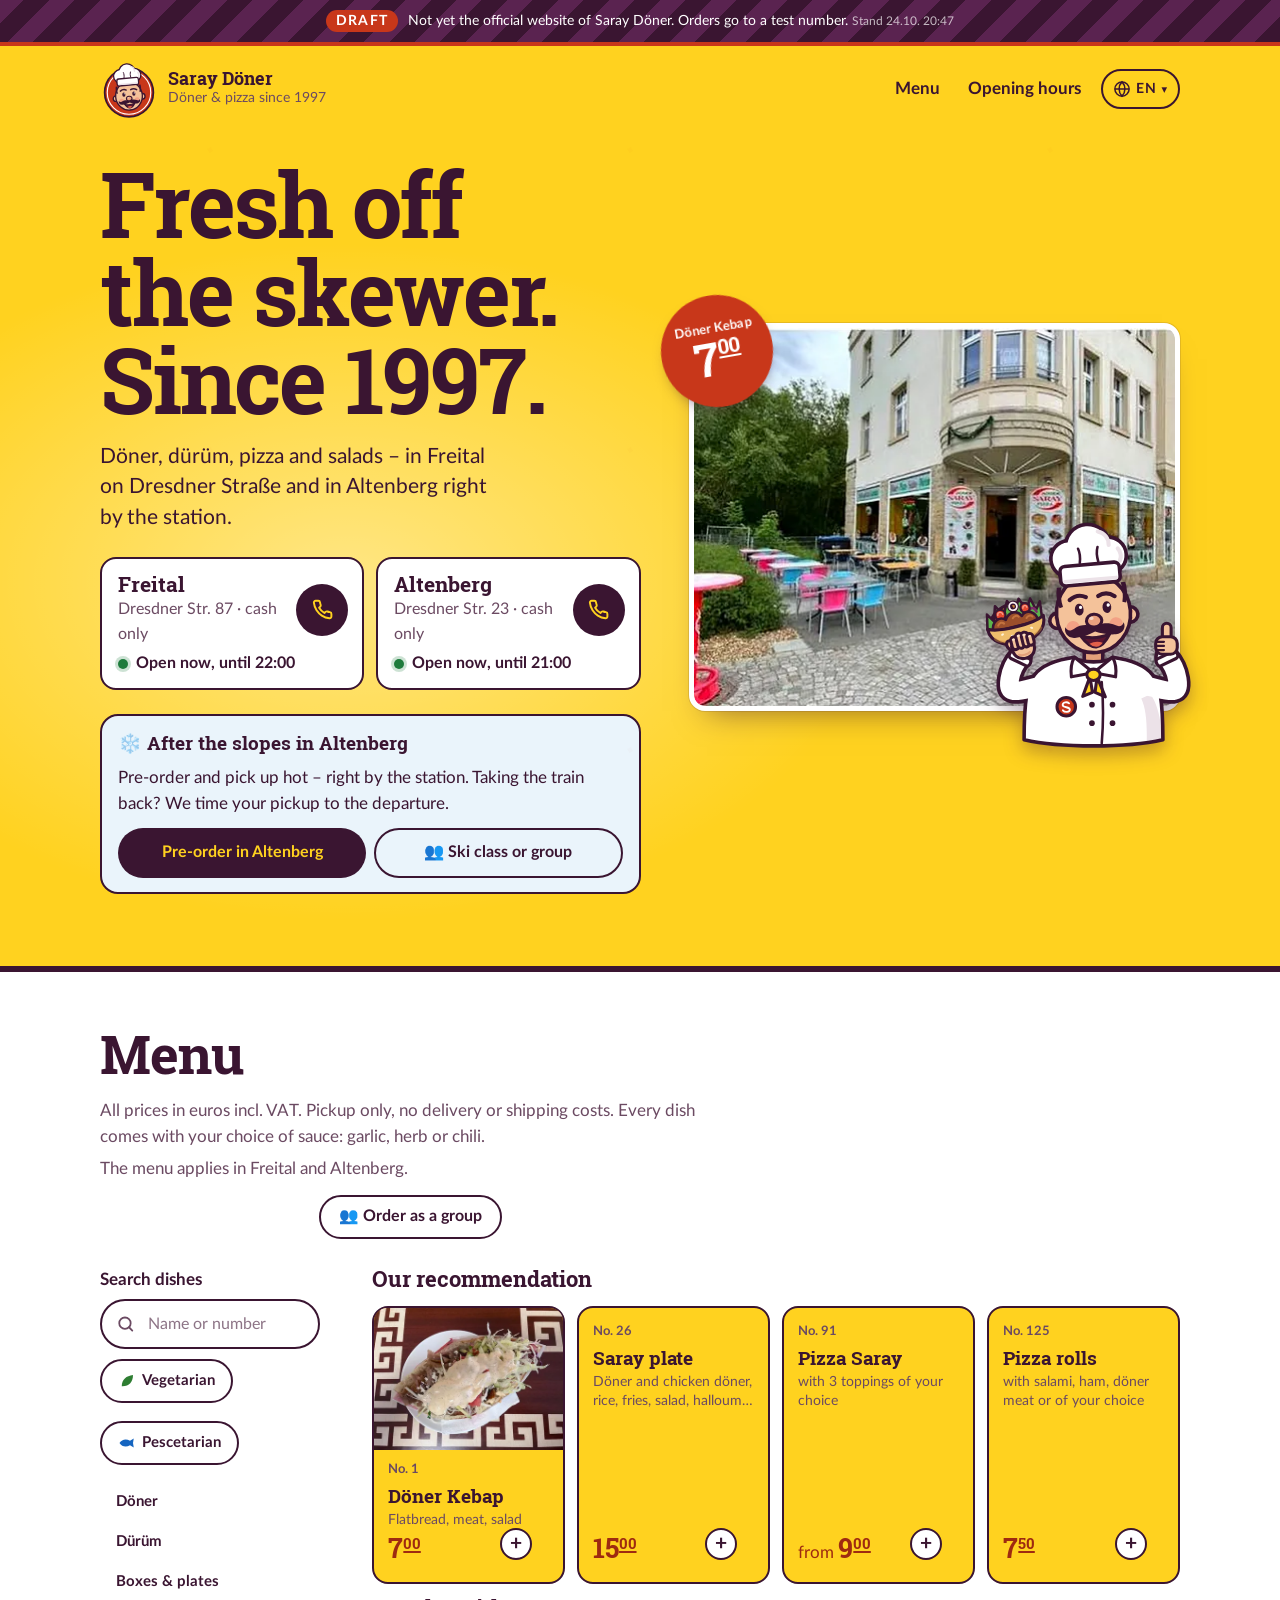
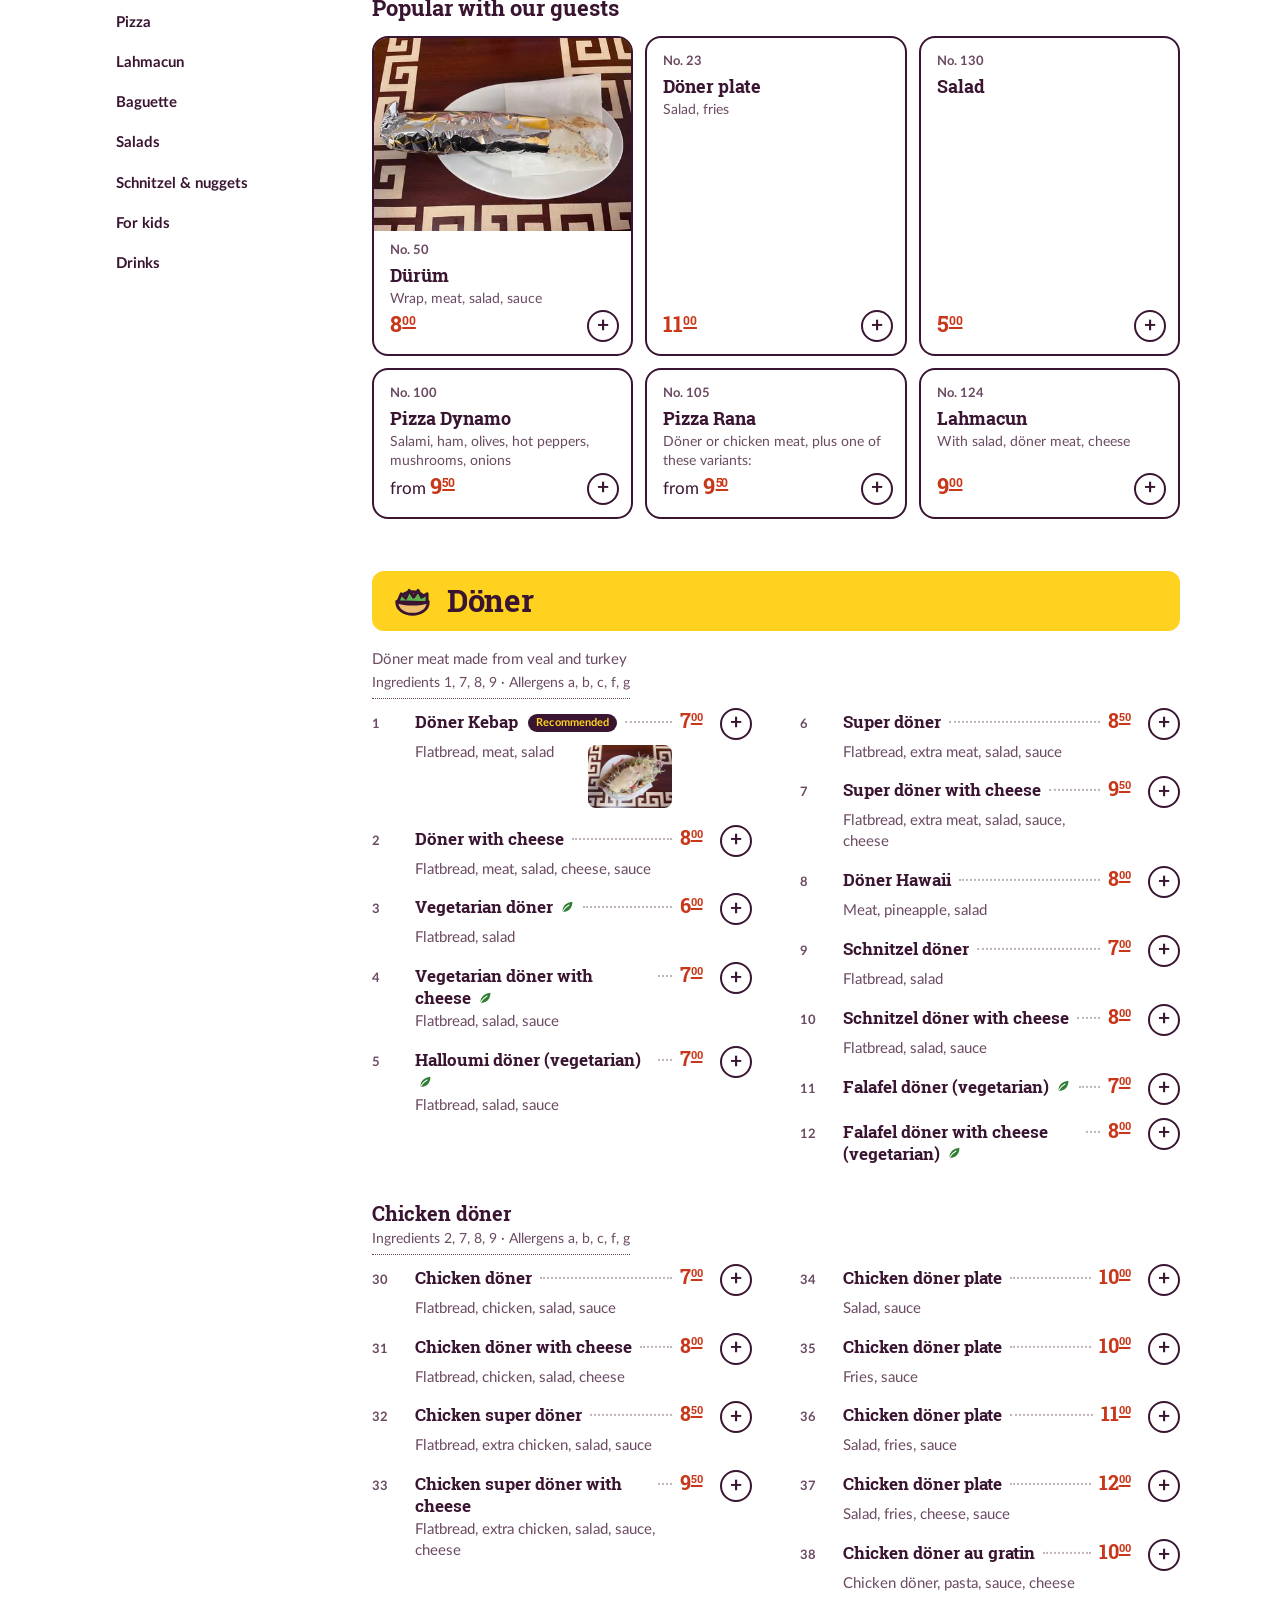
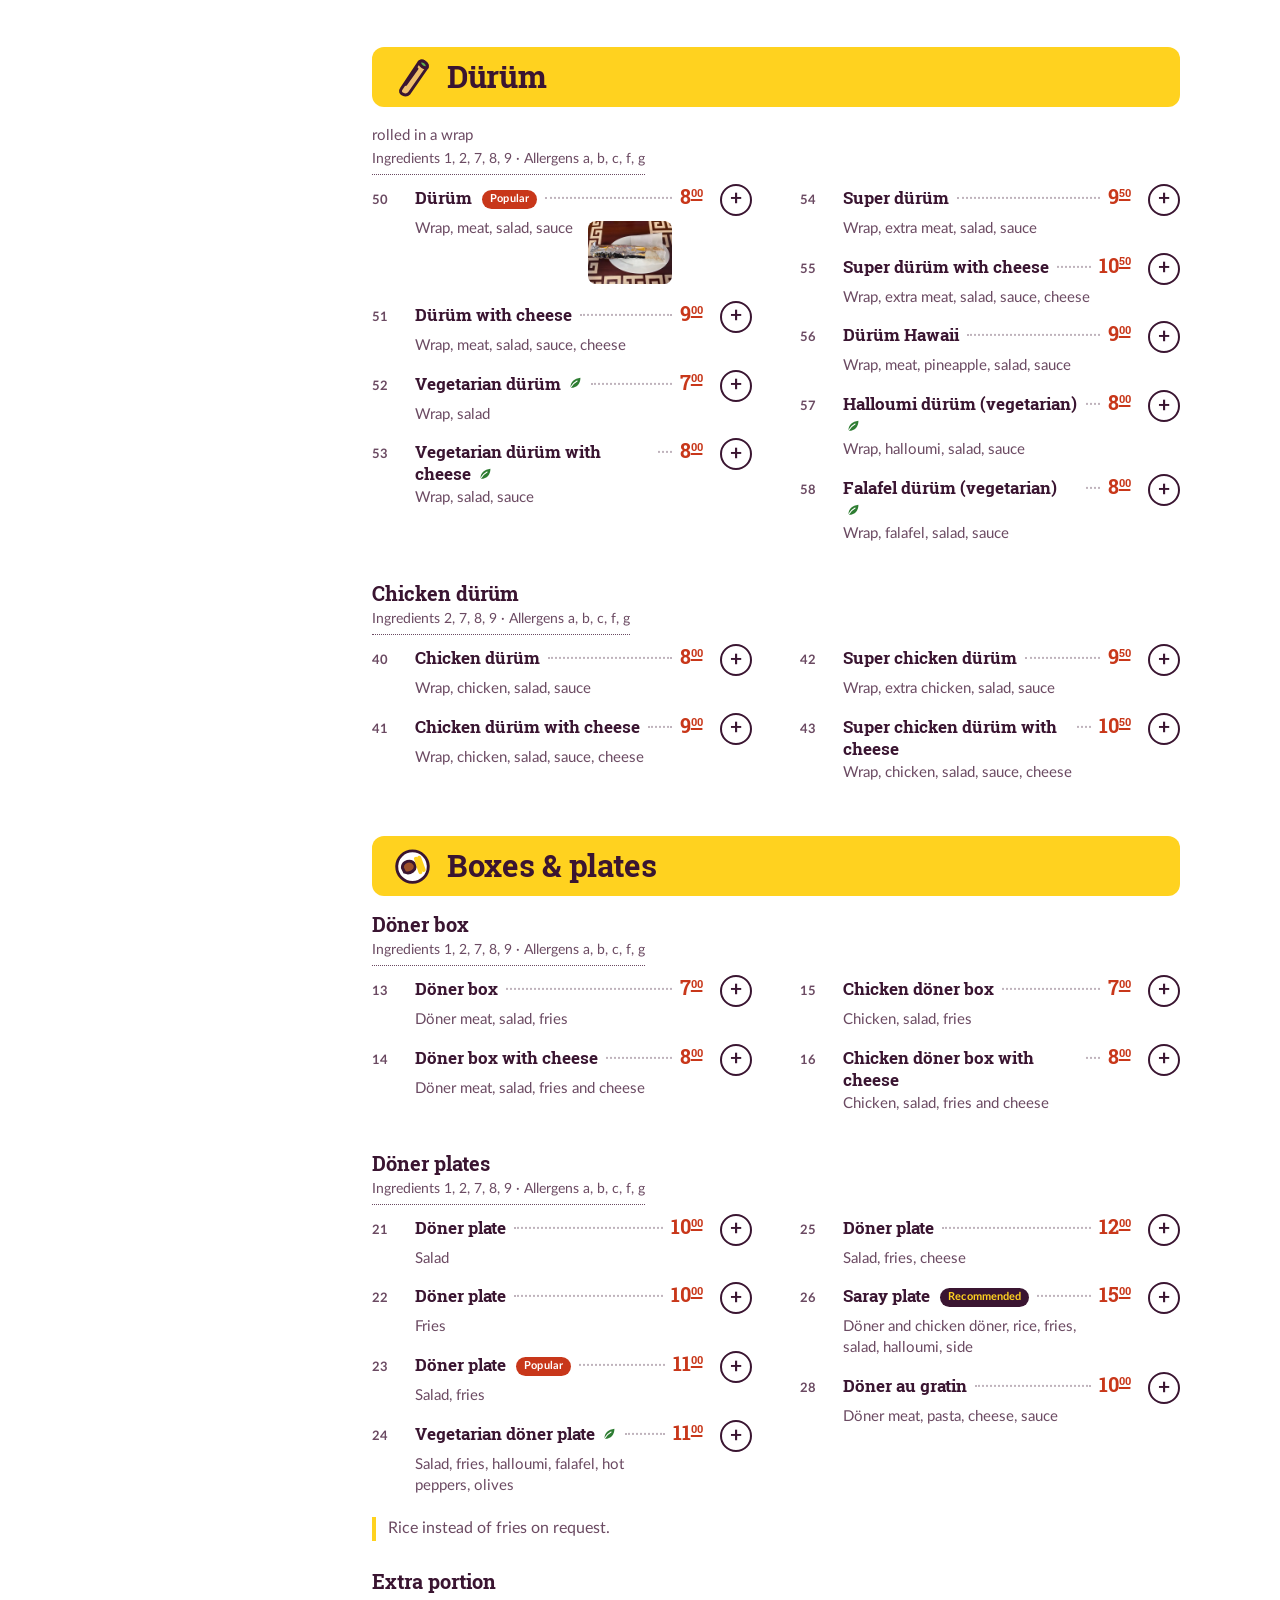
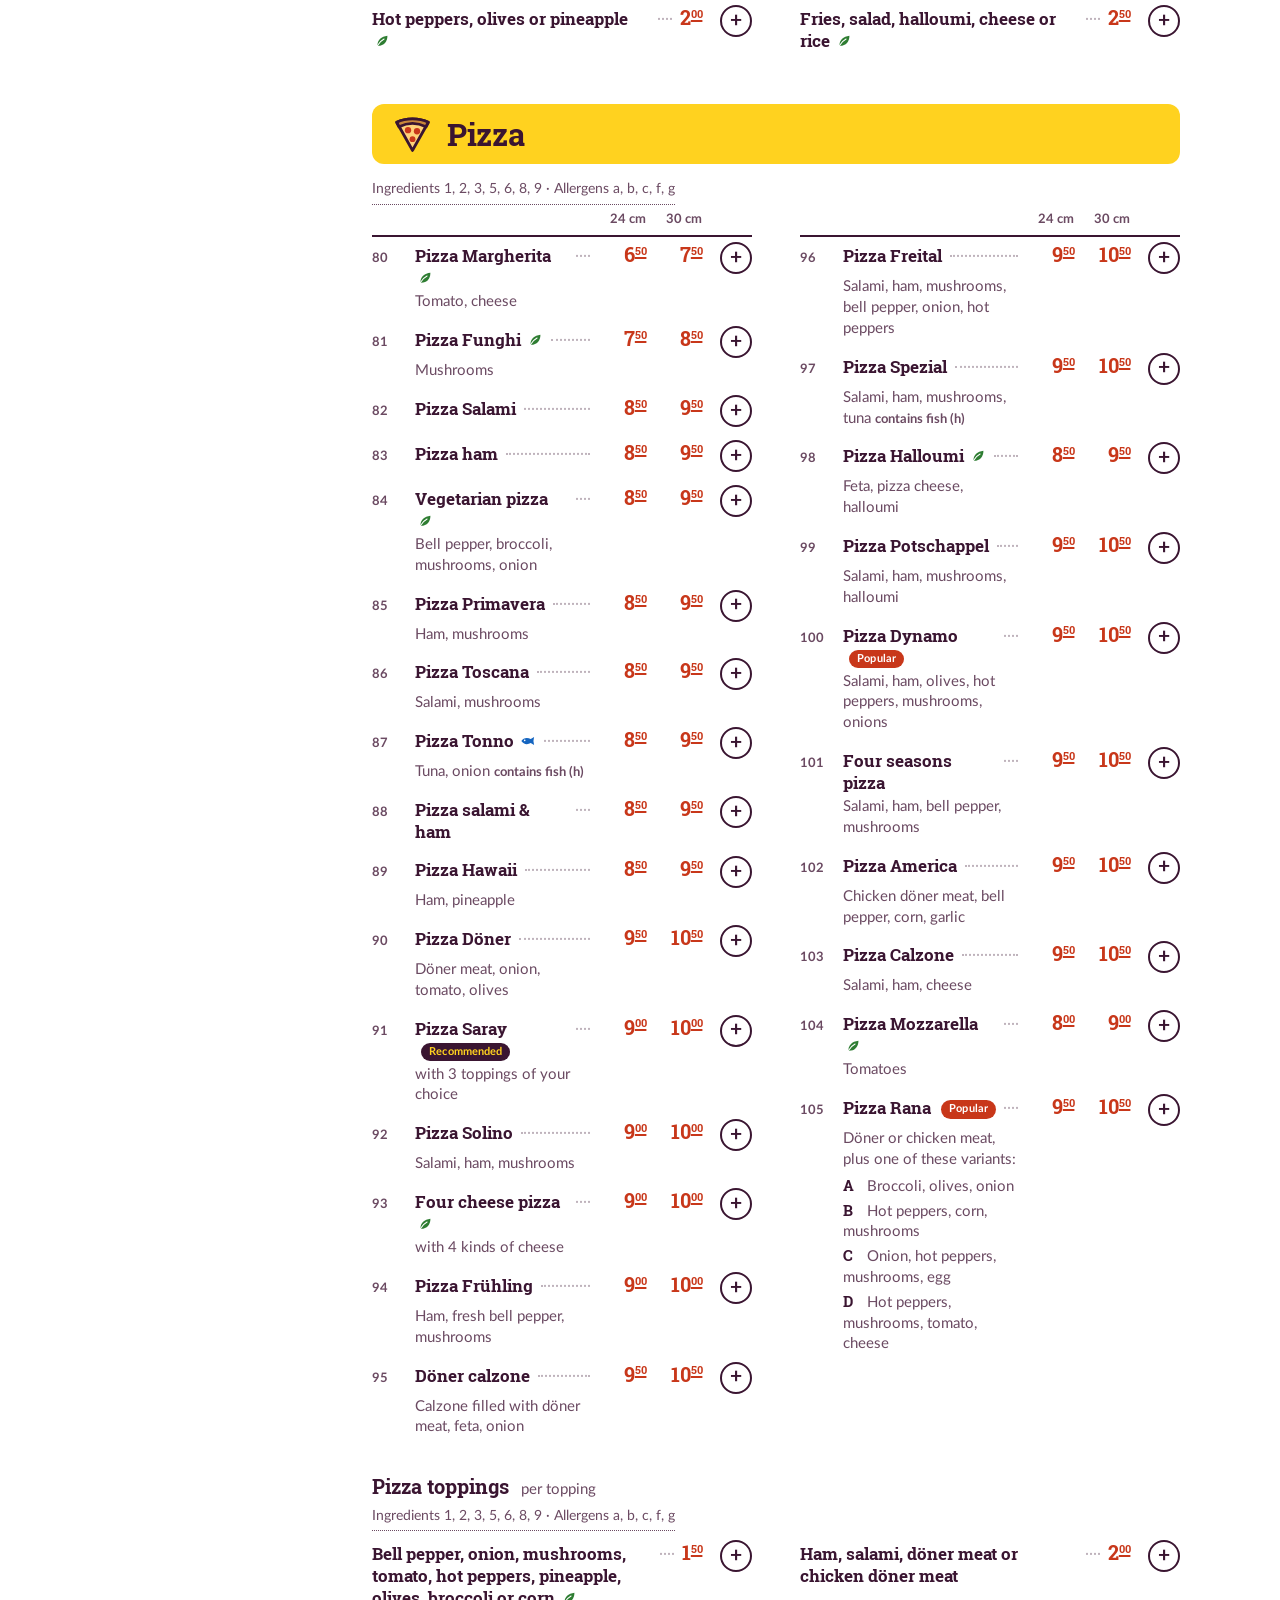
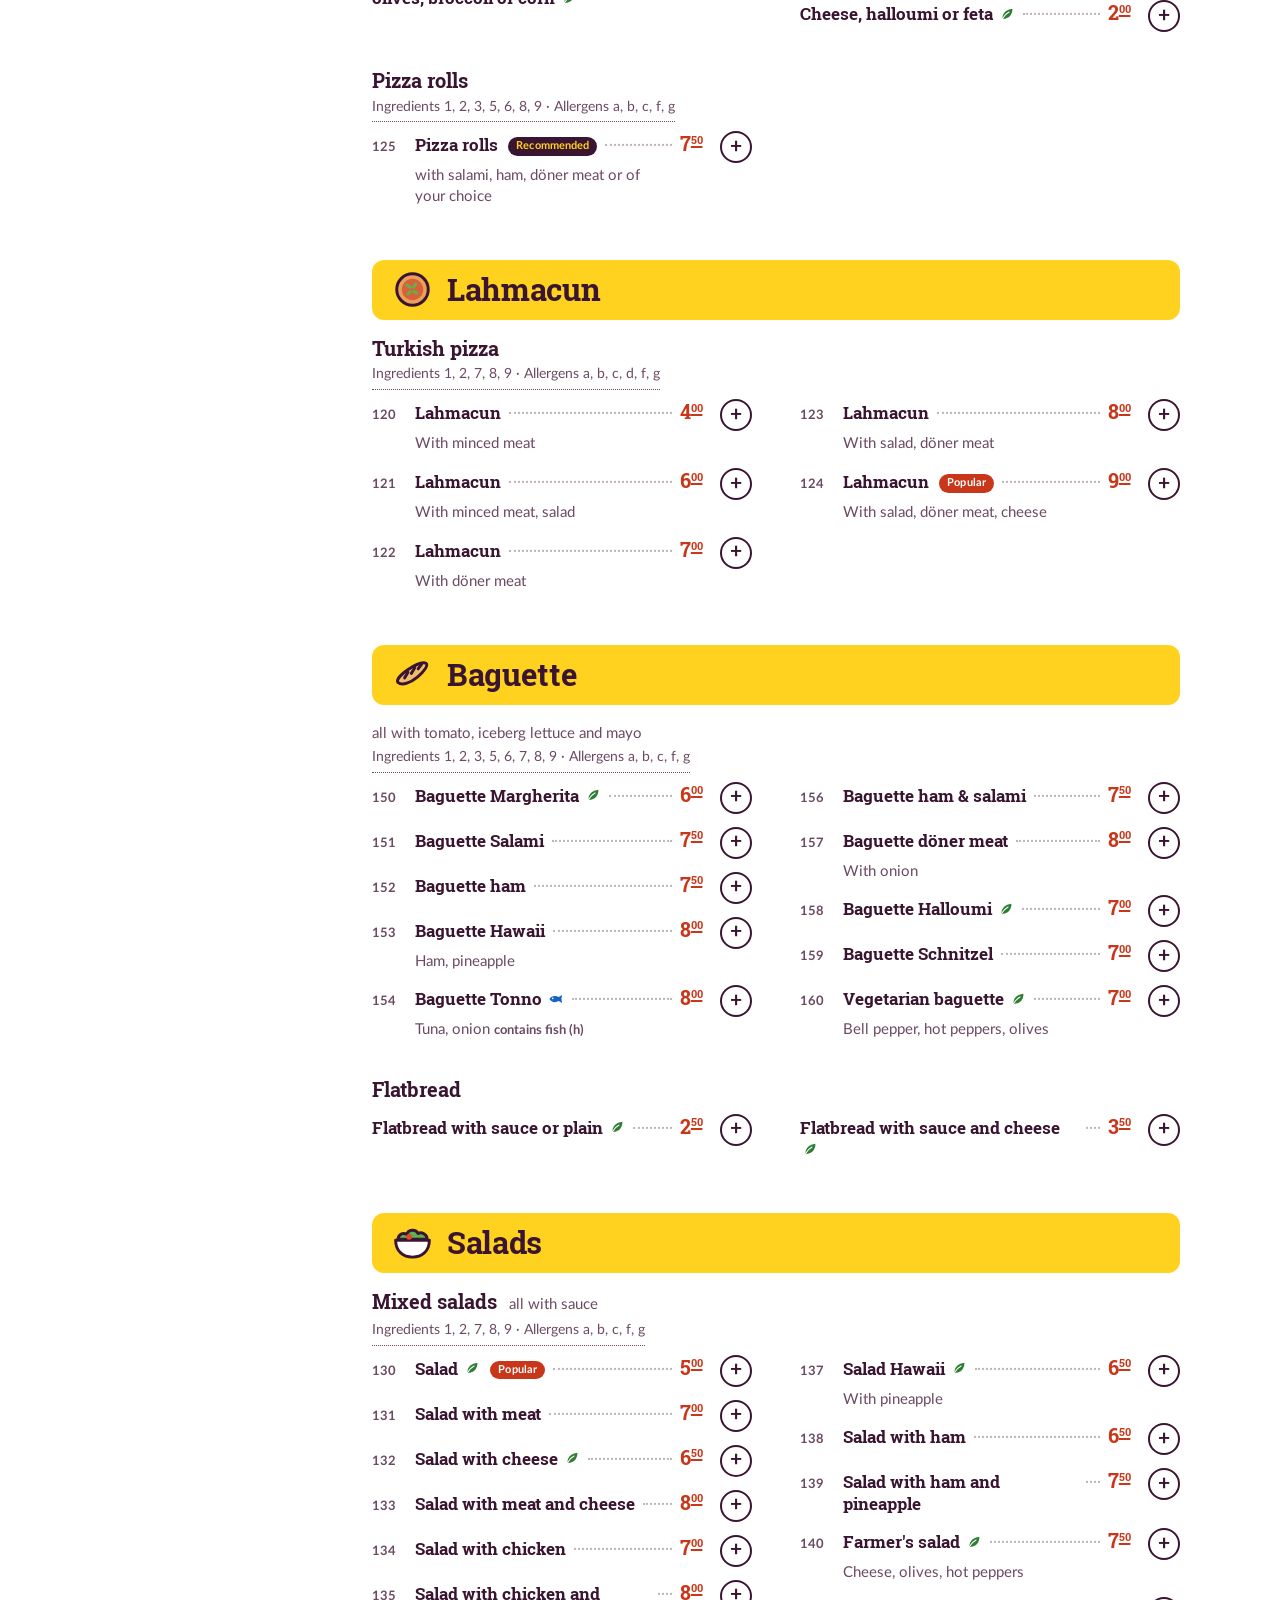
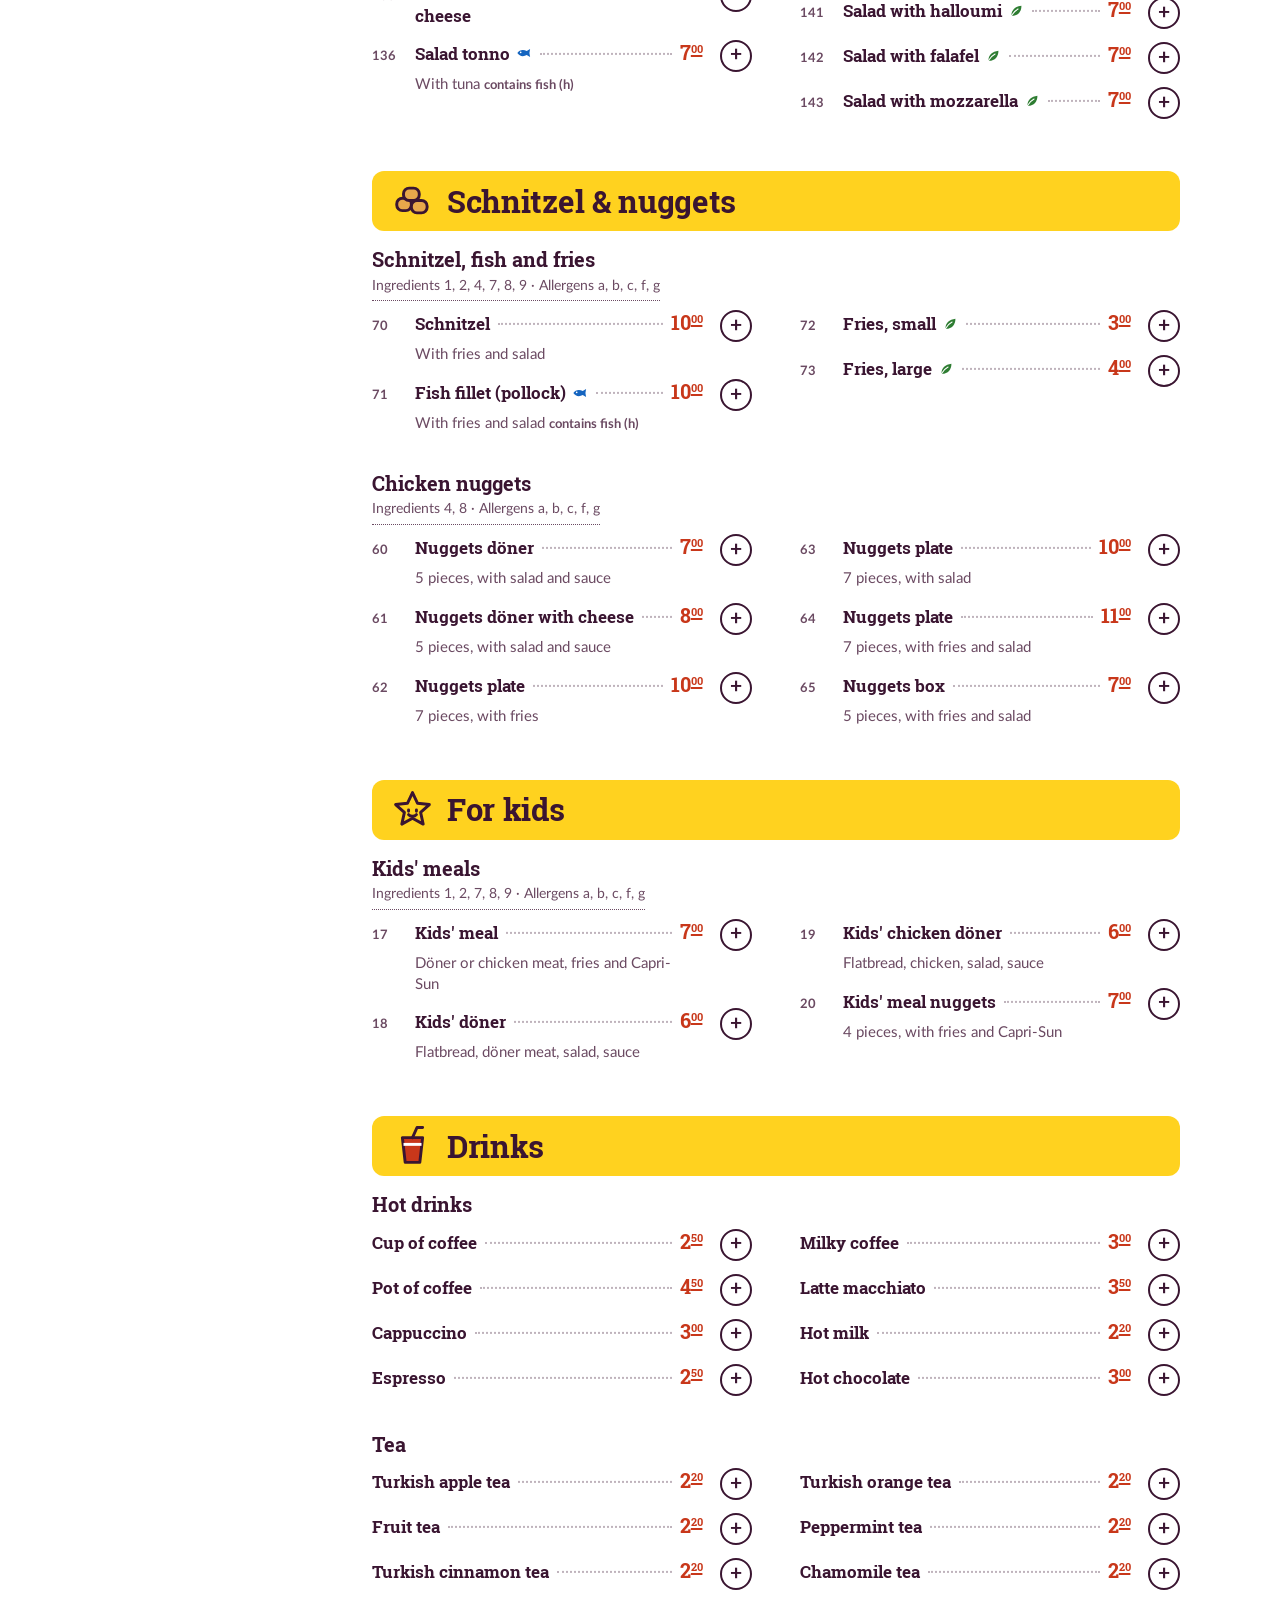
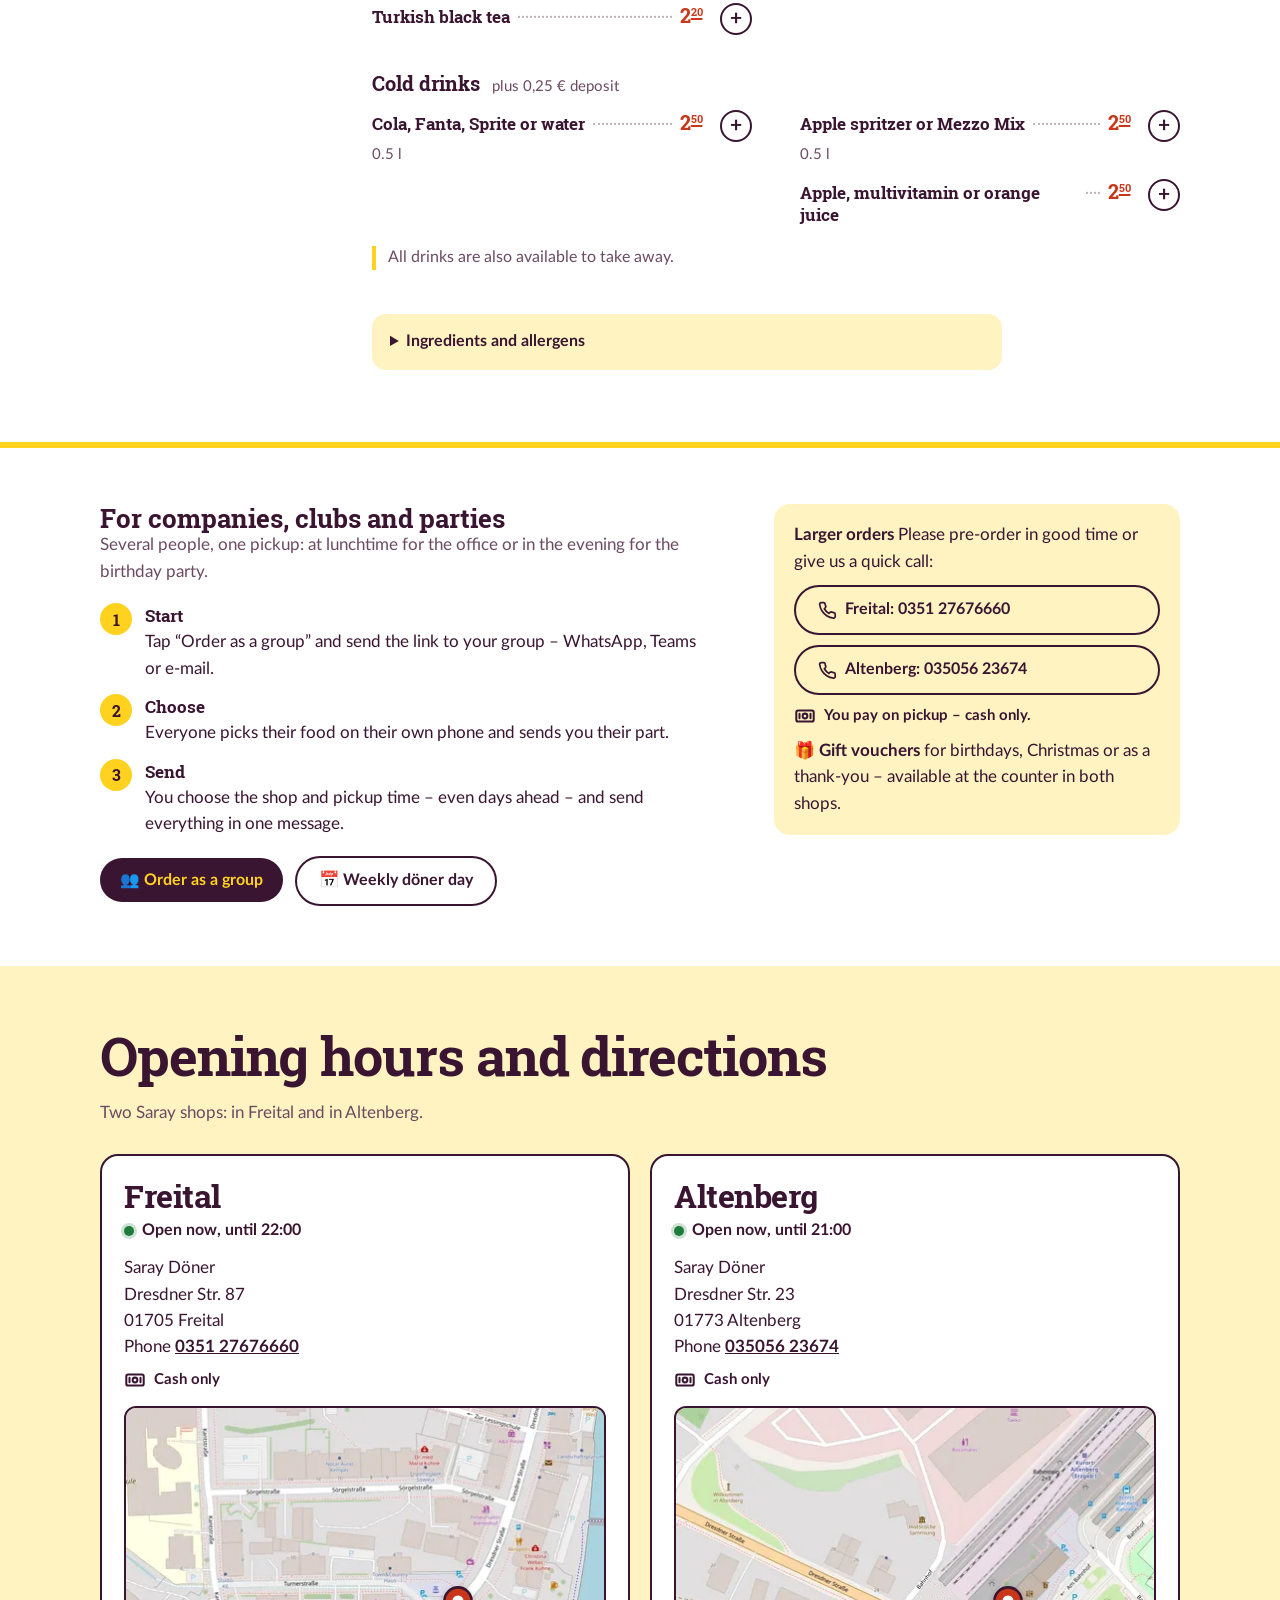
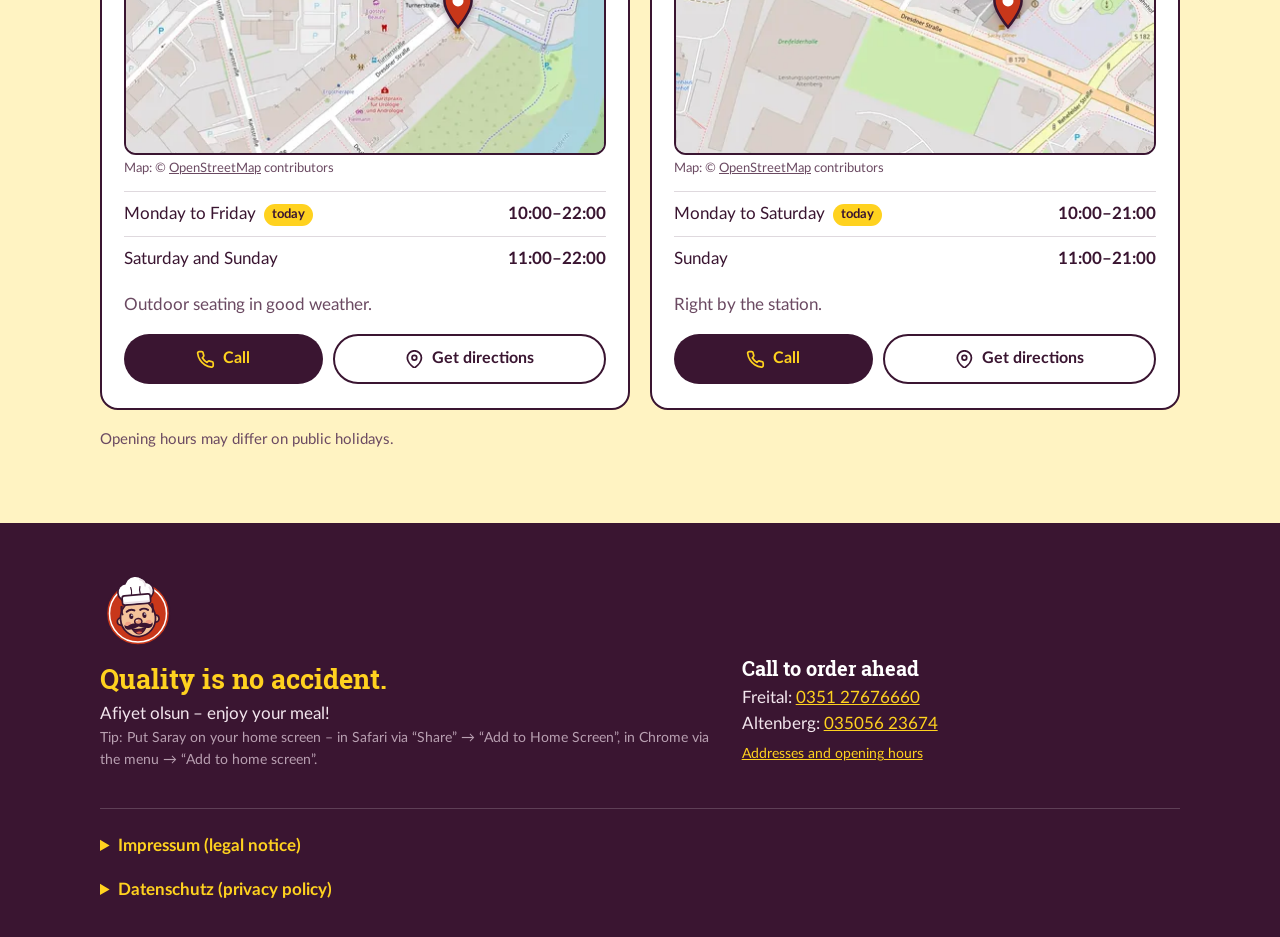
<file: docs/index.html>
<!doctype html>
<!--
  Saray Döner – neue Website (Stand: 16.10.2026)
  Vor dem Livegang: Impressum und Datenschutz unten ausfüllen (gelb markiert),
  Adresse/Öffnungszeiten Altenberg und Preise mit dem Inhaber gegenprüfen.
  Keine externen Dienste: Schriften und Fotos sind in dieser Datei eingebettet.
-->
<html lang="de">
<head>
<meta charset="utf-8">
<meta name="viewport" content="width=device-width, initial-scale=1, viewport-fit=cover">
<title>[Entwurf] Saray Döner Freital &amp; Altenberg – Döner, Pizza und Salate seit 1997</title>
<meta name="description" content="Saray Döner in Freital (Dresdner Str. 87) und Altenberg (Dresdner Str. 23): Döner, Dürüm, Pizza, Lahmacun und Salate. Speisekarte mit Preisen, Öffnungszeiten und Telefonnummern.">
<link rel="canonical" href="https://xn--saraydner-57a.de/">
<meta name="theme-color" content="#FFD21F">
<meta name="format-detection" content="telephone=no">
<meta property="og:type" content="website">
<meta property="og:locale" content="de_DE">
<meta property="og:title" content="Saray Döner – Freital &amp; Altenberg">
<meta property="og:description" content="Döner, Dürüm, Pizza und Salate seit 1997. Speisekarte, Öffnungszeiten und Telefon.">
<meta property="og:url" content="https://xn--saraydner-57a.de/">
<meta property="og:image" content="https://saray.micana.de/img/og-bild.jpg">
<meta property="og:image:width" content="1200">
<meta property="og:image:height" content="630">
<meta property="og:image:alt" content="Saray Döner: Laden in Freital mit dem Koch-Maskottchen – Frisch vom Spieß seit 1997">
<meta name="twitter:card" content="summary_large_image">
<link rel="icon" href="img/favicon-96.png" type="image/png" sizes="96x96">
<link rel="icon" href="img/saray-koch-kopf.svg" type="image/svg+xml">
<link rel="manifest" href="manifest.webmanifest">
<link rel="apple-touch-icon" href="img/app-180.png">
<meta name="apple-mobile-web-app-title" content="Saray">
<meta name="mobile-web-app-capable" content="yes">
<meta name="apple-mobile-web-app-capable" content="yes">
<meta name="robots" content="noindex">
<link rel="preload" href="fonts/Roboto-Slab-Bold.sub.woff" as="font" type="font/woff" crossorigin>
<link rel="preload" href="fonts/lato-normal.sub.woff" as="font" type="font/woff" crossorigin>
<link rel="stylesheet" href="css/style.css?v=6d9f2add">
<script type="application/ld+json">{"@context": "https://schema.org", "@graph": [{"@type": "Restaurant", "@id": "https://xn--saraydner-57a.de/#ort-freital", "name": "Saray Döner Freital", "url": "https://xn--saraydner-57a.de/", "telephone": "+49 351 27676660", "servesCuisine": ["Döner", "Pizza", "Türkisch"], "priceRange": "€", "paymentAccepted": "Cash", "currenciesAccepted": "EUR", "hasMenu": "https://xn--saraydner-57a.de/#speisekarte", "image": "https://xn--saraydner-57a.de/img/og-bild.jpg", "address": {"@type": "PostalAddress", "streetAddress": "Dresdner Str. 87", "postalCode": "01705", "addressLocality": "Freital", "addressCountry": "DE"}, "openingHoursSpecification": [{"@type": "OpeningHoursSpecification", "dayOfWeek": ["Monday", "Tuesday", "Wednesday", "Thursday", "Friday"], "opens": "10:00", "closes": "22:00"}, {"@type": "OpeningHoursSpecification", "dayOfWeek": ["Saturday", "Sunday"], "opens": "11:00", "closes": "22:00"}]}, {"@type": "Restaurant", "@id": "https://xn--saraydner-57a.de/#ort-altenberg", "name": "Saray Döner Altenberg", "url": "https://xn--saraydner-57a.de/", "telephone": "+49 35056 23674", "servesCuisine": ["Döner", "Pizza", "Türkisch"], "priceRange": "€", "paymentAccepted": "Cash", "currenciesAccepted": "EUR", "hasMenu": "https://xn--saraydner-57a.de/#speisekarte", "image": "https://xn--saraydner-57a.de/img/og-bild.jpg", "address": {"@type": "PostalAddress", "streetAddress": "Dresdner Str. 23", "postalCode": "01773", "addressLocality": "Altenberg", "addressCountry": "DE"}, "openingHoursSpecification": [{"@type": "OpeningHoursSpecification", "dayOfWeek": ["Monday", "Tuesday", "Wednesday", "Thursday", "Friday", "Saturday"], "opens": "10:00", "closes": "21:00"}, {"@type": "OpeningHoursSpecification", "dayOfWeek": ["Sunday"], "opens": "11:00", "closes": "21:00"}]}]}</script>
</head>
<body class="vorschau">
<div class="vorschau-band" role="note"><strong data-en="DRAFT">ENTWURF</strong> <span data-en="Not yet the official website of Saray Döner. Orders go to a test number.">Noch nicht die offizielle Seite von Saray Döner. Bestellungen gehen an eine Testnummer.</span> <small class="stand">Stand 24.10. 20:47</small></div>
<a class="skip" href="#speisekarte" data-en="Skip to menu">Zur Speisekarte springen</a>

<header class="kopf-band" id="oben">
  <div class="seitenkopf wrap">
    <a class="marke" href="#oben">
      <img class="logo" src="img/saray-koch-kopf.svg" width="58" height="58" alt="">
      <span class="marke-text"><b>Saray Döner</b><small data-en="Döner &amp; pizza since 1997">Döner &amp; Pizza seit 1997</small></span>
    </a>
    <nav class="kopf-nav" aria-label="Hauptmenü">
      <a href="#speisekarte" data-en="Menu">Menü</a><a href="#standorte" data-en="Opening hours">Öffnungszeiten</a>
      <span class="sprache-wahl"><button type="button" class="sprache" id="sprache" aria-label="Sprache / Language" aria-haspopup="true" aria-expanded="false" aria-controls="sprachen-menu"><svg class="globus" viewBox="0 0 24 24" aria-hidden="true" fill="none" stroke="currentColor" stroke-width="2"><circle cx="12" cy="12" r="9.5"/><path d="M2.5 12h19M12 2.5c2.6 2.7 3.9 5.9 3.9 9.5s-1.3 6.8-3.9 9.5c-2.6-2.7-3.9-5.9-3.9-9.5s1.3-6.8 3.9-9.5z"/></svg><span class="sp-code">DE</span><span class="sp-pfeil" aria-hidden="true">▾</span></button>
      <ul class="sprachen-menu" id="sprachen-menu" hidden></ul></span>
    </nav>
  </div>
</header>


<main id="inhalt">
<div class="buehne-band">
  <section class="buehne wrap" aria-labelledby="titel">
    <div class="buehne-text">
      <img class="koch-klein" src="img/saray-koch.svg" width="430" height="470" alt="">
      <h1 id="titel" data-en-html="Fresh off the skewer.&lt;br&gt; Since 1997.">Frisch vom Spieß.<br> Seit 1997.</h1>
      <p class="lead" data-en="Döner, dürüm, pizza and salads – in Freital on Dresdner Straße and in Altenberg right by the station.">Döner, Dürüm, Pizza und Salate – in Freital an der Dresdner Straße und in Altenberg direkt am Bahnhof.</p>
      <ul class="schilder" aria-label="Unsere Läden">
<li class="schild">
  <p class="schild-ort"><a class="schild-link" href="#ort-freital" data-en-aria="Freital: opening hours and directions" aria-label="Freital: Öffnungszeiten und Anfahrt">Freital</a></p>
  <p class="schild-adresse">Dresdner Str. 87<span data-en=" · cash only"> · nur Barzahlung</span></p>
  <p class="status" data-status="freital"><span class="punkt" aria-hidden="true"></span><span class="status-text">Mo–Fr 10–22 Uhr, Sa–So 11–22 Uhr</span></p>
  <a class="schild-tel" href="tel:+4935127676660" aria-label="Freital anrufen: 0351 27676660" title="0351 27676660"><svg class="ico" viewBox="0 0 24 24" aria-hidden="true"><path d="M22 16.92v3a2 2 0 0 1-2.18 2 19.79 19.79 0 0 1-8.63-3.07 19.5 19.5 0 0 1-6-6 19.79 19.79 0 0 1-3.07-8.67A2 2 0 0 1 4.11 2h3a2 2 0 0 1 2 1.72c.13.96.36 1.9.7 2.81a2 2 0 0 1-.45 2.11L8.09 9.91a16 16 0 0 0 6 6l1.27-1.27a2 2 0 0 1 2.11-.45c.91.34 1.85.57 2.81.7A2 2 0 0 1 22 16.92z"/></svg></a>
</li>
<li class="schild">
  <p class="schild-ort"><a class="schild-link" href="#ort-altenberg" data-en-aria="Altenberg: opening hours and directions" aria-label="Altenberg: Öffnungszeiten und Anfahrt">Altenberg</a></p>
  <p class="schild-adresse">Dresdner Str. 23<span data-en=" · cash only"> · nur Barzahlung</span></p>
  <p class="status" data-status="altenberg"><span class="punkt" aria-hidden="true"></span><span class="status-text">Mo–Sa 10–21 Uhr, So 11–21 Uhr</span></p>
  <a class="schild-tel" href="tel:+493505623674" aria-label="Altenberg anrufen: 035056 23674" title="035056 23674"><svg class="ico" viewBox="0 0 24 24" aria-hidden="true"><path d="M22 16.92v3a2 2 0 0 1-2.18 2 19.79 19.79 0 0 1-8.63-3.07 19.5 19.5 0 0 1-6-6 19.79 19.79 0 0 1-3.07-8.67A2 2 0 0 1 4.11 2h3a2 2 0 0 1 2 1.72c.13.96.36 1.9.7 2.81a2 2 0 0 1-.45 2.11L8.09 9.91a16 16 0 0 0 6 6l1.27-1.27a2 2 0 0 1 2.11-.45c.91.34 1.85.57 2.81.7A2 2 0 0 1 22 16.92z"/></svg></a>
</li>
      </ul>
      <aside class="winter" id="winter" hidden aria-label="Wintersaison Altenberg">
        <p class="winter-titel"><span aria-hidden="true">❄️ </span><span data-en="After the slopes in Altenberg">Nach der Piste in Altenberg</span></p>
        <p data-en="Pre-order and pick up hot – right by the station. Taking the train back? We time your pickup to the departure.">Vorbestellen und warm abholen – direkt am Bahnhof. Mit dem Zug zurück? Wir richten die Abholung nach der Abfahrt.</p>
        <div class="winter-knoepfe"><button type="button" class="knopf knopf-dunkel" id="winter-bestellen" data-en="Pre-order in Altenberg">In Altenberg vorbestellen</button>
        <button type="button" class="knopf knopf-linie" id="winter-gruppe" data-en="👥 Ski class or group">👥 Skikurs oder Gruppe</button></div>
      </aside>
    </div>
    <div class="bilder">
      <figure class="foto"><img src="img/laden_web.webp" srcset="img/laden_480.webp 480w, img/laden_web.webp 894w" sizes="(min-width: 900px) 440px, 100vw" width="894" height="700" decoding="async"
        alt="Der Laden von außen: Eckhaus mit grünen Schildern, davor Tische und bunte Stühle."></figure>
      <img class="koch" src="img/saray-koch.svg" width="430" height="470" alt="">
      <p class="sticker" aria-hidden="true"><small>Döner Kebap</small><b><span class="sticker-preis">7<span class="sr-only">,</span><span class="ct">00</span><span class="sr-only"> Euro</span></span></b></p>
    </div>
  </section>
</div>

<section class="karte" id="speisekarte" aria-labelledby="karte-titel">
  <div class="wrap">
    <header class="karte-kopf abschnitt-kopf">
      <h2 id="karte-titel" data-en="Menu">Speisekarte</h2>
      <p data-en="All prices in euros incl. VAT. Pickup only, no delivery or shipping costs. Every dish comes with your choice of sauce: garlic, herb or chili.">Alle Preise in Euro inkl. MwSt. Nur Abholung, keine Liefer- oder Versandkosten. Zu jedem Gericht gibt es Soße nach Wahl: Knoblauch, Kräuter oder Chili.</p>
      <p data-en="The menu applies in Freital and Altenberg.">Die Karte gilt in Freital und Altenberg.</p>
      <p class="sammel-start"><button type="button" class="knopf knopf-linie knopf-sammel" data-sammel-start data-en="👥 Order as a group">👥 Gemeinsam bestellen</button></p>
      <div class="sammel-band" id="sammel-band" hidden><p id="sammel-band-text"></p><button type="button" class="knopf-klein" id="sammel-ende" data-en="End">Beenden</button></div>
    </header>
    <div class="karte-layout">
      <div class="karte-seite">
        <div class="suche" role="search">
          <label for="suche-feld" data-en="Search dishes">Gericht suchen</label>
          <div class="suche-feld"><svg class="ico" viewBox="0 0 24 24" aria-hidden="true"><circle cx="11" cy="11" r="7"/><path d="M20 20l-4-4"/></svg><input id="suche-feld" type="search" placeholder="Name oder Nummer" data-en-ph="Name or number" autocomplete="off" enterkeyhint="search"></div>
          <div class="diaet" role="group" aria-label="Ernährung" data-en-aria="Diet">
          <button type="button" class="veg-schalter" id="veg-schalter" data-diaet="veg" aria-pressed="false"><svg viewBox="0 0 24 24" aria-hidden="true"><path d="M5 19C5 10 11 5 20 4c0 9-5 15-14 15z" fill="#2E7D32"/></svg><span data-en="Vegetarian">Vegetarisch</span></button>
          <button type="button" class="veg-schalter pesc" id="pesc-schalter" data-diaet="pesc" aria-pressed="false"><svg viewBox="0 0 24 24" aria-hidden="true"><path d="M2 12c3-5 9-6 14-3l5-3-1 6 1 6-5-3c-5 3-11 2-14-3z" fill="#1565C0"/></svg><span data-en="Pescetarian">Pescetarisch</span></button>
          </div>
        </div>
        <div class="kat-marke" aria-hidden="true"></div>
        <nav class="kategorien" aria-label="Kategorien der Speisekarte"><ul><li><a href="#doener" data-en="Döner">Döner</a></li><li><a href="#duerum" data-en="Dürüm">Dürüm</a></li><li><a href="#teller" data-en="Boxes &amp; plates">Box &amp; Teller</a></li><li><a href="#pizza" data-en="Pizza">Pizza</a></li><li><a href="#lahmacun" data-en="Lahmacun">Lahmacun</a></li><li><a href="#baguette" data-en="Baguette">Baguette</a></li><li><a href="#salate" data-en="Salads">Salate</a></li><li><a href="#schnitzel" data-en="Schnitzel &amp; nuggets">Schnitzel &amp; Nuggets</a></li><li><a href="#kinder" data-en="For kids">Für Kinder</a></li><li><a href="#getraenke" data-en="Drinks">Getränke</a></li></ul></nav>
      </div>
      <div class="karte-inhalt">
        <section class="letzte" id="letzte" hidden aria-labelledby="letzte-titel">
          <h3 id="letzte-titel" data-en="Same as last time?">Wie letztes Mal?</h3>
          <p class="letzte-liste" id="letzte-liste"></p>
          <button type="button" class="knopf knopf-dunkel" id="letzte-knopf" data-en="Order the same again">Nochmal so bestellen</button>
          <details class="letzte-mehr" id="letzte-mehr" hidden><summary data-en="Earlier orders">Frühere Bestellungen</summary><ul id="letzte-weitere"></ul></details>
        </section>
        <p class="treffer" aria-live="polite" hidden></p>
        <div class="nichts" hidden><p><span data-en="No dish matches">Kein Gericht passt zu</span> <q></q>.</p><button type="button" class="knopf knopf-linie" data-en="Clear search">Suche löschen</button></div>
<section class="beliebt" aria-label="Empfehlungen"><h3 class="beliebt-titel" data-en="Our recommendation">Wir empfehlen</h3><ul class="tipps tipps-empfehlung"><li class="tipp tipp-gross ohne-koch" data-fisch data-nur-diaet hidden data-k="87" data-n="Nr. 87 Pizza Tonno" data-d="Thunfisch, Zwiebel" data-p="850|950" data-g="24 cm|30 cm" data-t="P" data-v="" data-ne="No. 87 Pizza Tonno" data-nen="Pizza Tonno" data-dn="Tuna, onion"><a href="#nr-87"><span class="tipp-nr"><span data-en="No.">Nr.</span> 87</span><b class="tipp-name" data-en="Pizza Tonno">Pizza Tonno</b><span class="tipp-info" data-en="Tuna, onion">Thunfisch, Zwiebel</span><span class="tipp-preis"><span data-en="from ">ab </span><span class="preis">8<span class="sr-only">,</span><span class="ct">50</span><span class="sr-only"> Euro</span></span></span></a><button type="button" class="plus" aria-label="Pizza Tonno zur Bestellung hinzufügen" data-en-aria="Add Pizza Tonno to my order">+</button></li><li class="tipp tipp-gross ohne-koch" data-k="1" data-n="Nr. 1 Döner Kebap" data-d="Fladenbrot, Fleisch, Salat" data-p="700" data-g="" data-t="D" data-v="" data-ne="No. 1 Döner Kebap" data-nen="Döner Kebap" data-dn="Flatbread, meat, salad"><a href="#nr-1"><img class="tipp-foto" src="img/gerichte/nr-1-800.webp" srcset="img/gerichte/nr-1-400.webp 400w, img/gerichte/nr-1-800.webp 800w" sizes="(min-width: 900px) 260px, 50vw" width="800" height="600" loading="lazy" decoding="async" alt=""><span class="tipp-nr"><span data-en="No.">Nr.</span> 1</span><b class="tipp-name" data-en="Döner Kebap">Döner Kebap</b><span class="tipp-info" data-en="Flatbread, meat, salad">Fladenbrot, Fleisch, Salat</span><span class="tipp-preis"><span class="preis">7<span class="sr-only">,</span><span class="ct">00</span><span class="sr-only"> Euro</span></span></span></a><button type="button" class="plus" aria-label="Döner Kebap zur Bestellung hinzufügen" data-en-aria="Add Döner Kebap to my order">+</button></li><li class="tipp tipp-gross ohne-koch" data-veg data-nur-diaet hidden data-k="3" data-n="Nr. 3 Döner vegetarisch" data-d="Fladenbrot, Salat" data-p="600" data-g="" data-t="D" data-v="" data-ne="No. 3 Vegetarian döner" data-nen="Vegetarian döner" data-dn="Flatbread, salad"><a href="#nr-3"><span class="tipp-nr"><span data-en="No.">Nr.</span> 3</span><b class="tipp-name" data-en="Vegetarian döner">Döner vegetarisch</b><span class="tipp-info" data-en="Flatbread, salad">Fladenbrot, Salat</span><span class="tipp-preis"><span class="preis">6<span class="sr-only">,</span><span class="ct">00</span><span class="sr-only"> Euro</span></span></span></a><button type="button" class="plus" aria-label="Döner vegetarisch zur Bestellung hinzufügen" data-en-aria="Add Vegetarian döner to my order">+</button></li><li class="tipp tipp-gross ohne-koch" data-k="26" data-n="Nr. 26 Saray-Teller" data-d="Döner- und Hähnchendöner, Reis, Pommes, Salat, Halloumikäse, Beilage" data-p="1500" data-g="" data-t="D" data-v="" data-ne="No. 26 Saray plate" data-nen="Saray plate" data-dn="Döner and chicken döner, rice, fries, salad, halloumi, side"><a href="#nr-26"><span class="tipp-nr"><span data-en="No.">Nr.</span> 26</span><b class="tipp-name" data-en="Saray plate">Saray-Teller</b><span class="tipp-info" data-en="Döner and chicken döner, rice, fries, salad, halloumi, side">Döner- und Hähnchendöner, Reis, Pommes, Salat, Halloumikäse, Beilage</span><span class="tipp-preis"><span class="preis">15<span class="sr-only">,</span><span class="ct">00</span><span class="sr-only"> Euro</span></span></span></a><button type="button" class="plus" aria-label="Saray-Teller zur Bestellung hinzufügen" data-en-aria="Add Saray plate to my order">+</button></li><li class="tipp tipp-gross ohne-koch" data-veg data-k="91" data-n="Nr. 91 Pizza Saray" data-d="mit 3 Zutaten Ihrer Wahl" data-p="900|1000" data-g="24 cm|30 cm" data-t="S" data-v="" data-ne="No. 91 Pizza Saray" data-nen="Pizza Saray" data-dn="with 3 toppings of your choice"><a href="#nr-91"><span class="tipp-nr"><span data-en="No.">Nr.</span> 91</span><b class="tipp-name" data-en="Pizza Saray">Pizza Saray</b><span class="tipp-info" data-en="with 3 toppings of your choice">mit 3 Zutaten Ihrer Wahl</span><span class="tipp-preis"><span data-en="from ">ab </span><span class="preis">9<span class="sr-only">,</span><span class="ct">00</span><span class="sr-only"> Euro</span></span></span></a><button type="button" class="plus" aria-label="Pizza Saray zur Bestellung hinzufügen" data-en-aria="Add Pizza Saray to my order">+</button></li><li class="tipp tipp-gross ohne-koch" data-veg data-k="125" data-n="Nr. 125 Pizzabrötchen" data-d="mit Salami, Schinken, Dönerfleisch oder nach Wahl" data-p="750" data-g="" data-t="B" data-v="" data-ne="No. 125 Pizza rolls" data-nen="Pizza rolls" data-dn="with salami, ham, döner meat or of your choice"><a href="#nr-125"><span class="tipp-nr"><span data-en="No.">Nr.</span> 125</span><b class="tipp-name" data-en="Pizza rolls">Pizzabrötchen</b><span class="tipp-info" data-en="with salami, ham, döner meat or of your choice">mit Salami, Schinken, Dönerfleisch oder nach Wahl</span><span class="tipp-preis"><span class="preis">7<span class="sr-only">,</span><span class="ct">50</span><span class="sr-only"> Euro</span></span></span></a><button type="button" class="plus" aria-label="Pizzabrötchen zur Bestellung hinzufügen" data-en-aria="Add Pizza rolls to my order">+</button></li></ul><h3 class="beliebt-titel" data-en="Popular with our guests">Beliebt bei unseren Gästen</h3><ul class="tipps"><li class="tipp" data-veg data-nur-diaet hidden data-k="52" data-n="Nr. 52 Dürüm vegetarisch" data-d="Teigrolle, Salat" data-p="700" data-g="" data-t="D" data-v="" data-ne="No. 52 Vegetarian dürüm" data-nen="Vegetarian dürüm" data-dn="Wrap, salad"><a href="#nr-52"><span class="tipp-nr"><span data-en="No.">Nr.</span> 52</span><b class="tipp-name" data-en="Vegetarian dürüm">Dürüm vegetarisch</b><span class="tipp-info" data-en="Wrap, salad">Teigrolle, Salat</span><span class="tipp-preis"><span class="preis">7<span class="sr-only">,</span><span class="ct">00</span><span class="sr-only"> Euro</span></span></span></a><button type="button" class="plus" aria-label="Dürüm vegetarisch zur Bestellung hinzufügen" data-en-aria="Add Vegetarian dürüm to my order">+</button></li><li class="tipp" data-veg data-nur-diaet hidden data-k="5" data-n="Nr. 5 Halloumi-Döner, vegetarisch" data-d="Fladenbrot, Salat, Soße" data-p="700" data-g="" data-t="D" data-v="" data-ne="No. 5 Halloumi döner (vegetarian)" data-nen="Halloumi döner (vegetarian)" data-dn="Flatbread, salad, sauce"><a href="#nr-5"><span class="tipp-nr"><span data-en="No.">Nr.</span> 5</span><b class="tipp-name" data-en="Halloumi döner (vegetarian)">Halloumi-Döner, vegetarisch</b><span class="tipp-info" data-en="Flatbread, salad, sauce">Fladenbrot, Salat, Soße</span><span class="tipp-preis"><span class="preis">7<span class="sr-only">,</span><span class="ct">00</span><span class="sr-only"> Euro</span></span></span></a><button type="button" class="plus" aria-label="Halloumi-Döner, vegetarisch zur Bestellung hinzufügen" data-en-aria="Add Halloumi döner (vegetarian) to my order">+</button></li><li class="tipp" data-veg data-nur-diaet hidden data-k="58" data-n="Nr. 58 Falafel-Dürüm vegetarisch" data-d="Teigrolle, Falafel, Salat, Soße" data-p="800" data-g="" data-t="D" data-v="" data-ne="No. 58 Falafel dürüm (vegetarian)" data-nen="Falafel dürüm (vegetarian)" data-dn="Wrap, falafel, salad, sauce"><a href="#nr-58"><span class="tipp-nr"><span data-en="No.">Nr.</span> 58</span><b class="tipp-name" data-en="Falafel dürüm (vegetarian)">Falafel-Dürüm vegetarisch</b><span class="tipp-info" data-en="Wrap, falafel, salad, sauce">Teigrolle, Falafel, Salat, Soße</span><span class="tipp-preis"><span class="preis">8<span class="sr-only">,</span><span class="ct">00</span><span class="sr-only"> Euro</span></span></span></a><button type="button" class="plus" aria-label="Falafel-Dürüm vegetarisch zur Bestellung hinzufügen" data-en-aria="Add Falafel dürüm (vegetarian) to my order">+</button></li><li class="tipp" data-veg data-nur-diaet hidden data-k="24" data-n="Nr. 24 Döner-Teller vegetarisch" data-d="Salat, Pommes, Halloumi, Falafel, Peperoni, Oliven" data-p="1100" data-g="" data-t="D" data-v="" data-ne="No. 24 Vegetarian döner plate" data-nen="Vegetarian döner plate" data-dn="Salad, fries, halloumi, falafel, hot peppers, olives"><a href="#nr-24"><span class="tipp-nr"><span data-en="No.">Nr.</span> 24</span><b class="tipp-name" data-en="Vegetarian döner plate">Döner-Teller vegetarisch</b><span class="tipp-info" data-en="Salad, fries, halloumi, falafel, hot peppers, olives">Salat, Pommes, Halloumi, Falafel, Peperoni, Oliven</span><span class="tipp-preis"><span class="preis">11<span class="sr-only">,</span><span class="ct">00</span><span class="sr-only"> Euro</span></span></span></a><button type="button" class="plus" aria-label="Döner-Teller vegetarisch zur Bestellung hinzufügen" data-en-aria="Add Vegetarian döner plate to my order">+</button></li><li class="tipp" data-veg data-nur-diaet hidden data-k="84" data-n="Nr. 84 Pizza vegetarisch" data-d="Paprika, Brokkoli, Champignon, Zwiebel" data-p="850|950" data-g="24 cm|30 cm" data-t="P" data-v="" data-ne="No. 84 Vegetarian pizza" data-nen="Vegetarian pizza" data-dn="Bell pepper, broccoli, mushrooms, onion"><a href="#nr-84"><span class="tipp-nr"><span data-en="No.">Nr.</span> 84</span><b class="tipp-name" data-en="Vegetarian pizza">Pizza vegetarisch</b><span class="tipp-info" data-en="Bell pepper, broccoli, mushrooms, onion">Paprika, Brokkoli, Champignon, Zwiebel</span><span class="tipp-preis"><span data-en="from ">ab </span><span class="preis">8<span class="sr-only">,</span><span class="ct">50</span><span class="sr-only"> Euro</span></span></span></a><button type="button" class="plus" aria-label="Pizza vegetarisch zur Bestellung hinzufügen" data-en-aria="Add Vegetarian pizza to my order">+</button></li><li class="tipp" data-k="50" data-n="Nr. 50 Dürüm" data-d="Teigrolle, Fleisch, Salat, Soße" data-p="800" data-g="" data-t="D" data-v="" data-ne="No. 50 Dürüm" data-nen="Dürüm" data-dn="Wrap, meat, salad, sauce"><a href="#nr-50"><img class="tipp-foto" src="img/gerichte/nr-50-800.webp" srcset="img/gerichte/nr-50-400.webp 400w, img/gerichte/nr-50-800.webp 800w" sizes="(min-width: 900px) 260px, 50vw" width="800" height="600" loading="lazy" decoding="async" alt=""><span class="tipp-nr"><span data-en="No.">Nr.</span> 50</span><b class="tipp-name" data-en="Dürüm">Dürüm</b><span class="tipp-info" data-en="Wrap, meat, salad, sauce">Teigrolle, Fleisch, Salat, Soße</span><span class="tipp-preis"><span class="preis">8<span class="sr-only">,</span><span class="ct">00</span><span class="sr-only"> Euro</span></span></span></a><button type="button" class="plus" aria-label="Dürüm zur Bestellung hinzufügen" data-en-aria="Add Dürüm to my order">+</button></li><li class="tipp" data-k="23" data-n="Nr. 23 Döner-Teller" data-d="Salat, Pommes" data-p="1100" data-g="" data-t="D" data-v="" data-ne="No. 23 Döner plate" data-nen="Döner plate" data-dn="Salad, fries"><a href="#nr-23"><span class="tipp-nr"><span data-en="No.">Nr.</span> 23</span><b class="tipp-name" data-en="Döner plate">Döner-Teller</b><span class="tipp-info" data-en="Salad, fries">Salat, Pommes</span><span class="tipp-preis"><span class="preis">11<span class="sr-only">,</span><span class="ct">00</span><span class="sr-only"> Euro</span></span></span></a><button type="button" class="plus" aria-label="Döner-Teller zur Bestellung hinzufügen" data-en-aria="Add Döner plate to my order">+</button></li><li class="tipp" data-veg data-k="130" data-n="Nr. 130 Salat" data-d="" data-p="500" data-g="" data-t="SA" data-v="" data-ne="No. 130 Salad" data-nen="Salad" data-dn=""><a href="#nr-130"><span class="tipp-nr"><span data-en="No.">Nr.</span> 130</span><b class="tipp-name" data-en="Salad">Salat</b><span class="tipp-info" data-en=""></span><span class="tipp-preis"><span class="preis">5<span class="sr-only">,</span><span class="ct">00</span><span class="sr-only"> Euro</span></span></span></a><button type="button" class="plus" aria-label="Salat zur Bestellung hinzufügen" data-en-aria="Add Salad to my order">+</button></li><li class="tipp" data-k="100" data-n="Nr. 100 Pizza Dynamo" data-d="Salami, Schinken, Oliven, Peperoni, Champignon, Zwiebeln" data-p="950|1050" data-g="24 cm|30 cm" data-t="P" data-v="" data-ne="No. 100 Pizza Dynamo" data-nen="Pizza Dynamo" data-dn="Salami, ham, olives, hot peppers, mushrooms, onions"><a href="#nr-100"><span class="tipp-nr"><span data-en="No.">Nr.</span> 100</span><b class="tipp-name" data-en="Pizza Dynamo">Pizza Dynamo</b><span class="tipp-info" data-en="Salami, ham, olives, hot peppers, mushrooms, onions">Salami, Schinken, Oliven, Peperoni, Champignon, Zwiebeln</span><span class="tipp-preis"><span data-en="from ">ab </span><span class="preis">9<span class="sr-only">,</span><span class="ct">50</span><span class="sr-only"> Euro</span></span></span></a><button type="button" class="plus" aria-label="Pizza Dynamo zur Bestellung hinzufügen" data-en-aria="Add Pizza Dynamo to my order">+</button></li><li class="tipp" data-k="105" data-n="Nr. 105 Pizza Rana" data-d="Döner- oder Hähnchenfleisch, dazu eine dieser Varianten:" data-p="950|1050" data-g="24 cm|30 cm" data-t="R" data-v="A: Brokkoli, Oliven, Zwiebel|B: Peperoni, Mais, Champignon|C: Zwiebel, Peperoni, Champignon, Ei|D: Peperoni, Champignon, Tomate, Käse" data-ne="No. 105 Pizza Rana" data-nen="Pizza Rana" data-dn="Döner or chicken meat, plus one of these variants:"><a href="#nr-105"><span class="tipp-nr"><span data-en="No.">Nr.</span> 105</span><b class="tipp-name" data-en="Pizza Rana">Pizza Rana</b><span class="tipp-info" data-en="Döner or chicken meat, plus one of these variants:">Döner- oder Hähnchenfleisch, dazu eine dieser Varianten:</span><span class="tipp-preis"><span data-en="from ">ab </span><span class="preis">9<span class="sr-only">,</span><span class="ct">50</span><span class="sr-only"> Euro</span></span></span></a><button type="button" class="plus" aria-label="Pizza Rana zur Bestellung hinzufügen" data-en-aria="Add Pizza Rana to my order">+</button></li><li class="tipp" data-k="124" data-n="Nr. 124 Lahmacun" data-d="mit Salat, Dönerfleisch, Käse" data-p="900" data-g="" data-t="D" data-v="" data-ne="No. 124 Lahmacun" data-nen="Lahmacun" data-dn="With salad, döner meat, cheese"><a href="#nr-124"><span class="tipp-nr"><span data-en="No.">Nr.</span> 124</span><b class="tipp-name" data-en="Lahmacun">Lahmacun</b><span class="tipp-info" data-en="With salad, döner meat, cheese">mit Salat, Dönerfleisch, Käse</span><span class="tipp-preis"><span class="preis">9<span class="sr-only">,</span><span class="ct">00</span><span class="sr-only"> Euro</span></span></span></a><button type="button" class="plus" aria-label="Lahmacun zur Bestellung hinzufügen" data-en-aria="Add Lahmacun to my order">+</button></li></ul></section>
<section class="gruppe" id="doener" aria-labelledby="g-doener">
<h3 class="band" id="g-doener"><svg class="band-icon" viewBox="0 0 40 40" aria-hidden="true"><path d="M8 22 C8 9 32 9 32 22 Z" fill="#C9873A" stroke="#3A1531" stroke-width="2.6" stroke-linejoin="round"/><path d="M7 21 L10 14 L14 18 L17 11 L21 17 L25 11 L28 17 L33 14 L33 22 Z" fill="#5DB44C" stroke="#3A1531" stroke-width="2.6" stroke-linejoin="round"/><path d="M6 21 C6 36 34 36 34 21 C26 24 14 24 6 21 Z" fill="#EFBE6C" stroke="#3A1531" stroke-width="2.6" stroke-linejoin="round"/></svg><span data-en="Döner">Döner</span></h3>
<div class="abschnitt">
<p class="abschnitt-titel solo"><span class="abschnitt-info" data-en="Döner meat made from veal and turkey">Dönerfleisch aus Kalb und Pute</span></p>
<p class="kennz"><a href="#allergene" data-allergene><span data-en="Ingredients">Inhaltsstoffe</span> <abbr title="Döner">1</abbr>, <abbr title="Fladenbrot">7</abbr>, <abbr title="Soße">8</abbr>, <abbr title="Käse in Salzlake, 40 % Fett i. Tr.">9</abbr> · <span data-en="Allergens">Allergene</span> <abbr title="Weizenmehl" data-en-title="Wheat flour">a</abbr>, <abbr title="Milch und Milcherzeugnisse" data-en-title="Milk and milk products">b</abbr>, <abbr title="Sellerie, Senf, Soja" data-en-title="Celery, mustard, soy">c</abbr>, <abbr title="Hühnereiweißpulver" data-en-title="Egg white powder">f</abbr>, <abbr title="Sesam" data-en-title="Sesame">g</abbr></a></p>
<ul class="liste" style="--zeilen:6">
<li class="gericht ist-beliebt" id="nr-1" data-s="1 Döner Kebap Fladenbrot, Fleisch, Salat Döner Döner Döner Kebap Flatbread, meat, salad Döner Döner empfehlung" data-k="1" data-n="Nr. 1 Döner Kebap" data-d="Fladenbrot, Fleisch, Salat" data-p="700" data-g="" data-t="D" data-v="" data-ne="No. 1 Döner Kebap" data-nen="Döner Kebap" data-dn="Flatbread, meat, salad"><span class="nr"><span class="sr-only">Nr. </span>1</span><span class="zeile"><span class="name"><span data-en="Döner Kebap">Döner Kebap</span> <span class="marke-beliebt marke-empfehlung" data-en="Recommended">Empfehlung</span></span><span class="punkte" aria-hidden="true"></span></span><span class="preis">7<span class="sr-only">,</span><span class="ct">00</span><span class="sr-only"> Euro</span></span><button type="button" class="plus" aria-label="Döner Kebap zur Bestellung hinzufügen" data-en-aria="Add Döner Kebap to my order">+</button><div class="info"><img class="gericht-foto" src="img/gerichte/nr-1-400.webp" width="400" height="300" loading="lazy" decoding="async" alt="Foto: Döner Kebap"><span data-en="Flatbread, meat, salad">Fladenbrot, Fleisch, Salat</span></div></li>
<li class="gericht" id="nr-2" data-s="2 Döner mit Käse Fladenbrot, Fleisch, Salat, Käse, Soße Döner Döner Döner with cheese Flatbread, meat, salad, cheese, sauce Döner Döner" data-k="2" data-n="Nr. 2 Döner mit Käse" data-d="Fladenbrot, Fleisch, Salat, Käse, Soße" data-p="800" data-g="" data-t="D" data-v="" data-ne="No. 2 Döner with cheese" data-nen="Döner with cheese" data-dn="Flatbread, meat, salad, cheese, sauce"><span class="nr"><span class="sr-only">Nr. </span>2</span><span class="zeile"><span class="name"><span data-en="Döner with cheese">Döner mit Käse</span></span><span class="punkte" aria-hidden="true"></span></span><span class="preis">8<span class="sr-only">,</span><span class="ct">00</span><span class="sr-only"> Euro</span></span><button type="button" class="plus" aria-label="Döner mit Käse zur Bestellung hinzufügen" data-en-aria="Add Döner with cheese to my order">+</button><div class="info"><span data-en="Flatbread, meat, salad, cheese, sauce">Fladenbrot, Fleisch, Salat, Käse, Soße</span></div></li>
<li class="gericht" id="nr-3" data-s="3 Döner vegetarisch Fladenbrot, Salat Döner Döner Vegetarian döner Flatbread, salad Döner Döner vegetarisch vegetarian" data-veg data-k="3" data-n="Nr. 3 Döner vegetarisch" data-d="Fladenbrot, Salat" data-p="600" data-g="" data-t="D" data-v="" data-ne="No. 3 Vegetarian döner" data-nen="Vegetarian döner" data-dn="Flatbread, salad"><span class="nr"><span class="sr-only">Nr. </span>3</span><span class="zeile"><span class="name"><span data-en="Vegetarian döner">Döner vegetarisch</span> <svg class="veg" viewBox="0 0 24 24" role="img" aria-label="vegetarisch" data-en-aria="vegetarian"><title>vegetarisch</title><path d="M5 19C5 10 11 5 20 4c0 9-5 15-14 15z" fill="#2E7D32"/><path d="M5 19c3-5 6-8 10-10" fill="none" stroke="#fff" stroke-width="1.6" stroke-linecap="round"/></svg></span><span class="punkte" aria-hidden="true"></span></span><span class="preis">6<span class="sr-only">,</span><span class="ct">00</span><span class="sr-only"> Euro</span></span><button type="button" class="plus" aria-label="Döner vegetarisch zur Bestellung hinzufügen" data-en-aria="Add Vegetarian döner to my order">+</button><div class="info"><span data-en="Flatbread, salad">Fladenbrot, Salat</span></div></li>
<li class="gericht" id="nr-4" data-s="4 Döner vegetarisch mit Käse Fladenbrot, Salat, Soße Döner Döner Vegetarian döner with cheese Flatbread, salad, sauce Döner Döner vegetarisch vegetarian" data-veg data-k="4" data-n="Nr. 4 Döner vegetarisch mit Käse" data-d="Fladenbrot, Salat, Soße" data-p="700" data-g="" data-t="D" data-v="" data-ne="No. 4 Vegetarian döner with cheese" data-nen="Vegetarian döner with cheese" data-dn="Flatbread, salad, sauce"><span class="nr"><span class="sr-only">Nr. </span>4</span><span class="zeile"><span class="name"><span data-en="Vegetarian döner with cheese">Döner vegetarisch mit Käse</span> <svg class="veg" viewBox="0 0 24 24" role="img" aria-label="vegetarisch" data-en-aria="vegetarian"><title>vegetarisch</title><path d="M5 19C5 10 11 5 20 4c0 9-5 15-14 15z" fill="#2E7D32"/><path d="M5 19c3-5 6-8 10-10" fill="none" stroke="#fff" stroke-width="1.6" stroke-linecap="round"/></svg></span><span class="punkte" aria-hidden="true"></span></span><span class="preis">7<span class="sr-only">,</span><span class="ct">00</span><span class="sr-only"> Euro</span></span><button type="button" class="plus" aria-label="Döner vegetarisch mit Käse zur Bestellung hinzufügen" data-en-aria="Add Vegetarian döner with cheese to my order">+</button><div class="info"><span data-en="Flatbread, salad, sauce">Fladenbrot, Salat, Soße</span></div></li>
<li class="gericht" id="nr-5" data-s="5 Halloumi-Döner, vegetarisch Fladenbrot, Salat, Soße Döner Döner Halloumi döner (vegetarian) Flatbread, salad, sauce Döner Döner vegetarisch vegetarian" data-veg data-k="5" data-n="Nr. 5 Halloumi-Döner, vegetarisch" data-d="Fladenbrot, Salat, Soße" data-p="700" data-g="" data-t="D" data-v="" data-ne="No. 5 Halloumi döner (vegetarian)" data-nen="Halloumi döner (vegetarian)" data-dn="Flatbread, salad, sauce"><span class="nr"><span class="sr-only">Nr. </span>5</span><span class="zeile"><span class="name"><span data-en="Halloumi döner (vegetarian)">Halloumi-Döner, vegetarisch</span> <svg class="veg" viewBox="0 0 24 24" role="img" aria-label="vegetarisch" data-en-aria="vegetarian"><title>vegetarisch</title><path d="M5 19C5 10 11 5 20 4c0 9-5 15-14 15z" fill="#2E7D32"/><path d="M5 19c3-5 6-8 10-10" fill="none" stroke="#fff" stroke-width="1.6" stroke-linecap="round"/></svg></span><span class="punkte" aria-hidden="true"></span></span><span class="preis">7<span class="sr-only">,</span><span class="ct">00</span><span class="sr-only"> Euro</span></span><button type="button" class="plus" aria-label="Halloumi-Döner, vegetarisch zur Bestellung hinzufügen" data-en-aria="Add Halloumi döner (vegetarian) to my order">+</button><div class="info"><span data-en="Flatbread, salad, sauce">Fladenbrot, Salat, Soße</span></div></li>
<li class="gericht" id="nr-6" data-s="6 Super Döner Fladenbrot, extra viel Fleisch, Salat, Soße Döner Döner Super döner Flatbread, extra meat, salad, sauce Döner Döner" data-k="6" data-n="Nr. 6 Super Döner" data-d="Fladenbrot, extra viel Fleisch, Salat, Soße" data-p="850" data-g="" data-t="D" data-v="" data-ne="No. 6 Super döner" data-nen="Super döner" data-dn="Flatbread, extra meat, salad, sauce"><span class="nr"><span class="sr-only">Nr. </span>6</span><span class="zeile"><span class="name"><span data-en="Super döner">Super Döner</span></span><span class="punkte" aria-hidden="true"></span></span><span class="preis">8<span class="sr-only">,</span><span class="ct">50</span><span class="sr-only"> Euro</span></span><button type="button" class="plus" aria-label="Super Döner zur Bestellung hinzufügen" data-en-aria="Add Super döner to my order">+</button><div class="info"><span data-en="Flatbread, extra meat, salad, sauce">Fladenbrot, extra viel Fleisch, Salat, Soße</span></div></li>
<li class="gericht" id="nr-7" data-s="7 Super Döner mit Käse Fladenbrot, extra viel Fleisch, Salat, Soße, Käse Döner Döner Super döner with cheese Flatbread, extra meat, salad, sauce, cheese Döner Döner" data-k="7" data-n="Nr. 7 Super Döner mit Käse" data-d="Fladenbrot, extra viel Fleisch, Salat, Soße, Käse" data-p="950" data-g="" data-t="D" data-v="" data-ne="No. 7 Super döner with cheese" data-nen="Super döner with cheese" data-dn="Flatbread, extra meat, salad, sauce, cheese"><span class="nr"><span class="sr-only">Nr. </span>7</span><span class="zeile"><span class="name"><span data-en="Super döner with cheese">Super Döner mit Käse</span></span><span class="punkte" aria-hidden="true"></span></span><span class="preis">9<span class="sr-only">,</span><span class="ct">50</span><span class="sr-only"> Euro</span></span><button type="button" class="plus" aria-label="Super Döner mit Käse zur Bestellung hinzufügen" data-en-aria="Add Super döner with cheese to my order">+</button><div class="info"><span data-en="Flatbread, extra meat, salad, sauce, cheese">Fladenbrot, extra viel Fleisch, Salat, Soße, Käse</span></div></li>
<li class="gericht" id="nr-8" data-s="8 Döner Hawaii Fleisch, Ananas, Salat Döner Döner Döner Hawaii Meat, pineapple, salad Döner Döner" data-k="8" data-n="Nr. 8 Döner Hawaii" data-d="Fleisch, Ananas, Salat" data-p="800" data-g="" data-t="D" data-v="" data-ne="No. 8 Döner Hawaii" data-nen="Döner Hawaii" data-dn="Meat, pineapple, salad"><span class="nr"><span class="sr-only">Nr. </span>8</span><span class="zeile"><span class="name"><span data-en="Döner Hawaii">Döner Hawaii</span></span><span class="punkte" aria-hidden="true"></span></span><span class="preis">8<span class="sr-only">,</span><span class="ct">00</span><span class="sr-only"> Euro</span></span><button type="button" class="plus" aria-label="Döner Hawaii zur Bestellung hinzufügen" data-en-aria="Add Döner Hawaii to my order">+</button><div class="info"><span data-en="Meat, pineapple, salad">Fleisch, Ananas, Salat</span></div></li>
<li class="gericht" id="nr-9" data-s="9 Schnitzel-Döner Fladenbrot, Salat Döner Döner Schnitzel döner Flatbread, salad Döner Döner" data-k="9" data-n="Nr. 9 Schnitzel-Döner" data-d="Fladenbrot, Salat" data-p="700" data-g="" data-t="D" data-v="" data-ne="No. 9 Schnitzel döner" data-nen="Schnitzel döner" data-dn="Flatbread, salad"><span class="nr"><span class="sr-only">Nr. </span>9</span><span class="zeile"><span class="name"><span data-en="Schnitzel döner">Schnitzel-Döner</span></span><span class="punkte" aria-hidden="true"></span></span><span class="preis">7<span class="sr-only">,</span><span class="ct">00</span><span class="sr-only"> Euro</span></span><button type="button" class="plus" aria-label="Schnitzel-Döner zur Bestellung hinzufügen" data-en-aria="Add Schnitzel döner to my order">+</button><div class="info"><span data-en="Flatbread, salad">Fladenbrot, Salat</span></div></li>
<li class="gericht" id="nr-10" data-s="10 Schnitzel-Döner mit Käse Fladenbrot, Salat, Soße Döner Döner Schnitzel döner with cheese Flatbread, salad, sauce Döner Döner" data-k="10" data-n="Nr. 10 Schnitzel-Döner mit Käse" data-d="Fladenbrot, Salat, Soße" data-p="800" data-g="" data-t="D" data-v="" data-ne="No. 10 Schnitzel döner with cheese" data-nen="Schnitzel döner with cheese" data-dn="Flatbread, salad, sauce"><span class="nr"><span class="sr-only">Nr. </span>10</span><span class="zeile"><span class="name"><span data-en="Schnitzel döner with cheese">Schnitzel-Döner mit Käse</span></span><span class="punkte" aria-hidden="true"></span></span><span class="preis">8<span class="sr-only">,</span><span class="ct">00</span><span class="sr-only"> Euro</span></span><button type="button" class="plus" aria-label="Schnitzel-Döner mit Käse zur Bestellung hinzufügen" data-en-aria="Add Schnitzel döner with cheese to my order">+</button><div class="info"><span data-en="Flatbread, salad, sauce">Fladenbrot, Salat, Soße</span></div></li>
<li class="gericht" id="nr-11" data-s="11 Falafel-Döner vegetarisch  Döner Döner Falafel döner (vegetarian)  Döner Döner vegetarisch vegetarian" data-veg data-k="11" data-n="Nr. 11 Falafel-Döner vegetarisch" data-d="" data-p="700" data-g="" data-t="D" data-v="" data-ne="No. 11 Falafel döner (vegetarian)" data-nen="Falafel döner (vegetarian)" data-dn=""><span class="nr"><span class="sr-only">Nr. </span>11</span><span class="zeile"><span class="name"><span data-en="Falafel döner (vegetarian)">Falafel-Döner vegetarisch</span> <svg class="veg" viewBox="0 0 24 24" role="img" aria-label="vegetarisch" data-en-aria="vegetarian"><title>vegetarisch</title><path d="M5 19C5 10 11 5 20 4c0 9-5 15-14 15z" fill="#2E7D32"/><path d="M5 19c3-5 6-8 10-10" fill="none" stroke="#fff" stroke-width="1.6" stroke-linecap="round"/></svg></span><span class="punkte" aria-hidden="true"></span></span><span class="preis">7<span class="sr-only">,</span><span class="ct">00</span><span class="sr-only"> Euro</span></span><button type="button" class="plus" aria-label="Falafel-Döner vegetarisch zur Bestellung hinzufügen" data-en-aria="Add Falafel döner (vegetarian) to my order">+</button></li>
<li class="gericht" id="nr-12" data-s="12 Falafel-Döner vegetarisch mit Käse  Döner Döner Falafel döner with cheese (vegetarian)  Döner Döner vegetarisch vegetarian" data-veg data-k="12" data-n="Nr. 12 Falafel-Döner vegetarisch mit Käse" data-d="" data-p="800" data-g="" data-t="D" data-v="" data-ne="No. 12 Falafel döner with cheese (vegetarian)" data-nen="Falafel döner with cheese (vegetarian)" data-dn=""><span class="nr"><span class="sr-only">Nr. </span>12</span><span class="zeile"><span class="name"><span data-en="Falafel döner with cheese (vegetarian)">Falafel-Döner vegetarisch mit Käse</span> <svg class="veg" viewBox="0 0 24 24" role="img" aria-label="vegetarisch" data-en-aria="vegetarian"><title>vegetarisch</title><path d="M5 19C5 10 11 5 20 4c0 9-5 15-14 15z" fill="#2E7D32"/><path d="M5 19c3-5 6-8 10-10" fill="none" stroke="#fff" stroke-width="1.6" stroke-linecap="round"/></svg></span><span class="punkte" aria-hidden="true"></span></span><span class="preis">8<span class="sr-only">,</span><span class="ct">00</span><span class="sr-only"> Euro</span></span><button type="button" class="plus" aria-label="Falafel-Döner vegetarisch mit Käse zur Bestellung hinzufügen" data-en-aria="Add Falafel döner with cheese (vegetarian) to my order">+</button></li>
</ul>
</div>
<div class="abschnitt">
<h4 class="abschnitt-titel"><span data-en="Chicken döner">Hähnchen-Döner</span></h4>
<p class="kennz"><a href="#allergene" data-allergene><span data-en="Ingredients">Inhaltsstoffe</span> <abbr title="Chicken Döner">2</abbr>, <abbr title="Fladenbrot">7</abbr>, <abbr title="Soße">8</abbr>, <abbr title="Käse in Salzlake, 40 % Fett i. Tr.">9</abbr> · <span data-en="Allergens">Allergene</span> <abbr title="Weizenmehl" data-en-title="Wheat flour">a</abbr>, <abbr title="Milch und Milcherzeugnisse" data-en-title="Milk and milk products">b</abbr>, <abbr title="Sellerie, Senf, Soja" data-en-title="Celery, mustard, soy">c</abbr>, <abbr title="Hühnereiweißpulver" data-en-title="Egg white powder">f</abbr>, <abbr title="Sesam" data-en-title="Sesame">g</abbr></a></p>
<ul class="liste" style="--zeilen:5">
<li class="gericht" id="nr-30" data-s="30 Hähnchen-Döner Fladenbrot, Hähnchenfleisch, Salat, Soße Hähnchen-Döner Döner Chicken döner Flatbread, chicken, salad, sauce Chicken döner Döner" data-k="30" data-n="Nr. 30 Hähnchen-Döner" data-d="Fladenbrot, Hähnchenfleisch, Salat, Soße" data-p="700" data-g="" data-t="D" data-v="" data-ne="No. 30 Chicken döner" data-nen="Chicken döner" data-dn="Flatbread, chicken, salad, sauce"><span class="nr"><span class="sr-only">Nr. </span>30</span><span class="zeile"><span class="name"><span data-en="Chicken döner">Hähnchen-Döner</span></span><span class="punkte" aria-hidden="true"></span></span><span class="preis">7<span class="sr-only">,</span><span class="ct">00</span><span class="sr-only"> Euro</span></span><button type="button" class="plus" aria-label="Hähnchen-Döner zur Bestellung hinzufügen" data-en-aria="Add Chicken döner to my order">+</button><div class="info"><span data-en="Flatbread, chicken, salad, sauce">Fladenbrot, Hähnchenfleisch, Salat, Soße</span></div></li>
<li class="gericht" id="nr-31" data-s="31 Hähnchen-Döner mit Käse Fladenbrot, Hähnchenfleisch, Salat, Käse Hähnchen-Döner Döner Chicken döner with cheese Flatbread, chicken, salad, cheese Chicken döner Döner" data-k="31" data-n="Nr. 31 Hähnchen-Döner mit Käse" data-d="Fladenbrot, Hähnchenfleisch, Salat, Käse" data-p="800" data-g="" data-t="D" data-v="" data-ne="No. 31 Chicken döner with cheese" data-nen="Chicken döner with cheese" data-dn="Flatbread, chicken, salad, cheese"><span class="nr"><span class="sr-only">Nr. </span>31</span><span class="zeile"><span class="name"><span data-en="Chicken döner with cheese">Hähnchen-Döner mit Käse</span></span><span class="punkte" aria-hidden="true"></span></span><span class="preis">8<span class="sr-only">,</span><span class="ct">00</span><span class="sr-only"> Euro</span></span><button type="button" class="plus" aria-label="Hähnchen-Döner mit Käse zur Bestellung hinzufügen" data-en-aria="Add Chicken döner with cheese to my order">+</button><div class="info"><span data-en="Flatbread, chicken, salad, cheese">Fladenbrot, Hähnchenfleisch, Salat, Käse</span></div></li>
<li class="gericht" id="nr-32" data-s="32 Hähnchen Super Döner Fladenbrot, extra viel Hähnchenfleisch, Salat, Soße Hähnchen-Döner Döner Chicken super döner Flatbread, extra chicken, salad, sauce Chicken döner Döner" data-k="32" data-n="Nr. 32 Hähnchen Super Döner" data-d="Fladenbrot, extra viel Hähnchenfleisch, Salat, Soße" data-p="850" data-g="" data-t="D" data-v="" data-ne="No. 32 Chicken super döner" data-nen="Chicken super döner" data-dn="Flatbread, extra chicken, salad, sauce"><span class="nr"><span class="sr-only">Nr. </span>32</span><span class="zeile"><span class="name"><span data-en="Chicken super döner">Hähnchen Super Döner</span></span><span class="punkte" aria-hidden="true"></span></span><span class="preis">8<span class="sr-only">,</span><span class="ct">50</span><span class="sr-only"> Euro</span></span><button type="button" class="plus" aria-label="Hähnchen Super Döner zur Bestellung hinzufügen" data-en-aria="Add Chicken super döner to my order">+</button><div class="info"><span data-en="Flatbread, extra chicken, salad, sauce">Fladenbrot, extra viel Hähnchenfleisch, Salat, Soße</span></div></li>
<li class="gericht" id="nr-33" data-s="33 Hähnchen Super Döner mit Käse Fladenbrot, extra viel Hähnchenfleisch, Salat, Soße, Käse Hähnchen-Döner Döner Chicken super döner with cheese Flatbread, extra chicken, salad, sauce, cheese Chicken döner Döner" data-k="33" data-n="Nr. 33 Hähnchen Super Döner mit Käse" data-d="Fladenbrot, extra viel Hähnchenfleisch, Salat, Soße, Käse" data-p="950" data-g="" data-t="D" data-v="" data-ne="No. 33 Chicken super döner with cheese" data-nen="Chicken super döner with cheese" data-dn="Flatbread, extra chicken, salad, sauce, cheese"><span class="nr"><span class="sr-only">Nr. </span>33</span><span class="zeile"><span class="name"><span data-en="Chicken super döner with cheese">Hähnchen Super Döner mit Käse</span></span><span class="punkte" aria-hidden="true"></span></span><span class="preis">9<span class="sr-only">,</span><span class="ct">50</span><span class="sr-only"> Euro</span></span><button type="button" class="plus" aria-label="Hähnchen Super Döner mit Käse zur Bestellung hinzufügen" data-en-aria="Add Chicken super döner with cheese to my order">+</button><div class="info"><span data-en="Flatbread, extra chicken, salad, sauce, cheese">Fladenbrot, extra viel Hähnchenfleisch, Salat, Soße, Käse</span></div></li>
<li class="gericht" id="nr-34" data-s="34 Hähnchen-Döner-Teller Salat, Soße Hähnchen-Döner Döner Chicken döner plate Salad, sauce Chicken döner Döner" data-k="34" data-n="Nr. 34 Hähnchen-Döner-Teller" data-d="Salat, Soße" data-p="1000" data-g="" data-t="D" data-v="" data-ne="No. 34 Chicken döner plate" data-nen="Chicken döner plate" data-dn="Salad, sauce"><span class="nr"><span class="sr-only">Nr. </span>34</span><span class="zeile"><span class="name"><span data-en="Chicken döner plate">Hähnchen-Döner-Teller</span></span><span class="punkte" aria-hidden="true"></span></span><span class="preis">10<span class="sr-only">,</span><span class="ct">00</span><span class="sr-only"> Euro</span></span><button type="button" class="plus" aria-label="Hähnchen-Döner-Teller zur Bestellung hinzufügen" data-en-aria="Add Chicken döner plate to my order">+</button><div class="info"><span data-en="Salad, sauce">Salat, Soße</span></div></li>
<li class="gericht" id="nr-35" data-s="35 Hähnchen-Döner-Teller Pommes, Soße Hähnchen-Döner Döner Chicken döner plate Fries, sauce Chicken döner Döner" data-k="35" data-n="Nr. 35 Hähnchen-Döner-Teller" data-d="Pommes, Soße" data-p="1000" data-g="" data-t="D" data-v="" data-ne="No. 35 Chicken döner plate" data-nen="Chicken döner plate" data-dn="Fries, sauce"><span class="nr"><span class="sr-only">Nr. </span>35</span><span class="zeile"><span class="name"><span data-en="Chicken döner plate">Hähnchen-Döner-Teller</span></span><span class="punkte" aria-hidden="true"></span></span><span class="preis">10<span class="sr-only">,</span><span class="ct">00</span><span class="sr-only"> Euro</span></span><button type="button" class="plus" aria-label="Hähnchen-Döner-Teller zur Bestellung hinzufügen" data-en-aria="Add Chicken döner plate to my order">+</button><div class="info"><span data-en="Fries, sauce">Pommes, Soße</span></div></li>
<li class="gericht" id="nr-36" data-s="36 Hähnchen-Döner-Teller Salat, Pommes, Soße Hähnchen-Döner Döner Chicken döner plate Salad, fries, sauce Chicken döner Döner" data-k="36" data-n="Nr. 36 Hähnchen-Döner-Teller" data-d="Salat, Pommes, Soße" data-p="1100" data-g="" data-t="D" data-v="" data-ne="No. 36 Chicken döner plate" data-nen="Chicken döner plate" data-dn="Salad, fries, sauce"><span class="nr"><span class="sr-only">Nr. </span>36</span><span class="zeile"><span class="name"><span data-en="Chicken döner plate">Hähnchen-Döner-Teller</span></span><span class="punkte" aria-hidden="true"></span></span><span class="preis">11<span class="sr-only">,</span><span class="ct">00</span><span class="sr-only"> Euro</span></span><button type="button" class="plus" aria-label="Hähnchen-Döner-Teller zur Bestellung hinzufügen" data-en-aria="Add Chicken döner plate to my order">+</button><div class="info"><span data-en="Salad, fries, sauce">Salat, Pommes, Soße</span></div></li>
<li class="gericht" id="nr-37" data-s="37 Hähnchen-Döner-Teller Salat, Pommes, Käse, Soße Hähnchen-Döner Döner Chicken döner plate Salad, fries, cheese, sauce Chicken döner Döner" data-k="37" data-n="Nr. 37 Hähnchen-Döner-Teller" data-d="Salat, Pommes, Käse, Soße" data-p="1200" data-g="" data-t="D" data-v="" data-ne="No. 37 Chicken döner plate" data-nen="Chicken döner plate" data-dn="Salad, fries, cheese, sauce"><span class="nr"><span class="sr-only">Nr. </span>37</span><span class="zeile"><span class="name"><span data-en="Chicken döner plate">Hähnchen-Döner-Teller</span></span><span class="punkte" aria-hidden="true"></span></span><span class="preis">12<span class="sr-only">,</span><span class="ct">00</span><span class="sr-only"> Euro</span></span><button type="button" class="plus" aria-label="Hähnchen-Döner-Teller zur Bestellung hinzufügen" data-en-aria="Add Chicken döner plate to my order">+</button><div class="info"><span data-en="Salad, fries, cheese, sauce">Salat, Pommes, Käse, Soße</span></div></li>
<li class="gericht" id="nr-38" data-s="38 Hähnchen-Döner überbacken Hähnchendöner, Nudeln, Soße, Käse Hähnchen-Döner Döner Chicken döner au gratin Chicken döner, pasta, sauce, cheese Chicken döner Döner" data-k="38" data-n="Nr. 38 Hähnchen-Döner überbacken" data-d="Hähnchendöner, Nudeln, Soße, Käse" data-p="1000" data-g="" data-t="D" data-v="" data-ne="No. 38 Chicken döner au gratin" data-nen="Chicken döner au gratin" data-dn="Chicken döner, pasta, sauce, cheese"><span class="nr"><span class="sr-only">Nr. </span>38</span><span class="zeile"><span class="name"><span data-en="Chicken döner au gratin">Hähnchen-Döner überbacken</span></span><span class="punkte" aria-hidden="true"></span></span><span class="preis">10<span class="sr-only">,</span><span class="ct">00</span><span class="sr-only"> Euro</span></span><button type="button" class="plus" aria-label="Hähnchen-Döner überbacken zur Bestellung hinzufügen" data-en-aria="Add Chicken döner au gratin to my order">+</button><div class="info"><span data-en="Chicken döner, pasta, sauce, cheese">Hähnchendöner, Nudeln, Soße, Käse</span></div></li>
</ul>
</div>
</section>
<section class="gruppe" id="duerum" aria-labelledby="g-duerum">
<h3 class="band" id="g-duerum"><svg class="band-icon" viewBox="0 0 40 40" aria-hidden="true"><path d="M10 31 L26 7 C29 5 34 8 33 12 L17 35 C14 38 7 35 10 31 Z" fill="#EFBE6C" stroke="#3A1531" stroke-width="2.6" stroke-linejoin="round"/><path d="M26 7 C29 5 34 8 33 12 C30 13 27 11 26 7 Z" fill="#5DB44C" stroke="#3A1531" stroke-width="2.6" stroke-linejoin="round"/><path d="M14 27 L24 13" fill="none" stroke="#3A1531" stroke-width="2.6" stroke-linecap="round" stroke-linejoin="round"/></svg><span data-en="Dürüm">Dürüm</span></h3>
<div class="abschnitt">
<p class="abschnitt-titel solo"><span class="abschnitt-info" data-en="rolled in a wrap">in der Teigrolle</span></p>
<p class="kennz"><a href="#allergene" data-allergene><span data-en="Ingredients">Inhaltsstoffe</span> <abbr title="Döner">1</abbr>, <abbr title="Chicken Döner">2</abbr>, <abbr title="Fladenbrot">7</abbr>, <abbr title="Soße">8</abbr>, <abbr title="Käse in Salzlake, 40 % Fett i. Tr.">9</abbr> · <span data-en="Allergens">Allergene</span> <abbr title="Weizenmehl" data-en-title="Wheat flour">a</abbr>, <abbr title="Milch und Milcherzeugnisse" data-en-title="Milk and milk products">b</abbr>, <abbr title="Sellerie, Senf, Soja" data-en-title="Celery, mustard, soy">c</abbr>, <abbr title="Hühnereiweißpulver" data-en-title="Egg white powder">f</abbr>, <abbr title="Sesam" data-en-title="Sesame">g</abbr></a></p>
<ul class="liste" style="--zeilen:5">
<li class="gericht ist-beliebt" id="nr-50" data-s="50 Dürüm Teigrolle, Fleisch, Salat, Soße Dürüm Dürüm Dürüm Wrap, meat, salad, sauce Dürüm Dürüm beliebt" data-k="50" data-n="Nr. 50 Dürüm" data-d="Teigrolle, Fleisch, Salat, Soße" data-p="800" data-g="" data-t="D" data-v="" data-ne="No. 50 Dürüm" data-nen="Dürüm" data-dn="Wrap, meat, salad, sauce"><span class="nr"><span class="sr-only">Nr. </span>50</span><span class="zeile"><span class="name"><span data-en="Dürüm">Dürüm</span> <span class="marke-beliebt" data-en="Popular">Beliebt</span></span><span class="punkte" aria-hidden="true"></span></span><span class="preis">8<span class="sr-only">,</span><span class="ct">00</span><span class="sr-only"> Euro</span></span><button type="button" class="plus" aria-label="Dürüm zur Bestellung hinzufügen" data-en-aria="Add Dürüm to my order">+</button><div class="info"><img class="gericht-foto" src="img/gerichte/nr-50-400.webp" width="400" height="300" loading="lazy" decoding="async" alt="Foto: Dürüm"><span data-en="Wrap, meat, salad, sauce">Teigrolle, Fleisch, Salat, Soße</span></div></li>
<li class="gericht" id="nr-51" data-s="51 Dürüm mit Käse Teigrolle, Fleisch, Salat, Soße, Käse Dürüm Dürüm Dürüm with cheese Wrap, meat, salad, sauce, cheese Dürüm Dürüm" data-k="51" data-n="Nr. 51 Dürüm mit Käse" data-d="Teigrolle, Fleisch, Salat, Soße, Käse" data-p="900" data-g="" data-t="D" data-v="" data-ne="No. 51 Dürüm with cheese" data-nen="Dürüm with cheese" data-dn="Wrap, meat, salad, sauce, cheese"><span class="nr"><span class="sr-only">Nr. </span>51</span><span class="zeile"><span class="name"><span data-en="Dürüm with cheese">Dürüm mit Käse</span></span><span class="punkte" aria-hidden="true"></span></span><span class="preis">9<span class="sr-only">,</span><span class="ct">00</span><span class="sr-only"> Euro</span></span><button type="button" class="plus" aria-label="Dürüm mit Käse zur Bestellung hinzufügen" data-en-aria="Add Dürüm with cheese to my order">+</button><div class="info"><span data-en="Wrap, meat, salad, sauce, cheese">Teigrolle, Fleisch, Salat, Soße, Käse</span></div></li>
<li class="gericht" id="nr-52" data-s="52 Dürüm vegetarisch Teigrolle, Salat Dürüm Dürüm Vegetarian dürüm Wrap, salad Dürüm Dürüm vegetarisch vegetarian" data-veg data-k="52" data-n="Nr. 52 Dürüm vegetarisch" data-d="Teigrolle, Salat" data-p="700" data-g="" data-t="D" data-v="" data-ne="No. 52 Vegetarian dürüm" data-nen="Vegetarian dürüm" data-dn="Wrap, salad"><span class="nr"><span class="sr-only">Nr. </span>52</span><span class="zeile"><span class="name"><span data-en="Vegetarian dürüm">Dürüm vegetarisch</span> <svg class="veg" viewBox="0 0 24 24" role="img" aria-label="vegetarisch" data-en-aria="vegetarian"><title>vegetarisch</title><path d="M5 19C5 10 11 5 20 4c0 9-5 15-14 15z" fill="#2E7D32"/><path d="M5 19c3-5 6-8 10-10" fill="none" stroke="#fff" stroke-width="1.6" stroke-linecap="round"/></svg></span><span class="punkte" aria-hidden="true"></span></span><span class="preis">7<span class="sr-only">,</span><span class="ct">00</span><span class="sr-only"> Euro</span></span><button type="button" class="plus" aria-label="Dürüm vegetarisch zur Bestellung hinzufügen" data-en-aria="Add Vegetarian dürüm to my order">+</button><div class="info"><span data-en="Wrap, salad">Teigrolle, Salat</span></div></li>
<li class="gericht" id="nr-53" data-s="53 Dürüm vegetarisch mit Käse Teigrolle, Salat, Soße Dürüm Dürüm Vegetarian dürüm with cheese Wrap, salad, sauce Dürüm Dürüm vegetarisch vegetarian" data-veg data-k="53" data-n="Nr. 53 Dürüm vegetarisch mit Käse" data-d="Teigrolle, Salat, Soße" data-p="800" data-g="" data-t="D" data-v="" data-ne="No. 53 Vegetarian dürüm with cheese" data-nen="Vegetarian dürüm with cheese" data-dn="Wrap, salad, sauce"><span class="nr"><span class="sr-only">Nr. </span>53</span><span class="zeile"><span class="name"><span data-en="Vegetarian dürüm with cheese">Dürüm vegetarisch mit Käse</span> <svg class="veg" viewBox="0 0 24 24" role="img" aria-label="vegetarisch" data-en-aria="vegetarian"><title>vegetarisch</title><path d="M5 19C5 10 11 5 20 4c0 9-5 15-14 15z" fill="#2E7D32"/><path d="M5 19c3-5 6-8 10-10" fill="none" stroke="#fff" stroke-width="1.6" stroke-linecap="round"/></svg></span><span class="punkte" aria-hidden="true"></span></span><span class="preis">8<span class="sr-only">,</span><span class="ct">00</span><span class="sr-only"> Euro</span></span><button type="button" class="plus" aria-label="Dürüm vegetarisch mit Käse zur Bestellung hinzufügen" data-en-aria="Add Vegetarian dürüm with cheese to my order">+</button><div class="info"><span data-en="Wrap, salad, sauce">Teigrolle, Salat, Soße</span></div></li>
<li class="gericht" id="nr-54" data-s="54 Super Dürüm Teigrolle, viel Fleisch, Salat, Soße Dürüm Dürüm Super dürüm Wrap, extra meat, salad, sauce Dürüm Dürüm" data-k="54" data-n="Nr. 54 Super Dürüm" data-d="Teigrolle, viel Fleisch, Salat, Soße" data-p="950" data-g="" data-t="D" data-v="" data-ne="No. 54 Super dürüm" data-nen="Super dürüm" data-dn="Wrap, extra meat, salad, sauce"><span class="nr"><span class="sr-only">Nr. </span>54</span><span class="zeile"><span class="name"><span data-en="Super dürüm">Super Dürüm</span></span><span class="punkte" aria-hidden="true"></span></span><span class="preis">9<span class="sr-only">,</span><span class="ct">50</span><span class="sr-only"> Euro</span></span><button type="button" class="plus" aria-label="Super Dürüm zur Bestellung hinzufügen" data-en-aria="Add Super dürüm to my order">+</button><div class="info"><span data-en="Wrap, extra meat, salad, sauce">Teigrolle, viel Fleisch, Salat, Soße</span></div></li>
<li class="gericht" id="nr-55" data-s="55 Super Dürüm mit Käse Teigrolle, viel Fleisch, Salat, Soße, Käse Dürüm Dürüm Super dürüm with cheese Wrap, extra meat, salad, sauce, cheese Dürüm Dürüm" data-k="55" data-n="Nr. 55 Super Dürüm mit Käse" data-d="Teigrolle, viel Fleisch, Salat, Soße, Käse" data-p="1050" data-g="" data-t="D" data-v="" data-ne="No. 55 Super dürüm with cheese" data-nen="Super dürüm with cheese" data-dn="Wrap, extra meat, salad, sauce, cheese"><span class="nr"><span class="sr-only">Nr. </span>55</span><span class="zeile"><span class="name"><span data-en="Super dürüm with cheese">Super Dürüm mit Käse</span></span><span class="punkte" aria-hidden="true"></span></span><span class="preis">10<span class="sr-only">,</span><span class="ct">50</span><span class="sr-only"> Euro</span></span><button type="button" class="plus" aria-label="Super Dürüm mit Käse zur Bestellung hinzufügen" data-en-aria="Add Super dürüm with cheese to my order">+</button><div class="info"><span data-en="Wrap, extra meat, salad, sauce, cheese">Teigrolle, viel Fleisch, Salat, Soße, Käse</span></div></li>
<li class="gericht" id="nr-56" data-s="56 Dürüm Hawaii Teigrolle, Fleisch, Ananas, Salat, Soße Dürüm Dürüm Dürüm Hawaii Wrap, meat, pineapple, salad, sauce Dürüm Dürüm" data-k="56" data-n="Nr. 56 Dürüm Hawaii" data-d="Teigrolle, Fleisch, Ananas, Salat, Soße" data-p="900" data-g="" data-t="D" data-v="" data-ne="No. 56 Dürüm Hawaii" data-nen="Dürüm Hawaii" data-dn="Wrap, meat, pineapple, salad, sauce"><span class="nr"><span class="sr-only">Nr. </span>56</span><span class="zeile"><span class="name"><span data-en="Dürüm Hawaii">Dürüm Hawaii</span></span><span class="punkte" aria-hidden="true"></span></span><span class="preis">9<span class="sr-only">,</span><span class="ct">00</span><span class="sr-only"> Euro</span></span><button type="button" class="plus" aria-label="Dürüm Hawaii zur Bestellung hinzufügen" data-en-aria="Add Dürüm Hawaii to my order">+</button><div class="info"><span data-en="Wrap, meat, pineapple, salad, sauce">Teigrolle, Fleisch, Ananas, Salat, Soße</span></div></li>
<li class="gericht" id="nr-57" data-s="57 Halloumi-Dürüm vegetarisch Teigrolle, Halloumikäse, Salat, Soße Dürüm Dürüm Halloumi dürüm (vegetarian) Wrap, halloumi, salad, sauce Dürüm Dürüm vegetarisch vegetarian" data-veg data-k="57" data-n="Nr. 57 Halloumi-Dürüm vegetarisch" data-d="Teigrolle, Halloumikäse, Salat, Soße" data-p="800" data-g="" data-t="D" data-v="" data-ne="No. 57 Halloumi dürüm (vegetarian)" data-nen="Halloumi dürüm (vegetarian)" data-dn="Wrap, halloumi, salad, sauce"><span class="nr"><span class="sr-only">Nr. </span>57</span><span class="zeile"><span class="name"><span data-en="Halloumi dürüm (vegetarian)">Halloumi-Dürüm vegetarisch</span> <svg class="veg" viewBox="0 0 24 24" role="img" aria-label="vegetarisch" data-en-aria="vegetarian"><title>vegetarisch</title><path d="M5 19C5 10 11 5 20 4c0 9-5 15-14 15z" fill="#2E7D32"/><path d="M5 19c3-5 6-8 10-10" fill="none" stroke="#fff" stroke-width="1.6" stroke-linecap="round"/></svg></span><span class="punkte" aria-hidden="true"></span></span><span class="preis">8<span class="sr-only">,</span><span class="ct">00</span><span class="sr-only"> Euro</span></span><button type="button" class="plus" aria-label="Halloumi-Dürüm vegetarisch zur Bestellung hinzufügen" data-en-aria="Add Halloumi dürüm (vegetarian) to my order">+</button><div class="info"><span data-en="Wrap, halloumi, salad, sauce">Teigrolle, Halloumikäse, Salat, Soße</span></div></li>
<li class="gericht" id="nr-58" data-s="58 Falafel-Dürüm vegetarisch Teigrolle, Falafel, Salat, Soße Dürüm Dürüm Falafel dürüm (vegetarian) Wrap, falafel, salad, sauce Dürüm Dürüm vegetarisch vegetarian" data-veg data-k="58" data-n="Nr. 58 Falafel-Dürüm vegetarisch" data-d="Teigrolle, Falafel, Salat, Soße" data-p="800" data-g="" data-t="D" data-v="" data-ne="No. 58 Falafel dürüm (vegetarian)" data-nen="Falafel dürüm (vegetarian)" data-dn="Wrap, falafel, salad, sauce"><span class="nr"><span class="sr-only">Nr. </span>58</span><span class="zeile"><span class="name"><span data-en="Falafel dürüm (vegetarian)">Falafel-Dürüm vegetarisch</span> <svg class="veg" viewBox="0 0 24 24" role="img" aria-label="vegetarisch" data-en-aria="vegetarian"><title>vegetarisch</title><path d="M5 19C5 10 11 5 20 4c0 9-5 15-14 15z" fill="#2E7D32"/><path d="M5 19c3-5 6-8 10-10" fill="none" stroke="#fff" stroke-width="1.6" stroke-linecap="round"/></svg></span><span class="punkte" aria-hidden="true"></span></span><span class="preis">8<span class="sr-only">,</span><span class="ct">00</span><span class="sr-only"> Euro</span></span><button type="button" class="plus" aria-label="Falafel-Dürüm vegetarisch zur Bestellung hinzufügen" data-en-aria="Add Falafel dürüm (vegetarian) to my order">+</button><div class="info"><span data-en="Wrap, falafel, salad, sauce">Teigrolle, Falafel, Salat, Soße</span></div></li>
</ul>
</div>
<div class="abschnitt">
<h4 class="abschnitt-titel"><span data-en="Chicken dürüm">Hähnchen-Dürüm</span></h4>
<p class="kennz"><a href="#allergene" data-allergene><span data-en="Ingredients">Inhaltsstoffe</span> <abbr title="Chicken Döner">2</abbr>, <abbr title="Fladenbrot">7</abbr>, <abbr title="Soße">8</abbr>, <abbr title="Käse in Salzlake, 40 % Fett i. Tr.">9</abbr> · <span data-en="Allergens">Allergene</span> <abbr title="Weizenmehl" data-en-title="Wheat flour">a</abbr>, <abbr title="Milch und Milcherzeugnisse" data-en-title="Milk and milk products">b</abbr>, <abbr title="Sellerie, Senf, Soja" data-en-title="Celery, mustard, soy">c</abbr>, <abbr title="Hühnereiweißpulver" data-en-title="Egg white powder">f</abbr>, <abbr title="Sesam" data-en-title="Sesame">g</abbr></a></p>
<ul class="liste" style="--zeilen:2">
<li class="gericht" id="nr-40" data-s="40 Hähnchen-Dürüm Teigrolle, Hähnchenfleisch, Salat, Soße Hähnchen-Dürüm Dürüm Chicken dürüm Wrap, chicken, salad, sauce Chicken dürüm Dürüm" data-k="40" data-n="Nr. 40 Hähnchen-Dürüm" data-d="Teigrolle, Hähnchenfleisch, Salat, Soße" data-p="800" data-g="" data-t="D" data-v="" data-ne="No. 40 Chicken dürüm" data-nen="Chicken dürüm" data-dn="Wrap, chicken, salad, sauce"><span class="nr"><span class="sr-only">Nr. </span>40</span><span class="zeile"><span class="name"><span data-en="Chicken dürüm">Hähnchen-Dürüm</span></span><span class="punkte" aria-hidden="true"></span></span><span class="preis">8<span class="sr-only">,</span><span class="ct">00</span><span class="sr-only"> Euro</span></span><button type="button" class="plus" aria-label="Hähnchen-Dürüm zur Bestellung hinzufügen" data-en-aria="Add Chicken dürüm to my order">+</button><div class="info"><span data-en="Wrap, chicken, salad, sauce">Teigrolle, Hähnchenfleisch, Salat, Soße</span></div></li>
<li class="gericht" id="nr-41" data-s="41 Hähnchen-Dürüm mit Käse Teigrolle, Hähnchenfleisch, Salat, Soße, Käse Hähnchen-Dürüm Dürüm Chicken dürüm with cheese Wrap, chicken, salad, sauce, cheese Chicken dürüm Dürüm" data-k="41" data-n="Nr. 41 Hähnchen-Dürüm mit Käse" data-d="Teigrolle, Hähnchenfleisch, Salat, Soße, Käse" data-p="900" data-g="" data-t="D" data-v="" data-ne="No. 41 Chicken dürüm with cheese" data-nen="Chicken dürüm with cheese" data-dn="Wrap, chicken, salad, sauce, cheese"><span class="nr"><span class="sr-only">Nr. </span>41</span><span class="zeile"><span class="name"><span data-en="Chicken dürüm with cheese">Hähnchen-Dürüm mit Käse</span></span><span class="punkte" aria-hidden="true"></span></span><span class="preis">9<span class="sr-only">,</span><span class="ct">00</span><span class="sr-only"> Euro</span></span><button type="button" class="plus" aria-label="Hähnchen-Dürüm mit Käse zur Bestellung hinzufügen" data-en-aria="Add Chicken dürüm with cheese to my order">+</button><div class="info"><span data-en="Wrap, chicken, salad, sauce, cheese">Teigrolle, Hähnchenfleisch, Salat, Soße, Käse</span></div></li>
<li class="gericht" id="nr-42" data-s="42 Super Hähnchen-Dürüm Teigrolle, viel Hähnchenfleisch, Salat, Soße Hähnchen-Dürüm Dürüm Super chicken dürüm Wrap, extra chicken, salad, sauce Chicken dürüm Dürüm" data-k="42" data-n="Nr. 42 Super Hähnchen-Dürüm" data-d="Teigrolle, viel Hähnchenfleisch, Salat, Soße" data-p="950" data-g="" data-t="D" data-v="" data-ne="No. 42 Super chicken dürüm" data-nen="Super chicken dürüm" data-dn="Wrap, extra chicken, salad, sauce"><span class="nr"><span class="sr-only">Nr. </span>42</span><span class="zeile"><span class="name"><span data-en="Super chicken dürüm">Super Hähnchen-Dürüm</span></span><span class="punkte" aria-hidden="true"></span></span><span class="preis">9<span class="sr-only">,</span><span class="ct">50</span><span class="sr-only"> Euro</span></span><button type="button" class="plus" aria-label="Super Hähnchen-Dürüm zur Bestellung hinzufügen" data-en-aria="Add Super chicken dürüm to my order">+</button><div class="info"><span data-en="Wrap, extra chicken, salad, sauce">Teigrolle, viel Hähnchenfleisch, Salat, Soße</span></div></li>
<li class="gericht" id="nr-43" data-s="43 Super Hähnchen-Dürüm mit Käse Teigrolle, Hähnchenfleisch, Salat, Soße, Käse Hähnchen-Dürüm Dürüm Super chicken dürüm with cheese Wrap, chicken, salad, sauce, cheese Chicken dürüm Dürüm" data-k="43" data-n="Nr. 43 Super Hähnchen-Dürüm mit Käse" data-d="Teigrolle, Hähnchenfleisch, Salat, Soße, Käse" data-p="1050" data-g="" data-t="D" data-v="" data-ne="No. 43 Super chicken dürüm with cheese" data-nen="Super chicken dürüm with cheese" data-dn="Wrap, chicken, salad, sauce, cheese"><span class="nr"><span class="sr-only">Nr. </span>43</span><span class="zeile"><span class="name"><span data-en="Super chicken dürüm with cheese">Super Hähnchen-Dürüm mit Käse</span></span><span class="punkte" aria-hidden="true"></span></span><span class="preis">10<span class="sr-only">,</span><span class="ct">50</span><span class="sr-only"> Euro</span></span><button type="button" class="plus" aria-label="Super Hähnchen-Dürüm mit Käse zur Bestellung hinzufügen" data-en-aria="Add Super chicken dürüm with cheese to my order">+</button><div class="info"><span data-en="Wrap, chicken, salad, sauce, cheese">Teigrolle, Hähnchenfleisch, Salat, Soße, Käse</span></div></li>
</ul>
</div>
</section>
<section class="gruppe" id="teller" aria-labelledby="g-teller">
<h3 class="band" id="g-teller"><svg class="band-icon" viewBox="0 0 40 40" aria-hidden="true"><circle cx="20" cy="21" r="14" fill="#fff" stroke="#3A1531" stroke-width="2.6" stroke-linejoin="round"/><path d="M11 22 C11 16 19 14 22 19 C24 24 18 28 13 26 Z" fill="#9C4F2B" stroke="#3A1531" stroke-width="2.6" stroke-linejoin="round"/><path d="M23 14 L27 26 M26 13 L30 24" fill="none" stroke="#FFD21F" stroke-width="3.4" stroke-linecap="round"/></svg><span data-en="Boxes &amp; plates">Box &amp; Teller</span></h3>
<div class="abschnitt">
<h4 class="abschnitt-titel"><span data-en="Döner box">Dönerbox</span></h4>
<p class="kennz"><a href="#allergene" data-allergene><span data-en="Ingredients">Inhaltsstoffe</span> <abbr title="Döner">1</abbr>, <abbr title="Chicken Döner">2</abbr>, <abbr title="Fladenbrot">7</abbr>, <abbr title="Soße">8</abbr>, <abbr title="Käse in Salzlake, 40 % Fett i. Tr.">9</abbr> · <span data-en="Allergens">Allergene</span> <abbr title="Weizenmehl" data-en-title="Wheat flour">a</abbr>, <abbr title="Milch und Milcherzeugnisse" data-en-title="Milk and milk products">b</abbr>, <abbr title="Sellerie, Senf, Soja" data-en-title="Celery, mustard, soy">c</abbr>, <abbr title="Hühnereiweißpulver" data-en-title="Egg white powder">f</abbr>, <abbr title="Sesam" data-en-title="Sesame">g</abbr></a></p>
<ul class="liste" style="--zeilen:2">
<li class="gericht" id="nr-13" data-s="13 Döner-Box Dönerfleisch, Salat, Pommes Dönerbox Box &amp; Teller Döner box Döner meat, salad, fries Döner box Boxes &amp; plates" data-k="13" data-n="Nr. 13 Döner-Box" data-d="Dönerfleisch, Salat, Pommes" data-p="700" data-g="" data-t="D" data-v="" data-ne="No. 13 Döner box" data-nen="Döner box" data-dn="Döner meat, salad, fries"><span class="nr"><span class="sr-only">Nr. </span>13</span><span class="zeile"><span class="name"><span data-en="Döner box">Döner-Box</span></span><span class="punkte" aria-hidden="true"></span></span><span class="preis">7<span class="sr-only">,</span><span class="ct">00</span><span class="sr-only"> Euro</span></span><button type="button" class="plus" aria-label="Döner-Box zur Bestellung hinzufügen" data-en-aria="Add Döner box to my order">+</button><div class="info"><span data-en="Döner meat, salad, fries">Dönerfleisch, Salat, Pommes</span></div></li>
<li class="gericht" id="nr-14" data-s="14 Döner-Box mit Käse Dönerfleisch, Salat, Pommes und Käse Dönerbox Box &amp; Teller Döner box with cheese Döner meat, salad, fries and cheese Döner box Boxes &amp; plates" data-k="14" data-n="Nr. 14 Döner-Box mit Käse" data-d="Dönerfleisch, Salat, Pommes und Käse" data-p="800" data-g="" data-t="D" data-v="" data-ne="No. 14 Döner box with cheese" data-nen="Döner box with cheese" data-dn="Döner meat, salad, fries and cheese"><span class="nr"><span class="sr-only">Nr. </span>14</span><span class="zeile"><span class="name"><span data-en="Döner box with cheese">Döner-Box mit Käse</span></span><span class="punkte" aria-hidden="true"></span></span><span class="preis">8<span class="sr-only">,</span><span class="ct">00</span><span class="sr-only"> Euro</span></span><button type="button" class="plus" aria-label="Döner-Box mit Käse zur Bestellung hinzufügen" data-en-aria="Add Döner box with cheese to my order">+</button><div class="info"><span data-en="Döner meat, salad, fries and cheese">Dönerfleisch, Salat, Pommes und Käse</span></div></li>
<li class="gericht" id="nr-15" data-s="15 Döner-Box Hähnchen Hähnchenfleisch, Salat, Pommes Dönerbox Box &amp; Teller Chicken döner box Chicken, salad, fries Döner box Boxes &amp; plates" data-k="15" data-n="Nr. 15 Döner-Box Hähnchen" data-d="Hähnchenfleisch, Salat, Pommes" data-p="700" data-g="" data-t="D" data-v="" data-ne="No. 15 Chicken döner box" data-nen="Chicken döner box" data-dn="Chicken, salad, fries"><span class="nr"><span class="sr-only">Nr. </span>15</span><span class="zeile"><span class="name"><span data-en="Chicken döner box">Döner-Box Hähnchen</span></span><span class="punkte" aria-hidden="true"></span></span><span class="preis">7<span class="sr-only">,</span><span class="ct">00</span><span class="sr-only"> Euro</span></span><button type="button" class="plus" aria-label="Döner-Box Hähnchen zur Bestellung hinzufügen" data-en-aria="Add Chicken döner box to my order">+</button><div class="info"><span data-en="Chicken, salad, fries">Hähnchenfleisch, Salat, Pommes</span></div></li>
<li class="gericht" id="nr-16" data-s="16 Döner-Box Hähnchen mit Käse Hähnchenfleisch, Salat, Pommes und Käse Dönerbox Box &amp; Teller Chicken döner box with cheese Chicken, salad, fries and cheese Döner box Boxes &amp; plates" data-k="16" data-n="Nr. 16 Döner-Box Hähnchen mit Käse" data-d="Hähnchenfleisch, Salat, Pommes und Käse" data-p="800" data-g="" data-t="D" data-v="" data-ne="No. 16 Chicken döner box with cheese" data-nen="Chicken döner box with cheese" data-dn="Chicken, salad, fries and cheese"><span class="nr"><span class="sr-only">Nr. </span>16</span><span class="zeile"><span class="name"><span data-en="Chicken döner box with cheese">Döner-Box Hähnchen mit Käse</span></span><span class="punkte" aria-hidden="true"></span></span><span class="preis">8<span class="sr-only">,</span><span class="ct">00</span><span class="sr-only"> Euro</span></span><button type="button" class="plus" aria-label="Döner-Box Hähnchen mit Käse zur Bestellung hinzufügen" data-en-aria="Add Chicken döner box with cheese to my order">+</button><div class="info"><span data-en="Chicken, salad, fries and cheese">Hähnchenfleisch, Salat, Pommes und Käse</span></div></li>
</ul>
</div>
<div class="abschnitt">
<h4 class="abschnitt-titel"><span data-en="Döner plates">Dönerteller</span></h4>
<p class="kennz"><a href="#allergene" data-allergene><span data-en="Ingredients">Inhaltsstoffe</span> <abbr title="Döner">1</abbr>, <abbr title="Chicken Döner">2</abbr>, <abbr title="Fladenbrot">7</abbr>, <abbr title="Soße">8</abbr>, <abbr title="Käse in Salzlake, 40 % Fett i. Tr.">9</abbr> · <span data-en="Allergens">Allergene</span> <abbr title="Weizenmehl" data-en-title="Wheat flour">a</abbr>, <abbr title="Milch und Milcherzeugnisse" data-en-title="Milk and milk products">b</abbr>, <abbr title="Sellerie, Senf, Soja" data-en-title="Celery, mustard, soy">c</abbr>, <abbr title="Hühnereiweißpulver" data-en-title="Egg white powder">f</abbr>, <abbr title="Sesam" data-en-title="Sesame">g</abbr></a></p>
<ul class="liste" style="--zeilen:4">
<li class="gericht" id="nr-21" data-s="21 Döner-Teller Salat Dönerteller Box &amp; Teller Döner plate Salad Döner plates Boxes &amp; plates" data-k="21" data-n="Nr. 21 Döner-Teller" data-d="Salat" data-p="1000" data-g="" data-t="D" data-v="" data-ne="No. 21 Döner plate" data-nen="Döner plate" data-dn="Salad"><span class="nr"><span class="sr-only">Nr. </span>21</span><span class="zeile"><span class="name"><span data-en="Döner plate">Döner-Teller</span></span><span class="punkte" aria-hidden="true"></span></span><span class="preis">10<span class="sr-only">,</span><span class="ct">00</span><span class="sr-only"> Euro</span></span><button type="button" class="plus" aria-label="Döner-Teller zur Bestellung hinzufügen" data-en-aria="Add Döner plate to my order">+</button><div class="info"><span data-en="Salad">Salat</span></div></li>
<li class="gericht" id="nr-22" data-s="22 Döner-Teller Pommes Dönerteller Box &amp; Teller Döner plate Fries Döner plates Boxes &amp; plates" data-k="22" data-n="Nr. 22 Döner-Teller" data-d="Pommes" data-p="1000" data-g="" data-t="D" data-v="" data-ne="No. 22 Döner plate" data-nen="Döner plate" data-dn="Fries"><span class="nr"><span class="sr-only">Nr. </span>22</span><span class="zeile"><span class="name"><span data-en="Döner plate">Döner-Teller</span></span><span class="punkte" aria-hidden="true"></span></span><span class="preis">10<span class="sr-only">,</span><span class="ct">00</span><span class="sr-only"> Euro</span></span><button type="button" class="plus" aria-label="Döner-Teller zur Bestellung hinzufügen" data-en-aria="Add Döner plate to my order">+</button><div class="info"><span data-en="Fries">Pommes</span></div></li>
<li class="gericht ist-beliebt" id="nr-23" data-s="23 Döner-Teller Salat, Pommes Dönerteller Box &amp; Teller Döner plate Salad, fries Döner plates Boxes &amp; plates beliebt" data-k="23" data-n="Nr. 23 Döner-Teller" data-d="Salat, Pommes" data-p="1100" data-g="" data-t="D" data-v="" data-ne="No. 23 Döner plate" data-nen="Döner plate" data-dn="Salad, fries"><span class="nr"><span class="sr-only">Nr. </span>23</span><span class="zeile"><span class="name"><span data-en="Döner plate">Döner-Teller</span> <span class="marke-beliebt" data-en="Popular">Beliebt</span></span><span class="punkte" aria-hidden="true"></span></span><span class="preis">11<span class="sr-only">,</span><span class="ct">00</span><span class="sr-only"> Euro</span></span><button type="button" class="plus" aria-label="Döner-Teller zur Bestellung hinzufügen" data-en-aria="Add Döner plate to my order">+</button><div class="info"><span data-en="Salad, fries">Salat, Pommes</span></div></li>
<li class="gericht" id="nr-24" data-s="24 Döner-Teller vegetarisch Salat, Pommes, Halloumi, Falafel, Peperoni, Oliven Dönerteller Box &amp; Teller Vegetarian döner plate Salad, fries, halloumi, falafel, hot peppers, olives Döner plates Boxes &amp; plates vegetarisch vegetarian" data-veg data-k="24" data-n="Nr. 24 Döner-Teller vegetarisch" data-d="Salat, Pommes, Halloumi, Falafel, Peperoni, Oliven" data-p="1100" data-g="" data-t="D" data-v="" data-ne="No. 24 Vegetarian döner plate" data-nen="Vegetarian döner plate" data-dn="Salad, fries, halloumi, falafel, hot peppers, olives"><span class="nr"><span class="sr-only">Nr. </span>24</span><span class="zeile"><span class="name"><span data-en="Vegetarian döner plate">Döner-Teller vegetarisch</span> <svg class="veg" viewBox="0 0 24 24" role="img" aria-label="vegetarisch" data-en-aria="vegetarian"><title>vegetarisch</title><path d="M5 19C5 10 11 5 20 4c0 9-5 15-14 15z" fill="#2E7D32"/><path d="M5 19c3-5 6-8 10-10" fill="none" stroke="#fff" stroke-width="1.6" stroke-linecap="round"/></svg></span><span class="punkte" aria-hidden="true"></span></span><span class="preis">11<span class="sr-only">,</span><span class="ct">00</span><span class="sr-only"> Euro</span></span><button type="button" class="plus" aria-label="Döner-Teller vegetarisch zur Bestellung hinzufügen" data-en-aria="Add Vegetarian döner plate to my order">+</button><div class="info"><span data-en="Salad, fries, halloumi, falafel, hot peppers, olives">Salat, Pommes, Halloumi, Falafel, Peperoni, Oliven</span></div></li>
<li class="gericht" id="nr-25" data-s="25 Döner-Teller Salat, Pommes, Käse Dönerteller Box &amp; Teller Döner plate Salad, fries, cheese Döner plates Boxes &amp; plates" data-k="25" data-n="Nr. 25 Döner-Teller" data-d="Salat, Pommes, Käse" data-p="1200" data-g="" data-t="D" data-v="" data-ne="No. 25 Döner plate" data-nen="Döner plate" data-dn="Salad, fries, cheese"><span class="nr"><span class="sr-only">Nr. </span>25</span><span class="zeile"><span class="name"><span data-en="Döner plate">Döner-Teller</span></span><span class="punkte" aria-hidden="true"></span></span><span class="preis">12<span class="sr-only">,</span><span class="ct">00</span><span class="sr-only"> Euro</span></span><button type="button" class="plus" aria-label="Döner-Teller zur Bestellung hinzufügen" data-en-aria="Add Döner plate to my order">+</button><div class="info"><span data-en="Salad, fries, cheese">Salat, Pommes, Käse</span></div></li>
<li class="gericht ist-beliebt" id="nr-26" data-s="26 Saray-Teller Döner- und Hähnchendöner, Reis, Pommes, Salat, Halloumikäse, Beilage Dönerteller Box &amp; Teller Saray plate Döner and chicken döner, rice, fries, salad, halloumi, side Döner plates Boxes &amp; plates empfehlung" data-k="26" data-n="Nr. 26 Saray-Teller" data-d="Döner- und Hähnchendöner, Reis, Pommes, Salat, Halloumikäse, Beilage" data-p="1500" data-g="" data-t="D" data-v="" data-ne="No. 26 Saray plate" data-nen="Saray plate" data-dn="Döner and chicken döner, rice, fries, salad, halloumi, side"><span class="nr"><span class="sr-only">Nr. </span>26</span><span class="zeile"><span class="name"><span data-en="Saray plate">Saray-Teller</span> <span class="marke-beliebt marke-empfehlung" data-en="Recommended">Empfehlung</span></span><span class="punkte" aria-hidden="true"></span></span><span class="preis">15<span class="sr-only">,</span><span class="ct">00</span><span class="sr-only"> Euro</span></span><button type="button" class="plus" aria-label="Saray-Teller zur Bestellung hinzufügen" data-en-aria="Add Saray plate to my order">+</button><div class="info"><span data-en="Döner and chicken döner, rice, fries, salad, halloumi, side">Döner- und Hähnchendöner, Reis, Pommes, Salat, Halloumikäse, Beilage</span></div></li>
<li class="gericht" id="nr-28" data-s="28 Döner überbacken Dönerfleisch, Nudeln, Käse, Soße Dönerteller Box &amp; Teller Döner au gratin Döner meat, pasta, cheese, sauce Döner plates Boxes &amp; plates" data-k="28" data-n="Nr. 28 Döner überbacken" data-d="Dönerfleisch, Nudeln, Käse, Soße" data-p="1000" data-g="" data-t="D" data-v="" data-ne="No. 28 Döner au gratin" data-nen="Döner au gratin" data-dn="Döner meat, pasta, cheese, sauce"><span class="nr"><span class="sr-only">Nr. </span>28</span><span class="zeile"><span class="name"><span data-en="Döner au gratin">Döner überbacken</span></span><span class="punkte" aria-hidden="true"></span></span><span class="preis">10<span class="sr-only">,</span><span class="ct">00</span><span class="sr-only"> Euro</span></span><button type="button" class="plus" aria-label="Döner überbacken zur Bestellung hinzufügen" data-en-aria="Add Döner au gratin to my order">+</button><div class="info"><span data-en="Döner meat, pasta, cheese, sauce">Dönerfleisch, Nudeln, Käse, Soße</span></div></li>
</ul>
<p class="notiz" data-en="Rice instead of fries on request.">Wahlweise Reis statt Pommes.</p>
</div>
<div class="abschnitt">
<h4 class="abschnitt-titel"><span data-en="Extra portion">Extra-Portion</span></h4>
<ul class="liste ohne-nr" style="--zeilen:1">
<li class="gericht" data-s=" Peperoni, Oliven oder Ananas  Extra-Portion Box &amp; Teller Hot peppers, olives or pineapple  Extra portion Boxes &amp; plates vegetarisch vegetarian" data-veg data-k="Peperoni, Oliven oder Ananas" data-n="Peperoni, Oliven oder Ananas" data-d="" data-p="200" data-g="" data-t="" data-v="" data-ne="Hot peppers, olives or pineapple" data-nen="Hot peppers, olives or pineapple" data-dn=""><span class="nr"></span><span class="zeile"><span class="name"><span data-en="Hot peppers, olives or pineapple">Peperoni, Oliven oder Ananas</span> <svg class="veg" viewBox="0 0 24 24" role="img" aria-label="vegetarisch" data-en-aria="vegetarian"><title>vegetarisch</title><path d="M5 19C5 10 11 5 20 4c0 9-5 15-14 15z" fill="#2E7D32"/><path d="M5 19c3-5 6-8 10-10" fill="none" stroke="#fff" stroke-width="1.6" stroke-linecap="round"/></svg></span><span class="punkte" aria-hidden="true"></span></span><span class="preis">2<span class="sr-only">,</span><span class="ct">00</span><span class="sr-only"> Euro</span></span><button type="button" class="plus" aria-label="Peperoni, Oliven oder Ananas zur Bestellung hinzufügen" data-en-aria="Add Hot peppers, olives or pineapple to my order">+</button></li>
<li class="gericht" data-s=" Pommes, Salat, Halloumikäse, Käse oder Reis  Extra-Portion Box &amp; Teller Fries, salad, halloumi, cheese or rice  Extra portion Boxes &amp; plates vegetarisch vegetarian" data-veg data-k="Pommes, Salat, Halloumikäse, Käse oder Reis" data-n="Pommes, Salat, Halloumikäse, Käse oder Reis" data-d="" data-p="250" data-g="" data-t="" data-v="" data-ne="Fries, salad, halloumi, cheese or rice" data-nen="Fries, salad, halloumi, cheese or rice" data-dn=""><span class="nr"></span><span class="zeile"><span class="name"><span data-en="Fries, salad, halloumi, cheese or rice">Pommes, Salat, Halloumikäse, Käse oder Reis</span> <svg class="veg" viewBox="0 0 24 24" role="img" aria-label="vegetarisch" data-en-aria="vegetarian"><title>vegetarisch</title><path d="M5 19C5 10 11 5 20 4c0 9-5 15-14 15z" fill="#2E7D32"/><path d="M5 19c3-5 6-8 10-10" fill="none" stroke="#fff" stroke-width="1.6" stroke-linecap="round"/></svg></span><span class="punkte" aria-hidden="true"></span></span><span class="preis">2<span class="sr-only">,</span><span class="ct">50</span><span class="sr-only"> Euro</span></span><button type="button" class="plus" aria-label="Pommes, Salat, Halloumikäse, Käse oder Reis zur Bestellung hinzufügen" data-en-aria="Add Fries, salad, halloumi, cheese or rice to my order">+</button></li>
</ul>
</div>
</section>
<section class="gruppe" id="pizza" aria-labelledby="g-pizza">
<h3 class="band" id="g-pizza"><svg class="band-icon" viewBox="0 0 40 40" aria-hidden="true"><path d="M6 10 C14 6 26 6 34 10 L20 35 Z" fill="#FFD27A" stroke="#3A1531" stroke-width="2.6" stroke-linejoin="round"/><path d="M6 10 C14 6 26 6 34 10 L32 14 C24 10 16 10 8 14 Z" fill="#C9873A" stroke="#3A1531" stroke-width="2.6" stroke-linejoin="round"/><circle cx="16" cy="17" r="2.8" fill="#C8371A"/><circle cx="24" cy="18" r="2.8" fill="#C8371A"/><circle cx="20" cy="25" r="2.6" fill="#C8371A"/></svg><span data-en="Pizza">Pizza</span></h3>
<div class="abschnitt">
<p class="kennz"><a href="#allergene" data-allergene><span data-en="Ingredients">Inhaltsstoffe</span> <abbr title="Döner">1</abbr>, <abbr title="Chicken Döner">2</abbr>, <abbr title="Gekochter Truthahnschinken">3</abbr>, <abbr title="Salami rein Rind">5</abbr>, <abbr title="Türkische Salami">6</abbr>, <abbr title="Soße">8</abbr>, <abbr title="Käse in Salzlake, 40 % Fett i. Tr.">9</abbr> · <span data-en="Allergens">Allergene</span> <abbr title="Weizenmehl" data-en-title="Wheat flour">a</abbr>, <abbr title="Milch und Milcherzeugnisse" data-en-title="Milk and milk products">b</abbr>, <abbr title="Sellerie, Senf, Soja" data-en-title="Celery, mustard, soy">c</abbr>, <abbr title="Hühnereiweißpulver" data-en-title="Egg white powder">f</abbr>, <abbr title="Sesam" data-en-title="Sesame">g</abbr></a></p>
<div class="groessen-kopf" aria-hidden="true"><div class="groessen"><span></span><span></span><span>24 cm</span><span>30 cm</span><span></span></div><div class="groessen nur-breit"><span></span><span></span><span>24 cm</span><span>30 cm</span><span></span></div></div>
<ul class="liste zwei" style="--zeilen:13">
<li class="gericht" id="nr-80" data-s="80 Pizza Margherita Tomate, Käse Pizza Pizza Pizza Margherita Tomato, cheese Pizza Pizza vegetarisch vegetarian" data-veg data-k="80" data-n="Nr. 80 Pizza Margherita" data-d="Tomate, Käse" data-p="650|750" data-g="24 cm|30 cm" data-t="P" data-v="" data-ne="No. 80 Pizza Margherita" data-nen="Pizza Margherita" data-dn="Tomato, cheese"><span class="nr"><span class="sr-only">Nr. </span>80</span><span class="zeile"><span class="name"><span data-en="Pizza Margherita">Pizza Margherita</span> <svg class="veg" viewBox="0 0 24 24" role="img" aria-label="vegetarisch" data-en-aria="vegetarian"><title>vegetarisch</title><path d="M5 19C5 10 11 5 20 4c0 9-5 15-14 15z" fill="#2E7D32"/><path d="M5 19c3-5 6-8 10-10" fill="none" stroke="#fff" stroke-width="1.6" stroke-linecap="round"/></svg></span><span class="punkte" aria-hidden="true"></span></span><span class="preis p1"><span class="sr-only">24 cm: </span>6<span class="sr-only">,</span><span class="ct">50</span><span class="sr-only"> Euro</span></span><span class="preis p2"><span class="sr-only">30 cm: </span>7<span class="sr-only">,</span><span class="ct">50</span><span class="sr-only"> Euro</span></span><button type="button" class="plus" aria-label="Pizza Margherita zur Bestellung hinzufügen" data-en-aria="Add Pizza Margherita to my order">+</button><div class="info"><span data-en="Tomato, cheese">Tomate, Käse</span></div></li>
<li class="gericht" id="nr-81" data-s="81 Pizza Funghi Champignon Pizza Pizza Pizza Funghi Mushrooms Pizza Pizza vegetarisch vegetarian" data-veg data-k="81" data-n="Nr. 81 Pizza Funghi" data-d="Champignon" data-p="750|850" data-g="24 cm|30 cm" data-t="P" data-v="" data-ne="No. 81 Pizza Funghi" data-nen="Pizza Funghi" data-dn="Mushrooms"><span class="nr"><span class="sr-only">Nr. </span>81</span><span class="zeile"><span class="name"><span data-en="Pizza Funghi">Pizza Funghi</span> <svg class="veg" viewBox="0 0 24 24" role="img" aria-label="vegetarisch" data-en-aria="vegetarian"><title>vegetarisch</title><path d="M5 19C5 10 11 5 20 4c0 9-5 15-14 15z" fill="#2E7D32"/><path d="M5 19c3-5 6-8 10-10" fill="none" stroke="#fff" stroke-width="1.6" stroke-linecap="round"/></svg></span><span class="punkte" aria-hidden="true"></span></span><span class="preis p1"><span class="sr-only">24 cm: </span>7<span class="sr-only">,</span><span class="ct">50</span><span class="sr-only"> Euro</span></span><span class="preis p2"><span class="sr-only">30 cm: </span>8<span class="sr-only">,</span><span class="ct">50</span><span class="sr-only"> Euro</span></span><button type="button" class="plus" aria-label="Pizza Funghi zur Bestellung hinzufügen" data-en-aria="Add Pizza Funghi to my order">+</button><div class="info"><span data-en="Mushrooms">Champignon</span></div></li>
<li class="gericht" id="nr-82" data-s="82 Pizza Salami  Pizza Pizza Pizza Salami  Pizza Pizza" data-k="82" data-n="Nr. 82 Pizza Salami" data-d="" data-p="850|950" data-g="24 cm|30 cm" data-t="P" data-v="" data-ne="No. 82 Pizza Salami" data-nen="Pizza Salami" data-dn=""><span class="nr"><span class="sr-only">Nr. </span>82</span><span class="zeile"><span class="name"><span data-en="Pizza Salami">Pizza Salami</span></span><span class="punkte" aria-hidden="true"></span></span><span class="preis p1"><span class="sr-only">24 cm: </span>8<span class="sr-only">,</span><span class="ct">50</span><span class="sr-only"> Euro</span></span><span class="preis p2"><span class="sr-only">30 cm: </span>9<span class="sr-only">,</span><span class="ct">50</span><span class="sr-only"> Euro</span></span><button type="button" class="plus" aria-label="Pizza Salami zur Bestellung hinzufügen" data-en-aria="Add Pizza Salami to my order">+</button></li>
<li class="gericht" id="nr-83" data-s="83 Pizza Schinken  Pizza Pizza Pizza ham  Pizza Pizza" data-k="83" data-n="Nr. 83 Pizza Schinken" data-d="" data-p="850|950" data-g="24 cm|30 cm" data-t="P" data-v="" data-ne="No. 83 Pizza ham" data-nen="Pizza ham" data-dn=""><span class="nr"><span class="sr-only">Nr. </span>83</span><span class="zeile"><span class="name"><span data-en="Pizza ham">Pizza Schinken</span></span><span class="punkte" aria-hidden="true"></span></span><span class="preis p1"><span class="sr-only">24 cm: </span>8<span class="sr-only">,</span><span class="ct">50</span><span class="sr-only"> Euro</span></span><span class="preis p2"><span class="sr-only">30 cm: </span>9<span class="sr-only">,</span><span class="ct">50</span><span class="sr-only"> Euro</span></span><button type="button" class="plus" aria-label="Pizza Schinken zur Bestellung hinzufügen" data-en-aria="Add Pizza ham to my order">+</button></li>
<li class="gericht" id="nr-84" data-s="84 Pizza vegetarisch Paprika, Brokkoli, Champignon, Zwiebel Pizza Pizza Vegetarian pizza Bell pepper, broccoli, mushrooms, onion Pizza Pizza vegetarisch vegetarian" data-veg data-k="84" data-n="Nr. 84 Pizza vegetarisch" data-d="Paprika, Brokkoli, Champignon, Zwiebel" data-p="850|950" data-g="24 cm|30 cm" data-t="P" data-v="" data-ne="No. 84 Vegetarian pizza" data-nen="Vegetarian pizza" data-dn="Bell pepper, broccoli, mushrooms, onion"><span class="nr"><span class="sr-only">Nr. </span>84</span><span class="zeile"><span class="name"><span data-en="Vegetarian pizza">Pizza vegetarisch</span> <svg class="veg" viewBox="0 0 24 24" role="img" aria-label="vegetarisch" data-en-aria="vegetarian"><title>vegetarisch</title><path d="M5 19C5 10 11 5 20 4c0 9-5 15-14 15z" fill="#2E7D32"/><path d="M5 19c3-5 6-8 10-10" fill="none" stroke="#fff" stroke-width="1.6" stroke-linecap="round"/></svg></span><span class="punkte" aria-hidden="true"></span></span><span class="preis p1"><span class="sr-only">24 cm: </span>8<span class="sr-only">,</span><span class="ct">50</span><span class="sr-only"> Euro</span></span><span class="preis p2"><span class="sr-only">30 cm: </span>9<span class="sr-only">,</span><span class="ct">50</span><span class="sr-only"> Euro</span></span><button type="button" class="plus" aria-label="Pizza vegetarisch zur Bestellung hinzufügen" data-en-aria="Add Vegetarian pizza to my order">+</button><div class="info"><span data-en="Bell pepper, broccoli, mushrooms, onion">Paprika, Brokkoli, Champignon, Zwiebel</span></div></li>
<li class="gericht" id="nr-85" data-s="85 Pizza Primavera Schinken, Champignon Pizza Pizza Pizza Primavera Ham, mushrooms Pizza Pizza" data-k="85" data-n="Nr. 85 Pizza Primavera" data-d="Schinken, Champignon" data-p="850|950" data-g="24 cm|30 cm" data-t="P" data-v="" data-ne="No. 85 Pizza Primavera" data-nen="Pizza Primavera" data-dn="Ham, mushrooms"><span class="nr"><span class="sr-only">Nr. </span>85</span><span class="zeile"><span class="name"><span data-en="Pizza Primavera">Pizza Primavera</span></span><span class="punkte" aria-hidden="true"></span></span><span class="preis p1"><span class="sr-only">24 cm: </span>8<span class="sr-only">,</span><span class="ct">50</span><span class="sr-only"> Euro</span></span><span class="preis p2"><span class="sr-only">30 cm: </span>9<span class="sr-only">,</span><span class="ct">50</span><span class="sr-only"> Euro</span></span><button type="button" class="plus" aria-label="Pizza Primavera zur Bestellung hinzufügen" data-en-aria="Add Pizza Primavera to my order">+</button><div class="info"><span data-en="Ham, mushrooms">Schinken, Champignon</span></div></li>
<li class="gericht" id="nr-86" data-s="86 Pizza Toscana Salami, Champignon Pizza Pizza Pizza Toscana Salami, mushrooms Pizza Pizza" data-k="86" data-n="Nr. 86 Pizza Toscana" data-d="Salami, Champignon" data-p="850|950" data-g="24 cm|30 cm" data-t="P" data-v="" data-ne="No. 86 Pizza Toscana" data-nen="Pizza Toscana" data-dn="Salami, mushrooms"><span class="nr"><span class="sr-only">Nr. </span>86</span><span class="zeile"><span class="name"><span data-en="Pizza Toscana">Pizza Toscana</span></span><span class="punkte" aria-hidden="true"></span></span><span class="preis p1"><span class="sr-only">24 cm: </span>8<span class="sr-only">,</span><span class="ct">50</span><span class="sr-only"> Euro</span></span><span class="preis p2"><span class="sr-only">30 cm: </span>9<span class="sr-only">,</span><span class="ct">50</span><span class="sr-only"> Euro</span></span><button type="button" class="plus" aria-label="Pizza Toscana zur Bestellung hinzufügen" data-en-aria="Add Pizza Toscana to my order">+</button><div class="info"><span data-en="Salami, mushrooms">Salami, Champignon</span></div></li>
<li class="gericht" id="nr-87" data-s="87 Pizza Tonno Thunfisch, Zwiebel Pizza Pizza Pizza Tonno Tuna, onion Pizza Pizza pescetarisch pescetarian fisch fish" data-fisch data-k="87" data-n="Nr. 87 Pizza Tonno" data-d="Thunfisch, Zwiebel" data-p="850|950" data-g="24 cm|30 cm" data-t="P" data-v="" data-ne="No. 87 Pizza Tonno" data-nen="Pizza Tonno" data-dn="Tuna, onion"><span class="nr"><span class="sr-only">Nr. </span>87</span><span class="zeile"><span class="name"><span data-en="Pizza Tonno">Pizza Tonno</span> <svg class="veg" viewBox="0 0 24 24" role="img" aria-label="mit Fisch" data-en-aria="with fish"><title>mit Fisch</title><path d="M2 12c3-5 9-6 14-3l5-3-1 6 1 6-5-3c-5 3-11 2-14-3z" fill="#1565C0"/><circle cx="7" cy="11" r="1.2" fill="#fff"/></svg></span><span class="punkte" aria-hidden="true"></span></span><span class="preis p1"><span class="sr-only">24 cm: </span>8<span class="sr-only">,</span><span class="ct">50</span><span class="sr-only"> Euro</span></span><span class="preis p2"><span class="sr-only">30 cm: </span>9<span class="sr-only">,</span><span class="ct">50</span><span class="sr-only"> Euro</span></span><button type="button" class="plus" aria-label="Pizza Tonno zur Bestellung hinzufügen" data-en-aria="Add Pizza Tonno to my order">+</button><div class="info"><span data-en="Tuna, onion">Thunfisch, Zwiebel</span> <span class="allergen-zusatz"><span data-en="contains fish (h)">enthält Fisch (h)</span></span></div></li>
<li class="gericht" id="nr-88" data-s="88 Pizza Salami-Schinken  Pizza Pizza Pizza salami &amp; ham  Pizza Pizza" data-k="88" data-n="Nr. 88 Pizza Salami-Schinken" data-d="" data-p="850|950" data-g="24 cm|30 cm" data-t="P" data-v="" data-ne="No. 88 Pizza salami &amp; ham" data-nen="Pizza salami &amp; ham" data-dn=""><span class="nr"><span class="sr-only">Nr. </span>88</span><span class="zeile"><span class="name"><span data-en="Pizza salami &amp; ham">Pizza Salami-Schinken</span></span><span class="punkte" aria-hidden="true"></span></span><span class="preis p1"><span class="sr-only">24 cm: </span>8<span class="sr-only">,</span><span class="ct">50</span><span class="sr-only"> Euro</span></span><span class="preis p2"><span class="sr-only">30 cm: </span>9<span class="sr-only">,</span><span class="ct">50</span><span class="sr-only"> Euro</span></span><button type="button" class="plus" aria-label="Pizza Salami-Schinken zur Bestellung hinzufügen" data-en-aria="Add Pizza salami &amp; ham to my order">+</button></li>
<li class="gericht" id="nr-89" data-s="89 Pizza Hawaii Schinken, Ananas Pizza Pizza Pizza Hawaii Ham, pineapple Pizza Pizza" data-k="89" data-n="Nr. 89 Pizza Hawaii" data-d="Schinken, Ananas" data-p="850|950" data-g="24 cm|30 cm" data-t="P" data-v="" data-ne="No. 89 Pizza Hawaii" data-nen="Pizza Hawaii" data-dn="Ham, pineapple"><span class="nr"><span class="sr-only">Nr. </span>89</span><span class="zeile"><span class="name"><span data-en="Pizza Hawaii">Pizza Hawaii</span></span><span class="punkte" aria-hidden="true"></span></span><span class="preis p1"><span class="sr-only">24 cm: </span>8<span class="sr-only">,</span><span class="ct">50</span><span class="sr-only"> Euro</span></span><span class="preis p2"><span class="sr-only">30 cm: </span>9<span class="sr-only">,</span><span class="ct">50</span><span class="sr-only"> Euro</span></span><button type="button" class="plus" aria-label="Pizza Hawaii zur Bestellung hinzufügen" data-en-aria="Add Pizza Hawaii to my order">+</button><div class="info"><span data-en="Ham, pineapple">Schinken, Ananas</span></div></li>
<li class="gericht" id="nr-90" data-s="90 Pizza Döner Dönerfleisch, Zwiebel, Tomate, Oliven Pizza Pizza Pizza Döner Döner meat, onion, tomato, olives Pizza Pizza" data-k="90" data-n="Nr. 90 Pizza Döner" data-d="Dönerfleisch, Zwiebel, Tomate, Oliven" data-p="950|1050" data-g="24 cm|30 cm" data-t="P" data-v="" data-ne="No. 90 Pizza Döner" data-nen="Pizza Döner" data-dn="Döner meat, onion, tomato, olives"><span class="nr"><span class="sr-only">Nr. </span>90</span><span class="zeile"><span class="name"><span data-en="Pizza Döner">Pizza Döner</span></span><span class="punkte" aria-hidden="true"></span></span><span class="preis p1"><span class="sr-only">24 cm: </span>9<span class="sr-only">,</span><span class="ct">50</span><span class="sr-only"> Euro</span></span><span class="preis p2"><span class="sr-only">30 cm: </span>10<span class="sr-only">,</span><span class="ct">50</span><span class="sr-only"> Euro</span></span><button type="button" class="plus" aria-label="Pizza Döner zur Bestellung hinzufügen" data-en-aria="Add Pizza Döner to my order">+</button><div class="info"><span data-en="Döner meat, onion, tomato, olives">Dönerfleisch, Zwiebel, Tomate, Oliven</span></div></li>
<li class="gericht ist-beliebt" id="nr-91" data-s="91 Pizza Saray mit 3 Zutaten Ihrer Wahl Pizza Pizza Pizza Saray with 3 toppings of your choice Pizza Pizza empfehlung" data-veg data-k="91" data-n="Nr. 91 Pizza Saray" data-d="mit 3 Zutaten Ihrer Wahl" data-p="900|1000" data-g="24 cm|30 cm" data-t="S" data-v="" data-ne="No. 91 Pizza Saray" data-nen="Pizza Saray" data-dn="with 3 toppings of your choice"><span class="nr"><span class="sr-only">Nr. </span>91</span><span class="zeile"><span class="name"><span data-en="Pizza Saray">Pizza Saray</span> <span class="marke-beliebt marke-empfehlung" data-en="Recommended">Empfehlung</span></span><span class="punkte" aria-hidden="true"></span></span><span class="preis p1"><span class="sr-only">24 cm: </span>9<span class="sr-only">,</span><span class="ct">00</span><span class="sr-only"> Euro</span></span><span class="preis p2"><span class="sr-only">30 cm: </span>10<span class="sr-only">,</span><span class="ct">00</span><span class="sr-only"> Euro</span></span><button type="button" class="plus" aria-label="Pizza Saray zur Bestellung hinzufügen" data-en-aria="Add Pizza Saray to my order">+</button><div class="info"><span data-en="with 3 toppings of your choice">mit 3 Zutaten Ihrer Wahl</span></div></li>
<li class="gericht" id="nr-92" data-s="92 Pizza Solino Salami, Schinken, Champignon Pizza Pizza Pizza Solino Salami, ham, mushrooms Pizza Pizza" data-k="92" data-n="Nr. 92 Pizza Solino" data-d="Salami, Schinken, Champignon" data-p="900|1000" data-g="24 cm|30 cm" data-t="P" data-v="" data-ne="No. 92 Pizza Solino" data-nen="Pizza Solino" data-dn="Salami, ham, mushrooms"><span class="nr"><span class="sr-only">Nr. </span>92</span><span class="zeile"><span class="name"><span data-en="Pizza Solino">Pizza Solino</span></span><span class="punkte" aria-hidden="true"></span></span><span class="preis p1"><span class="sr-only">24 cm: </span>9<span class="sr-only">,</span><span class="ct">00</span><span class="sr-only"> Euro</span></span><span class="preis p2"><span class="sr-only">30 cm: </span>10<span class="sr-only">,</span><span class="ct">00</span><span class="sr-only"> Euro</span></span><button type="button" class="plus" aria-label="Pizza Solino zur Bestellung hinzufügen" data-en-aria="Add Pizza Solino to my order">+</button><div class="info"><span data-en="Salami, ham, mushrooms">Salami, Schinken, Champignon</span></div></li>
<li class="gericht" id="nr-93" data-s="93 Pizza 4 Käse mit 4 verschiedenen Käsesorten Pizza Pizza Four cheese pizza with 4 kinds of cheese Pizza Pizza vegetarisch vegetarian" data-veg data-k="93" data-n="Nr. 93 Pizza 4 Käse" data-d="mit 4 verschiedenen Käsesorten" data-p="900|1000" data-g="24 cm|30 cm" data-t="P" data-v="" data-ne="No. 93 Four cheese pizza" data-nen="Four cheese pizza" data-dn="with 4 kinds of cheese"><span class="nr"><span class="sr-only">Nr. </span>93</span><span class="zeile"><span class="name"><span data-en="Four cheese pizza">Pizza 4 Käse</span> <svg class="veg" viewBox="0 0 24 24" role="img" aria-label="vegetarisch" data-en-aria="vegetarian"><title>vegetarisch</title><path d="M5 19C5 10 11 5 20 4c0 9-5 15-14 15z" fill="#2E7D32"/><path d="M5 19c3-5 6-8 10-10" fill="none" stroke="#fff" stroke-width="1.6" stroke-linecap="round"/></svg></span><span class="punkte" aria-hidden="true"></span></span><span class="preis p1"><span class="sr-only">24 cm: </span>9<span class="sr-only">,</span><span class="ct">00</span><span class="sr-only"> Euro</span></span><span class="preis p2"><span class="sr-only">30 cm: </span>10<span class="sr-only">,</span><span class="ct">00</span><span class="sr-only"> Euro</span></span><button type="button" class="plus" aria-label="Pizza 4 Käse zur Bestellung hinzufügen" data-en-aria="Add Four cheese pizza to my order">+</button><div class="info"><span data-en="with 4 kinds of cheese">mit 4 verschiedenen Käsesorten</span></div></li>
<li class="gericht" id="nr-94" data-s="94 Pizza Frühling Schinken, frischer Paprika, Champignon Pizza Pizza Pizza Frühling Ham, fresh bell pepper, mushrooms Pizza Pizza" data-k="94" data-n="Nr. 94 Pizza Frühling" data-d="Schinken, frischer Paprika, Champignon" data-p="900|1000" data-g="24 cm|30 cm" data-t="P" data-v="" data-ne="No. 94 Pizza Frühling" data-nen="Pizza Frühling" data-dn="Ham, fresh bell pepper, mushrooms"><span class="nr"><span class="sr-only">Nr. </span>94</span><span class="zeile"><span class="name"><span data-en="Pizza Frühling">Pizza Frühling</span></span><span class="punkte" aria-hidden="true"></span></span><span class="preis p1"><span class="sr-only">24 cm: </span>9<span class="sr-only">,</span><span class="ct">00</span><span class="sr-only"> Euro</span></span><span class="preis p2"><span class="sr-only">30 cm: </span>10<span class="sr-only">,</span><span class="ct">00</span><span class="sr-only"> Euro</span></span><button type="button" class="plus" aria-label="Pizza Frühling zur Bestellung hinzufügen" data-en-aria="Add Pizza Frühling to my order">+</button><div class="info"><span data-en="Ham, fresh bell pepper, mushrooms">Schinken, frischer Paprika, Champignon</span></div></li>
<li class="gericht" id="nr-95" data-s="95 Pizza Döner-Tasche Calzone, gefüllt mit Dönerfleisch, Fetakäse, Zwiebel Pizza Pizza Döner calzone Calzone filled with döner meat, feta, onion Pizza Pizza" data-k="95" data-n="Nr. 95 Pizza Döner-Tasche" data-d="Calzone, gefüllt mit Dönerfleisch, Fetakäse, Zwiebel" data-p="950|1050" data-g="24 cm|30 cm" data-t="P" data-v="" data-ne="No. 95 Döner calzone" data-nen="Döner calzone" data-dn="Calzone filled with döner meat, feta, onion"><span class="nr"><span class="sr-only">Nr. </span>95</span><span class="zeile"><span class="name"><span data-en="Döner calzone">Pizza Döner-Tasche</span></span><span class="punkte" aria-hidden="true"></span></span><span class="preis p1"><span class="sr-only">24 cm: </span>9<span class="sr-only">,</span><span class="ct">50</span><span class="sr-only"> Euro</span></span><span class="preis p2"><span class="sr-only">30 cm: </span>10<span class="sr-only">,</span><span class="ct">50</span><span class="sr-only"> Euro</span></span><button type="button" class="plus" aria-label="Pizza Döner-Tasche zur Bestellung hinzufügen" data-en-aria="Add Döner calzone to my order">+</button><div class="info"><span data-en="Calzone filled with döner meat, feta, onion">Calzone, gefüllt mit Dönerfleisch, Fetakäse, Zwiebel</span></div></li>
<li class="gericht" id="nr-96" data-s="96 Pizza Freital Salami, Schinken, Champignon, Paprika, Zwiebel, Peperoni Pizza Pizza Pizza Freital Salami, ham, mushrooms, bell pepper, onion, hot peppers Pizza Pizza" data-k="96" data-n="Nr. 96 Pizza Freital" data-d="Salami, Schinken, Champignon, Paprika, Zwiebel, Peperoni" data-p="950|1050" data-g="24 cm|30 cm" data-t="P" data-v="" data-ne="No. 96 Pizza Freital" data-nen="Pizza Freital" data-dn="Salami, ham, mushrooms, bell pepper, onion, hot peppers"><span class="nr"><span class="sr-only">Nr. </span>96</span><span class="zeile"><span class="name"><span data-en="Pizza Freital">Pizza Freital</span></span><span class="punkte" aria-hidden="true"></span></span><span class="preis p1"><span class="sr-only">24 cm: </span>9<span class="sr-only">,</span><span class="ct">50</span><span class="sr-only"> Euro</span></span><span class="preis p2"><span class="sr-only">30 cm: </span>10<span class="sr-only">,</span><span class="ct">50</span><span class="sr-only"> Euro</span></span><button type="button" class="plus" aria-label="Pizza Freital zur Bestellung hinzufügen" data-en-aria="Add Pizza Freital to my order">+</button><div class="info"><span data-en="Salami, ham, mushrooms, bell pepper, onion, hot peppers">Salami, Schinken, Champignon, Paprika, Zwiebel, Peperoni</span></div></li>
<li class="gericht" id="nr-97" data-s="97 Pizza Spezial Salami, Schinken, Champignon, Thunfisch Pizza Pizza Pizza Spezial Salami, ham, mushrooms, tuna Pizza Pizza" data-k="97" data-n="Nr. 97 Pizza Spezial" data-d="Salami, Schinken, Champignon, Thunfisch" data-p="950|1050" data-g="24 cm|30 cm" data-t="P" data-v="" data-ne="No. 97 Pizza Spezial" data-nen="Pizza Spezial" data-dn="Salami, ham, mushrooms, tuna"><span class="nr"><span class="sr-only">Nr. </span>97</span><span class="zeile"><span class="name"><span data-en="Pizza Spezial">Pizza Spezial</span></span><span class="punkte" aria-hidden="true"></span></span><span class="preis p1"><span class="sr-only">24 cm: </span>9<span class="sr-only">,</span><span class="ct">50</span><span class="sr-only"> Euro</span></span><span class="preis p2"><span class="sr-only">30 cm: </span>10<span class="sr-only">,</span><span class="ct">50</span><span class="sr-only"> Euro</span></span><button type="button" class="plus" aria-label="Pizza Spezial zur Bestellung hinzufügen" data-en-aria="Add Pizza Spezial to my order">+</button><div class="info"><span data-en="Salami, ham, mushrooms, tuna">Salami, Schinken, Champignon, Thunfisch</span> <span class="allergen-zusatz"><span data-en="contains fish (h)">enthält Fisch (h)</span></span></div></li>
<li class="gericht" id="nr-98" data-s="98 Pizza Halloumi Fetakäse, Pizzakäse, Halloumikäse Pizza Pizza Pizza Halloumi Feta, pizza cheese, halloumi Pizza Pizza vegetarisch vegetarian" data-veg data-k="98" data-n="Nr. 98 Pizza Halloumi" data-d="Fetakäse, Pizzakäse, Halloumikäse" data-p="850|950" data-g="24 cm|30 cm" data-t="P" data-v="" data-ne="No. 98 Pizza Halloumi" data-nen="Pizza Halloumi" data-dn="Feta, pizza cheese, halloumi"><span class="nr"><span class="sr-only">Nr. </span>98</span><span class="zeile"><span class="name"><span data-en="Pizza Halloumi">Pizza Halloumi</span> <svg class="veg" viewBox="0 0 24 24" role="img" aria-label="vegetarisch" data-en-aria="vegetarian"><title>vegetarisch</title><path d="M5 19C5 10 11 5 20 4c0 9-5 15-14 15z" fill="#2E7D32"/><path d="M5 19c3-5 6-8 10-10" fill="none" stroke="#fff" stroke-width="1.6" stroke-linecap="round"/></svg></span><span class="punkte" aria-hidden="true"></span></span><span class="preis p1"><span class="sr-only">24 cm: </span>8<span class="sr-only">,</span><span class="ct">50</span><span class="sr-only"> Euro</span></span><span class="preis p2"><span class="sr-only">30 cm: </span>9<span class="sr-only">,</span><span class="ct">50</span><span class="sr-only"> Euro</span></span><button type="button" class="plus" aria-label="Pizza Halloumi zur Bestellung hinzufügen" data-en-aria="Add Pizza Halloumi to my order">+</button><div class="info"><span data-en="Feta, pizza cheese, halloumi">Fetakäse, Pizzakäse, Halloumikäse</span></div></li>
<li class="gericht" id="nr-99" data-s="99 Pizza Potschappel Salami, Schinken, Champignon, Halloumi Pizza Pizza Pizza Potschappel Salami, ham, mushrooms, halloumi Pizza Pizza" data-k="99" data-n="Nr. 99 Pizza Potschappel" data-d="Salami, Schinken, Champignon, Halloumi" data-p="950|1050" data-g="24 cm|30 cm" data-t="P" data-v="" data-ne="No. 99 Pizza Potschappel" data-nen="Pizza Potschappel" data-dn="Salami, ham, mushrooms, halloumi"><span class="nr"><span class="sr-only">Nr. </span>99</span><span class="zeile"><span class="name"><span data-en="Pizza Potschappel">Pizza Potschappel</span></span><span class="punkte" aria-hidden="true"></span></span><span class="preis p1"><span class="sr-only">24 cm: </span>9<span class="sr-only">,</span><span class="ct">50</span><span class="sr-only"> Euro</span></span><span class="preis p2"><span class="sr-only">30 cm: </span>10<span class="sr-only">,</span><span class="ct">50</span><span class="sr-only"> Euro</span></span><button type="button" class="plus" aria-label="Pizza Potschappel zur Bestellung hinzufügen" data-en-aria="Add Pizza Potschappel to my order">+</button><div class="info"><span data-en="Salami, ham, mushrooms, halloumi">Salami, Schinken, Champignon, Halloumi</span></div></li>
<li class="gericht ist-beliebt" id="nr-100" data-s="100 Pizza Dynamo Salami, Schinken, Oliven, Peperoni, Champignon, Zwiebeln Pizza Pizza Pizza Dynamo Salami, ham, olives, hot peppers, mushrooms, onions Pizza Pizza beliebt" data-k="100" data-n="Nr. 100 Pizza Dynamo" data-d="Salami, Schinken, Oliven, Peperoni, Champignon, Zwiebeln" data-p="950|1050" data-g="24 cm|30 cm" data-t="P" data-v="" data-ne="No. 100 Pizza Dynamo" data-nen="Pizza Dynamo" data-dn="Salami, ham, olives, hot peppers, mushrooms, onions"><span class="nr"><span class="sr-only">Nr. </span>100</span><span class="zeile"><span class="name"><span data-en="Pizza Dynamo">Pizza Dynamo</span> <span class="marke-beliebt" data-en="Popular">Beliebt</span></span><span class="punkte" aria-hidden="true"></span></span><span class="preis p1"><span class="sr-only">24 cm: </span>9<span class="sr-only">,</span><span class="ct">50</span><span class="sr-only"> Euro</span></span><span class="preis p2"><span class="sr-only">30 cm: </span>10<span class="sr-only">,</span><span class="ct">50</span><span class="sr-only"> Euro</span></span><button type="button" class="plus" aria-label="Pizza Dynamo zur Bestellung hinzufügen" data-en-aria="Add Pizza Dynamo to my order">+</button><div class="info"><span data-en="Salami, ham, olives, hot peppers, mushrooms, onions">Salami, Schinken, Oliven, Peperoni, Champignon, Zwiebeln</span></div></li>
<li class="gericht" id="nr-101" data-s="101 Pizza 4 Jahreszeiten Salami, Schinken, Paprika, Champignon Pizza Pizza Four seasons pizza Salami, ham, bell pepper, mushrooms Pizza Pizza" data-k="101" data-n="Nr. 101 Pizza 4 Jahreszeiten" data-d="Salami, Schinken, Paprika, Champignon" data-p="950|1050" data-g="24 cm|30 cm" data-t="P" data-v="" data-ne="No. 101 Four seasons pizza" data-nen="Four seasons pizza" data-dn="Salami, ham, bell pepper, mushrooms"><span class="nr"><span class="sr-only">Nr. </span>101</span><span class="zeile"><span class="name"><span data-en="Four seasons pizza">Pizza 4 Jahreszeiten</span></span><span class="punkte" aria-hidden="true"></span></span><span class="preis p1"><span class="sr-only">24 cm: </span>9<span class="sr-only">,</span><span class="ct">50</span><span class="sr-only"> Euro</span></span><span class="preis p2"><span class="sr-only">30 cm: </span>10<span class="sr-only">,</span><span class="ct">50</span><span class="sr-only"> Euro</span></span><button type="button" class="plus" aria-label="Pizza 4 Jahreszeiten zur Bestellung hinzufügen" data-en-aria="Add Four seasons pizza to my order">+</button><div class="info"><span data-en="Salami, ham, bell pepper, mushrooms">Salami, Schinken, Paprika, Champignon</span></div></li>
<li class="gericht" id="nr-102" data-s="102 Pizza America Hähnchendönerfleisch, Paprika, Mais, Knoblauch Pizza Pizza Pizza America Chicken döner meat, bell pepper, corn, garlic Pizza Pizza" data-k="102" data-n="Nr. 102 Pizza America" data-d="Hähnchendönerfleisch, Paprika, Mais, Knoblauch" data-p="950|1050" data-g="24 cm|30 cm" data-t="P" data-v="" data-ne="No. 102 Pizza America" data-nen="Pizza America" data-dn="Chicken döner meat, bell pepper, corn, garlic"><span class="nr"><span class="sr-only">Nr. </span>102</span><span class="zeile"><span class="name"><span data-en="Pizza America">Pizza America</span></span><span class="punkte" aria-hidden="true"></span></span><span class="preis p1"><span class="sr-only">24 cm: </span>9<span class="sr-only">,</span><span class="ct">50</span><span class="sr-only"> Euro</span></span><span class="preis p2"><span class="sr-only">30 cm: </span>10<span class="sr-only">,</span><span class="ct">50</span><span class="sr-only"> Euro</span></span><button type="button" class="plus" aria-label="Pizza America zur Bestellung hinzufügen" data-en-aria="Add Pizza America to my order">+</button><div class="info"><span data-en="Chicken döner meat, bell pepper, corn, garlic">Hähnchendönerfleisch, Paprika, Mais, Knoblauch</span></div></li>
<li class="gericht" id="nr-103" data-s="103 Pizza Calzone Salami, Schinken, Käse Pizza Pizza Pizza Calzone Salami, ham, cheese Pizza Pizza" data-k="103" data-n="Nr. 103 Pizza Calzone" data-d="Salami, Schinken, Käse" data-p="950|1050" data-g="24 cm|30 cm" data-t="P" data-v="" data-ne="No. 103 Pizza Calzone" data-nen="Pizza Calzone" data-dn="Salami, ham, cheese"><span class="nr"><span class="sr-only">Nr. </span>103</span><span class="zeile"><span class="name"><span data-en="Pizza Calzone">Pizza Calzone</span></span><span class="punkte" aria-hidden="true"></span></span><span class="preis p1"><span class="sr-only">24 cm: </span>9<span class="sr-only">,</span><span class="ct">50</span><span class="sr-only"> Euro</span></span><span class="preis p2"><span class="sr-only">30 cm: </span>10<span class="sr-only">,</span><span class="ct">50</span><span class="sr-only"> Euro</span></span><button type="button" class="plus" aria-label="Pizza Calzone zur Bestellung hinzufügen" data-en-aria="Add Pizza Calzone to my order">+</button><div class="info"><span data-en="Salami, ham, cheese">Salami, Schinken, Käse</span></div></li>
<li class="gericht" id="nr-104" data-s="104 Pizza Mozzarella Tomaten Pizza Pizza Pizza Mozzarella Tomatoes Pizza Pizza vegetarisch vegetarian" data-veg data-k="104" data-n="Nr. 104 Pizza Mozzarella" data-d="Tomaten" data-p="800|900" data-g="24 cm|30 cm" data-t="P" data-v="" data-ne="No. 104 Pizza Mozzarella" data-nen="Pizza Mozzarella" data-dn="Tomatoes"><span class="nr"><span class="sr-only">Nr. </span>104</span><span class="zeile"><span class="name"><span data-en="Pizza Mozzarella">Pizza Mozzarella</span> <svg class="veg" viewBox="0 0 24 24" role="img" aria-label="vegetarisch" data-en-aria="vegetarian"><title>vegetarisch</title><path d="M5 19C5 10 11 5 20 4c0 9-5 15-14 15z" fill="#2E7D32"/><path d="M5 19c3-5 6-8 10-10" fill="none" stroke="#fff" stroke-width="1.6" stroke-linecap="round"/></svg></span><span class="punkte" aria-hidden="true"></span></span><span class="preis p1"><span class="sr-only">24 cm: </span>8<span class="sr-only">,</span><span class="ct">00</span><span class="sr-only"> Euro</span></span><span class="preis p2"><span class="sr-only">30 cm: </span>9<span class="sr-only">,</span><span class="ct">00</span><span class="sr-only"> Euro</span></span><button type="button" class="plus" aria-label="Pizza Mozzarella zur Bestellung hinzufügen" data-en-aria="Add Pizza Mozzarella to my order">+</button><div class="info"><span data-en="Tomatoes">Tomaten</span></div></li>
<li class="gericht ist-beliebt" id="nr-105" data-s="105 Pizza Rana Döner- oder Hähnchenfleisch, dazu eine dieser Varianten: Pizza Pizza Brokkoli, Oliven, Zwiebel Peperoni, Mais, Champignon Zwiebel, Peperoni, Champignon, Ei Peperoni, Champignon, Tomate, Käse Pizza Rana Döner or chicken meat, plus one of these variants: Pizza Pizza Broccoli, olives, onion Hot peppers, corn, mushrooms Onion, hot peppers, mushrooms, egg Hot peppers, mushrooms, tomato, cheese beliebt" data-k="105" data-n="Nr. 105 Pizza Rana" data-d="Döner- oder Hähnchenfleisch, dazu eine dieser Varianten:" data-p="950|1050" data-g="24 cm|30 cm" data-t="R" data-v="A: Brokkoli, Oliven, Zwiebel|B: Peperoni, Mais, Champignon|C: Zwiebel, Peperoni, Champignon, Ei|D: Peperoni, Champignon, Tomate, Käse" data-ne="No. 105 Pizza Rana" data-nen="Pizza Rana" data-dn="Döner or chicken meat, plus one of these variants:"><span class="nr"><span class="sr-only">Nr. </span>105</span><span class="zeile"><span class="name"><span data-en="Pizza Rana">Pizza Rana</span> <span class="marke-beliebt" data-en="Popular">Beliebt</span></span><span class="punkte" aria-hidden="true"></span></span><span class="preis p1"><span class="sr-only">24 cm: </span>9<span class="sr-only">,</span><span class="ct">50</span><span class="sr-only"> Euro</span></span><span class="preis p2"><span class="sr-only">30 cm: </span>10<span class="sr-only">,</span><span class="ct">50</span><span class="sr-only"> Euro</span></span><button type="button" class="plus" aria-label="Pizza Rana zur Bestellung hinzufügen" data-en-aria="Add Pizza Rana to my order">+</button><div class="info"><span data-en="Döner or chicken meat, plus one of these variants:">Döner- oder Hähnchenfleisch, dazu eine dieser Varianten:</span><ul class="varianten"><li><b>A</b> <span data-en="Broccoli, olives, onion">Brokkoli, Oliven, Zwiebel</span></li><li><b>B</b> <span data-en="Hot peppers, corn, mushrooms">Peperoni, Mais, Champignon</span></li><li><b>C</b> <span data-en="Onion, hot peppers, mushrooms, egg">Zwiebel, Peperoni, Champignon, Ei</span></li><li><b>D</b> <span data-en="Hot peppers, mushrooms, tomato, cheese">Peperoni, Champignon, Tomate, Käse</span></li></ul></div></li>
</ul>
</div>
<div class="abschnitt">
<h4 class="abschnitt-titel"><span data-en="Pizza toppings">Extras auf die Pizza</span><span class="abschnitt-info" data-en="per topping">je Zutat</span></h4>
<p class="kennz"><a href="#allergene" data-allergene><span data-en="Ingredients">Inhaltsstoffe</span> <abbr title="Döner">1</abbr>, <abbr title="Chicken Döner">2</abbr>, <abbr title="Gekochter Truthahnschinken">3</abbr>, <abbr title="Salami rein Rind">5</abbr>, <abbr title="Türkische Salami">6</abbr>, <abbr title="Soße">8</abbr>, <abbr title="Käse in Salzlake, 40 % Fett i. Tr.">9</abbr> · <span data-en="Allergens">Allergene</span> <abbr title="Weizenmehl" data-en-title="Wheat flour">a</abbr>, <abbr title="Milch und Milcherzeugnisse" data-en-title="Milk and milk products">b</abbr>, <abbr title="Sellerie, Senf, Soja" data-en-title="Celery, mustard, soy">c</abbr>, <abbr title="Hühnereiweißpulver" data-en-title="Egg white powder">f</abbr>, <abbr title="Sesam" data-en-title="Sesame">g</abbr></a></p>
<ul class="liste ohne-nr" style="--zeilen:2">
<li class="gericht" data-s=" Paprika, Zwiebel, Champignon, Tomate, Peperoni, Ananas, Oliven, Brokkoli oder Mais  Extras auf die Pizza Pizza Bell pepper, onion, mushrooms, tomato, hot peppers, pineapple, olives, broccoli or corn  Pizza toppings Pizza vegetarisch vegetarian" data-veg data-k="Paprika, Zwiebel, Champignon, Tomate, Peperoni, Ananas, Oliven, Brokkoli oder Mais" data-n="Paprika, Zwiebel, Champignon, Tomate, Peperoni, Ananas, Oliven, Brokkoli oder Mais" data-d="" data-p="150" data-g="" data-t="" data-v="" data-ne="Bell pepper, onion, mushrooms, tomato, hot peppers, pineapple, olives, broccoli or corn" data-nen="Bell pepper, onion, mushrooms, tomato, hot peppers, pineapple, olives, broccoli or corn" data-dn=""><span class="nr"></span><span class="zeile"><span class="name"><span data-en="Bell pepper, onion, mushrooms, tomato, hot peppers, pineapple, olives, broccoli or corn">Paprika, Zwiebel, Champignon, Tomate, Peperoni, Ananas, Oliven, Brokkoli oder Mais</span> <svg class="veg" viewBox="0 0 24 24" role="img" aria-label="vegetarisch" data-en-aria="vegetarian"><title>vegetarisch</title><path d="M5 19C5 10 11 5 20 4c0 9-5 15-14 15z" fill="#2E7D32"/><path d="M5 19c3-5 6-8 10-10" fill="none" stroke="#fff" stroke-width="1.6" stroke-linecap="round"/></svg></span><span class="punkte" aria-hidden="true"></span></span><span class="preis">1<span class="sr-only">,</span><span class="ct">50</span><span class="sr-only"> Euro</span></span><button type="button" class="plus" aria-label="Paprika, Zwiebel, Champignon, Tomate, Peperoni, Ananas, Oliven, Brokkoli oder Mais zur Bestellung hinzufügen" data-en-aria="Add Bell pepper, onion, mushrooms, tomato, hot peppers, pineapple, olives, broccoli or corn to my order">+</button></li>
<li class="gericht" data-s=" Schinken, Salami, Dönerfleisch oder Hähnchen-Dönerfleisch  Extras auf die Pizza Pizza Ham, salami, döner meat or chicken döner meat  Pizza toppings Pizza" data-k="Schinken, Salami, Dönerfleisch oder Hähnchen-Dönerfleisch" data-n="Schinken, Salami, Dönerfleisch oder Hähnchen-Dönerfleisch" data-d="" data-p="200" data-g="" data-t="" data-v="" data-ne="Ham, salami, döner meat or chicken döner meat" data-nen="Ham, salami, döner meat or chicken döner meat" data-dn=""><span class="nr"></span><span class="zeile"><span class="name"><span data-en="Ham, salami, döner meat or chicken döner meat">Schinken, Salami, Dönerfleisch oder Hähnchen-Dönerfleisch</span></span><span class="punkte" aria-hidden="true"></span></span><span class="preis">2<span class="sr-only">,</span><span class="ct">00</span><span class="sr-only"> Euro</span></span><button type="button" class="plus" aria-label="Schinken, Salami, Dönerfleisch oder Hähnchen-Dönerfleisch zur Bestellung hinzufügen" data-en-aria="Add Ham, salami, döner meat or chicken döner meat to my order">+</button></li>
<li class="gericht" data-s=" Käse, Halloumikäse oder Fetakäse  Extras auf die Pizza Pizza Cheese, halloumi or feta  Pizza toppings Pizza vegetarisch vegetarian" data-veg data-k="Käse, Halloumikäse oder Fetakäse" data-n="Käse, Halloumikäse oder Fetakäse" data-d="" data-p="200" data-g="" data-t="" data-v="" data-ne="Cheese, halloumi or feta" data-nen="Cheese, halloumi or feta" data-dn=""><span class="nr"></span><span class="zeile"><span class="name"><span data-en="Cheese, halloumi or feta">Käse, Halloumikäse oder Fetakäse</span> <svg class="veg" viewBox="0 0 24 24" role="img" aria-label="vegetarisch" data-en-aria="vegetarian"><title>vegetarisch</title><path d="M5 19C5 10 11 5 20 4c0 9-5 15-14 15z" fill="#2E7D32"/><path d="M5 19c3-5 6-8 10-10" fill="none" stroke="#fff" stroke-width="1.6" stroke-linecap="round"/></svg></span><span class="punkte" aria-hidden="true"></span></span><span class="preis">2<span class="sr-only">,</span><span class="ct">00</span><span class="sr-only"> Euro</span></span><button type="button" class="plus" aria-label="Käse, Halloumikäse oder Fetakäse zur Bestellung hinzufügen" data-en-aria="Add Cheese, halloumi or feta to my order">+</button></li>
</ul>
</div>
<div class="abschnitt">
<h4 class="abschnitt-titel"><span data-en="Pizza rolls">Pizzabrötchen</span></h4>
<p class="kennz"><a href="#allergene" data-allergene><span data-en="Ingredients">Inhaltsstoffe</span> <abbr title="Döner">1</abbr>, <abbr title="Chicken Döner">2</abbr>, <abbr title="Gekochter Truthahnschinken">3</abbr>, <abbr title="Salami rein Rind">5</abbr>, <abbr title="Türkische Salami">6</abbr>, <abbr title="Soße">8</abbr>, <abbr title="Käse in Salzlake, 40 % Fett i. Tr.">9</abbr> · <span data-en="Allergens">Allergene</span> <abbr title="Weizenmehl" data-en-title="Wheat flour">a</abbr>, <abbr title="Milch und Milcherzeugnisse" data-en-title="Milk and milk products">b</abbr>, <abbr title="Sellerie, Senf, Soja" data-en-title="Celery, mustard, soy">c</abbr>, <abbr title="Hühnereiweißpulver" data-en-title="Egg white powder">f</abbr>, <abbr title="Sesam" data-en-title="Sesame">g</abbr></a></p>
<ul class="liste" style="--zeilen:1">
<li class="gericht ist-beliebt" id="nr-125" data-s="125 Pizzabrötchen mit Salami, Schinken, Dönerfleisch oder nach Wahl Pizzabrötchen Pizza Pizza rolls with salami, ham, döner meat or of your choice Pizza rolls Pizza empfehlung" data-veg data-k="125" data-n="Nr. 125 Pizzabrötchen" data-d="mit Salami, Schinken, Dönerfleisch oder nach Wahl" data-p="750" data-g="" data-t="B" data-v="" data-ne="No. 125 Pizza rolls" data-nen="Pizza rolls" data-dn="with salami, ham, döner meat or of your choice"><span class="nr"><span class="sr-only">Nr. </span>125</span><span class="zeile"><span class="name"><span data-en="Pizza rolls">Pizzabrötchen</span> <span class="marke-beliebt marke-empfehlung" data-en="Recommended">Empfehlung</span></span><span class="punkte" aria-hidden="true"></span></span><span class="preis">7<span class="sr-only">,</span><span class="ct">50</span><span class="sr-only"> Euro</span></span><button type="button" class="plus" aria-label="Pizzabrötchen zur Bestellung hinzufügen" data-en-aria="Add Pizza rolls to my order">+</button><div class="info"><span data-en="with salami, ham, döner meat or of your choice">mit Salami, Schinken, Dönerfleisch oder nach Wahl</span></div></li>
</ul>
</div>
</section>
<section class="gruppe" id="lahmacun" aria-labelledby="g-lahmacun">
<h3 class="band" id="g-lahmacun"><svg class="band-icon" viewBox="0 0 40 40" aria-hidden="true"><circle cx="20" cy="20" r="14" fill="#E9A15A" stroke="#3A1531" stroke-width="2.6" stroke-linejoin="round"/><circle cx="20" cy="20" r="9.5" fill="#D9603A"/><path d="M15 16 l3 2 M23 15 l-2 3 M24 23 l-3 -1 M16 24 l2 -2" stroke="#5DB44C" stroke-width="2.6" stroke-linecap="round"/></svg><span data-en="Lahmacun">Lahmacun</span></h3>
<div class="abschnitt">
<h4 class="abschnitt-titel"><span data-en="Turkish pizza">Türkische Pizza</span></h4>
<p class="kennz"><a href="#allergene" data-allergene><span data-en="Ingredients">Inhaltsstoffe</span> <abbr title="Döner">1</abbr>, <abbr title="Chicken Döner">2</abbr>, <abbr title="Fladenbrot">7</abbr>, <abbr title="Soße">8</abbr>, <abbr title="Käse in Salzlake, 40 % Fett i. Tr.">9</abbr> · <span data-en="Allergens">Allergene</span> <abbr title="Weizenmehl" data-en-title="Wheat flour">a</abbr>, <abbr title="Milch und Milcherzeugnisse" data-en-title="Milk and milk products">b</abbr>, <abbr title="Sellerie, Senf, Soja" data-en-title="Celery, mustard, soy">c</abbr>, <abbr title="Erbsen" data-en-title="Peas">d</abbr>, <abbr title="Hühnereiweißpulver" data-en-title="Egg white powder">f</abbr>, <abbr title="Sesam" data-en-title="Sesame">g</abbr></a></p>
<ul class="liste" style="--zeilen:3">
<li class="gericht" id="nr-120" data-s="120 Lahmacun mit Hackfleisch Türkische Pizza Lahmacun Lahmacun With minced meat Turkish pizza Lahmacun" data-k="120" data-n="Nr. 120 Lahmacun" data-d="mit Hackfleisch" data-p="400" data-g="" data-t="" data-v="" data-ne="No. 120 Lahmacun" data-nen="Lahmacun" data-dn="With minced meat"><span class="nr"><span class="sr-only">Nr. </span>120</span><span class="zeile"><span class="name"><span data-en="Lahmacun">Lahmacun</span></span><span class="punkte" aria-hidden="true"></span></span><span class="preis">4<span class="sr-only">,</span><span class="ct">00</span><span class="sr-only"> Euro</span></span><button type="button" class="plus" aria-label="Lahmacun zur Bestellung hinzufügen" data-en-aria="Add Lahmacun to my order">+</button><div class="info"><span data-en="With minced meat">mit Hackfleisch</span></div></li>
<li class="gericht" id="nr-121" data-s="121 Lahmacun mit Hackfleisch, Salat Türkische Pizza Lahmacun Lahmacun With minced meat, salad Turkish pizza Lahmacun" data-k="121" data-n="Nr. 121 Lahmacun" data-d="mit Hackfleisch, Salat" data-p="600" data-g="" data-t="D" data-v="" data-ne="No. 121 Lahmacun" data-nen="Lahmacun" data-dn="With minced meat, salad"><span class="nr"><span class="sr-only">Nr. </span>121</span><span class="zeile"><span class="name"><span data-en="Lahmacun">Lahmacun</span></span><span class="punkte" aria-hidden="true"></span></span><span class="preis">6<span class="sr-only">,</span><span class="ct">00</span><span class="sr-only"> Euro</span></span><button type="button" class="plus" aria-label="Lahmacun zur Bestellung hinzufügen" data-en-aria="Add Lahmacun to my order">+</button><div class="info"><span data-en="With minced meat, salad">mit Hackfleisch, Salat</span></div></li>
<li class="gericht" id="nr-122" data-s="122 Lahmacun mit Dönerfleisch Türkische Pizza Lahmacun Lahmacun With döner meat Turkish pizza Lahmacun" data-k="122" data-n="Nr. 122 Lahmacun" data-d="mit Dönerfleisch" data-p="700" data-g="" data-t="" data-v="" data-ne="No. 122 Lahmacun" data-nen="Lahmacun" data-dn="With döner meat"><span class="nr"><span class="sr-only">Nr. </span>122</span><span class="zeile"><span class="name"><span data-en="Lahmacun">Lahmacun</span></span><span class="punkte" aria-hidden="true"></span></span><span class="preis">7<span class="sr-only">,</span><span class="ct">00</span><span class="sr-only"> Euro</span></span><button type="button" class="plus" aria-label="Lahmacun zur Bestellung hinzufügen" data-en-aria="Add Lahmacun to my order">+</button><div class="info"><span data-en="With döner meat">mit Dönerfleisch</span></div></li>
<li class="gericht" id="nr-123" data-s="123 Lahmacun mit Salat, Dönerfleisch Türkische Pizza Lahmacun Lahmacun With salad, döner meat Turkish pizza Lahmacun" data-k="123" data-n="Nr. 123 Lahmacun" data-d="mit Salat, Dönerfleisch" data-p="800" data-g="" data-t="D" data-v="" data-ne="No. 123 Lahmacun" data-nen="Lahmacun" data-dn="With salad, döner meat"><span class="nr"><span class="sr-only">Nr. </span>123</span><span class="zeile"><span class="name"><span data-en="Lahmacun">Lahmacun</span></span><span class="punkte" aria-hidden="true"></span></span><span class="preis">8<span class="sr-only">,</span><span class="ct">00</span><span class="sr-only"> Euro</span></span><button type="button" class="plus" aria-label="Lahmacun zur Bestellung hinzufügen" data-en-aria="Add Lahmacun to my order">+</button><div class="info"><span data-en="With salad, döner meat">mit Salat, Dönerfleisch</span></div></li>
<li class="gericht ist-beliebt" id="nr-124" data-s="124 Lahmacun mit Salat, Dönerfleisch, Käse Türkische Pizza Lahmacun Lahmacun With salad, döner meat, cheese Turkish pizza Lahmacun beliebt" data-k="124" data-n="Nr. 124 Lahmacun" data-d="mit Salat, Dönerfleisch, Käse" data-p="900" data-g="" data-t="D" data-v="" data-ne="No. 124 Lahmacun" data-nen="Lahmacun" data-dn="With salad, döner meat, cheese"><span class="nr"><span class="sr-only">Nr. </span>124</span><span class="zeile"><span class="name"><span data-en="Lahmacun">Lahmacun</span> <span class="marke-beliebt" data-en="Popular">Beliebt</span></span><span class="punkte" aria-hidden="true"></span></span><span class="preis">9<span class="sr-only">,</span><span class="ct">00</span><span class="sr-only"> Euro</span></span><button type="button" class="plus" aria-label="Lahmacun zur Bestellung hinzufügen" data-en-aria="Add Lahmacun to my order">+</button><div class="info"><span data-en="With salad, döner meat, cheese">mit Salat, Dönerfleisch, Käse</span></div></li>
</ul>
</div>
</section>
<section class="gruppe" id="baguette" aria-labelledby="g-baguette">
<h3 class="band" id="g-baguette"><svg class="band-icon" viewBox="0 0 40 40" aria-hidden="true"><path d="M7 27 C4 22 26 7 32 10 C37 13 15 34 7 27 Z" fill="#EFBE6C" stroke="#3A1531" stroke-width="2.6" stroke-linejoin="round"/><path d="M13 23 l3 -5 M19 19 l3 -5 M25 15 l3 -4" fill="none" stroke="#3A1531" stroke-width="2.6" stroke-linecap="round" stroke-linejoin="round"/></svg><span data-en="Baguette">Baguette</span></h3>
<div class="abschnitt">
<p class="abschnitt-titel solo"><span class="abschnitt-info" data-en="all with tomato, iceberg lettuce and mayo">alle mit Tomate, Eisbergsalat und Mayo</span></p>
<p class="kennz"><a href="#allergene" data-allergene><span data-en="Ingredients">Inhaltsstoffe</span> <abbr title="Döner">1</abbr>, <abbr title="Chicken Döner">2</abbr>, <abbr title="Gekochter Truthahnschinken">3</abbr>, <abbr title="Salami rein Rind">5</abbr>, <abbr title="Türkische Salami">6</abbr>, <abbr title="Fladenbrot">7</abbr>, <abbr title="Soße">8</abbr>, <abbr title="Käse in Salzlake, 40 % Fett i. Tr.">9</abbr> · <span data-en="Allergens">Allergene</span> <abbr title="Weizenmehl" data-en-title="Wheat flour">a</abbr>, <abbr title="Milch und Milcherzeugnisse" data-en-title="Milk and milk products">b</abbr>, <abbr title="Sellerie, Senf, Soja" data-en-title="Celery, mustard, soy">c</abbr>, <abbr title="Hühnereiweißpulver" data-en-title="Egg white powder">f</abbr>, <abbr title="Sesam" data-en-title="Sesame">g</abbr></a></p>
<ul class="liste" style="--zeilen:5">
<li class="gericht" id="nr-150" data-s="150 Baguette Margherita  Baguette Baguette Baguette Margherita  Baguette Baguette vegetarisch vegetarian" data-veg data-k="150" data-n="Nr. 150 Baguette Margherita" data-d="" data-p="600" data-g="" data-t="" data-v="" data-ne="No. 150 Baguette Margherita" data-nen="Baguette Margherita" data-dn=""><span class="nr"><span class="sr-only">Nr. </span>150</span><span class="zeile"><span class="name"><span data-en="Baguette Margherita">Baguette Margherita</span> <svg class="veg" viewBox="0 0 24 24" role="img" aria-label="vegetarisch" data-en-aria="vegetarian"><title>vegetarisch</title><path d="M5 19C5 10 11 5 20 4c0 9-5 15-14 15z" fill="#2E7D32"/><path d="M5 19c3-5 6-8 10-10" fill="none" stroke="#fff" stroke-width="1.6" stroke-linecap="round"/></svg></span><span class="punkte" aria-hidden="true"></span></span><span class="preis">6<span class="sr-only">,</span><span class="ct">00</span><span class="sr-only"> Euro</span></span><button type="button" class="plus" aria-label="Baguette Margherita zur Bestellung hinzufügen" data-en-aria="Add Baguette Margherita to my order">+</button></li>
<li class="gericht" id="nr-151" data-s="151 Baguette Salami  Baguette Baguette Baguette Salami  Baguette Baguette" data-k="151" data-n="Nr. 151 Baguette Salami" data-d="" data-p="750" data-g="" data-t="" data-v="" data-ne="No. 151 Baguette Salami" data-nen="Baguette Salami" data-dn=""><span class="nr"><span class="sr-only">Nr. </span>151</span><span class="zeile"><span class="name"><span data-en="Baguette Salami">Baguette Salami</span></span><span class="punkte" aria-hidden="true"></span></span><span class="preis">7<span class="sr-only">,</span><span class="ct">50</span><span class="sr-only"> Euro</span></span><button type="button" class="plus" aria-label="Baguette Salami zur Bestellung hinzufügen" data-en-aria="Add Baguette Salami to my order">+</button></li>
<li class="gericht" id="nr-152" data-s="152 Baguette Schinken  Baguette Baguette Baguette ham  Baguette Baguette" data-k="152" data-n="Nr. 152 Baguette Schinken" data-d="" data-p="750" data-g="" data-t="" data-v="" data-ne="No. 152 Baguette ham" data-nen="Baguette ham" data-dn=""><span class="nr"><span class="sr-only">Nr. </span>152</span><span class="zeile"><span class="name"><span data-en="Baguette ham">Baguette Schinken</span></span><span class="punkte" aria-hidden="true"></span></span><span class="preis">7<span class="sr-only">,</span><span class="ct">50</span><span class="sr-only"> Euro</span></span><button type="button" class="plus" aria-label="Baguette Schinken zur Bestellung hinzufügen" data-en-aria="Add Baguette ham to my order">+</button></li>
<li class="gericht" id="nr-153" data-s="153 Baguette Hawaii Schinken, Ananas Baguette Baguette Baguette Hawaii Ham, pineapple Baguette Baguette" data-k="153" data-n="Nr. 153 Baguette Hawaii" data-d="Schinken, Ananas" data-p="800" data-g="" data-t="" data-v="" data-ne="No. 153 Baguette Hawaii" data-nen="Baguette Hawaii" data-dn="Ham, pineapple"><span class="nr"><span class="sr-only">Nr. </span>153</span><span class="zeile"><span class="name"><span data-en="Baguette Hawaii">Baguette Hawaii</span></span><span class="punkte" aria-hidden="true"></span></span><span class="preis">8<span class="sr-only">,</span><span class="ct">00</span><span class="sr-only"> Euro</span></span><button type="button" class="plus" aria-label="Baguette Hawaii zur Bestellung hinzufügen" data-en-aria="Add Baguette Hawaii to my order">+</button><div class="info"><span data-en="Ham, pineapple">Schinken, Ananas</span></div></li>
<li class="gericht" id="nr-154" data-s="154 Baguette Tonno Thunfisch, Zwiebel Baguette Baguette Baguette Tonno Tuna, onion Baguette Baguette pescetarisch pescetarian fisch fish" data-fisch data-k="154" data-n="Nr. 154 Baguette Tonno" data-d="Thunfisch, Zwiebel" data-p="800" data-g="" data-t="" data-v="" data-ne="No. 154 Baguette Tonno" data-nen="Baguette Tonno" data-dn="Tuna, onion"><span class="nr"><span class="sr-only">Nr. </span>154</span><span class="zeile"><span class="name"><span data-en="Baguette Tonno">Baguette Tonno</span> <svg class="veg" viewBox="0 0 24 24" role="img" aria-label="mit Fisch" data-en-aria="with fish"><title>mit Fisch</title><path d="M2 12c3-5 9-6 14-3l5-3-1 6 1 6-5-3c-5 3-11 2-14-3z" fill="#1565C0"/><circle cx="7" cy="11" r="1.2" fill="#fff"/></svg></span><span class="punkte" aria-hidden="true"></span></span><span class="preis">8<span class="sr-only">,</span><span class="ct">00</span><span class="sr-only"> Euro</span></span><button type="button" class="plus" aria-label="Baguette Tonno zur Bestellung hinzufügen" data-en-aria="Add Baguette Tonno to my order">+</button><div class="info"><span data-en="Tuna, onion">Thunfisch, Zwiebel</span> <span class="allergen-zusatz"><span data-en="contains fish (h)">enthält Fisch (h)</span></span></div></li>
<li class="gericht" id="nr-156" data-s="156 Baguette Schinken-Salami  Baguette Baguette Baguette ham &amp; salami  Baguette Baguette" data-k="156" data-n="Nr. 156 Baguette Schinken-Salami" data-d="" data-p="750" data-g="" data-t="" data-v="" data-ne="No. 156 Baguette ham &amp; salami" data-nen="Baguette ham &amp; salami" data-dn=""><span class="nr"><span class="sr-only">Nr. </span>156</span><span class="zeile"><span class="name"><span data-en="Baguette ham &amp; salami">Baguette Schinken-Salami</span></span><span class="punkte" aria-hidden="true"></span></span><span class="preis">7<span class="sr-only">,</span><span class="ct">50</span><span class="sr-only"> Euro</span></span><button type="button" class="plus" aria-label="Baguette Schinken-Salami zur Bestellung hinzufügen" data-en-aria="Add Baguette ham &amp; salami to my order">+</button></li>
<li class="gericht" id="nr-157" data-s="157 Baguette Dönerfleisch mit Zwiebel Baguette Baguette Baguette döner meat With onion Baguette Baguette" data-k="157" data-n="Nr. 157 Baguette Dönerfleisch" data-d="mit Zwiebel" data-p="800" data-g="" data-t="" data-v="" data-ne="No. 157 Baguette döner meat" data-nen="Baguette döner meat" data-dn="With onion"><span class="nr"><span class="sr-only">Nr. </span>157</span><span class="zeile"><span class="name"><span data-en="Baguette döner meat">Baguette Dönerfleisch</span></span><span class="punkte" aria-hidden="true"></span></span><span class="preis">8<span class="sr-only">,</span><span class="ct">00</span><span class="sr-only"> Euro</span></span><button type="button" class="plus" aria-label="Baguette Dönerfleisch zur Bestellung hinzufügen" data-en-aria="Add Baguette döner meat to my order">+</button><div class="info"><span data-en="With onion">mit Zwiebel</span></div></li>
<li class="gericht" id="nr-158" data-s="158 Baguette Halloumi  Baguette Baguette Baguette Halloumi  Baguette Baguette vegetarisch vegetarian" data-veg data-k="158" data-n="Nr. 158 Baguette Halloumi" data-d="" data-p="700" data-g="" data-t="" data-v="" data-ne="No. 158 Baguette Halloumi" data-nen="Baguette Halloumi" data-dn=""><span class="nr"><span class="sr-only">Nr. </span>158</span><span class="zeile"><span class="name"><span data-en="Baguette Halloumi">Baguette Halloumi</span> <svg class="veg" viewBox="0 0 24 24" role="img" aria-label="vegetarisch" data-en-aria="vegetarian"><title>vegetarisch</title><path d="M5 19C5 10 11 5 20 4c0 9-5 15-14 15z" fill="#2E7D32"/><path d="M5 19c3-5 6-8 10-10" fill="none" stroke="#fff" stroke-width="1.6" stroke-linecap="round"/></svg></span><span class="punkte" aria-hidden="true"></span></span><span class="preis">7<span class="sr-only">,</span><span class="ct">00</span><span class="sr-only"> Euro</span></span><button type="button" class="plus" aria-label="Baguette Halloumi zur Bestellung hinzufügen" data-en-aria="Add Baguette Halloumi to my order">+</button></li>
<li class="gericht" id="nr-159" data-s="159 Baguette Schnitzel  Baguette Baguette Baguette Schnitzel  Baguette Baguette" data-k="159" data-n="Nr. 159 Baguette Schnitzel" data-d="" data-p="700" data-g="" data-t="" data-v="" data-ne="No. 159 Baguette Schnitzel" data-nen="Baguette Schnitzel" data-dn=""><span class="nr"><span class="sr-only">Nr. </span>159</span><span class="zeile"><span class="name"><span data-en="Baguette Schnitzel">Baguette Schnitzel</span></span><span class="punkte" aria-hidden="true"></span></span><span class="preis">7<span class="sr-only">,</span><span class="ct">00</span><span class="sr-only"> Euro</span></span><button type="button" class="plus" aria-label="Baguette Schnitzel zur Bestellung hinzufügen" data-en-aria="Add Baguette Schnitzel to my order">+</button></li>
<li class="gericht" id="nr-160" data-s="160 Baguette vegetarisch Paprika, Peperoni, Oliven Baguette Baguette Vegetarian baguette Bell pepper, hot peppers, olives Baguette Baguette vegetarisch vegetarian" data-veg data-k="160" data-n="Nr. 160 Baguette vegetarisch" data-d="Paprika, Peperoni, Oliven" data-p="700" data-g="" data-t="" data-v="" data-ne="No. 160 Vegetarian baguette" data-nen="Vegetarian baguette" data-dn="Bell pepper, hot peppers, olives"><span class="nr"><span class="sr-only">Nr. </span>160</span><span class="zeile"><span class="name"><span data-en="Vegetarian baguette">Baguette vegetarisch</span> <svg class="veg" viewBox="0 0 24 24" role="img" aria-label="vegetarisch" data-en-aria="vegetarian"><title>vegetarisch</title><path d="M5 19C5 10 11 5 20 4c0 9-5 15-14 15z" fill="#2E7D32"/><path d="M5 19c3-5 6-8 10-10" fill="none" stroke="#fff" stroke-width="1.6" stroke-linecap="round"/></svg></span><span class="punkte" aria-hidden="true"></span></span><span class="preis">7<span class="sr-only">,</span><span class="ct">00</span><span class="sr-only"> Euro</span></span><button type="button" class="plus" aria-label="Baguette vegetarisch zur Bestellung hinzufügen" data-en-aria="Add Vegetarian baguette to my order">+</button><div class="info"><span data-en="Bell pepper, hot peppers, olives">Paprika, Peperoni, Oliven</span></div></li>
</ul>
</div>
<div class="abschnitt">
<h4 class="abschnitt-titel"><span data-en="Flatbread">Fladenbrot</span></h4>
<ul class="liste ohne-nr" style="--zeilen:1">
<li class="gericht" data-s=" Fladenbrot mit Soße oder ganz  Fladenbrot Baguette Flatbread with sauce or plain  Flatbread Baguette vegetarisch vegetarian" data-veg data-k="Fladenbrot mit Soße oder ganz" data-n="Fladenbrot mit Soße oder ganz" data-d="" data-p="250" data-g="" data-t="" data-v="" data-ne="Flatbread with sauce or plain" data-nen="Flatbread with sauce or plain" data-dn=""><span class="nr"></span><span class="zeile"><span class="name"><span data-en="Flatbread with sauce or plain">Fladenbrot mit Soße oder ganz</span> <svg class="veg" viewBox="0 0 24 24" role="img" aria-label="vegetarisch" data-en-aria="vegetarian"><title>vegetarisch</title><path d="M5 19C5 10 11 5 20 4c0 9-5 15-14 15z" fill="#2E7D32"/><path d="M5 19c3-5 6-8 10-10" fill="none" stroke="#fff" stroke-width="1.6" stroke-linecap="round"/></svg></span><span class="punkte" aria-hidden="true"></span></span><span class="preis">2<span class="sr-only">,</span><span class="ct">50</span><span class="sr-only"> Euro</span></span><button type="button" class="plus" aria-label="Fladenbrot mit Soße oder ganz zur Bestellung hinzufügen" data-en-aria="Add Flatbread with sauce or plain to my order">+</button></li>
<li class="gericht" data-s=" Fladenbrot mit Soße und Käse  Fladenbrot Baguette Flatbread with sauce and cheese  Flatbread Baguette vegetarisch vegetarian" data-veg data-k="Fladenbrot mit Soße und Käse" data-n="Fladenbrot mit Soße und Käse" data-d="" data-p="350" data-g="" data-t="" data-v="" data-ne="Flatbread with sauce and cheese" data-nen="Flatbread with sauce and cheese" data-dn=""><span class="nr"></span><span class="zeile"><span class="name"><span data-en="Flatbread with sauce and cheese">Fladenbrot mit Soße und Käse</span> <svg class="veg" viewBox="0 0 24 24" role="img" aria-label="vegetarisch" data-en-aria="vegetarian"><title>vegetarisch</title><path d="M5 19C5 10 11 5 20 4c0 9-5 15-14 15z" fill="#2E7D32"/><path d="M5 19c3-5 6-8 10-10" fill="none" stroke="#fff" stroke-width="1.6" stroke-linecap="round"/></svg></span><span class="punkte" aria-hidden="true"></span></span><span class="preis">3<span class="sr-only">,</span><span class="ct">50</span><span class="sr-only"> Euro</span></span><button type="button" class="plus" aria-label="Fladenbrot mit Soße und Käse zur Bestellung hinzufügen" data-en-aria="Add Flatbread with sauce and cheese to my order">+</button></li>
</ul>
</div>
</section>
<section class="gruppe" id="salate" aria-labelledby="g-salate">
<h3 class="band" id="g-salate"><svg class="band-icon" viewBox="0 0 40 40" aria-hidden="true"><path d="M7 17 C8 12 12 11 15 13 C16 8 23 8 25 12 C28 10 33 13 33 17 Z" fill="#5DB44C" stroke="#3A1531" stroke-width="2.6" stroke-linejoin="round"/><path d="M5 18 H35 C35 28 28 33 20 33 C12 33 5 28 5 18 Z" fill="#fff" stroke="#3A1531" stroke-width="2.6" stroke-linejoin="round"/><circle cx="17" cy="15" r="2.6" fill="#E4472F"/></svg><span data-en="Salads">Salate</span></h3>
<div class="abschnitt">
<h4 class="abschnitt-titel"><span data-en="Mixed salads">Gemischte Salate</span><span class="abschnitt-info" data-en="all with sauce">alle mit Soße</span></h4>
<p class="kennz"><a href="#allergene" data-allergene><span data-en="Ingredients">Inhaltsstoffe</span> <abbr title="Döner">1</abbr>, <abbr title="Chicken Döner">2</abbr>, <abbr title="Fladenbrot">7</abbr>, <abbr title="Soße">8</abbr>, <abbr title="Käse in Salzlake, 40 % Fett i. Tr.">9</abbr> · <span data-en="Allergens">Allergene</span> <abbr title="Weizenmehl" data-en-title="Wheat flour">a</abbr>, <abbr title="Milch und Milcherzeugnisse" data-en-title="Milk and milk products">b</abbr>, <abbr title="Sellerie, Senf, Soja" data-en-title="Celery, mustard, soy">c</abbr>, <abbr title="Hühnereiweißpulver" data-en-title="Egg white powder">f</abbr>, <abbr title="Sesam" data-en-title="Sesame">g</abbr></a></p>
<ul class="liste" style="--zeilen:7">
<li class="gericht ist-beliebt" id="nr-130" data-s="130 Salat  Gemischte Salate Salate Salad  Mixed salads Salads beliebt vegetarisch vegetarian" data-veg data-k="130" data-n="Nr. 130 Salat" data-d="" data-p="500" data-g="" data-t="SA" data-v="" data-ne="No. 130 Salad" data-nen="Salad" data-dn=""><span class="nr"><span class="sr-only">Nr. </span>130</span><span class="zeile"><span class="name"><span data-en="Salad">Salat</span> <svg class="veg" viewBox="0 0 24 24" role="img" aria-label="vegetarisch" data-en-aria="vegetarian"><title>vegetarisch</title><path d="M5 19C5 10 11 5 20 4c0 9-5 15-14 15z" fill="#2E7D32"/><path d="M5 19c3-5 6-8 10-10" fill="none" stroke="#fff" stroke-width="1.6" stroke-linecap="round"/></svg> <span class="marke-beliebt" data-en="Popular">Beliebt</span></span><span class="punkte" aria-hidden="true"></span></span><span class="preis">5<span class="sr-only">,</span><span class="ct">00</span><span class="sr-only"> Euro</span></span><button type="button" class="plus" aria-label="Salat zur Bestellung hinzufügen" data-en-aria="Add Salad to my order">+</button></li>
<li class="gericht" id="nr-131" data-s="131 Salat mit Fleisch  Gemischte Salate Salate Salad with meat  Mixed salads Salads" data-k="131" data-n="Nr. 131 Salat mit Fleisch" data-d="" data-p="700" data-g="" data-t="SA" data-v="" data-ne="No. 131 Salad with meat" data-nen="Salad with meat" data-dn=""><span class="nr"><span class="sr-only">Nr. </span>131</span><span class="zeile"><span class="name"><span data-en="Salad with meat">Salat mit Fleisch</span></span><span class="punkte" aria-hidden="true"></span></span><span class="preis">7<span class="sr-only">,</span><span class="ct">00</span><span class="sr-only"> Euro</span></span><button type="button" class="plus" aria-label="Salat mit Fleisch zur Bestellung hinzufügen" data-en-aria="Add Salad with meat to my order">+</button></li>
<li class="gericht" id="nr-132" data-s="132 Salat mit Käse  Gemischte Salate Salate Salad with cheese  Mixed salads Salads vegetarisch vegetarian" data-veg data-k="132" data-n="Nr. 132 Salat mit Käse" data-d="" data-p="650" data-g="" data-t="SA" data-v="" data-ne="No. 132 Salad with cheese" data-nen="Salad with cheese" data-dn=""><span class="nr"><span class="sr-only">Nr. </span>132</span><span class="zeile"><span class="name"><span data-en="Salad with cheese">Salat mit Käse</span> <svg class="veg" viewBox="0 0 24 24" role="img" aria-label="vegetarisch" data-en-aria="vegetarian"><title>vegetarisch</title><path d="M5 19C5 10 11 5 20 4c0 9-5 15-14 15z" fill="#2E7D32"/><path d="M5 19c3-5 6-8 10-10" fill="none" stroke="#fff" stroke-width="1.6" stroke-linecap="round"/></svg></span><span class="punkte" aria-hidden="true"></span></span><span class="preis">6<span class="sr-only">,</span><span class="ct">50</span><span class="sr-only"> Euro</span></span><button type="button" class="plus" aria-label="Salat mit Käse zur Bestellung hinzufügen" data-en-aria="Add Salad with cheese to my order">+</button></li>
<li class="gericht" id="nr-133" data-s="133 Salat mit Fleisch und Käse  Gemischte Salate Salate Salad with meat and cheese  Mixed salads Salads" data-k="133" data-n="Nr. 133 Salat mit Fleisch und Käse" data-d="" data-p="800" data-g="" data-t="SA" data-v="" data-ne="No. 133 Salad with meat and cheese" data-nen="Salad with meat and cheese" data-dn=""><span class="nr"><span class="sr-only">Nr. </span>133</span><span class="zeile"><span class="name"><span data-en="Salad with meat and cheese">Salat mit Fleisch und Käse</span></span><span class="punkte" aria-hidden="true"></span></span><span class="preis">8<span class="sr-only">,</span><span class="ct">00</span><span class="sr-only"> Euro</span></span><button type="button" class="plus" aria-label="Salat mit Fleisch und Käse zur Bestellung hinzufügen" data-en-aria="Add Salad with meat and cheese to my order">+</button></li>
<li class="gericht" id="nr-134" data-s="134 Salat mit Hähnchenfleisch  Gemischte Salate Salate Salad with chicken  Mixed salads Salads" data-k="134" data-n="Nr. 134 Salat mit Hähnchenfleisch" data-d="" data-p="700" data-g="" data-t="SA" data-v="" data-ne="No. 134 Salad with chicken" data-nen="Salad with chicken" data-dn=""><span class="nr"><span class="sr-only">Nr. </span>134</span><span class="zeile"><span class="name"><span data-en="Salad with chicken">Salat mit Hähnchenfleisch</span></span><span class="punkte" aria-hidden="true"></span></span><span class="preis">7<span class="sr-only">,</span><span class="ct">00</span><span class="sr-only"> Euro</span></span><button type="button" class="plus" aria-label="Salat mit Hähnchenfleisch zur Bestellung hinzufügen" data-en-aria="Add Salad with chicken to my order">+</button></li>
<li class="gericht" id="nr-135" data-s="135 Salat mit Hähnchenfleisch und Käse  Gemischte Salate Salate Salad with chicken and cheese  Mixed salads Salads" data-k="135" data-n="Nr. 135 Salat mit Hähnchenfleisch und Käse" data-d="" data-p="800" data-g="" data-t="SA" data-v="" data-ne="No. 135 Salad with chicken and cheese" data-nen="Salad with chicken and cheese" data-dn=""><span class="nr"><span class="sr-only">Nr. </span>135</span><span class="zeile"><span class="name"><span data-en="Salad with chicken and cheese">Salat mit Hähnchenfleisch und Käse</span></span><span class="punkte" aria-hidden="true"></span></span><span class="preis">8<span class="sr-only">,</span><span class="ct">00</span><span class="sr-only"> Euro</span></span><button type="button" class="plus" aria-label="Salat mit Hähnchenfleisch und Käse zur Bestellung hinzufügen" data-en-aria="Add Salad with chicken and cheese to my order">+</button></li>
<li class="gericht" id="nr-136" data-s="136 Salat Tonno mit Thunfisch Gemischte Salate Salate Salad tonno With tuna Mixed salads Salads pescetarisch pescetarian fisch fish" data-fisch data-k="136" data-n="Nr. 136 Salat Tonno" data-d="mit Thunfisch" data-p="700" data-g="" data-t="SA" data-v="" data-ne="No. 136 Salad tonno" data-nen="Salad tonno" data-dn="With tuna"><span class="nr"><span class="sr-only">Nr. </span>136</span><span class="zeile"><span class="name"><span data-en="Salad tonno">Salat Tonno</span> <svg class="veg" viewBox="0 0 24 24" role="img" aria-label="mit Fisch" data-en-aria="with fish"><title>mit Fisch</title><path d="M2 12c3-5 9-6 14-3l5-3-1 6 1 6-5-3c-5 3-11 2-14-3z" fill="#1565C0"/><circle cx="7" cy="11" r="1.2" fill="#fff"/></svg></span><span class="punkte" aria-hidden="true"></span></span><span class="preis">7<span class="sr-only">,</span><span class="ct">00</span><span class="sr-only"> Euro</span></span><button type="button" class="plus" aria-label="Salat Tonno zur Bestellung hinzufügen" data-en-aria="Add Salad tonno to my order">+</button><div class="info"><span data-en="With tuna">mit Thunfisch</span> <span class="allergen-zusatz"><span data-en="contains fish (h)">enthält Fisch (h)</span></span></div></li>
<li class="gericht" id="nr-137" data-s="137 Salat Hawaii mit Ananas Gemischte Salate Salate Salad Hawaii With pineapple Mixed salads Salads vegetarisch vegetarian" data-veg data-k="137" data-n="Nr. 137 Salat Hawaii" data-d="mit Ananas" data-p="650" data-g="" data-t="SA" data-v="" data-ne="No. 137 Salad Hawaii" data-nen="Salad Hawaii" data-dn="With pineapple"><span class="nr"><span class="sr-only">Nr. </span>137</span><span class="zeile"><span class="name"><span data-en="Salad Hawaii">Salat Hawaii</span> <svg class="veg" viewBox="0 0 24 24" role="img" aria-label="vegetarisch" data-en-aria="vegetarian"><title>vegetarisch</title><path d="M5 19C5 10 11 5 20 4c0 9-5 15-14 15z" fill="#2E7D32"/><path d="M5 19c3-5 6-8 10-10" fill="none" stroke="#fff" stroke-width="1.6" stroke-linecap="round"/></svg></span><span class="punkte" aria-hidden="true"></span></span><span class="preis">6<span class="sr-only">,</span><span class="ct">50</span><span class="sr-only"> Euro</span></span><button type="button" class="plus" aria-label="Salat Hawaii zur Bestellung hinzufügen" data-en-aria="Add Salad Hawaii to my order">+</button><div class="info"><span data-en="With pineapple">mit Ananas</span></div></li>
<li class="gericht" id="nr-138" data-s="138 Salat mit Schinken  Gemischte Salate Salate Salad with ham  Mixed salads Salads" data-k="138" data-n="Nr. 138 Salat mit Schinken" data-d="" data-p="650" data-g="" data-t="SA" data-v="" data-ne="No. 138 Salad with ham" data-nen="Salad with ham" data-dn=""><span class="nr"><span class="sr-only">Nr. </span>138</span><span class="zeile"><span class="name"><span data-en="Salad with ham">Salat mit Schinken</span></span><span class="punkte" aria-hidden="true"></span></span><span class="preis">6<span class="sr-only">,</span><span class="ct">50</span><span class="sr-only"> Euro</span></span><button type="button" class="plus" aria-label="Salat mit Schinken zur Bestellung hinzufügen" data-en-aria="Add Salad with ham to my order">+</button></li>
<li class="gericht" id="nr-139" data-s="139 Salat mit Schinken und Ananas  Gemischte Salate Salate Salad with ham and pineapple  Mixed salads Salads" data-k="139" data-n="Nr. 139 Salat mit Schinken und Ananas" data-d="" data-p="750" data-g="" data-t="SA" data-v="" data-ne="No. 139 Salad with ham and pineapple" data-nen="Salad with ham and pineapple" data-dn=""><span class="nr"><span class="sr-only">Nr. </span>139</span><span class="zeile"><span class="name"><span data-en="Salad with ham and pineapple">Salat mit Schinken und Ananas</span></span><span class="punkte" aria-hidden="true"></span></span><span class="preis">7<span class="sr-only">,</span><span class="ct">50</span><span class="sr-only"> Euro</span></span><button type="button" class="plus" aria-label="Salat mit Schinken und Ananas zur Bestellung hinzufügen" data-en-aria="Add Salad with ham and pineapple to my order">+</button></li>
<li class="gericht" id="nr-140" data-s="140 Bauernsalat Käse, Oliven, Peperoni Gemischte Salate Salate Farmer&#x27;s salad Cheese, olives, hot peppers Mixed salads Salads vegetarisch vegetarian" data-veg data-k="140" data-n="Nr. 140 Bauernsalat" data-d="Käse, Oliven, Peperoni" data-p="750" data-g="" data-t="SA" data-v="" data-ne="No. 140 Farmer&#x27;s salad" data-nen="Farmer&#x27;s salad" data-dn="Cheese, olives, hot peppers"><span class="nr"><span class="sr-only">Nr. </span>140</span><span class="zeile"><span class="name"><span data-en="Farmer&#x27;s salad">Bauernsalat</span> <svg class="veg" viewBox="0 0 24 24" role="img" aria-label="vegetarisch" data-en-aria="vegetarian"><title>vegetarisch</title><path d="M5 19C5 10 11 5 20 4c0 9-5 15-14 15z" fill="#2E7D32"/><path d="M5 19c3-5 6-8 10-10" fill="none" stroke="#fff" stroke-width="1.6" stroke-linecap="round"/></svg></span><span class="punkte" aria-hidden="true"></span></span><span class="preis">7<span class="sr-only">,</span><span class="ct">50</span><span class="sr-only"> Euro</span></span><button type="button" class="plus" aria-label="Bauernsalat zur Bestellung hinzufügen" data-en-aria="Add Farmer&#x27;s salad to my order">+</button><div class="info"><span data-en="Cheese, olives, hot peppers">Käse, Oliven, Peperoni</span></div></li>
<li class="gericht" id="nr-141" data-s="141 Salat mit Halloumi  Gemischte Salate Salate Salad with halloumi  Mixed salads Salads vegetarisch vegetarian" data-veg data-k="141" data-n="Nr. 141 Salat mit Halloumi" data-d="" data-p="700" data-g="" data-t="SA" data-v="" data-ne="No. 141 Salad with halloumi" data-nen="Salad with halloumi" data-dn=""><span class="nr"><span class="sr-only">Nr. </span>141</span><span class="zeile"><span class="name"><span data-en="Salad with halloumi">Salat mit Halloumi</span> <svg class="veg" viewBox="0 0 24 24" role="img" aria-label="vegetarisch" data-en-aria="vegetarian"><title>vegetarisch</title><path d="M5 19C5 10 11 5 20 4c0 9-5 15-14 15z" fill="#2E7D32"/><path d="M5 19c3-5 6-8 10-10" fill="none" stroke="#fff" stroke-width="1.6" stroke-linecap="round"/></svg></span><span class="punkte" aria-hidden="true"></span></span><span class="preis">7<span class="sr-only">,</span><span class="ct">00</span><span class="sr-only"> Euro</span></span><button type="button" class="plus" aria-label="Salat mit Halloumi zur Bestellung hinzufügen" data-en-aria="Add Salad with halloumi to my order">+</button></li>
<li class="gericht" id="nr-142" data-s="142 Salat mit Falafel  Gemischte Salate Salate Salad with falafel  Mixed salads Salads vegetarisch vegetarian" data-veg data-k="142" data-n="Nr. 142 Salat mit Falafel" data-d="" data-p="700" data-g="" data-t="SA" data-v="" data-ne="No. 142 Salad with falafel" data-nen="Salad with falafel" data-dn=""><span class="nr"><span class="sr-only">Nr. </span>142</span><span class="zeile"><span class="name"><span data-en="Salad with falafel">Salat mit Falafel</span> <svg class="veg" viewBox="0 0 24 24" role="img" aria-label="vegetarisch" data-en-aria="vegetarian"><title>vegetarisch</title><path d="M5 19C5 10 11 5 20 4c0 9-5 15-14 15z" fill="#2E7D32"/><path d="M5 19c3-5 6-8 10-10" fill="none" stroke="#fff" stroke-width="1.6" stroke-linecap="round"/></svg></span><span class="punkte" aria-hidden="true"></span></span><span class="preis">7<span class="sr-only">,</span><span class="ct">00</span><span class="sr-only"> Euro</span></span><button type="button" class="plus" aria-label="Salat mit Falafel zur Bestellung hinzufügen" data-en-aria="Add Salad with falafel to my order">+</button></li>
<li class="gericht" id="nr-143" data-s="143 Salat mit Mozzarella  Gemischte Salate Salate Salad with mozzarella  Mixed salads Salads vegetarisch vegetarian" data-veg data-k="143" data-n="Nr. 143 Salat mit Mozzarella" data-d="" data-p="700" data-g="" data-t="SA" data-v="" data-ne="No. 143 Salad with mozzarella" data-nen="Salad with mozzarella" data-dn=""><span class="nr"><span class="sr-only">Nr. </span>143</span><span class="zeile"><span class="name"><span data-en="Salad with mozzarella">Salat mit Mozzarella</span> <svg class="veg" viewBox="0 0 24 24" role="img" aria-label="vegetarisch" data-en-aria="vegetarian"><title>vegetarisch</title><path d="M5 19C5 10 11 5 20 4c0 9-5 15-14 15z" fill="#2E7D32"/><path d="M5 19c3-5 6-8 10-10" fill="none" stroke="#fff" stroke-width="1.6" stroke-linecap="round"/></svg></span><span class="punkte" aria-hidden="true"></span></span><span class="preis">7<span class="sr-only">,</span><span class="ct">00</span><span class="sr-only"> Euro</span></span><button type="button" class="plus" aria-label="Salat mit Mozzarella zur Bestellung hinzufügen" data-en-aria="Add Salad with mozzarella to my order">+</button></li>
</ul>
</div>
</section>
<section class="gruppe" id="schnitzel" aria-labelledby="g-schnitzel">
<h3 class="band" id="g-schnitzel"><svg class="band-icon" viewBox="0 0 40 40" aria-hidden="true"><rect x="6" y="18" width="13" height="11" rx="5" fill="#E7A84B" stroke="#3A1531" stroke-width="2.6" stroke-linejoin="round"/><rect x="19" y="20" width="14" height="11" rx="5" fill="#E7A84B" stroke="#3A1531" stroke-width="2.6" stroke-linejoin="round"/><rect x="12" y="9" width="14" height="11" rx="5" fill="#E7A84B" stroke="#3A1531" stroke-width="2.6" stroke-linejoin="round"/></svg><span data-en="Schnitzel &amp; nuggets">Schnitzel &amp; Nuggets</span></h3>
<div class="abschnitt">
<h4 class="abschnitt-titel"><span data-en="Schnitzel, fish and fries">Schnitzel, Fisch und Pommes</span></h4>
<p class="kennz"><a href="#allergene" data-allergene><span data-en="Ingredients">Inhaltsstoffe</span> <abbr title="Döner">1</abbr>, <abbr title="Chicken Döner">2</abbr>, <abbr title="Hähnchenschnitzel">4</abbr>, <abbr title="Fladenbrot">7</abbr>, <abbr title="Soße">8</abbr>, <abbr title="Käse in Salzlake, 40 % Fett i. Tr.">9</abbr> · <span data-en="Allergens">Allergene</span> <abbr title="Weizenmehl" data-en-title="Wheat flour">a</abbr>, <abbr title="Milch und Milcherzeugnisse" data-en-title="Milk and milk products">b</abbr>, <abbr title="Sellerie, Senf, Soja" data-en-title="Celery, mustard, soy">c</abbr>, <abbr title="Hühnereiweißpulver" data-en-title="Egg white powder">f</abbr>, <abbr title="Sesam" data-en-title="Sesame">g</abbr></a></p>
<ul class="liste" style="--zeilen:2">
<li class="gericht" id="nr-70" data-s="70 Schnitzel mit Pommes und Salat Schnitzel, Fisch und Pommes Schnitzel &amp; Nuggets Schnitzel With fries and salad Schnitzel, fish and fries Schnitzel &amp; nuggets" data-k="70" data-n="Nr. 70 Schnitzel" data-d="mit Pommes und Salat" data-p="1000" data-g="" data-t="" data-v="" data-ne="No. 70 Schnitzel" data-nen="Schnitzel" data-dn="With fries and salad"><span class="nr"><span class="sr-only">Nr. </span>70</span><span class="zeile"><span class="name"><span data-en="Schnitzel">Schnitzel</span></span><span class="punkte" aria-hidden="true"></span></span><span class="preis">10<span class="sr-only">,</span><span class="ct">00</span><span class="sr-only"> Euro</span></span><button type="button" class="plus" aria-label="Schnitzel zur Bestellung hinzufügen" data-en-aria="Add Schnitzel to my order">+</button><div class="info"><span data-en="With fries and salad">mit Pommes und Salat</span></div></li>
<li class="gericht" id="nr-71" data-s="71 Fischfilet (Seelachs) mit Pommes und Salat Schnitzel, Fisch und Pommes Schnitzel &amp; Nuggets Fish fillet (pollock) With fries and salad Schnitzel, fish and fries Schnitzel &amp; nuggets pescetarisch pescetarian fisch fish" data-fisch data-k="71" data-n="Nr. 71 Fischfilet (Seelachs)" data-d="mit Pommes und Salat" data-p="1000" data-g="" data-t="" data-v="" data-ne="No. 71 Fish fillet (pollock)" data-nen="Fish fillet (pollock)" data-dn="With fries and salad"><span class="nr"><span class="sr-only">Nr. </span>71</span><span class="zeile"><span class="name"><span data-en="Fish fillet (pollock)">Fischfilet (Seelachs)</span> <svg class="veg" viewBox="0 0 24 24" role="img" aria-label="mit Fisch" data-en-aria="with fish"><title>mit Fisch</title><path d="M2 12c3-5 9-6 14-3l5-3-1 6 1 6-5-3c-5 3-11 2-14-3z" fill="#1565C0"/><circle cx="7" cy="11" r="1.2" fill="#fff"/></svg></span><span class="punkte" aria-hidden="true"></span></span><span class="preis">10<span class="sr-only">,</span><span class="ct">00</span><span class="sr-only"> Euro</span></span><button type="button" class="plus" aria-label="Fischfilet (Seelachs) zur Bestellung hinzufügen" data-en-aria="Add Fish fillet (pollock) to my order">+</button><div class="info"><span data-en="With fries and salad">mit Pommes und Salat</span> <span class="allergen-zusatz"><span data-en="contains fish (h)">enthält Fisch (h)</span></span></div></li>
<li class="gericht" id="nr-72" data-s="72 Pommes, klein  Schnitzel, Fisch und Pommes Schnitzel &amp; Nuggets Fries, small  Schnitzel, fish and fries Schnitzel &amp; nuggets vegetarisch vegetarian" data-veg data-k="72" data-n="Nr. 72 Pommes, klein" data-d="" data-p="300" data-g="" data-t="" data-v="" data-ne="No. 72 Fries, small" data-nen="Fries, small" data-dn=""><span class="nr"><span class="sr-only">Nr. </span>72</span><span class="zeile"><span class="name"><span data-en="Fries, small">Pommes, klein</span> <svg class="veg" viewBox="0 0 24 24" role="img" aria-label="vegetarisch" data-en-aria="vegetarian"><title>vegetarisch</title><path d="M5 19C5 10 11 5 20 4c0 9-5 15-14 15z" fill="#2E7D32"/><path d="M5 19c3-5 6-8 10-10" fill="none" stroke="#fff" stroke-width="1.6" stroke-linecap="round"/></svg></span><span class="punkte" aria-hidden="true"></span></span><span class="preis">3<span class="sr-only">,</span><span class="ct">00</span><span class="sr-only"> Euro</span></span><button type="button" class="plus" aria-label="Pommes, klein zur Bestellung hinzufügen" data-en-aria="Add Fries, small to my order">+</button></li>
<li class="gericht" id="nr-73" data-s="73 Pommes, groß  Schnitzel, Fisch und Pommes Schnitzel &amp; Nuggets Fries, large  Schnitzel, fish and fries Schnitzel &amp; nuggets vegetarisch vegetarian" data-veg data-k="73" data-n="Nr. 73 Pommes, groß" data-d="" data-p="400" data-g="" data-t="" data-v="" data-ne="No. 73 Fries, large" data-nen="Fries, large" data-dn=""><span class="nr"><span class="sr-only">Nr. </span>73</span><span class="zeile"><span class="name"><span data-en="Fries, large">Pommes, groß</span> <svg class="veg" viewBox="0 0 24 24" role="img" aria-label="vegetarisch" data-en-aria="vegetarian"><title>vegetarisch</title><path d="M5 19C5 10 11 5 20 4c0 9-5 15-14 15z" fill="#2E7D32"/><path d="M5 19c3-5 6-8 10-10" fill="none" stroke="#fff" stroke-width="1.6" stroke-linecap="round"/></svg></span><span class="punkte" aria-hidden="true"></span></span><span class="preis">4<span class="sr-only">,</span><span class="ct">00</span><span class="sr-only"> Euro</span></span><button type="button" class="plus" aria-label="Pommes, groß zur Bestellung hinzufügen" data-en-aria="Add Fries, large to my order">+</button></li>
</ul>
</div>
<div class="abschnitt">
<h4 class="abschnitt-titel"><span data-en="Chicken nuggets">Chicken Nuggets</span></h4>
<p class="kennz"><a href="#allergene" data-allergene><span data-en="Ingredients">Inhaltsstoffe</span> <abbr title="Hähnchenschnitzel">4</abbr>, <abbr title="Soße">8</abbr> · <span data-en="Allergens">Allergene</span> <abbr title="Weizenmehl" data-en-title="Wheat flour">a</abbr>, <abbr title="Milch und Milcherzeugnisse" data-en-title="Milk and milk products">b</abbr>, <abbr title="Sellerie, Senf, Soja" data-en-title="Celery, mustard, soy">c</abbr>, <abbr title="Hühnereiweißpulver" data-en-title="Egg white powder">f</abbr>, <abbr title="Sesam" data-en-title="Sesame">g</abbr></a></p>
<ul class="liste" style="--zeilen:3">
<li class="gericht" id="nr-60" data-s="60 Nuggets-Döner 5 Stück, mit Salat und Soße Chicken Nuggets Schnitzel &amp; Nuggets Nuggets döner 5 pieces, with salad and sauce Chicken nuggets Schnitzel &amp; nuggets" data-k="60" data-n="Nr. 60 Nuggets-Döner" data-d="5 Stück, mit Salat und Soße" data-p="700" data-g="" data-t="D" data-v="" data-ne="No. 60 Nuggets döner" data-nen="Nuggets döner" data-dn="5 pieces, with salad and sauce"><span class="nr"><span class="sr-only">Nr. </span>60</span><span class="zeile"><span class="name"><span data-en="Nuggets döner">Nuggets-Döner</span></span><span class="punkte" aria-hidden="true"></span></span><span class="preis">7<span class="sr-only">,</span><span class="ct">00</span><span class="sr-only"> Euro</span></span><button type="button" class="plus" aria-label="Nuggets-Döner zur Bestellung hinzufügen" data-en-aria="Add Nuggets döner to my order">+</button><div class="info"><span data-en="5 pieces, with salad and sauce">5 Stück, mit Salat und Soße</span></div></li>
<li class="gericht" id="nr-61" data-s="61 Nuggets-Döner mit Käse 5 Stück, mit Salat und Soße Chicken Nuggets Schnitzel &amp; Nuggets Nuggets döner with cheese 5 pieces, with salad and sauce Chicken nuggets Schnitzel &amp; nuggets" data-k="61" data-n="Nr. 61 Nuggets-Döner mit Käse" data-d="5 Stück, mit Salat und Soße" data-p="800" data-g="" data-t="D" data-v="" data-ne="No. 61 Nuggets döner with cheese" data-nen="Nuggets döner with cheese" data-dn="5 pieces, with salad and sauce"><span class="nr"><span class="sr-only">Nr. </span>61</span><span class="zeile"><span class="name"><span data-en="Nuggets döner with cheese">Nuggets-Döner mit Käse</span></span><span class="punkte" aria-hidden="true"></span></span><span class="preis">8<span class="sr-only">,</span><span class="ct">00</span><span class="sr-only"> Euro</span></span><button type="button" class="plus" aria-label="Nuggets-Döner mit Käse zur Bestellung hinzufügen" data-en-aria="Add Nuggets döner with cheese to my order">+</button><div class="info"><span data-en="5 pieces, with salad and sauce">5 Stück, mit Salat und Soße</span></div></li>
<li class="gericht" id="nr-62" data-s="62 Nuggets-Teller 7 Stück, mit Pommes Chicken Nuggets Schnitzel &amp; Nuggets Nuggets plate 7 pieces, with fries Chicken nuggets Schnitzel &amp; nuggets" data-k="62" data-n="Nr. 62 Nuggets-Teller" data-d="7 Stück, mit Pommes" data-p="1000" data-g="" data-t="" data-v="" data-ne="No. 62 Nuggets plate" data-nen="Nuggets plate" data-dn="7 pieces, with fries"><span class="nr"><span class="sr-only">Nr. </span>62</span><span class="zeile"><span class="name"><span data-en="Nuggets plate">Nuggets-Teller</span></span><span class="punkte" aria-hidden="true"></span></span><span class="preis">10<span class="sr-only">,</span><span class="ct">00</span><span class="sr-only"> Euro</span></span><button type="button" class="plus" aria-label="Nuggets-Teller zur Bestellung hinzufügen" data-en-aria="Add Nuggets plate to my order">+</button><div class="info"><span data-en="7 pieces, with fries">7 Stück, mit Pommes</span></div></li>
<li class="gericht" id="nr-63" data-s="63 Nuggets-Teller 7 Stück, mit Salat Chicken Nuggets Schnitzel &amp; Nuggets Nuggets plate 7 pieces, with salad Chicken nuggets Schnitzel &amp; nuggets" data-k="63" data-n="Nr. 63 Nuggets-Teller" data-d="7 Stück, mit Salat" data-p="1000" data-g="" data-t="" data-v="" data-ne="No. 63 Nuggets plate" data-nen="Nuggets plate" data-dn="7 pieces, with salad"><span class="nr"><span class="sr-only">Nr. </span>63</span><span class="zeile"><span class="name"><span data-en="Nuggets plate">Nuggets-Teller</span></span><span class="punkte" aria-hidden="true"></span></span><span class="preis">10<span class="sr-only">,</span><span class="ct">00</span><span class="sr-only"> Euro</span></span><button type="button" class="plus" aria-label="Nuggets-Teller zur Bestellung hinzufügen" data-en-aria="Add Nuggets plate to my order">+</button><div class="info"><span data-en="7 pieces, with salad">7 Stück, mit Salat</span></div></li>
<li class="gericht" id="nr-64" data-s="64 Nuggets-Teller 7 Stück, mit Pommes und Salat Chicken Nuggets Schnitzel &amp; Nuggets Nuggets plate 7 pieces, with fries and salad Chicken nuggets Schnitzel &amp; nuggets" data-k="64" data-n="Nr. 64 Nuggets-Teller" data-d="7 Stück, mit Pommes und Salat" data-p="1100" data-g="" data-t="" data-v="" data-ne="No. 64 Nuggets plate" data-nen="Nuggets plate" data-dn="7 pieces, with fries and salad"><span class="nr"><span class="sr-only">Nr. </span>64</span><span class="zeile"><span class="name"><span data-en="Nuggets plate">Nuggets-Teller</span></span><span class="punkte" aria-hidden="true"></span></span><span class="preis">11<span class="sr-only">,</span><span class="ct">00</span><span class="sr-only"> Euro</span></span><button type="button" class="plus" aria-label="Nuggets-Teller zur Bestellung hinzufügen" data-en-aria="Add Nuggets plate to my order">+</button><div class="info"><span data-en="7 pieces, with fries and salad">7 Stück, mit Pommes und Salat</span></div></li>
<li class="gericht" id="nr-65" data-s="65 Nuggets-Box 5 Stück, mit Pommes und Salat Chicken Nuggets Schnitzel &amp; Nuggets Nuggets box 5 pieces, with fries and salad Chicken nuggets Schnitzel &amp; nuggets" data-k="65" data-n="Nr. 65 Nuggets-Box" data-d="5 Stück, mit Pommes und Salat" data-p="700" data-g="" data-t="" data-v="" data-ne="No. 65 Nuggets box" data-nen="Nuggets box" data-dn="5 pieces, with fries and salad"><span class="nr"><span class="sr-only">Nr. </span>65</span><span class="zeile"><span class="name"><span data-en="Nuggets box">Nuggets-Box</span></span><span class="punkte" aria-hidden="true"></span></span><span class="preis">7<span class="sr-only">,</span><span class="ct">00</span><span class="sr-only"> Euro</span></span><button type="button" class="plus" aria-label="Nuggets-Box zur Bestellung hinzufügen" data-en-aria="Add Nuggets box to my order">+</button><div class="info"><span data-en="5 pieces, with fries and salad">5 Stück, mit Pommes und Salat</span></div></li>
</ul>
</div>
</section>
<section class="gruppe" id="kinder" aria-labelledby="g-kinder">
<h3 class="band" id="g-kinder"><svg class="band-icon" viewBox="0 0 40 40" aria-hidden="true"><path d="M20 5 L24.5 14.5 L35 15.6 L27.2 22.6 L29.5 33 L20 27.7 L10.5 33 L12.8 22.6 L5 15.6 L15.5 14.5 Z" fill="#FFD21F" stroke="#3A1531" stroke-width="2.6" stroke-linejoin="round"/><path d="M16.5 20.5 v1 M23.5 20.5 v1 M16.5 24.5 C18 26.5 22 26.5 23.5 24.5" fill="none" stroke="#3A1531" stroke-width="2.6" stroke-linecap="round" stroke-linejoin="round"/></svg><span data-en="For kids">Für Kinder</span></h3>
<div class="abschnitt">
<h4 class="abschnitt-titel"><span data-en="Kids&#x27; meals">Kindermenü</span></h4>
<p class="kennz"><a href="#allergene" data-allergene><span data-en="Ingredients">Inhaltsstoffe</span> <abbr title="Döner">1</abbr>, <abbr title="Chicken Döner">2</abbr>, <abbr title="Fladenbrot">7</abbr>, <abbr title="Soße">8</abbr>, <abbr title="Käse in Salzlake, 40 % Fett i. Tr.">9</abbr> · <span data-en="Allergens">Allergene</span> <abbr title="Weizenmehl" data-en-title="Wheat flour">a</abbr>, <abbr title="Milch und Milcherzeugnisse" data-en-title="Milk and milk products">b</abbr>, <abbr title="Sellerie, Senf, Soja" data-en-title="Celery, mustard, soy">c</abbr>, <abbr title="Hühnereiweißpulver" data-en-title="Egg white powder">f</abbr>, <abbr title="Sesam" data-en-title="Sesame">g</abbr></a></p>
<ul class="liste" style="--zeilen:2">
<li class="gericht" id="nr-17" data-s="17 Kindermenü Döner- oder Hähnchenfleisch, Pommes und Capri-Sonne Kindermenü Für Kinder Kids&#x27; meal Döner or chicken meat, fries and Capri-Sun Kids&#x27; meals For kids" data-k="17" data-n="Nr. 17 Kindermenü" data-d="Döner- oder Hähnchenfleisch, Pommes und Capri-Sonne" data-p="700" data-g="" data-t="" data-v="" data-ne="No. 17 Kids&#x27; meal" data-nen="Kids&#x27; meal" data-dn="Döner or chicken meat, fries and Capri-Sun"><span class="nr"><span class="sr-only">Nr. </span>17</span><span class="zeile"><span class="name"><span data-en="Kids&#x27; meal">Kindermenü</span></span><span class="punkte" aria-hidden="true"></span></span><span class="preis">7<span class="sr-only">,</span><span class="ct">00</span><span class="sr-only"> Euro</span></span><button type="button" class="plus" aria-label="Kindermenü zur Bestellung hinzufügen" data-en-aria="Add Kids&#x27; meal to my order">+</button><div class="info"><span data-en="Döner or chicken meat, fries and Capri-Sun">Döner- oder Hähnchenfleisch, Pommes und Capri-Sonne</span></div></li>
<li class="gericht" id="nr-18" data-s="18 Kinderdöner Fladenbrot, Dönerfleisch, Salat, Soße Kindermenü Für Kinder Kids&#x27; döner Flatbread, döner meat, salad, sauce Kids&#x27; meals For kids" data-k="18" data-n="Nr. 18 Kinderdöner" data-d="Fladenbrot, Dönerfleisch, Salat, Soße" data-p="600" data-g="" data-t="D" data-v="" data-ne="No. 18 Kids&#x27; döner" data-nen="Kids&#x27; döner" data-dn="Flatbread, döner meat, salad, sauce"><span class="nr"><span class="sr-only">Nr. </span>18</span><span class="zeile"><span class="name"><span data-en="Kids&#x27; döner">Kinderdöner</span></span><span class="punkte" aria-hidden="true"></span></span><span class="preis">6<span class="sr-only">,</span><span class="ct">00</span><span class="sr-only"> Euro</span></span><button type="button" class="plus" aria-label="Kinderdöner zur Bestellung hinzufügen" data-en-aria="Add Kids&#x27; döner to my order">+</button><div class="info"><span data-en="Flatbread, döner meat, salad, sauce">Fladenbrot, Dönerfleisch, Salat, Soße</span></div></li>
<li class="gericht" id="nr-19" data-s="19 Kinder-Hähnchendöner Fladenbrot, Hähnchenfleisch, Salat, Soße Kindermenü Für Kinder Kids&#x27; chicken döner Flatbread, chicken, salad, sauce Kids&#x27; meals For kids" data-k="19" data-n="Nr. 19 Kinder-Hähnchendöner" data-d="Fladenbrot, Hähnchenfleisch, Salat, Soße" data-p="600" data-g="" data-t="D" data-v="" data-ne="No. 19 Kids&#x27; chicken döner" data-nen="Kids&#x27; chicken döner" data-dn="Flatbread, chicken, salad, sauce"><span class="nr"><span class="sr-only">Nr. </span>19</span><span class="zeile"><span class="name"><span data-en="Kids&#x27; chicken döner">Kinder-Hähnchendöner</span></span><span class="punkte" aria-hidden="true"></span></span><span class="preis">6<span class="sr-only">,</span><span class="ct">00</span><span class="sr-only"> Euro</span></span><button type="button" class="plus" aria-label="Kinder-Hähnchendöner zur Bestellung hinzufügen" data-en-aria="Add Kids&#x27; chicken döner to my order">+</button><div class="info"><span data-en="Flatbread, chicken, salad, sauce">Fladenbrot, Hähnchenfleisch, Salat, Soße</span></div></li>
<li class="gericht" id="nr-20" data-s="20 Kindermenü Nuggets 4 Stück, mit Pommes und Capri-Sonne Kindermenü Für Kinder Kids&#x27; meal nuggets 4 pieces, with fries and Capri-Sun Kids&#x27; meals For kids" data-k="20" data-n="Nr. 20 Kindermenü Nuggets" data-d="4 Stück, mit Pommes und Capri-Sonne" data-p="700" data-g="" data-t="" data-v="" data-ne="No. 20 Kids&#x27; meal nuggets" data-nen="Kids&#x27; meal nuggets" data-dn="4 pieces, with fries and Capri-Sun"><span class="nr"><span class="sr-only">Nr. </span>20</span><span class="zeile"><span class="name"><span data-en="Kids&#x27; meal nuggets">Kindermenü Nuggets</span></span><span class="punkte" aria-hidden="true"></span></span><span class="preis">7<span class="sr-only">,</span><span class="ct">00</span><span class="sr-only"> Euro</span></span><button type="button" class="plus" aria-label="Kindermenü Nuggets zur Bestellung hinzufügen" data-en-aria="Add Kids&#x27; meal nuggets to my order">+</button><div class="info"><span data-en="4 pieces, with fries and Capri-Sun">4 Stück, mit Pommes und Capri-Sonne</span></div></li>
</ul>
</div>
</section>
<section class="gruppe" id="getraenke" aria-labelledby="g-getraenke">
<h3 class="band" id="g-getraenke"><svg class="band-icon" viewBox="0 0 40 40" aria-hidden="true"><path d="M11 13 H29 L26.5 35 H13.5 Z" fill="#C8371A" stroke="#3A1531" stroke-width="2.6" stroke-linejoin="round"/><path d="M12 19 H28" stroke="#fff" stroke-width="2.6"/><path d="M20 13 L24 4 L29 4" fill="none" stroke="#3A1531" stroke-width="2.6" stroke-linecap="round" stroke-linejoin="round"/></svg><span data-en="Drinks">Getränke</span></h3>
<div class="abschnitt">
<h4 class="abschnitt-titel"><span data-en="Hot drinks">Heiße Getränke</span></h4>
<ul class="liste ohne-nr" style="--zeilen:4">
<li class="gericht" data-s=" Tasse Kaffee  Heiße Getränke Getränke Cup of coffee  Hot drinks Drinks vegetarisch vegetarian" data-veg data-k="Tasse Kaffee" data-n="Tasse Kaffee" data-d="" data-p="250" data-g="" data-t="" data-v="" data-ne="Cup of coffee" data-nen="Cup of coffee" data-dn=""><span class="nr"></span><span class="zeile"><span class="name"><span data-en="Cup of coffee">Tasse Kaffee</span></span><span class="punkte" aria-hidden="true"></span></span><span class="preis">2<span class="sr-only">,</span><span class="ct">50</span><span class="sr-only"> Euro</span></span><button type="button" class="plus" aria-label="Tasse Kaffee zur Bestellung hinzufügen" data-en-aria="Add Cup of coffee to my order">+</button></li>
<li class="gericht" data-s=" Kännchen Kaffee  Heiße Getränke Getränke Pot of coffee  Hot drinks Drinks vegetarisch vegetarian" data-veg data-k="Kännchen Kaffee" data-n="Kännchen Kaffee" data-d="" data-p="450" data-g="" data-t="" data-v="" data-ne="Pot of coffee" data-nen="Pot of coffee" data-dn=""><span class="nr"></span><span class="zeile"><span class="name"><span data-en="Pot of coffee">Kännchen Kaffee</span></span><span class="punkte" aria-hidden="true"></span></span><span class="preis">4<span class="sr-only">,</span><span class="ct">50</span><span class="sr-only"> Euro</span></span><button type="button" class="plus" aria-label="Kännchen Kaffee zur Bestellung hinzufügen" data-en-aria="Add Pot of coffee to my order">+</button></li>
<li class="gericht" data-s=" Cappuccino  Heiße Getränke Getränke Cappuccino  Hot drinks Drinks vegetarisch vegetarian" data-veg data-k="Cappuccino" data-n="Cappuccino" data-d="" data-p="300" data-g="" data-t="" data-v="" data-ne="Cappuccino" data-nen="Cappuccino" data-dn=""><span class="nr"></span><span class="zeile"><span class="name"><span data-en="Cappuccino">Cappuccino</span></span><span class="punkte" aria-hidden="true"></span></span><span class="preis">3<span class="sr-only">,</span><span class="ct">00</span><span class="sr-only"> Euro</span></span><button type="button" class="plus" aria-label="Cappuccino zur Bestellung hinzufügen" data-en-aria="Add Cappuccino to my order">+</button></li>
<li class="gericht" data-s=" Espresso  Heiße Getränke Getränke Espresso  Hot drinks Drinks vegetarisch vegetarian" data-veg data-k="Espresso" data-n="Espresso" data-d="" data-p="250" data-g="" data-t="" data-v="" data-ne="Espresso" data-nen="Espresso" data-dn=""><span class="nr"></span><span class="zeile"><span class="name"><span data-en="Espresso">Espresso</span></span><span class="punkte" aria-hidden="true"></span></span><span class="preis">2<span class="sr-only">,</span><span class="ct">50</span><span class="sr-only"> Euro</span></span><button type="button" class="plus" aria-label="Espresso zur Bestellung hinzufügen" data-en-aria="Add Espresso to my order">+</button></li>
<li class="gericht" data-s=" Milchkaffee  Heiße Getränke Getränke Milky coffee  Hot drinks Drinks vegetarisch vegetarian" data-veg data-k="Milchkaffee" data-n="Milchkaffee" data-d="" data-p="300" data-g="" data-t="" data-v="" data-ne="Milky coffee" data-nen="Milky coffee" data-dn=""><span class="nr"></span><span class="zeile"><span class="name"><span data-en="Milky coffee">Milchkaffee</span></span><span class="punkte" aria-hidden="true"></span></span><span class="preis">3<span class="sr-only">,</span><span class="ct">00</span><span class="sr-only"> Euro</span></span><button type="button" class="plus" aria-label="Milchkaffee zur Bestellung hinzufügen" data-en-aria="Add Milky coffee to my order">+</button></li>
<li class="gericht" data-s=" Latte macchiato  Heiße Getränke Getränke Latte macchiato  Hot drinks Drinks vegetarisch vegetarian" data-veg data-k="Latte macchiato" data-n="Latte macchiato" data-d="" data-p="350" data-g="" data-t="" data-v="" data-ne="Latte macchiato" data-nen="Latte macchiato" data-dn=""><span class="nr"></span><span class="zeile"><span class="name"><span data-en="Latte macchiato">Latte macchiato</span></span><span class="punkte" aria-hidden="true"></span></span><span class="preis">3<span class="sr-only">,</span><span class="ct">50</span><span class="sr-only"> Euro</span></span><button type="button" class="plus" aria-label="Latte macchiato zur Bestellung hinzufügen" data-en-aria="Add Latte macchiato to my order">+</button></li>
<li class="gericht" data-s=" Heiße Milch  Heiße Getränke Getränke Hot milk  Hot drinks Drinks vegetarisch vegetarian" data-veg data-k="Heiße Milch" data-n="Heiße Milch" data-d="" data-p="220" data-g="" data-t="" data-v="" data-ne="Hot milk" data-nen="Hot milk" data-dn=""><span class="nr"></span><span class="zeile"><span class="name"><span data-en="Hot milk">Heiße Milch</span></span><span class="punkte" aria-hidden="true"></span></span><span class="preis">2<span class="sr-only">,</span><span class="ct">20</span><span class="sr-only"> Euro</span></span><button type="button" class="plus" aria-label="Heiße Milch zur Bestellung hinzufügen" data-en-aria="Add Hot milk to my order">+</button></li>
<li class="gericht" data-s=" Heiße Schokolade  Heiße Getränke Getränke Hot chocolate  Hot drinks Drinks vegetarisch vegetarian" data-veg data-k="Heiße Schokolade" data-n="Heiße Schokolade" data-d="" data-p="300" data-g="" data-t="" data-v="" data-ne="Hot chocolate" data-nen="Hot chocolate" data-dn=""><span class="nr"></span><span class="zeile"><span class="name"><span data-en="Hot chocolate">Heiße Schokolade</span></span><span class="punkte" aria-hidden="true"></span></span><span class="preis">3<span class="sr-only">,</span><span class="ct">00</span><span class="sr-only"> Euro</span></span><button type="button" class="plus" aria-label="Heiße Schokolade zur Bestellung hinzufügen" data-en-aria="Add Hot chocolate to my order">+</button></li>
</ul>
</div>
<div class="abschnitt">
<h4 class="abschnitt-titel"><span data-en="Tea">Tee</span></h4>
<ul class="liste ohne-nr" style="--zeilen:4">
<li class="gericht" data-s=" Apfeltee (türkisch)  Tee Getränke Turkish apple tea  Tea Drinks vegetarisch vegetarian" data-veg data-k="Apfeltee (türkisch)" data-n="Apfeltee (türkisch)" data-d="" data-p="220" data-g="" data-t="" data-v="" data-ne="Turkish apple tea" data-nen="Turkish apple tea" data-dn=""><span class="nr"></span><span class="zeile"><span class="name"><span data-en="Turkish apple tea">Apfeltee (türkisch)</span></span><span class="punkte" aria-hidden="true"></span></span><span class="preis">2<span class="sr-only">,</span><span class="ct">20</span><span class="sr-only"> Euro</span></span><button type="button" class="plus" aria-label="Apfeltee (türkisch) zur Bestellung hinzufügen" data-en-aria="Add Turkish apple tea to my order">+</button></li>
<li class="gericht" data-s=" Früchtetee  Tee Getränke Fruit tea  Tea Drinks vegetarisch vegetarian" data-veg data-k="Früchtetee" data-n="Früchtetee" data-d="" data-p="220" data-g="" data-t="" data-v="" data-ne="Fruit tea" data-nen="Fruit tea" data-dn=""><span class="nr"></span><span class="zeile"><span class="name"><span data-en="Fruit tea">Früchtetee</span></span><span class="punkte" aria-hidden="true"></span></span><span class="preis">2<span class="sr-only">,</span><span class="ct">20</span><span class="sr-only"> Euro</span></span><button type="button" class="plus" aria-label="Früchtetee zur Bestellung hinzufügen" data-en-aria="Add Fruit tea to my order">+</button></li>
<li class="gericht" data-s=" Zimttee (türkisch)  Tee Getränke Turkish cinnamon tea  Tea Drinks vegetarisch vegetarian" data-veg data-k="Zimttee (türkisch)" data-n="Zimttee (türkisch)" data-d="" data-p="220" data-g="" data-t="" data-v="" data-ne="Turkish cinnamon tea" data-nen="Turkish cinnamon tea" data-dn=""><span class="nr"></span><span class="zeile"><span class="name"><span data-en="Turkish cinnamon tea">Zimttee (türkisch)</span></span><span class="punkte" aria-hidden="true"></span></span><span class="preis">2<span class="sr-only">,</span><span class="ct">20</span><span class="sr-only"> Euro</span></span><button type="button" class="plus" aria-label="Zimttee (türkisch) zur Bestellung hinzufügen" data-en-aria="Add Turkish cinnamon tea to my order">+</button></li>
<li class="gericht" data-s=" Schwarzer Tee (türkisch)  Tee Getränke Turkish black tea  Tea Drinks vegetarisch vegetarian" data-veg data-k="Schwarzer Tee (türkisch)" data-n="Schwarzer Tee (türkisch)" data-d="" data-p="220" data-g="" data-t="" data-v="" data-ne="Turkish black tea" data-nen="Turkish black tea" data-dn=""><span class="nr"></span><span class="zeile"><span class="name"><span data-en="Turkish black tea">Schwarzer Tee (türkisch)</span></span><span class="punkte" aria-hidden="true"></span></span><span class="preis">2<span class="sr-only">,</span><span class="ct">20</span><span class="sr-only"> Euro</span></span><button type="button" class="plus" aria-label="Schwarzer Tee (türkisch) zur Bestellung hinzufügen" data-en-aria="Add Turkish black tea to my order">+</button></li>
<li class="gericht" data-s=" Orangentee (türkisch)  Tee Getränke Turkish orange tea  Tea Drinks vegetarisch vegetarian" data-veg data-k="Orangentee (türkisch)" data-n="Orangentee (türkisch)" data-d="" data-p="220" data-g="" data-t="" data-v="" data-ne="Turkish orange tea" data-nen="Turkish orange tea" data-dn=""><span class="nr"></span><span class="zeile"><span class="name"><span data-en="Turkish orange tea">Orangentee (türkisch)</span></span><span class="punkte" aria-hidden="true"></span></span><span class="preis">2<span class="sr-only">,</span><span class="ct">20</span><span class="sr-only"> Euro</span></span><button type="button" class="plus" aria-label="Orangentee (türkisch) zur Bestellung hinzufügen" data-en-aria="Add Turkish orange tea to my order">+</button></li>
<li class="gericht" data-s=" Pfefferminztee  Tee Getränke Peppermint tea  Tea Drinks vegetarisch vegetarian" data-veg data-k="Pfefferminztee" data-n="Pfefferminztee" data-d="" data-p="220" data-g="" data-t="" data-v="" data-ne="Peppermint tea" data-nen="Peppermint tea" data-dn=""><span class="nr"></span><span class="zeile"><span class="name"><span data-en="Peppermint tea">Pfefferminztee</span></span><span class="punkte" aria-hidden="true"></span></span><span class="preis">2<span class="sr-only">,</span><span class="ct">20</span><span class="sr-only"> Euro</span></span><button type="button" class="plus" aria-label="Pfefferminztee zur Bestellung hinzufügen" data-en-aria="Add Peppermint tea to my order">+</button></li>
<li class="gericht" data-s=" Kamillentee  Tee Getränke Chamomile tea  Tea Drinks vegetarisch vegetarian" data-veg data-k="Kamillentee" data-n="Kamillentee" data-d="" data-p="220" data-g="" data-t="" data-v="" data-ne="Chamomile tea" data-nen="Chamomile tea" data-dn=""><span class="nr"></span><span class="zeile"><span class="name"><span data-en="Chamomile tea">Kamillentee</span></span><span class="punkte" aria-hidden="true"></span></span><span class="preis">2<span class="sr-only">,</span><span class="ct">20</span><span class="sr-only"> Euro</span></span><button type="button" class="plus" aria-label="Kamillentee zur Bestellung hinzufügen" data-en-aria="Add Chamomile tea to my order">+</button></li>
</ul>
</div>
<div class="abschnitt">
<h4 class="abschnitt-titel"><span data-en="Cold drinks">Kalte Getränke</span><span class="abschnitt-info" data-en="plus 0,25 € deposit">zzgl. 0,25 € Pfand</span></h4>
<ul class="liste ohne-nr" style="--zeilen:2">
<li class="gericht" data-s=" Cola, Fanta, Sprite oder Wasser 0,5 l Kalte Getränke Getränke Cola, Fanta, Sprite or water 0.5 l Cold drinks Drinks vegetarisch vegetarian" data-veg data-k="Cola, Fanta, Sprite oder Wasser" data-n="Cola, Fanta, Sprite oder Wasser" data-d="0,5 l" data-p="250" data-g="" data-t="" data-v="" data-ne="Cola, Fanta, Sprite or water" data-nen="Cola, Fanta, Sprite or water" data-dn="0.5 l"><span class="nr"></span><span class="zeile"><span class="name"><span data-en="Cola, Fanta, Sprite or water">Cola, Fanta, Sprite oder Wasser</span></span><span class="punkte" aria-hidden="true"></span></span><span class="preis">2<span class="sr-only">,</span><span class="ct">50</span><span class="sr-only"> Euro</span></span><button type="button" class="plus" aria-label="Cola, Fanta, Sprite oder Wasser zur Bestellung hinzufügen" data-en-aria="Add Cola, Fanta, Sprite or water to my order">+</button><div class="info"><span data-en="0.5 l">0,5 l</span></div></li>
<li class="gericht" data-s=" Apfelschorle oder Mezzo Mix 0,5 l Kalte Getränke Getränke Apple spritzer or Mezzo Mix 0.5 l Cold drinks Drinks vegetarisch vegetarian" data-veg data-k="Apfelschorle oder Mezzo Mix" data-n="Apfelschorle oder Mezzo Mix" data-d="0,5 l" data-p="250" data-g="" data-t="" data-v="" data-ne="Apple spritzer or Mezzo Mix" data-nen="Apple spritzer or Mezzo Mix" data-dn="0.5 l"><span class="nr"></span><span class="zeile"><span class="name"><span data-en="Apple spritzer or Mezzo Mix">Apfelschorle oder Mezzo Mix</span></span><span class="punkte" aria-hidden="true"></span></span><span class="preis">2<span class="sr-only">,</span><span class="ct">50</span><span class="sr-only"> Euro</span></span><button type="button" class="plus" aria-label="Apfelschorle oder Mezzo Mix zur Bestellung hinzufügen" data-en-aria="Add Apple spritzer or Mezzo Mix to my order">+</button><div class="info"><span data-en="0.5 l">0,5 l</span></div></li>
<li class="gericht" data-s=" Apfelsaft, Multivitaminsaft oder Orangensaft  Kalte Getränke Getränke Apple, multivitamin or orange juice  Cold drinks Drinks vegetarisch vegetarian" data-veg data-k="Apfelsaft, Multivitaminsaft oder Orangensaft" data-n="Apfelsaft, Multivitaminsaft oder Orangensaft" data-d="" data-p="250" data-g="" data-t="" data-v="" data-ne="Apple, multivitamin or orange juice" data-nen="Apple, multivitamin or orange juice" data-dn=""><span class="nr"></span><span class="zeile"><span class="name"><span data-en="Apple, multivitamin or orange juice">Apfelsaft, Multivitaminsaft oder Orangensaft</span></span><span class="punkte" aria-hidden="true"></span></span><span class="preis">2<span class="sr-only">,</span><span class="ct">50</span><span class="sr-only"> Euro</span></span><button type="button" class="plus" aria-label="Apfelsaft, Multivitaminsaft oder Orangensaft zur Bestellung hinzufügen" data-en-aria="Add Apple, multivitamin or orange juice to my order">+</button></li>
</ul>
<p class="notiz" data-en="All drinks are also available to take away.">Alle Getränke gibt es auch zum Mitnehmen.</p>
</div>
</section>
<details class="allergene" id="allergene"><summary><span data-en="Ingredients and allergens">Zutaten und Allergene</span></summary><p><span data-en="Each menu category lists its ingredients (numbers) and allergens (letters).">Jede Kategorie der Karte nennt ihre Inhaltsstoffe (Zahlen) und Allergene (Buchstaben).</span></p><h4><span data-en="Allergens">Allergene</span></h4><ul class="leg"><li><b>a</b> = <span data-en="Wheat flour">Weizenmehl</span></li><li><b>b</b> = <span data-en="Milk and milk products">Milch und Milcherzeugnisse</span></li><li><b>c</b> = <span data-en="Celery, mustard, soy">Sellerie, Senf, Soja</span></li><li><b>d</b> = <span data-en="Peas">Erbsen</span></li><li><b>e</b> = <span data-en="Sweet whey powder">Süßmolkepulver</span></li><li><b>f</b> = <span data-en="Egg white powder">Hühnereiweißpulver</span></li><li><b>g</b> = <span data-en="Sesame">Sesam</span></li><li><b>h</b> = <span data-en="Fish">Fisch</span></li><li><b>i</b> = <span data-en="Egg (yolk)">Ei (Eigelb)</span></li></ul><h4><span data-en="Sauces">Soßen</span></h4><p><span data-en="All dishes with sauce of your choice: garlic, herbs, chili">Alle Gerichte mit Soße nach Wahl: Knoblauch, Kräuter, Chili</span> – <span data-en="Ingredients">Inhaltsstoffe</span> 8 · <span data-en="Allergens">Allergene</span> b, c, e, i</p><h4><span data-en="Ingredients">Inhaltsstoffe</span></h4><ul class="zut" lang="de"><li><b>1 Döner</b> – Hackfleischdrehspieß mit Kalb- und Putenfleisch, gewürzt, z. T. fein zerkleinert, tiefgefroren. Zutaten: Kalbfleisch (68 %), Putenfleisch (22 %), WEIZEN GLUTEN, Zwiebel, Gewürze, (SENF), Zuckerstoffe, Kochsalz, Stabilisator E450. Kann SESAM, SOJA, EI enthalten.</li><li><b>2 Chicken Döner</b> – Tiefgefroren. Zutaten: Hähnchenfleisch (Keule), Paprika, Gewürze (SENF, GLUTEN, SOJA, EI, SESAM), Kochsalz, Zuckerstoffe, Stabilisator E450, Säureregulator E262, E331.</li><li><b>3 Gekochter Truthahnschinken</b> – Geformt, mit 1 % SOJAEIWEISS. Zutaten: Truthahnschinken 57 %, Wasser, Kartoffelstärke, Glukosesirup, Salz, Gewürze (enthält LAKTOSE), Stabilisator E451(i), Geliermittel E407, Antioxidationsmittel E301, Konservierungsstoffe E250–E262.</li><li><b>4 Hähnchenschnitzel</b> – Geformt. Zutaten: Hähnchenbrustfleisch 65 %, Paniermehl (WEIZENMEHL), pflanzliches Öl, Säureregulator, Trinatriumcitrat, Würze, Gewürze, Gewürzextrakt, natürliche Aromen.</li><li><b>5 Salami rein Rind</b> – Zutaten: Rindfleisch, Rindfleischfett, jodiertes Nitritpökelsalz, Konservierungsstoff (Natriumnitrit), Gewürzmischung, SENF, Dextrose, Maltodextrin, Saccharose, Würze, Antioxidationsmittel E301, Gewürzextrakte, Konservierungsstoff E202.</li><li><b>6 Türkische Salami</b> – Zutaten: Rindfleisch, Rindfleischfett, Kochsalz, Gewürzmischung, Dextrose, Maltodextrin, Antioxidationsmittel (E301), Geschmacksverstärker (E621), Konservierungsstoff (E250), Säuerungsmittel, Citronensäure, Gewürzextrakt, Reifekultur.</li><li><b>7 Fladenbrot</b> – Zutaten: WEIZENMEHL, Trinkwasser, Hefe, Verdickungsmittel (E412), Emulgator (E472e), Farbstoff (E170), Antioxidationsmittel (E300), Salz, SESAM.</li><li><b>8 Soße</b> – Zutaten: 50 % Rapsöl, Wasser, Branntweinessig, Zucker, 2,7 % Eigelb, modifizierte Stärke, SENF, MAGERMILCHPULVER, Guarkernmehl, E385.</li><li><b>9 Käse in Salzlake, 40 % Fett i. Tr.</b> – Zutaten: pasteurisierte Kuhmilch, Speisesalz, mikrobielles Lab, Milchsäurekulturen.</li></ul><p><span data-en="Ask at the counter about ingredients, allergens and additives – you can see our allergen menu at any time.">Fragen Sie an der Theke nach Zutaten, Allergenen und Zusatzstoffen – unsere Allergiker-Speisekarte können Sie jederzeit einsehen.</span></p></details>
      </div>
    </div>
  </div>
</section>

<section class="gruppen" id="gruppen" aria-labelledby="gruppen-titel">
  <div class="wrap gruppen-wrap">
    <div>
      <h2 id="gruppen-titel" data-en="For companies, clubs and parties">Für Firmen, Vereine und Feiern</h2>
      <p class="intro" data-en="Several people, one pickup: at lunchtime for the office or in the evening for the birthday party.">Mehrere Leute, eine Abholung: mittags fürs Büro oder abends für die Geburtstagsfeier.</p>
      <ol class="schritte">
        <li><b data-en="Start">Starten</b> <span data-en="Tap “Order as a group” and send the link to your group – WhatsApp, Teams or e-mail.">„Gemeinsam bestellen“ antippen und den Link in Ihre Gruppe schicken – per WhatsApp, Teams oder E-Mail.</span></li>
        <li><b data-en="Choose">Aussuchen</b> <span data-en="Everyone picks their food on their own phone and sends you their part.">Jeder sucht sich sein Essen am eigenen Handy aus und schickt Ihnen seinen Teil.</span></li>
        <li><b data-en="Send">Abschicken</b> <span data-en="You choose the shop and pickup time – even days ahead – and send everything in one message.">Sie wählen Laden und Abholzeit – auch Tage im Voraus – und schicken alles mit einer Nachricht.</span></li>
      </ol>
      <p class="sammel-start"><button type="button" class="knopf knopf-dunkel knopf-sammel" data-sammel-start data-en="👥 Order as a group">👥 Gemeinsam bestellen</button>
        <button type="button" class="knopf knopf-linie" data-doenertag data-en="📅 Weekly döner day">📅 Fester Döner-Tag</button></p>
    </div>
    <aside class="gruppen-info">
      <p><b data-en="Larger orders">Größere Bestellungen</b> <span data-en="Please pre-order in good time or give us a quick call:">bitte rechtzeitig vorbestellen oder kurz anrufen:</span></p>
      <a class="knopf knopf-linie" href="tel:+4935127676660"><svg class="ico" viewBox="0 0 24 24" aria-hidden="true"><path d="M22 16.92v3a2 2 0 0 1-2.18 2 19.79 19.79 0 0 1-8.63-3.07 19.5 19.5 0 0 1-6-6 19.79 19.79 0 0 1-3.07-8.67A2 2 0 0 1 4.11 2h3a2 2 0 0 1 2 1.72c.13.96.36 1.9.7 2.81a2 2 0 0 1-.45 2.11L8.09 9.91a16 16 0 0 0 6 6l1.27-1.27a2 2 0 0 1 2.11-.45c.91.34 1.85.57 2.81.7A2 2 0 0 1 22 16.92z"/></svg>Freital: 0351 27676660</a><a class="knopf knopf-linie" href="tel:+493505623674"><svg class="ico" viewBox="0 0 24 24" aria-hidden="true"><path d="M22 16.92v3a2 2 0 0 1-2.18 2 19.79 19.79 0 0 1-8.63-3.07 19.5 19.5 0 0 1-6-6 19.79 19.79 0 0 1-3.07-8.67A2 2 0 0 1 4.11 2h3a2 2 0 0 1 2 1.72c.13.96.36 1.9.7 2.81a2 2 0 0 1-.45 2.11L8.09 9.91a16 16 0 0 0 6 6l1.27-1.27a2 2 0 0 1 2.11-.45c.91.34 1.85.57 2.81.7A2 2 0 0 1 22 16.92z"/></svg>Altenberg: 035056 23674</a>
      <p class="bar"><svg class="ico" viewBox="0 0 24 24" aria-hidden="true"><rect x="2.5" y="6" width="19" height="12" rx="2"/><circle cx="12" cy="12" r="2.6"/><path d="M6 9.5v5M18 9.5v5"/></svg><span data-en="You pay on pickup – cash only.">Bezahlt wird bei Abholung – nur bar.</span></p>
      <p class="gutschein-hinweis"><span aria-hidden="true">🎁 </span><b data-en="Gift vouchers">Geschenkgutscheine</b> <span data-en="for birthdays, Christmas or as a thank-you – available at the counter in both shops.">zum Geburtstag, zu Weihnachten oder als Dankeschön – an der Theke in beiden Läden.</span></p>
    </aside>
  </div>
</section>

<section class="standorte" id="standorte" aria-labelledby="standorte-titel">
  <div class="wrap">
    <h2 id="standorte-titel" data-en="Opening hours and directions">Öffnungszeiten und Anfahrt</h2>
    <p class="intro" data-en="Two Saray shops: in Freital and in Altenberg.">Zweimal Saray: in Freital und in Altenberg.</p>
    <div class="orte">
<article class="ort" id="ort-freital" aria-labelledby="h-freital">
  <h3 id="h-freital">Freital</h3>
  <p class="status" data-status="freital"><span class="punkt" aria-hidden="true"></span><span class="status-text">Mo–Fr 10–22 Uhr, Sa–So 11–22 Uhr</span></p>
  <address>Saray Döner<br>Dresdner Str. 87<br>01705 Freital<br>
  <span data-en="Phone">Telefon</span> <a href="tel:+4935127676660">0351 27676660</a></address>
  <p class="bar"><svg class="ico" viewBox="0 0 24 24" aria-hidden="true"><rect x="2.5" y="6" width="19" height="12" rx="2"/><circle cx="12" cy="12" r="2.6"/><path d="M6 9.5v5M18 9.5v5"/></svg><span data-en="Cash only">Nur Barzahlung</span></p>
  <figure class="karte-bild"><a href="https://www.google.com/maps/search/?api=1&amp;query=Saray+D%C3%B6ner%2C+Dresdner+Str.+87%2C+01705+Freital" target="_blank" rel="noopener" aria-label="Route zu Saray Döner Freital planen"><img src="img/karte_freital.webp" srcset="img/karte_freital_480.webp 480w, img/karte_freital.webp 940w" sizes="(min-width: 900px) 460px, 100vw" width="940" height="680" loading="lazy" decoding="async" alt="Stadtplan Freital-Potschappel: Saray Döner an der Dresdner Straße, Ecke Turnerstraße"><svg class="pin" viewBox="0 0 40 52" aria-hidden="true"><path d="M20 50 C20 50 4 31 4 19 a16 16 0 0 1 32 0 C36 31 20 50 20 50 Z" fill="#C8371A" stroke="#3A1531" stroke-width="3"/><circle cx="20" cy="19" r="6.5" fill="#fff"/></svg></a><figcaption><span data-en="Map">Karte</span>: © <a href="https://www.openstreetmap.org/copyright" target="_blank" rel="noopener">OpenStreetMap</a><span data-en=" contributors">-Mitwirkende</span></figcaption></figure>
  <table class="zeiten"><caption class="sr-only">Öffnungszeiten Freital</caption><tbody>
  <tr data-tage="1,2,3,4,5"><th scope="row" data-en="Monday to Friday">Montag bis Freitag</th><td data-en="10:00–22:00">10–22 Uhr</td></tr><tr data-tage="6,0"><th scope="row" data-en="Saturday and Sunday">Samstag und Sonntag</th><td data-en="11:00–22:00">11–22 Uhr</td></tr>
  </tbody></table>
  
  <p class="ort-extra" data-en="Outdoor seating in good weather.">Bei schönem Wetter sitzen Sie draußen.</p>
  <div class="knoepfe">
    <a class="knopf knopf-dunkel" href="tel:+4935127676660"><svg class="ico" viewBox="0 0 24 24" aria-hidden="true"><path d="M22 16.92v3a2 2 0 0 1-2.18 2 19.79 19.79 0 0 1-8.63-3.07 19.5 19.5 0 0 1-6-6 19.79 19.79 0 0 1-3.07-8.67A2 2 0 0 1 4.11 2h3a2 2 0 0 1 2 1.72c.13.96.36 1.9.7 2.81a2 2 0 0 1-.45 2.11L8.09 9.91a16 16 0 0 0 6 6l1.27-1.27a2 2 0 0 1 2.11-.45c.91.34 1.85.57 2.81.7A2 2 0 0 1 22 16.92z"/></svg><span data-en="Call">Anrufen</span></a>
    <a class="knopf knopf-linie" href="https://www.google.com/maps/search/?api=1&amp;query=Saray+D%C3%B6ner%2C+Dresdner+Str.+87%2C+01705+Freital" target="_blank" rel="noopener"><svg class="ico" viewBox="0 0 24 24" aria-hidden="true"><path d="M21 10c0 7-9 13-9 13s-9-6-9-13a9 9 0 0 1 18 0z"/><circle cx="12" cy="10" r="3"/></svg><span data-en="Get directions">Route planen</span></a>
  </div>
</article>
<article class="ort" id="ort-altenberg" aria-labelledby="h-altenberg">
  <h3 id="h-altenberg">Altenberg</h3>
  <p class="status" data-status="altenberg"><span class="punkt" aria-hidden="true"></span><span class="status-text">Mo–Sa 10–21 Uhr, So 11–21 Uhr</span></p>
  <address>Saray Döner<br>Dresdner Str. 23<br>01773 Altenberg<br>
  <span data-en="Phone">Telefon</span> <a href="tel:+493505623674">035056 23674</a></address>
  <p class="bar"><svg class="ico" viewBox="0 0 24 24" aria-hidden="true"><rect x="2.5" y="6" width="19" height="12" rx="2"/><circle cx="12" cy="12" r="2.6"/><path d="M6 9.5v5M18 9.5v5"/></svg><span data-en="Cash only">Nur Barzahlung</span></p>
  <figure class="karte-bild"><a href="https://www.google.com/maps/search/?api=1&amp;query=Saray+D%C3%B6ner%2C+Dresdner+Str.+23%2C+01773+Altenberg" target="_blank" rel="noopener" aria-label="Route zu Saray Döner Altenberg planen"><img src="img/karte_altenberg.webp" srcset="img/karte_altenberg_480.webp 480w, img/karte_altenberg.webp 940w" sizes="(min-width: 900px) 460px, 100vw" width="940" height="680" loading="lazy" decoding="async" alt="Stadtplan Altenberg: Saray Döner an der Dresdner Straße am Bahnhof"><svg class="pin" viewBox="0 0 40 52" aria-hidden="true"><path d="M20 50 C20 50 4 31 4 19 a16 16 0 0 1 32 0 C36 31 20 50 20 50 Z" fill="#C8371A" stroke="#3A1531" stroke-width="3"/><circle cx="20" cy="19" r="6.5" fill="#fff"/></svg></a><figcaption><span data-en="Map">Karte</span>: © <a href="https://www.openstreetmap.org/copyright" target="_blank" rel="noopener">OpenStreetMap</a><span data-en=" contributors">-Mitwirkende</span></figcaption></figure>
  <table class="zeiten"><caption class="sr-only">Öffnungszeiten Altenberg</caption><tbody>
  <tr data-tage="1,2,3,4,5,6"><th scope="row" data-en="Monday to Saturday">Montag bis Samstag</th><td data-en="10:00–21:00">10–21 Uhr</td></tr><tr data-tage="0"><th scope="row" data-en="Sunday">Sonntag</th><td data-en="11:00–21:00">11–21 Uhr</td></tr>
  </tbody></table>
  
  <p class="ort-extra" data-en="Right by the station.">Direkt am Bahnhof.</p>
  <div class="knoepfe">
    <a class="knopf knopf-dunkel" href="tel:+493505623674"><svg class="ico" viewBox="0 0 24 24" aria-hidden="true"><path d="M22 16.92v3a2 2 0 0 1-2.18 2 19.79 19.79 0 0 1-8.63-3.07 19.5 19.5 0 0 1-6-6 19.79 19.79 0 0 1-3.07-8.67A2 2 0 0 1 4.11 2h3a2 2 0 0 1 2 1.72c.13.96.36 1.9.7 2.81a2 2 0 0 1-.45 2.11L8.09 9.91a16 16 0 0 0 6 6l1.27-1.27a2 2 0 0 1 2.11-.45c.91.34 1.85.57 2.81.7A2 2 0 0 1 22 16.92z"/></svg><span data-en="Call">Anrufen</span></a>
    <a class="knopf knopf-linie" href="https://www.google.com/maps/search/?api=1&amp;query=Saray+D%C3%B6ner%2C+Dresdner+Str.+23%2C+01773+Altenberg" target="_blank" rel="noopener"><svg class="ico" viewBox="0 0 24 24" aria-hidden="true"><path d="M21 10c0 7-9 13-9 13s-9-6-9-13a9 9 0 0 1 18 0z"/><circle cx="12" cy="10" r="3"/></svg><span data-en="Get directions">Route planen</span></a>
  </div>
</article>
    </div>
    <p class="feiertage" data-en="Opening hours may differ on public holidays.">An Feiertagen können die Öffnungszeiten abweichen.</p>
  </div>
</section>
</main>

<footer class="fuss">
  <div class="wrap">
    <div class="fuss-raster">
      <div>
        <img class="logo" src="img/saray-koch-kopf.svg" width="76" height="76" alt="">
        <p class="motto" data-en="Quality is no accident.">Qualität ist kein Zufall.</p>
        <p><span lang="tr">Afiyet olsun</span> – <span data-en="enjoy your meal!">guten Appetit!</span></p>
        <p class="klein fuss-hand"><button type="button" class="hand-knopf" data-hand>Linkshänder: Knöpfe links</button>
          <button type="button" class="hand-knopf" data-gross>🔍 Große Schrift</button></p>
        <p class="klein app-tipp" data-en="Tip: Put Saray on your home screen – in Safari via “Share” → “Add to Home Screen”, in Chrome via the menu → “Add to home screen”.">Tipp: Saray auf den Home-Bildschirm legen – in Safari über „Teilen“ → „Zum Home-Bildschirm“, in Chrome über das Menü → „Zum Startbildschirm hinzufügen“.</p>
      </div>
<div class="fuss-ort"><h2 data-en="Call to order ahead">Anrufen und vorbestellen</h2><p>Freital: <a href="tel:+4935127676660">0351 27676660</a><br>Altenberg: <a href="tel:+493505623674">035056 23674</a></p><p class="klein"><a href="#standorte" data-en="Addresses and opening hours">Adressen und Öffnungszeiten</a></p></div>
    </div>
    <div class="recht">
      <details id="impressum"><summary data-en="Impressum (legal notice)">Impressum</summary>
        <p>Angaben gemäß § 5 DDG</p>
        <p><b>Saray Döner Freital</b><br><span class="platzhalter">[Inhaber Khan – vollständiger Name, Anschrift, E-Mail, ggf. Firmenform und USt-IdNr.]</span><br>Dresdner Str. 87<br>01705 Freital<br>
        Telefon: <a href="tel:+4935127676660">0351 27676660</a></p>
        <p><b>Saray Döner Altenberg</b><br>Ahmet Saglam<br>Bahnhof 3<br>01773 Altenberg</p>
        <p>Telefon: <a href="tel:+493505623674">035056 23674</a><br>
        Telefax: 035056 23676<br>
        E-Mail: <a href="mailto:solino1@hotmail.de">solino1@hotmail.de</a></p>
      </details>
      <details id="datenschutz"><summary data-en="Datenschutz (privacy policy)">Datenschutz</summary>
<p class="platzhalter">Entwurf – vor dem Freischalten rechtlich prüfen lassen.</p>
        <h3>Verantwortlich</h3>
        <p>Für Saray Döner Freital: <span class="platzhalter">[Khan – Name, Anschrift, E-Mail]</span>, Dresdner Str. 87, 01705 Freital, Telefon 0351 27676660.
        Für Saray Döner Altenberg: Ahmet Saglam, Bahnhof 3, 01773 Altenberg, Telefon 035056 23674, E-Mail solino1@hotmail.de.
        <span class="platzhalter">[Klären: Betreiben beide die Website gemeinsam (dann gemeinsam Verantwortliche nach Art. 26 DSGVO mit Vereinbarung) oder jeder für seinen Laden?]</span></p>
        <h3>Das Wichtigste vorab</h3>
        <p>Diese Website setzt keine Cookies. Schriften, Bilder und Stadtpläne liegen auf unserem eigenen Webspace; Inhalte fremder Anbieter
        binden wir nicht ein – mit Ausnahme der unten beschriebenen Besucherzählung mit GoatCounter.
        Sie müssen keine Daten angeben, um die Speisekarte anzusehen.</p>
        <h3>Hosting und Server-Logfiles</h3>
        <p>Die Website wird bei GitHub Pages betrieben (GitHub, Inc., 88 Colin P. Kelly Jr. Street, San Francisco, CA 94107, USA).
        Beim Aufruf verarbeitet GitHub technisch notwendige Daten wie IP-Adresse, Datum und Uhrzeit, aufgerufene Datei, Browser und
        Betriebssystem, um die Seite auszuliefern und die Sicherheit zu gewährleisten. Rechtsgrundlage ist Art. 6 Abs. 1 lit. f DSGVO.
        Eine Übermittlung in die USA ist möglich; GitHub ist nach dem EU-US Data Privacy Framework zertifiziert.
        Mehr dazu: <a href="https://docs.github.com/de/site-policy/privacy-policies/github-general-privacy-statement" target="_blank" rel="noopener">Datenschutzerklärung von GitHub</a>.</p>
        <h3>Speicherung auf Ihrem Gerät</h3>
        <p>Ihre Bestellung, die gewählte Abholung und Ihr Name, Ihre letzte abgeschickte Bestellung (für „Wie letztes Mal?“), die Angaben
        einer laufenden Sammelbestellung („Gemeinsam bestellen“), ob wir Sie nach einer Bestellung schon einmal um eine Bewertung gebeten haben,
        Ihre zuletzt gewählten Wünsche je Gericht („Wie immer?“), die Sprache, Schriftgröße und die Einstellung für Linkshänder speichern wir nur in Ihrem
        Browser (Local Storage), damit sie beim nächsten Besuch noch da sind. Diese Daten werden nicht an uns übertragen. Für die Nutzung
        ohne Internet legt Ihr Browser außerdem Seite, Schriften und Bilder in einem Zwischenspeicher ab. Sie können all das jederzeit
        in den Einstellungen Ihres Browsers löschen („Websitedaten löschen“). Rechtsgrundlage: § 25 Abs. 2 Nr. 2 TDDDG, Art. 6 Abs. 1 lit. f DSGVO.</p>
        <h3>Bestellung per WhatsApp oder Telefon</h3>
        <p>Wenn Sie auf „Per WhatsApp bestellen“ tippen, öffnet sich WhatsApp mit Ihrer Bestellung als vorbereiteter Nachricht. Erst wenn
        Sie die Nachricht dort absenden, erhalten wir sie – zusammen mit Ihrer Telefonnummer und Ihrem WhatsApp-Namen. Für WhatsApp gilt die
        Datenschutzerklärung von WhatsApp Ireland Ltd. (Meta). Wir nutzen Ihre Angaben nur, um die Bestellung zu bearbeiten
        (Art. 6 Abs. 1 lit. b DSGVO) und löschen den Chat, wenn er dafür nicht mehr gebraucht wird. Gleiches gilt für telefonische Bestellungen.
        „Bestellung teilen“ und „Gemeinsam bestellen“ nutzen das Teilen-Menü Ihres Geräts; was Sie wohin senden, entscheiden Sie selbst.</p>
        <p>Damit wir Stammgäste erkennen, zählt Ihr Browser Ihre Bestellungen mit und vergibt dafür eine zufällige Kennung (keine Telefonnummer,
        kein Name). Kennung und Zahl („5. Bestellung“) stehen in der Bestellnachricht und im Link für unsere Küche. Löschen Sie die Websitedaten,
        beginnt die Zählung neu. Rechtsgrundlage: Art. 6 Abs. 1 lit. f DSGVO (berechtigtes Interesse, Stammgäste wiederzuerkennen).</p>
        <p>„🔔 Ton, wenn die Bestellung fertig ist“: Nur wenn Sie das antippen, verbindet sich diese Seite mit dem Benachrichtigungsdienst
        ntfy.sh (Philipp C. Heckel, Open-Source-Dienst; der Serverstandort ist nicht angegeben, eine Übermittlung außerhalb der EU ist möglich). Unsere Küche sendet dorthin
        nur ein zufälliges Stichwort Ihrer Bestellung und „bestätigt“ bzw. „fertig“ – keine Namen, Telefonnummern oder Bestellinhalte. Der Dienst
        erhält dabei technisch Ihre IP-Adresse und speichert Meldungen höchstens 12 Stunden. Rechtsgrundlage: Art. 6 Abs. 1 lit. a DSGVO (Ihre Einwilligung durch
        das Antippen); mit „Aus“ beenden Sie die Verbindung jederzeit.</p>
        <h3>Reichweitenmessung mit GoatCounter</h3><p>Um zu sehen, wie die Website genutzt wird, zählen wir Seitenaufrufe und Klicks auf „Per WhatsApp bestellen“, „Anrufen“, „Bestellung teilen“, „Gemeinsam bestellen“ und „Bewerten“ mit GoatCounter (Anbieter: Martin Tournoij, goatcounter.com). Dabei werden keine Cookies gesetzt und keine Informationen auf Ihrem Gerät gespeichert oder aus ihm ausgelesen. Übermittelt werden nur die aufgerufene Seite bzw. der Klick sowie technisch bedingt Ihre IP-Adresse und Browserkennung; GoatCounter speichert die IP-Adresse nicht, sondern bildet daraus nur kurzzeitig eine nicht rückverfolgbare Kennung, um Mehrfachzählungen zu vermeiden. Ist in Ihrem Browser „Do Not Track“ eingeschaltet, zählen wir nicht. Rechtsgrundlage ist unser berechtigtes Interesse an einer datensparsamen Auswertung (Art. 6 Abs. 1 lit. f DSGVO). <span class="platzhalter">[Vertrag zur Auftragsverarbeitung mit GoatCounter klären und hier nennen]</span></p>
        <h3>Links zu Google</h3>
        <p>„Route planen“ und „Bewerten“ öffnen Google Maps bzw. die Google-Bewertung erst, wenn Sie darauf tippen. Dann gilt die
        Datenschutzerklärung von Google.</p>
        <h3>Ihre Rechte</h3>
        <p>Sie haben das Recht auf Auskunft, Berichtigung, Löschung, Einschränkung der Verarbeitung, Datenübertragbarkeit sowie Widerspruch
        gegen Verarbeitungen auf Grundlage berechtigter Interessen (Art. 15–21 DSGVO). Wenden Sie sich dazu an die oben genannte Adresse.
        Sie können sich außerdem bei einer Datenschutz-Aufsichtsbehörde beschweren, zum Beispiel bei der Sächsischen Datenschutz- und
        Transparenzbeauftragten, Maternistraße 17, 01067 Dresden.</p>
        <p class="klein">Stand: 10/2026</p>
      </details>
    </div>
  </div>
</footer>

<button type="button" class="nach-oben" id="nach-oben" hidden aria-label="Nach oben" data-en-aria="Back to top" title="Nach oben"><svg viewBox="0 0 24 24" aria-hidden="true"><path d="M12 19V5M5.5 11.5 12 5l6.5 6.5"/></svg></button>
<button type="button" class="zettel-leiste" id="zettel-leiste" hidden><span class="zl-anzahl">0</span><svg class="ico tuete" viewBox="0 0 24 24" aria-hidden="true"><path d="M5.5 8h13l-1.2 12.5H6.7z"/><path d="M9 10.5V7a3 3 0 0 1 6 0v3.5"/></svg><span data-en="My order">Meine Bestellung</span><span class="zl-summe"></span></button>
<p class="zettel-meldung" id="zettel-meldung" role="status" hidden></p>
<div class="hand-tipp" id="hand-tipp" role="status" hidden></div>
<div class="sammel-dialog" id="sammel-dialog" hidden><div class="sammel-box" role="dialog" aria-modal="true" aria-labelledby="sammel-titel" tabindex="-1">
  <h2 id="sammel-titel"></h2><div id="sammel-inhalt"></div><div class="sammel-knoepfe" id="sammel-knoepfe"></div></div></div>
<div class="zettel-huelle" id="zettel" hidden>
  <div class="zettel-hinter" data-zu></div>
  <section class="zettel" role="dialog" aria-modal="true" aria-labelledby="zettel-titel">
    <header class="zettel-kopf"><h2 id="zettel-titel" tabindex="-1"><svg class="ico tuete" viewBox="0 0 24 24" aria-hidden="true"><path d="M5.5 8h13l-1.2 12.5H6.7z"/><path d="M9 10.5V7a3 3 0 0 1 6 0v3.5"/></svg><span data-en="My order">Meine Bestellung</span></h2>
      <button type="button" class="zettel-zu" data-zu aria-label="Bestellung schließen" data-en-aria="Close my order">×</button></header>
    <p class="zettel-leer" data-en="Nothing selected yet. Tap “+” in the menu.">Noch nichts ausgewählt. Tippen Sie in der Speisekarte auf „+“.</p>
    <div class="zettel-voll">
      <ul class="zettel-liste" id="zettel-liste"></ul>
      <p class="zettel-summe-zeile"><span data-en="Total">Summe</span><b id="zettel-summe"></b></p>

      <fieldset class="abholung">
        <legend data-en="Pickup">Abholung</legend>
        <div class="z-chips" role="group" aria-label="Laden" data-en-aria="Shop"><button type="button" class="chip" data-laden="freital" aria-pressed="false">Freital</button><button type="button" class="chip" data-laden="altenberg" aria-pressed="false">Altenberg</button></div>
        <label for="abhol-tag" data-en="Day">Tag</label>
        <select id="abhol-tag"></select>
        <label for="abhol-zeit" data-en="Time">Uhrzeit</label>
        <select id="abhol-zeit"></select>
        <p class="abhol-hinweis" id="abhol-hinweis" hidden></p>
        <div class="zug-wahl" id="zug-wahl" hidden></div>
        <label for="abhol-name" data-en="Name for the order">Name für die Bestellung</label>
        <input id="abhol-name" type="text" autocomplete="given-name" placeholder="z. B. Michael" data-en-ph="e.g. Michael">
      </fieldset>
      <p class="zettel-hinweis" data-en="Order via WhatsApp or call and read it out. Your order is saved on this device.">Bestellen Sie per WhatsApp oder rufen Sie an und lesen Sie die Bestellung vor. Sie bleibt auf diesem Gerät gespeichert.</p>
      <p class="zettel-bar"><svg class="ico" viewBox="0 0 24 24" aria-hidden="true"><rect x="2.5" y="6" width="19" height="12" rx="2"/><circle cx="12" cy="12" r="2.6"/><path d="M6 9.5v5M18 9.5v5"/></svg><span data-en="You pay on pickup – cash only.">Bezahlt wird bei Abholung – nur bar.</span></p>
      <div class="zettel-knoepfe">
        <button type="button" class="knopf knopf-dunkel" id="sammel-teil" hidden><span></span></button>
        <a class="knopf knopf-whatsapp" id="zettel-whatsapp" href="#" target="_blank" rel="noopener"><svg class="ico" viewBox="0 0 24 24" aria-hidden="true"><path d="M3.5 20.5l1.3-4.2A8.5 8.5 0 1 1 8 19.4z"/><path d="M9 8.5c0 3 2.5 6 6 6.5l1.2-1.4-2-1-.9.8c-1-.4-1.9-1.3-2.3-2.3l.8-.9-1-2L9.4 8.4"/></svg><span data-en="Order via WhatsApp">Per WhatsApp bestellen</span></a>
        <p class="wa-gesendet" id="wa-gesendet" role="status" hidden></p>
        <p class="abhol-hinweis verf-hinweis" id="verf-hinweis" hidden></p>
        <p class="abhol-hinweis" id="pause-hinweis" hidden></p>
        <p class="abhol-hinweis" id="wa-hinweis" hidden data-en="Choose the shop above to order via WhatsApp.">Bitte oben den Laden wählen, dann können Sie per WhatsApp bestellen.</p>
        <a class="knopf knopf-dunkel" data-anruf="freital" href="tel:+4935127676660"><svg class="ico" viewBox="0 0 24 24" aria-hidden="true"><path d="M22 16.92v3a2 2 0 0 1-2.18 2 19.79 19.79 0 0 1-8.63-3.07 19.5 19.5 0 0 1-6-6 19.79 19.79 0 0 1-3.07-8.67A2 2 0 0 1 4.11 2h3a2 2 0 0 1 2 1.72c.13.96.36 1.9.7 2.81a2 2 0 0 1-.45 2.11L8.09 9.91a16 16 0 0 0 6 6l1.27-1.27a2 2 0 0 1 2.11-.45c.91.34 1.85.57 2.81.7A2 2 0 0 1 22 16.92z"/></svg><span data-en="Call Freital: 0351 27676660">Freital anrufen: 0351 27676660</span></a><a class="knopf knopf-dunkel" data-anruf="altenberg" href="tel:+493505623674"><svg class="ico" viewBox="0 0 24 24" aria-hidden="true"><path d="M22 16.92v3a2 2 0 0 1-2.18 2 19.79 19.79 0 0 1-8.63-3.07 19.5 19.5 0 0 1-6-6 19.79 19.79 0 0 1-3.07-8.67A2 2 0 0 1 4.11 2h3a2 2 0 0 1 2 1.72c.13.96.36 1.9.7 2.81a2 2 0 0 1-.45 2.11L8.09 9.91a16 16 0 0 0 6 6l1.27-1.27a2 2 0 0 1 2.11-.45c.91.34 1.85.57 2.81.7A2 2 0 0 1 22 16.92z"/></svg><span data-en="Call Altenberg: 035056 23674">Altenberg anrufen: 035056 23674</span></a>
        <button type="button" class="knopf knopf-linie" id="zettel-kopieren"><svg class="ico" viewBox="0 0 24 24" aria-hidden="true"><path d="M12 15V3"/><path d="M7.5 7.5 12 3l4.5 4.5"/><path d="M5 12v7.5h14V12"/></svg><span data-en="Share order">Bestellung teilen</span></button>
        <button type="button" class="knopf knopf-linie" id="sammel-einladen"><span data-en="👥 Order as a group">👥 Gemeinsam bestellen</span></button>
        <button type="button" class="knopf-klein" id="zettel-leeren" data-en="Clear order">Bestellung leeren</button>
      </div>
    </div>
  </section>
</div>
<script src="js/main.js?v=35ca2379"></script>
</body>
</html>
</file>
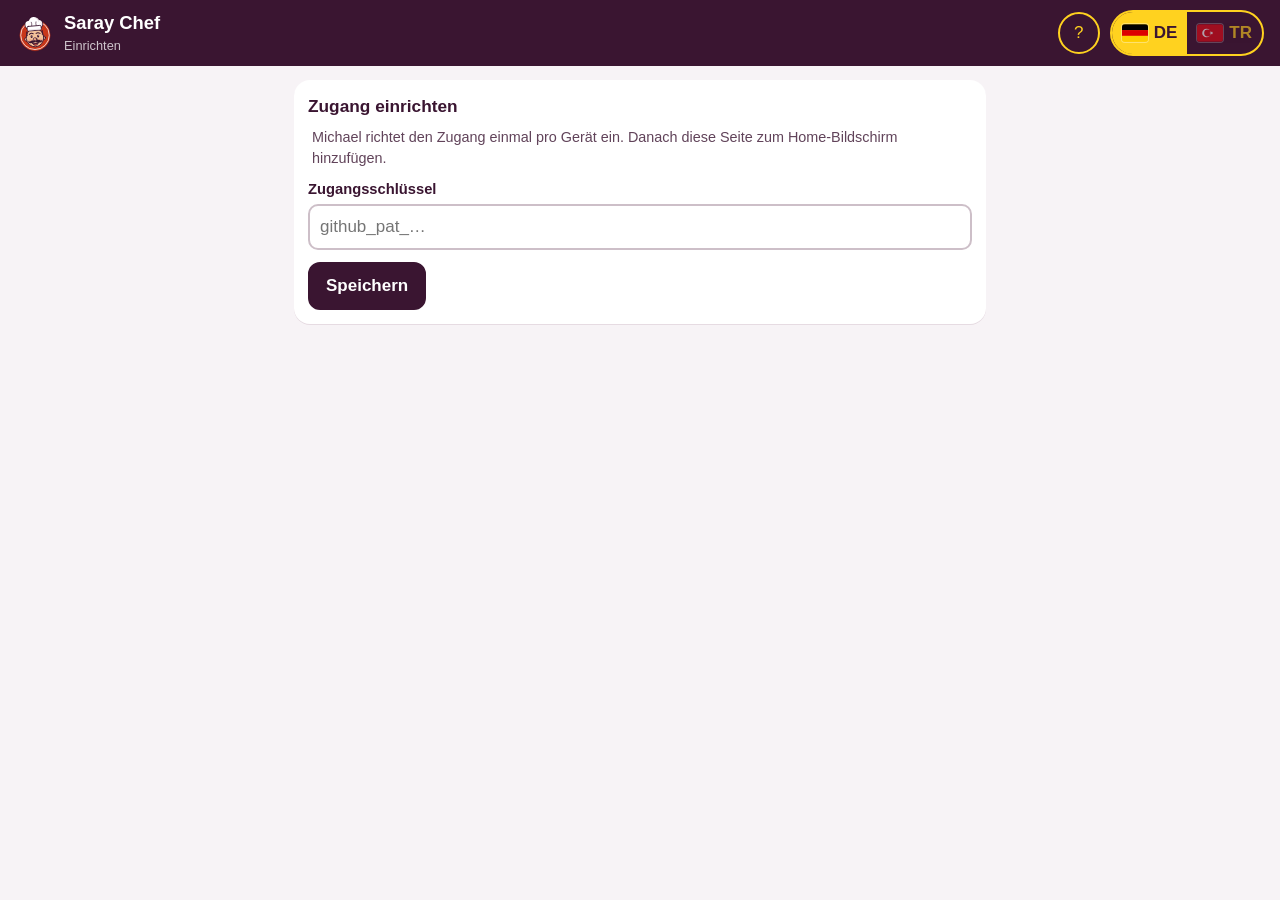
<file: docs/chef/index.html>
<!doctype html>
<html lang="de">
<head>
<meta charset="utf-8">
<meta name="viewport" content="width=device-width, initial-scale=1, viewport-fit=cover">
<meta name="robots" content="noindex, nofollow">
<title>Saray Chef</title>
<link rel="manifest" href="manifest.webmanifest">
<link rel="icon" href="../img/favicon-96.png" type="image/png">
<link rel="apple-touch-icon" href="../img/app-180.png">
<meta name="apple-mobile-web-app-title" content="Saray Chef">
<meta name="apple-mobile-web-app-capable" content="yes">
<meta name="theme-color" content="#3A1531">
<style>
:root{--gelb:#FFD21F;--tinte:#3A1531;--paprika:#C8371A;--blass:#FFF3C2;--linie:#e6dbe2;--gruen:#1f7a3d}
*{box-sizing:border-box}
html{-webkit-text-size-adjust:100%}
body{margin:0;background:#f7f3f6;color:var(--tinte);font:400 17px/1.45 -apple-system,BlinkMacSystemFont,"Segoe UI",Roboto,sans-serif;
  padding-bottom:calc(150px + env(safe-area-inset-bottom))}
button,input,select,textarea{font:inherit;color:inherit}
header{position:sticky;top:0;z-index:20;background:var(--tinte);color:#fff;padding:calc(10px + env(safe-area-inset-top)) 16px 10px;
  display:flex;align-items:center;gap:10px}
header img{width:38px;height:38px}
header>div{min-width:0}header h1{white-space:nowrap}header small{display:block;white-space:nowrap;overflow:hidden;text-overflow:ellipsis}
@media (max-width:400px){.sprache-wahl button{padding:0 7px;gap:4px}.hilfe-knopf{width:38px;height:38px}}
header h1{margin:0;font-size:1.15rem}
.hilfe-knopf{flex:none;width:42px;height:42px;border-radius:50%;border:2px solid var(--gelb);background:none;color:var(--gelb);font:700 1.2rem/1 inherit;cursor:pointer}
.tour{position:fixed;inset:0;z-index:80}
.tour-loch{position:fixed;border-radius:14px;box-shadow:0 0 0 4px var(--gelb),0 0 0 9999px rgba(30,10,25,.62);pointer-events:none;transition:all .25s}
.tour-loch.ohne{box-shadow:0 0 0 9999px rgba(30,10,25,.62);width:0;height:0;left:50%;top:50%}
.tour-karte{position:fixed;left:12px;right:12px;max-width:520px;margin:0 auto;background:#fff;color:var(--tinte);border-radius:18px;padding:16px;box-shadow:0 14px 40px rgba(0,0,0,.35)}
.tour-karte h3{margin:0 0 6px;font-size:1.15rem}.tour-karte p{margin:0 0 12px;line-height:1.4}
.tour-karte .tour-zahl{font-size:.8rem;font-weight:700;opacity:.6;margin-bottom:4px}
.tour-karte .reihe{display:flex;gap:8px;align-items:center}.tour-karte .reihe .knopf.voll{margin-left:auto}
@media (prefers-reduced-motion:reduce){.tour-loch{transition:none}}
.antw{border-bottom:1px solid var(--linie);padding:10px 0}.antw:last-child{border-bottom:0}
.antw-kopf{display:flex;align-items:center;gap:8px;justify-content:space-between}.antw-kopf code{background:var(--blass);padding:2px 6px;border-radius:6px;font-weight:700}
.antw-text{white-space:pre-wrap;margin:6px 0 0;padding:8px 10px;background:#faf6f8;border-radius:10px;font-size:.95rem}
@media print{body.antw-druck header,body.antw-druck nav.tabs,body.antw-druck .speichern,body.antw-druck .status,body.antw-druck #app>*:not(#antw-karte),body.antw-druck #antw-karte button,body.antw-druck #antw-karte .wahl{display:none!important}
  body.antw-druck .antw{break-inside:avoid}}
.sprache-wahl{display:flex;border:2px solid var(--gelb);border-radius:999px;overflow:hidden;flex:none}
.sprache-wahl button{display:flex;align-items:center;gap:6px;min-height:42px;padding:0 10px;border:0;background:none;color:var(--gelb);font-weight:700;cursor:pointer;opacity:.6}
.sprache-wahl button svg{width:26px;height:18px;border-radius:3px;box-shadow:0 0 0 1px rgba(255,255,255,.35);flex:none}
.sprache-wahl button[aria-pressed=true]{background:var(--gelb);color:var(--tinte);opacity:1}
header small{display:block;opacity:.75;font-size:.8rem}
main{max-width:720px;margin:0 auto;padding:14px 14px 0}
h2{font-size:1.3rem;margin:18px 4px 10px}
.karte{background:#fff;border-radius:16px;padding:14px;margin:0 0 12px;box-shadow:0 1px 0 var(--linie)}
.karte h3{margin:0 0 8px;font-size:1.08rem}
.reihe{display:flex;flex-wrap:wrap;gap:8px;align-items:center}
.knopf{min-height:48px;padding:0 16px;border-radius:12px;border:2px solid var(--tinte);background:#fff;font-weight:700;cursor:pointer}
.knopf.voll{background:var(--tinte);color:#fff}
.knopf.gelb{background:var(--gelb);border-color:var(--tinte)}
.knopf.rot{border-color:var(--paprika);color:var(--paprika)}
.knopf.rot.voll{background:var(--paprika);color:#fff}
.knopf.klein{min-height:40px;padding:0 12px;font-size:.92rem}
.knopf:disabled{opacity:.45}
.chip{display:inline-flex;align-items:center;gap:6px;min-height:36px;padding:0 6px 0 12px;border-radius:999px;background:var(--blass);
  border:1px solid #e9d78d;font-size:.92rem;font-weight:600}
.chip button{width:30px;height:30px;border:0;border-radius:50%;background:#fff;font-weight:700;cursor:pointer}
.chip.aus{background:#fde3dc;border-color:#f2b7a8}
.wahl{display:flex;gap:6px;flex-wrap:wrap}
.wahl button{min-height:44px;padding:0 14px;border-radius:999px;border:2px solid var(--tinte);background:#fff;font-weight:700}
.wahl button[aria-pressed=true]{background:var(--tinte);color:var(--gelb)}
label{display:block;font-weight:700;font-size:.92rem;margin:10px 0 4px}
input[type=text],input[type=date],input[type=search],select,textarea{width:100%;min-height:46px;border:2px solid #cdbfc8;border-radius:10px;padding:8px 10px;background:#fff}
input:focus,select:focus,textarea:focus{outline:3px solid var(--gelb);border-color:var(--tinte)}
/* iOS: Datumsfelder sonst breiter als die Karte */
input[type=date]{-webkit-appearance:none;appearance:none;display:block;min-width:0;max-width:100%}
input[type=date]::-webkit-date-and-time-value{text-align:left}
.reihe > div{min-width:0}
.karte > .reihe{margin-top:12px}
.hinweis{font-size:.9rem;opacity:.8;margin:6px 4px}
.fehler{color:var(--paprika);font-weight:700}
.ok{color:var(--gruen);font-weight:700}
#gs-druck{display:none}
@media print{
  body.gs-drucken>*:not(#gs-druck){display:none!important}
  body.gs-drucken{padding:0;background:#fff}
  body.gs-drucken #gs-druck{display:grid;grid-template-columns:1fr 1fr;grid-auto-rows:148mm;width:210mm}
  #gs-druck .gs{position:relative;overflow:hidden;border:1px dashed #999;padding:12mm 10mm;background:#FFD21F;color:#3A1531;text-align:center;
    display:flex;flex-direction:column;align-items:center;justify-content:center;gap:2mm;-webkit-print-color-adjust:exact;print-color-adjust:exact;break-inside:avoid}
  #gs-druck img{width:38mm;height:auto}
  #gs-druck p{margin:0}
  #gs-druck .gs-titel{font:700 15pt Georgia,serif;text-transform:uppercase;letter-spacing:.08em}
  #gs-druck .gs-wert{font:700 44pt Georgia,serif;line-height:1}
  #gs-druck .gs-ort{font-weight:700;font-size:11pt}
  #gs-druck .gs-nr{font:700 12pt ui-monospace,Menlo,monospace;background:#fff;padding:1.5mm 3mm;border-radius:2mm;margin-top:2mm}
  #gs-druck .gs-klein{font-size:8pt;max-width:70mm}
  @page{size:A4;margin:0}
}
.liste-gericht{display:flex;align-items:center;gap:10px;width:100%;text-align:left;background:#fff;border:0;border-bottom:1px solid var(--linie);
  padding:12px 6px;min-height:56px;cursor:pointer}
.liste-gericht .nr{width:42px;flex:none;font-weight:700;opacity:.7}
.liste-gericht .nm{flex:1}
.liste-gericht .pr{font-weight:700;white-space:nowrap}
.liste-gericht.geloescht .nm{text-decoration:line-through;opacity:.5}
.marke{display:inline-block;margin-left:6px;padding:0 8px;border-radius:999px;font-size:.75rem;font-weight:700;background:var(--gelb);vertical-align:middle}
.marke.neu{background:#d6f0dc}.marke.weg{background:#fde3dc}
.abschnitt{margin:14px 4px 4px;font-weight:700;font-size:.85rem;text-transform:uppercase;letter-spacing:.05em;opacity:.7}
.tag{display:flex;gap:8px;align-items:center;padding:8px 4px;border-bottom:1px solid var(--linie)}
.tag strong{width:30px;flex:none}
.tag.anders{background:var(--blass);border-radius:8px}
.tag input[type=checkbox]{width:26px;height:26px;flex:none;margin:0}
.tag select{flex:1;min-width:0;min-height:44px;padding:4px 6px}
.tag .geschl{flex:1;opacity:.6;font-weight:700}
.schalter{display:flex;align-items:center;gap:8px;font-weight:700}
.schalter input{width:24px;height:24px}
nav.tabs{position:fixed;left:0;right:0;bottom:0;z-index:30;display:grid;grid-template-columns:repeat(5,1fr);background:#fff;
  border-top:1px solid var(--linie);padding-bottom:env(safe-area-inset-bottom)}
nav.tabs button{min-height:60px;border:0;background:none;font-weight:700;font-size:.85rem;display:flex;flex-direction:column;align-items:center;justify-content:center;gap:2px}
nav.tabs button span{font-size:1.35rem;line-height:1}
nav.tabs button[aria-current=page]{color:var(--paprika)}
nav.tabs button{position:relative}nav.tabs button.punkt::after{content:"";position:absolute;top:8px;left:calc(50% + 10px);width:10px;height:10px;border-radius:50%;background:var(--paprika);border:2px solid #fff}
.anker{scroll-margin-top:84px}
.sprung{display:flex;gap:8px;overflow-x:auto;padding:4px 0 8px;margin:0 -2px;scrollbar-width:none}.sprung::-webkit-scrollbar{display:none}
.sprung .chip{flex:none;cursor:pointer;min-height:40px;border:1px solid var(--linie);background:#fff;font-weight:700}
.menue{padding:4px 0}.menue-punkt{display:flex;align-items:center;gap:12px;width:100%;min-height:62px;padding:8px 14px;border:0;border-bottom:1px solid var(--linie);background:none;text-align:left;cursor:pointer;font:inherit;color:inherit}
.menue-punkt:last-child{border-bottom:0}.mp-symbol{font-size:1.5rem;width:32px;text-align:center;flex:none}.mp-text{flex:1;display:flex;flex-direction:column}
.mp-text small{color:#6b5a66;font-size:.85rem}.mp-pfeil{font-size:1.5rem;opacity:.45}
.such-karte input{width:100%;min-height:48px;font-size:1rem}.such-treffer .menue-punkt{min-height:52px;padding:6px 4px}
.zurueck-zeile{margin:4px 0 10px}
.karte.blitz{outline:3px solid var(--gelb);transition:outline-color .4s}
.speichern{position:fixed;left:10px;right:10px;bottom:calc(68px + env(safe-area-inset-bottom));z-index:31;display:flex;gap:10px;align-items:center;
  background:var(--gelb);border:2px solid var(--tinte);border-radius:16px;padding:8px 8px 8px 14px;box-shadow:0 10px 24px -10px rgba(58,21,49,.6)}
.speichern p{margin:0;flex:1;font-weight:700;font-size:.95rem;line-height:1.25}
.status{position:fixed;left:10px;right:10px;bottom:calc(68px + env(safe-area-inset-bottom));z-index:32;background:var(--tinte);color:#fff;
  border-radius:16px;padding:12px 14px;font-weight:700}
.status.ok{background:var(--gruen)}.status.rot{background:var(--paprika)}
.blatt{position:fixed;inset:0;z-index:50;background:rgba(58,21,49,.45);display:flex;align-items:flex-end;justify-content:center}
.blatt > div{background:#fff;width:100%;max-width:720px;max-height:92%;overflow:auto;border-radius:20px 20px 0 0;padding:18px 16px calc(18px + env(safe-area-inset-bottom))}
.blatt h3{margin:0 0 6px;font-size:1.2rem}
.blatt .reihe{margin-top:14px}
.gefahr-titel{color:var(--paprika)}
.karte.gefahr{border:2px solid var(--paprika);background:#fff7f4}
.checkliste summary{cursor:pointer;min-height:40px;display:flex;align-items:center;gap:4px;flex-wrap:wrap}
.cl-punkt{padding:8px 0;border-bottom:1px solid var(--linie)}
.karte.feiertag{border:2px solid var(--gelb);background:var(--blass)}
.foto-bereich{margin-top:14px;padding-top:10px;border-top:1px solid var(--linie)}
.foto-vorschau{display:block;width:100%;max-width:320px;aspect-ratio:4/3;object-fit:cover;border-radius:10px;margin:6px 0}
.foto-datei{position:absolute;width:1px;height:1px;opacity:0}
.gp-zeile{margin:8px 0}.gp-kopf{display:flex;justify-content:space-between;align-items:center;gap:8px;margin-bottom:4px}
.gp-zeile input,.gp-zeile textarea{width:100%;font-size:.95rem}
.cl-punkt .schalter{font-weight:700;align-items:flex-start}
.cl-punkt.erledigt .schalter span{text-decoration:line-through;opacity:.6}
.cl-punkt input[type=text]{margin-left:32px;width:calc(100% - 32px);min-height:40px}
table.zahlen{width:100%;border-collapse:collapse;margin:4px 0 10px}.zahlen th,.zahlen td{padding:7px 4px;border-bottom:1px solid var(--linie);text-align:right}
.zahlen th:first-child,.zahlen td:first-child{text-align:left}.zahlen th[scope=row]{text-align:left;font-weight:400}
.zahlen td{font-weight:700;font-variant-numeric:tabular-nums}.zahlen th[scope=col]{font-size:.78rem;white-space:nowrap;width:3.6em}
@media (max-width:360px){.zahlen{font-size:.9rem}}
.frueher{margin-top:12px;padding:8px 10px;background:var(--blass);border-radius:10px}.frueher .reihe{margin-top:6px}
a.knopf{color:inherit}
[hidden]{display:none!important}
</style>
</head>
<body>
<header><img src="../img/saray-koch-kopf.svg" alt=""><div style="flex:1"><h1>Saray Chef</h1><small id="stand">Lädt …</small></div><button class="hilfe-knopf" id="hilfe" type="button" aria-label="Einführung starten" title="Einführung">?</button><div class="sprache-wahl" id="sprache" role="group" aria-label="Sprache / Dil" data-kein-ue><button type="button" data-ue-sp="de" title="Deutsch"><svg viewBox="0 0 30 20" aria-hidden="true"><rect width="30" height="7" fill="#000"/><rect y="6.67" width="30" height="6.67" fill="#DD0000"/><rect y="13.33" width="30" height="6.67" fill="#FFCE00"/></svg><span>DE</span></button><button type="button" data-ue-sp="tr" title="Türkçe"><svg viewBox="0 0 30 20" aria-hidden="true"><rect width="30" height="20" fill="#E30A17"/><circle cx="11" cy="10" r="5" fill="#fff"/><circle cx="12.25" cy="10" r="4" fill="#E30A17"/><polygon fill="#fff" points="14.20,10.00 15.83,9.44 15.86,7.72 16.89,9.10 18.54,8.59 17.55,10.00 18.54,11.41 16.89,10.90 15.86,12.28 15.83,10.56"/></svg><span>TR</span></button></div></header>
<main id="app"></main>
<div class="speichern" id="speichern" hidden><p id="speichern-text"></p>
  <button class="knopf klein" id="verwerfen">Verwerfen</button><button class="knopf voll" id="speichern-knopf">Speichern</button></div>
<div class="status" id="status" hidden></div>
<nav class="tabs" id="tabs" hidden>
  <button data-tab="heute" aria-current="page"><span>☀️</span>Heute</button>
  <button data-tab="karte"><span>📋</span>Karte</button>
  <button data-tab="preise"><span>💶</span>Preise</button>
  <button data-tab="zeiten"><span>🕑</span>Zeiten</button>
  <button data-tab="mehr"><span>☰</span>Mehr</button>
</nav>
<script>
(function(){
'use strict';
var REPO="michael-linuxdev/saray-doener", DATEI='daten/anpassungen.json', API='https://api.github.com/repos/'+REPO;
var TK='saray-chef-token', STD=null, ANP={}, ALT='{}', SHA=null, TAB='heute', LADEN='alle', SUCHE='';
var app=document.getElementById('app');
/* Sprache der Chef-App: Deutsch oder Türkisch. Übersetzt wird die fertige Anzeige (Texte, Platzhalter, Beschriftungen);
   gespeicherte Daten, Gerichtsnamen und alles, was auf der Website oder dem Gutschein erscheint, bleiben deutsch. */
var UE={
" (beide Läden)": " (iki şube)",
" (heute)": " (bugün)",
" (jeden Tag)": " (her gün)",
" (nur ": " (sadece ",
" (sonst ": " (normalde ",
" Min.": " dk.",
" Preise anders als jetzt": " fiyat şimdikinden farklı",
" Preise ändern sich)": " fiyat değişir)",
" Stück": " adet",
" Uhr": "",
" anders": " farklı",
" bitte so eingeben: 5,00": " şöyle girin: 5,00",
" dauerhaft aus? (bis Sie es wieder entfernen)": " kalıcı olarak kapalı mı? (siz tekrar kaldırana kadar)",
" entfernen?": " kaldırılsın mı?",
" entfernt": " kaldırıldı",
" erledigt": " tamam",
" erst ab …": " ancak … itibaren",
" geöffnet": " açık",
" ist schon vergeben oder ungültig.": " zaten kullanılıyor veya geçersiz.",
" offen": " açık",
" rückgängig machen? („": " geri alınsın mı? („",
" · Angaben zum Kopieren": " · Kopyalanacak bilgiler",
" · Code ": " · Kod ",
" · nur ": " · sadece ",
" · offen: ": " · açık: ",
" · wie jetzt": " · şimdiki gibi",
" Änderung(en)": " değişiklik",
" Änderungen": " değişiklik",
" – bitte später noch einmal versuchen.": " – lütfen daha sonra tekrar deneyin.",
" – noch nicht gespeichert": " – henüz kaydedilmedi",
"). Bitte bei GoatCounter einen Schlüssel mit „Read statistics“ anlegen.": "). Lütfen GoatCounter'da „Read statistics“ yetkili bir anahtar oluşturun.",
"). Bitte die ausführliche Statistik öffnen.": "). Lütfen ayrıntılı istatistiği açın.",
"). Das kommt vor, solange erst wenige Besuche gezählt sind – später noch einmal ansehen.": "). Henüz az ziyaret sayıldığında bu olabilir – daha sonra tekrar bakın.",
"). Schlüssel prüfen – oder die ausführliche Statistik öffnen.": "). Anahtarı kontrol edin – veya ayrıntılı istatistiği açın.",
"+ Mittagstisch": "+ Öğle menüsü",
"+ Neue Aktion": "+ Yeni kampanya",
"+ Neues Gericht": "+ Yeni yemek",
", bis Sie es wieder einschalten. Ausgeschaltetes kann auf der Seite nicht gewählt werden. Pommes/Reis aus: Gerichte gibt es ohne diese Beilage, je 0,50 € günstiger. Noch einmal antippen = wieder da.": ", siz tekrar açana kadar. Kapalı olanlar sitede seçilemez. Patates/pilav kapalı: yemekler bu garnitür olmadan, her biri 0,50 € daha ucuz. Tekrar dokunun = yeniden var.",
"1 Änderung": "1 değişiklik",
"1. Weihnachtstag": "Noel 1. gün",
"2. Weihnachtstag": "Noel 2. gün",
"30 Tage": "30 gün",
"7 Tage": "7 gün",
"API-Schlüssel": "API anahtarı",
"API-Schlüssel von GoatCounter": "GoatCounter API anahtarı",
"Ab 10 oder ab 11 Uhr? Google zeigt 11 Uhr.": "10'dan mı 11'den mi? Google 11 gösteriyor.",
"Ab Uhrzeit …": "Saat … itibaren",
"Ab wie vielen Portionen wie viel Vorlauf? Zum Beispiel „ab 10 Portionen am Vortag bestellen“. Kommt auf die Seite und den Gruppen-Flyer.": "Kaç porsiyondan itibaren ne kadar önceden? Örneğin „10 porsiyondan itibaren bir gün önce sipariş“. Siteye ve grup broşürüne yazılır.",
"Abbrechen": "Vazgeç",
"Abfrage: ": "Sorgu: ",
"Abmelden": "Çıkış yap",
"Adresse": "Adres",
"Aktion löschen": "Kampanyayı sil",
"Aktionspreis ": "Kampanya fiyatı ",
"Aktionspreis für ": "Kampanya fiyatı: ",
"Aktualisieren": "Yenile",
"Alle Preise auf „": "Tüm fiyatlar „",
"Alle Preise so": "Tüm fiyatlar böyle",
"Allergene ergänzen und bestätigen": "Alerjenleri tamamla ve onayla",
"Allergenmappe für die Theke": "Tezgâh için alerjen dosyası",
"Alles auf Standard zurücksetzen": "Her şeyi standarda sıfırla",
"Alles wie Stand ": "Her şey şu tarihteki gibi: ",
"Als Aktion": "Kampanya olarak",
"Als Mittagstisch (eigener Kasten oben)": "Öğle menüsü olarak (üstte ayrı kutu)",
"Als eingelöst markieren": "Kullanıldı olarak işaretle",
"Alter Stand nicht lesbar (": "Eski durum okunamadı (",
"An diesem Tag": "Bu günde",
"An welchen Tagen?": "Hangi günler?",
"Andere Zeiten": "Farklı saatler",
"Anrufe Altenberg": "Aramalar Altenberg",
"Anrufe Freital": "Aramalar Freital",
"Anschrift (Bahnhof 3 oder Dresdner Str. 23?), Firmenform, USt-IdNr. (falls vorhanden), E-Mail. Mehr als 10 Beschäftigte? Dann Hinweis zur Verbraucherschlichtung (§ 36 VSBG) nötig.": "Adres (Bahnhof 3 mü, Dresdner Str. 23 mü?), şirket türü, KDV no. (varsa), e-posta. 10'dan fazla çalışan? O zaman tüketici uzlaşması notu (§ 36 VSBG) gerekli.",
"Antwort / Notiz": "Cevap / not",
"Anzahl": "Adet",
"Anzeige auf der Seite": "Sitede gösterim",
"Auf diesem Gerät abmelden": "Bu cihazda çıkış yap",
"Auf welchem Gerät im Laden öffnen wir die Bestellungen? Bondrucker gewünscht (ca. 40 €)?": "Dükkânda siparişleri hangi cihazda açıyoruz? Fiş yazıcısı isteniyor mu (yakl. 40 €)?",
"Aufsteller ": "Masa standı ",
"Aus": "Kapalı",
"Ausführliche Statistik": "Ayrıntılı istatistik",
"Automatisch": "Otomatik",
"Außerdem: Kategorie „Döner-Restaurant“, Fotos vom Laden und von Gerichten hochladen, auf Bewertungen antworten. Halal nur angeben, wenn es bestätigt ist.": "Ayrıca: kategori „Döner restoranı“, dükkân ve yemek fotoğrafları yükleyin, yorumlara cevap verin. Helal sadece onaylıysa belirtin.",
"Bei der Uhrzeit muss „bis“ nach „von“ liegen.": "Saatte „bitiş“, „başlangıç“tan sonra olmalı.",
"Bei viel Betrieb: Online-Bestellungen können erst später abgeholt werden. Gilt nur heute.": "Yoğunlukta: online siparişler daha geç teslim alınabilir. Sadece bugün geçerli.",
"Beide": "İkisi",
"Beide Läden": "İki şube",
"Beide gemeinsam (dann Vereinbarung als gemeinsam Verantwortliche, Art. 26 DSGVO) oder jeder für seinen Laden?": "İkisi birlikte mi (o zaman ortak sorumlu sözleşmesi, Art. 26 DSGVO) yoksa herkes kendi şubesi için mi?",
"Beide geschlossen": "İkisi de kapalı",
"Beschreibung": "Açıklama",
"Beschreibung (max. 750 Zeichen)": "Açıklama (en fazla 750 karakter)",
"Besondere Tage": "Özel günler",
"Bestellung geteilt": "Sipariş paylaşıldı",
"Besucher": "Ziyaretçi",
"Besucher und Bestellungen": "Ziyaretçiler ve siparişler",
"Besucherzählung: Auftragsverarbeitung": "Ziyaretçi sayımı: veri işleme sözleşmesi",
"Bild zum Posten: ": "Paylaşım görseli: ",
"Bildschirm ": "Ekran ",
"Bildschirm im Laden": "Dükkândaki ekran",
"Bis 14 Tage im Voraus, frühestens 20 Minuten nach der Bestellung – passt das?": "14 güne kadar önceden, en erken siparişten 20 dakika sonra – uygun mu?",
"Bitte Text und gültigen Zeitraum angeben.": "Lütfen metin ve geçerli bir dönem girin.",
"Bitte ein Datum ab heute wählen.": "Lütfen bugünden itibaren bir tarih seçin.",
"Bitte einen Namen eingeben, z. B. „Döner 5 €“.": "Lütfen bir isim girin, örn. „Döner 5 €“.",
"Bitte einen Namen eingeben.": "Lütfen bir isim girin.",
"Bitte einen gültigen Zeitraum wählen.": "Lütfen geçerli bir dönem seçin.",
"Bitte mindestens ein Gericht hinzufügen.": "Lütfen en az bir yemek ekleyin.",
"Bitte zuerst speichern oder verwerfen.": "Lütfen önce kaydedin veya vazgeçin.",
"Buß- und Bettag": "Tövbe ve Dua Günü",
"Chef-App und Abläufe": "Şef uygulaması ve işleyiş",
"Christi Himmelfahrt": "Hz. İsa'nın Göğe Yükselişi",
"Code": "Kod",
"Das Bild lässt sich nicht öffnen.": "Resim açılamıyor.",
"Datenschutzerklärung vom Anwalt prüfen lassen": "Gizlilik politikasını avukata kontrol ettir",
"Datum": "Tarih",
"Dauerhaft aus": "Kalıcı kapalı",
"Den Stand ": "Fiyat listesi ",
"Den echten Saray-Koch als Datei; ersetzt die nachgezeichnete Figur auf Seite, App-Symbol und Druck": "Gerçek Saray aşçısı dosya olarak; sitedeki, uygulama simgesindeki ve baskıdaki çizimin yerine geçer",
"Der Schlüssel wird nicht angenommen (": "Anahtar kabul edilmiyor (",
"Der Zugang ist nur auf diesem Gerät gespeichert. Nach dem Abmelden braucht es einen neuen Zugangslink von Michael.": "Erişim sadece bu cihazda kayıtlı. Çıkış yaptıktan sonra Michael'dan yeni bir erişim bağlantısı gerekir.",
"Der Zugang ist ungültig oder abgelaufen.": "Erişim geçersiz veya süresi dolmuş.",
"Di": "Sal",
"Die Abfahrten gelten bis 12.12.2026. Danach trägt Michael den neuen Fahrplan ein.": "Kalkış saatleri 12.12.2026'ya kadar geçerli. Sonra Michael yeni tarifeyi girer.",
"Do": "Per",
"Domain": "Alan adı",
"Domain saraydöner.de": "Alan adı saraydöner.de",
"Drucken": "Yazdır",
"Dürfen wir Fotos machen? Wann passt es?": "Fotoğraf çekebilir miyiz? Ne zaman uygun?",
"Echtes Logo": "Gerçek logo",
"Eingelöst – bitte speichern.": "Kullanıldı – lütfen kaydedin.",
"Einmal einrichten: bei GoatCounter unter „API“ einen Schlüssel mit Leserechten erstellen und hier eintragen. Er bleibt nur auf diesem Gerät.": "Bir kez kurun: GoatCounter'da „API“ altında okuma yetkili bir anahtar oluşturup buraya girin. Sadece bu cihazda kalır.",
"Einrichten": "Kur",
"Eintrag entfernen": "Kaydı kaldır",
"Einweisung": "Eğitim",
"Entfernen": "Kaldır",
"Entfernen fehlgeschlagen (": "Kaldırma başarısız (",
"Entfernt …": "Kaldırılıyor …",
"Entwurf steht. Vor dem Freischalten von einem Anwalt prüfen lassen – mit Impressum und gemeinsamer Verantwortung beider Inhaber.": "Taslak hazır. Yayına almadan önce avukata kontrol ettirin – künye ve iki sahibin ortak sorumluluğu dahil.",
"Erste Sonderaktion": "İlk kampanya",
"Erstellen und drucken": "Oluştur ve yazdır",
"Es gibt noch keine gespeicherte Änderung": "Henüz kaydedilmiş değişiklik yok",
"Feiertage": "Resmî tatiller",
"Feiertage demnächst": "Yaklaşan tatiller",
"Fernseher mit HDMI und Fire-TV-Stick (ca. 40 €), Adresse unter Mehr → Bildschirm im Laden als Startseite einstellen.": "HDMI'lı televizyon ve Fire TV Stick (yakl. 40 €); Diğer → Dükkândaki ekran altındaki adresi başlangıç sayfası yapın.",
"Flyer (A4, Wickelfalz)": "Broşür (A4, üç katlı)",
"Flyer Firmen, Vereine, Feiern (A5)": "Broşür firmalar, kulüpler, kutlamalar (A5)",
"Flyer und Aufsteller": "Broşür ve masa standı",
"Foto ": "Fotoğraf ",
"Foto aufnehmen oder auswählen": "Fotoğraf çek veya seç",
"Foto des Gerichts": "Yemeğin fotoğrafı",
"Foto entfernen": "Fotoğrafı kaldır",
"Foto entfernt – in ca. 3 Minuten auch auf der Seite.": "Fotoğraf kaldırıldı – yakl. 3 dakika sonra sitede de.",
"Foto gespeichert ✓ – in ca. 3 Minuten auf der Seite.": "Fotoğraf kaydedildi ✓ – yakl. 3 dakika sonra sitede.",
"Foto von Nr. ": "Fotoğraf No. ",
"Foto wird vorbereitet …": "Fotoğraf hazırlanıyor …",
"Fotos der Gerichte": "Yemek fotoğrafları",
"Fr": "Cum",
"Freischalten": "Yayına alma",
"Freital 11–22 Uhr, Altenberg? Reformationstag 31.10., Buß- und Bettag 18.11.": "Freital 11–22, Altenberg? Reformasyon Günü 31.10., Tövbe ve Dua Günü 18.11.",
"Frühere Preise": "Eski fiyatlar",
"Für welchen Laden?": "Hangi şube için?",
"Ganztags": "Tüm gün",
"Gelb markierte Tage weichen vom Standard ab.": "Sarı işaretli günler standarttan farklı.",
"Gemeinsam bestellt": "Birlikte sipariş",
"Gericht hinzufügen: Name oder Nummer": "Yemek ekle: isim veya numara",
"Gericht suchen": "Yemek ara",
"Gerichte und Aktionspreise": "Yemekler ve kampanya fiyatları",
"Gesamt": "Toplam",
"Geschenkgutscheine": "Hediye çekleri",
"Geschlossen": "Kapalı",
"Gespeichert ✓ Die Seite wird jetzt neu gebaut – ca. 2–3 Minuten …": "Kaydedildi ✓ Site şimdi yeniden oluşturuluyor – yakl. 2–3 dakika …",
"Gespeichert ✓ In ca. 3 Minuten ist die Seite aktuell.": "Kaydedildi ✓ Yakl. 3 dakika içinde site güncel.",
"Gespeichert ✓ – Veröffentlichung dauert länger als üblich.": "Kaydedildi ✓ – Yayınlama her zamankinden uzun sürüyor.",
"Gilt die Karte vom 01.02.2024 noch? In beiden Läden gleich?": "01.02.2024 tarihli menü hâlâ geçerli mi? İki şubede aynı mı?",
"GitHub antwortet nicht (": "GitHub cevap vermiyor (",
"GoatCounter erlaubt den Abruf aus der App nicht (": "GoatCounter uygulamadan sorguya izin vermiyor (",
"GoatCounter hat noch keine Zahlen geliefert (": "GoatCounter henüz sayı göndermedi (",
"Google und Fotos": "Google ve fotoğraflar",
"Google-Unternehmensprofil": "Google işletme profili",
"Größere Bestellungen": "Büyük siparişler",
"Gutschein einlösen": "Hediye çeki kullan",
"Gutscheine erstellt – jetzt speichern!": "Hediye çekleri oluşturuldu – şimdi kaydedin!",
"Gutscheine mit Nummer und Code drucken (4 pro A4-Blatt). Bezahlt wird bar an der Theke. Danach unten speichern, sonst gelten sie nicht. Ausgegeben: ": "Numaralı ve kodlu hediye çekleri yazdırın (A4 sayfaya 4 adet). Ödeme tezgâhta nakit. Sonra aşağıda kaydedin, yoksa geçersiz olurlar. Verilen: ",
"Gültig in": "Geçerli olduğu yer",
"Heiligabend (kein Feiertag)": "Noel arifesi (tatil değil)",
"Heute": "Bugün",
"Heute aus": "Bugün yok",
"Heute aus, Zutaten, Wartezeit, besondere Tage, Aktionen, Hinweis, Drucken, Rückgängig": "Bugün yok, malzemeler, bekleme süresi, özel günler, kampanyalar, duyuru, yazdırma, geri alma",
"Heutige Preise als Stand festlegen": "Bugünkü fiyatları liste olarak kaydet",
"Hinweis entfernen": "Duyuruyu kaldır",
"Hinweis hinzufügen": "Duyuru ekle",
"Hinweis oben auf der Seite": "Sitenin üstündeki duyuru",
"Hochladen fehlgeschlagen (": "Yükleme başarısız (",
"Holt den Stand vor dem letzten Speichern zurück.": "Son kaydetmeden önceki durumu geri getirir.",
"Höchstens drei eigene Stände – zum Festlegen bitte erst einen löschen.": "En fazla üç kendi liste – yenisi için önce birini silin.",
"Immer mit den aktuellen Preisen (nach dem Speichern ca. 3 Minuten warten). Für die Druckerei oder den eigenen Drucker.": "Her zaman güncel fiyatlarla (kaydettikten sonra yakl. 3 dakika bekleyin). Matbaa veya kendi yazıcınız için.",
"Impressum Altenberg (Ahmet)": "Künye Altenberg (Ahmet)",
"Impressum Freital (Khan)": "Künye Freital (Khan)",
"In der Google-Maps-App oder auf business.google.com anmelden, das Profil des Ladens öffnen und diese Angaben vergleichen. Abweichungen übernehmen.": "Google Haritalar uygulamasında veya business.google.com'da oturum açın, dükkânın profilini açın ve bu bilgileri karşılaştırın. Farkları düzeltin.",
"In jeder WhatsApp-Bestellung steht unten ein Link „Für die Küche“. Antippen öffnet die Bestellung groß zum Abhaken, sortiert nach Abholzeit, mit Bon-Druck. Gespeichert wird nur auf dem Gerät im Laden.": "Her WhatsApp siparişinin altında „Für die Küche“ bağlantısı var. Dokununca sipariş büyük açılır, işaretlenebilir, teslim saatine göre sıralı, fiş yazdırma ile. Sadece dükkândaki cihazda kaydedilir.",
"Ja": "Evet",
"Ja, rückgängig": "Evet, geri al",
"Ja, zurücksetzen": "Evet, sıfırla",
"Ja, übernehmen": "Evet, uygula",
"Jeden Tag": "Her gün",
"Jemand anderes hat inzwischen gespeichert. Bitte neu laden und noch einmal ändern.": "Bu arada başka biri kaydetti. Lütfen yeniden yükleyin ve tekrar değiştirin.",
"Jetzt an": "Şimdi açık",
"Jetzt festlegen": "Şimdi belirle",
"Karfreitag": "Kutsal Cuma",
"Karte": "Menü",
"Kasten oben auf der Seite: „Nach der Piste – vorbestellen und warm abholen“, mit Knopf für Skikurse und Gruppen. Automatisch vom 1. Dezember bis 15. März.": "Sitenin üstünde kutu: „Pistten sonra – önceden sipariş ver, sıcak teslim al“, kayak kursları ve gruplar için düğmeyle. Otomatik olarak 1 Aralık – 15 Mart.",
"Kategorie": "Kategori",
"Kommt irgendwann Kartenzahlung dazu?": "İleride kartla ödeme gelecek mi?",
"Kopieren": "Kopyala",
"Kopiert ✓": "Kopyalandı ✓",
"Küchenansicht": "Mutfak görünümü",
"Küchenansicht öffnen": "Mutfak görünümünü aç",
"Laden": "Şube",
"Laden fehlgeschlagen: ": "Yükleme başarısız: ",
"Laufende Kosten": "Sürekli giderler",
"Letzte Änderung rückgängig": "Son değişikliği geri al",
"Letzte Änderung vom ": "Son değişiklik: ",
"Link zum Bestellen (Speisekarte)": "Sipariş bağlantısı (menü)",
"Lädt …": "Yükleniyor …",
"Lädt … (": "Yükleniyor … (",
"Löschen": "Sil",
"Mehr": "Diğer",
"Merkmale": "Özellikler",
"Mi": "Çar",
"Michael richtet den Zugang einmal pro Gerät ein. Danach diese Seite zum Home-Bildschirm hinzufügen.": "Michael erişimi her cihaz için bir kez kurar. Sonra bu sayfayı ana ekrana ekleyin.",
"Mit GoatCounter einen Vertrag zur Auftragsverarbeitung klären (oder Zählung abschalten).": "GoatCounter ile veri işleme sözleşmesi yapın (veya sayımı kapatın).",
"Mittagstisch": "Öğle menüsü",
"Mo": "Pzt",
"Name": "İsim",
"Name (steht oben auf der Seite)": "İsim (sitenin üstünde görünür)",
"Name oder Nummer suchen": "İsim veya numara ara",
"Neu: h = Fisch (Nr. 71, 87, 97, 136, 154) und i = Ei in der Soße. Es fehlen noch Angaben für Extra-Portion, Fladenbrot und die Milchgetränke (Kaffee mit Milch, Kakao).": "Yeni: h = balık (No. 71, 87, 97, 136, 154) ve i = sostaki yumurta. Ekstra porsiyon, pide ekmeği ve sütlü içecekler (sütlü kahve, kakao) için bilgiler eksik.",
"Neue Sonderaktion": "Yeni kampanya",
"Neuer Hinweis": "Yeni duyuru",
"Neuer Mittagstisch": "Yeni öğle menüsü",
"Neues Foto …": "Yeni fotoğraf …",
"Neues Gericht": "Yeni yemek",
"Neujahr": "Yılbaşı",
"Noch keine Gerichte.": "Henüz yemek yok.",
"Normal": "Normal",
"Normal geöffnet": "Normal açık",
"Notiz: ": "Not: ",
"Nr. ": "No. ",
"Nr., z. B. G26-001": "No., örn. G26-001",
"Nummer ": "Numara ",
"Nummer (muss frei sein; nur die angezeigte Nummer ändert sich)": "Numara (boş olmalı; sadece gösterilen numara değişir)",
"Nummer (optional, muss frei sein)": "Numara (isteğe bağlı, boş olmalı)",
"Nur Barzahlung": "Sadece nakit",
"Nur benutzen, wenn Sie sicher sind.": "Sadece eminseniz kullanın.",
"Nur zu bestimmten Uhrzeiten": "Sadece belirli saatlerde",
"Online ✓ Die Seite ist aktuell.": "Online ✓ Site güncel.",
"Original-Logo von Saray Döner als Datei (am besten SVG oder PDF, sonst großes PNG) – auch für Flyer und Aufsteller": "Saray Döner'in orijinal logosu dosya olarak (tercihen SVG veya PDF, yoksa büyük PNG) – broşür ve stant için de",
"Original-Maskottchen": "Orijinal maskot",
"Ostermontag": "Paskalya Pazartesisi",
"Pfingstmontag": "Pentekost Pazartesisi",
"Plakat: ": "Afiş: ",
"Pommes oder Reis aus = 0,50 € weniger": "Patates veya pilav yok = 0,50 € daha az",
"Preis": "Fiyat",
"Preis bitte so eingeben: 7,50": "Fiyatı şöyle girin: 7,50",
"Preis-Stände": "Fiyat listeleri",
"Preise der Karte": "Menü fiyatları",
"Probedruck ansehen, Anzahl, selbst drucken oder Druckerei?": "Deneme baskısına bakın, adet, kendimiz mi basarız matbaa mı?",
"Prüfen": "Kontrol et",
"Querformat wirkt am besten; die Seite schneidet auf 4:3 zu. Das Foto wird sofort gespeichert.": "Yatay en iyi görünür; site 4:3 olarak keser. Fotoğraf hemen kaydedilir.",
"Reformationstag": "Reformasyon Günü",
"Regel entfernen": "Kuralı kaldır",
"Rund 4 US-$ im Monat. Nötig, damit Seite und Chef-Daten in einem privaten Repository liegen können. Wer zahlt?": "Ayda yaklaşık 4 US-$. Site ve şef verilerinin özel bir depoda durması için gerekli. Kim öder?",
"Rückgängig machen …": "Geri al …",
"Sa": "Cmt",
"Schlüssel entfernen": "Anahtarı kaldır",
"Seite ansehen": "Siteye bak",
"Setzt Preise, Gerichte, Öffnungszeiten, Sperren, Zutaten, Aktionen und Hinweise auf den ursprünglichen Stand zurück. Die Checkliste „Vor dem Freischalten“ und die Gutscheine bleiben erhalten.": "Fiyatları, yemekleri, çalışma saatlerini, kapatmaları, malzemeleri, kampanyaları ve duyuruları ilk haline döndürür. „Yayına almadan önce“ kontrol listesi ve hediye çekleri korunur.",
"So": "Paz",
"So in Ordnung?": "Böyle uygun mu?",
"Sonderaktion ändern": "Kampanyayı değiştir",
"Sonderaktionen": "Kampanyalar",
"Speichern": "Kaydet",
"Speichern fehlgeschlagen (": "Kaydetme başarısız (",
"Speichert …": "Kaydediliyor …",
"Speisekarte": "Menü",
"Speisekarte für einen Fernseher: wechselt alle 14 Sekunden die Seite, zeigt Aktionen, Mittagstisch und „heute aus“ von selbst. Adresse im Browser des Fernsehers (z. B. Fire-TV-Stick, App „Silk“) als Startseite speichern.": "Televizyon için menü: her 14 saniyede sayfa değişir, kampanyaları, öğle menüsünü ve „bugün yok“u kendiliğinden gösterir. Adresi televizyonun tarayıcısında (örn. Fire TV Stick, „Silk“ uygulaması) başlangıç sayfası yapın.",
"Stand ": "Liste ",
"Standard wiederherstellen": "Standardı geri yükle",
"Standardzeiten für ": "Standart saatler: ",
"Suchen": "Ara",
"Sucht die letzte Änderung …": "Son değişiklik aranıyor …",
"Tag der Arbeit": "İşçi Bayramı",
"Tag der Deutschen Einheit": "Alman Birliği Günü",
"Tag hinzufügen": "Gün ekle",
"Telefon": "Telefon",
"Tschechisch, Türkisch, Russisch und Arabisch sind maschinennah übersetzt. Je eine Person mit der Muttersprache kurz drüberschauen lassen (Seite → Sprache wählen).": "Çekçe, Türkçe, Rusça ve Arapça makineye yakın çevrildi. Her dil için anadili olan biri kısaca baksın (site → dil seç).",
"Tüten-Aufkleber (24 × 70×37 mm)": "Poşet etiketi (24 × 70×37 mm)",
"Uhrzeit": "Saat",
"Uhrzeit (z. B. Mittagsangebot)": "Saat (örn. öğle kampanyası)",
"Uhrzeit bis": "Bitiş saati",
"Uhrzeit von": "Başlangıç saati",
"Ungespeicherte Änderungen verwerfen?": "Kaydedilmemiş değişikliklerden vazgeçilsin mi?",
"Verfügbar": "Var",
"Verwaltungszugriff, Link zur Seite, Zeiten angleichen, Barzahlung eintragen": "Yönetici erişimi, site bağlantısı, saatleri eşitle, nakit ödemeyi gir",
"Verwerfen": "Vazgeç",
"Veröffentlichen hat nicht geklappt. Bitte Michael Bescheid geben.": "Yayınlama olmadı. Lütfen Michael'a haber verin.",
"Vollständiger Name, Anschrift, E-Mail, Firmenform, USt-IdNr. (falls vorhanden), Beschäftigtenzahl (§ 36 VSBG).": "Tam isim, adres, e-posta, şirket türü, KDV no. (varsa), çalışan sayısı (§ 36 VSBG).",
"Vor dem Freischalten": "Yayına almadan önce",
"Vorbestellung": "Ön sipariş",
"Wartezeit heute": "Bugünkü bekleme süresi",
"Was gibt es heute nicht?": "Bugün ne yok?",
"Website": "Web sitesi",
"Website öffnen": "Siteyi aç",
"Welche Nummer nimmt Bestellungen an?": "Siparişleri hangi numara alıyor?",
"Welche Werte? Restbetrag als neuer Gutschein? Gültig 3 Jahre bis Jahresende (gesetzlich).": "Hangi değerler? Kalan tutar yeni çek olarak mı? 3 yıl, yıl sonuna kadar geçerli (yasal).",
"Welcher Laden?": "Hangi şube?",
"Wer bestätigt die Bestellungen?": "Siparişleri kim onaylıyor?",
"Wer betreibt die Website?": "Siteyi kim işletiyor?",
"Wer hat Zugang zu Domain und DNS? Wo liegt die alte Seite?": "Alan adı ve DNS'e kimin erişimi var? Eski site nerede?",
"Wer schaut während der Öffnungszeiten aufs Handy und antwortet?": "Çalışma saatlerinde telefona kim bakıp cevap veriyor?",
"Wer zahlt die Domain, auf wen läuft sie?": "Alan adını kim ödüyor, kimin adına?",
"Wert": "Değer",
"Wie ist an diesen Tagen geöffnet? Einmal antippen, dann steht es auf der Seite.": "Bu günlerde nasıl açığız? Bir kez dokunun, sitede görünür.",
"Wie sonntags": "Pazar gibi",
"Wieder anzeigen": "Tekrar göster",
"Wird hochgeladen …": "Yükleniyor …",
"Wirklich alle Änderungen löschen und den Standard wiederherstellen?": "Tüm değişiklikler gerçekten silinip standart geri yüklensin mi?",
"Z. B. Heiligabend, Feiertag, Betriebsferien. Gilt nur an diesem Datum – die Seite zeigt es an und bietet passende Abholzeiten an.": "Örn. Noel arifesi, tatil, işletme tatili. Sadece bu tarihte geçerli – site bunu gösterir ve uygun teslim saatleri sunar.",
"Z. B. „Döner 5 €, Dürüm 6 €“ für eine Woche oder jeden Mittwoch. Die Seite zeigt den alten Preis durchgestrichen und rechnet mit dem Aktionspreis.": "Örn. bir hafta veya her çarşamba „Döner 5 €, Dürüm 6 €“. Site eski fiyatı üstü çizili gösterir ve kampanya fiyatıyla hesaplar.",
"Zahlen": "Rakamlar",
"Zahlen konnten nicht geladen werden (": "Rakamlar yüklenemedi (",
"Zahlungsarten": "Ödeme yöntemleri",
"Zeiten": "Saatler",
"Zugang auf diesem Gerät": "Bu cihazdaki erişim",
"Zugang auf diesem Gerät löschen?": "Bu cihazdaki erişim silinsin mi?",
"Zugang einrichten": "Erişimi kur",
"Zugangsschlüssel": "Erişim anahtarı",
"Zugzeiten Altenberg": "Altenberg tren saatleri",
"Zum Beispiel Mittagsangebot oder „Döner 5 €“": "Örneğin öğle kampanyası veya „Döner 5 €“",
"Zur Google-Bewertung": "Google yorumuna",
"Zutaten": "Malzemeler",
"alles erledigt ✓": "hepsi tamam ✓",
"dauerhaft aus": "kalıcı kapalı",
"jeden Tag (sonst nur heute)": "her gün (yoksa sadece bugün)",
"keine (Standard)": "yok (standart)",
"z. B. 7,50": "örn. 7,50",
"z. B. Döner 5 €, Dürüm 6 €": "örn. Döner 5 €, Dürüm 6 €",
"z. B. Heute ab 18 Uhr geschlossen": "örn. Bugün 18'den itibaren kapalı",
"Änderungen sind nach dem Speichern in ca. 2–3 Minuten online.": "Değişiklikler kaydettikten yakl. 2–3 dakika sonra online.",
"Änderungen: ": "Değişiklikler: ",
"Öffnungszeiten": "Çalışma saatleri",
"Öffnungszeiten Altenberg samstags": "Altenberg cumartesi çalışma saatleri",
"Öffnungszeiten für diesen Tag noch nicht festgelegt.": "Bu gün için çalışma saatleri henüz belirlenmedi.",
"Übernehmen": "Uygula",
"Übersetzungen gegenlesen lassen": "Çevirileri kontrol ettir",
"“ löschen?": "“ silinsin mi?",
"“ setzen? (": "“ olarak ayarlansın mı? (",
"„bis“ muss nach „von“ liegen.": "„Bitiş“, „başlangıç“tan sonra olmalı.",
"⚠️ Gefahrenbereich": "⚠️ Tehlikeli bölge",
"✓ Gültig: ": "✓ Geçerli: ",
"✗ Abgelaufen am ": "✗ Süresi doldu: ",
"✗ Code passt nicht zur Nummer.": "✗ Kod numarayla uyuşmuyor.",
"✗ Diese Nummer gibt es nicht.": "✗ Bu numara yok.",
"✗ Schon eingelöst am ": "✗ Zaten kullanıldı: ",
"❄️ Wintersaison Altenberg": "❄️ Altenberg kış sezonu",
"🎁 Geschenkgutscheine": "🎁 Hediye çekleri",
"📺 Bildschirm im Laden": "📺 Dükkândaki ekran",
"🧾 Küchenansicht": "🧾 Mutfak görünümü",
"Hähnchen": "Tavuk",
"Fisch": "Balık",
"Salate": "Salatalar",
"Für Kinder": "Çocuklar için",
"Box & Teller": "Kutu ve tabak",
"Soßen": "Soslar",
"Knoblauch": "Sarımsak",
"Kräuter": "Otlu",
"Salat und Gemüse": "Salata ve sebze",
"Eisbergsalat": "Göbek marul",
"Tomate": "Domates",
"Gurken": "Salatalık",
"Zwiebel": "Soğan",
"Rotkohl": "Kırmızı lahana",
"Weißkohl": "Beyaz lahana",
"Paprika": "Biber",
"Champignon": "Mantar",
"Peperoni": "Acı biber",
"Ananas": "Ananas",
"Oliven": "Zeytin",
"Brokkoli": "Brokoli",
"Mais": "Mısır",
"Beilagen": "Garnitürler",
"Pommes": "Patates kızartması",
"Reis": "Pilav",
"Käse": "Peynir",
"Halloumikäse": "Hellim",
"Fetakäse": "Beyaz peynir",
"Fleisch, Fisch, Ei": "Et, balık, yumurta",
"Dönerfleisch": "Döner eti",
"Hähnchen-Dönerfleisch": "Tavuk döner eti",
"Schinken": "Jambon",
"Thunfisch": "Ton balığı",
"Ei": "Yumurta",
"Sprache": "Dil",
"bis": "bitiş",
"von": "başlangıç",
"{n} von {n} offen": "{n} / {n} açık",
" (gedruckte Karte) gibt es immer. Dazu bis zu drei eigene Stände, z. B. vor einer Preiserhöhung. Einzelne Preise holen Sie beim Gericht unter „Frühere Preise“ zurück.": " (basılı menü) her zaman var. Ayrıca en fazla üç kendi liste, örn. bir zamdan önce. Tek tek fiyatları yemeğin altında „Eski fiyatlar“dan geri alırsınız.",
"Antippen = aus ": "Dokun = kapalı ",
"Antippen = aus": "Dokun = kapalı",
"(beide Läden)": "(iki şube)",
"in Freital,": "Freital'de,",
"in Altenberg,": "Altenberg'de,",
"geöffnet": "açık",
"Für das Schaufenster (nach außen): nur Aktionen, Mittagstisch, Empfehlungen und ein großer QR-Code zum Vorbestellen.": "Vitrin için (dışarıya dönük): sadece kampanyalar, öğle menüsü, öneriler ve ön sipariş için büyük bir QR kod.",
"Schaufenster ": "Vitrin ",
"„Bestätigen“ und „Ist fertig“ schreiben dem Gast eine fertige WhatsApp-Antwort in seiner Sprache – nur noch seinen Chat antippen und senden. Unten: Tagesabschluss mit Bestellungen, Summe und den beliebtesten Gerichten.": "„Bestätigen“ ve „Ist fertig“ misafire kendi dilinde hazır bir WhatsApp cevabı yazar – sadece sohbetini seçip gönderin. Altta: siparişler, toplam ve en çok sipariş edilen yemeklerle gün sonu özeti.",
"Vorerst gehen Bestellungen an Khans privates Handy (01573 3729521). Später durch das Laden-Handy ersetzen – welche Nummer?": "Şimdilik siparişler Khan'ın özel telefonuna gidiyor (01573 3729521). Sonra dükkân telefonuyla değiştirilecek – hangi numara?",
"🏢 Firmen-Codes": "🏢 Firma kodları",
"Rabatt für Betriebe in der Nähe, z. B. 10 % beim Mittagessen. Der Gast gibt den Code beim Bestellen ein; der Rabatt gilt nicht auf Aktionspreise und steht in der WhatsApp-Nachricht. Den Code nach dem Anlegen notieren – er wird nicht gespeichert.": "Yakındaki işletmeler için indirim, örn. öğle yemeğinde %10. Misafir kodu sipariş verirken girer; indirim kampanya fiyatlarına uygulanmaz ve WhatsApp mesajında yazar. Kodu oluşturduktan sonra not edin – kaydedilmez.",
"Firma, z. B. Elbtal GmbH": "Firma, örn. Elbtal GmbH",
"Code, z. B. ELBTAL10": "Kod, örn. ELBTAL10",
"Neuer Code: Firma": "Yeni kod: firma",
"Code (Buchstaben und Ziffern)": "Kod (harf ve rakam)",
"Rabatt": "İndirim",
"Wann?": "Ne zaman?",
"Wo?": "Nerede?",
"Nur mittags 11–14 Uhr": "Sadece öğle 11–14",
"Code anlegen": "Kod oluştur",
"Bitte die Firma eintragen.": "Lütfen firmayı girin.",
"Der Code braucht mindestens 4 Buchstaben oder Ziffern.": "Kod en az 4 harf veya rakam olmalı.",
"Diesen Code gibt es schon.": "Bu kod zaten var.",
"Notiert": "Not ettim",
"Code für „": "Kod: „",
" angelegt – notieren, der Firma geben, dann speichern.": " oluşturuldu – not edin, firmaya verin, sonra kaydedin.",
"Code ": "Kod ",
"🔥 Heute viel los (Hinweis + 15 Min.)": "🔥 Bugün çok yoğun (duyuru + 15 dk.)",
"„Viel los“ wieder aus": "„Yoğun“ tekrar kapat",
". Bitte jetzt notieren – er wird nicht gespeichert.": ". Lütfen şimdi not edin – kaydedilmez.",
"Code für ": "Kod: ",
"Eine Website oder zwei?": "Tek site mi, iki site mi?",
"Eine gemeinsame Seite für Freital und Altenberg (so wie jetzt) oder je Laden eine eigene Seite mit eigener Adresse, eigenem Impressum und eigener Chef-App?": "Freital ve Altenberg için ortak tek bir site mi (şimdiki gibi), yoksa her şube için kendi adresi, künyesi ve şef uygulaması olan ayrı bir site mi?",
"Ideen für später": "Sonraki fikirler",
"Stammkarte digital": "Dijital sadakat kartı",
"Nach 10 Bestellungen über die Seite ein Getränk gratis – ohne Konto, gezählt auf dem Handy des Gastes; die Küchenansicht zeigt „10. Bestellung – Getränk gratis“. Machen wir das?": "Siteden 10 siparişten sonra bir içecek bedava – hesap olmadan, misafirin telefonunda sayılır; mutfak görünümü „10. sipariş – içecek bedava“ gösterir. Yapalım mı?",
"Firmen-Rabattcodes": "Firma indirim kodları",
"⏸ Bestell-Pause": "⏸ Sipariş molası",
"Stoppt Online-Bestellungen für heute, wenn der Laden voll ist. Anrufen und Vorbestellen für andere Tage geht weiter. Wirkt nach dem Speichern in ca. 2–3 Minuten.": "Dükkân doluyken bugünkü online siparişleri durdurur. Telefonla sipariş ve başka günler için ön sipariş devam eder. Kaydettikten yakl. 2–3 dakika sonra etkili olur.",
" · pausiert bis ": " · mola: ",
"Pause beenden": "Molayı bitir",
"Pause {n} Min.": "{n} dk. mola",
"Preisschilder Getränke (8 je A4)": "İçecek fiyat etiketleri (A4'te 8 adet)",
"Ohne Besteck, ohne Tüte": "Çatal bıçaksız, poşetsiz",
"Zwei Häkchen im Bestellzettel; spart Material, die Küche sieht es auf dem Bon.": "Sipariş listesinde iki onay kutusu; malzeme tasarrufu, mutfak fişte görür.",
"Vorlauf bei großen Bestellungen automatisch": "Büyük siparişlerde otomatik hazırlık süresi",
"Ab z. B. 10 Gerichten bietet der Bestellzettel nur Abholzeiten mit genug Vorlauf an (z. B. 1 Stunde).": "Örn. 10 yemekten itibaren sipariş listesi sadece yeterli hazırlık süresi olan teslim saatleri sunar (örn. 1 saat).",
"Familien- und Party-Boxen": "Aile ve parti kutuları",
"+ Neue Box": "+ Yeni kutu",
"Neue Box": "Yeni kutu",
"Box ändern": "Kutuyu değiştir",
"Box löschen": "Kutuyu sil",
"Feste Pakete zum Festpreis, z. B. „Familienbox: 2 Döner, 2 Kindermenüs, Pommes groß – 29 €“. Erscheinen oben auf der Seite und lassen sich mit einem Tipp bestellen.": "Sabit fiyatlı paketler, örn. „Aile kutusu: 2 döner, 2 çocuk menüsü, büyük patates – 29 €“. Sitenin üstünde görünür ve tek dokunuşla sipariş edilir.",
"Name (steht auf der Seite)": "İsim (sitede görünür)",
"Festpreis": "Sabit fiyat",
"Inhalt": "İçerik",
"Zusatz": "Ek bilgi",
"ab (optional)": "başlangıç (isteğe bağlı)",
"bis (optional)": "bitiş (isteğe bağlı)",
"z. B. Familienbox": "örn. Aile kutusu",
"z. B. 29,00": "örn. 29,00",
"optional, z. B. für 4 Personen": "isteğe bağlı, örn. 4 kişilik",
"Einzeln zusammen: ": "Tek tek toplam: ",
"Preis bitte so eingeben: 29,00": "Fiyatı şöyle girin: 29,00",
"🏖 Urlaub / Betriebsferien": "🏖 Tatil / işletme tatili",
"Einmal von–bis eintragen: an allen Tagen geschlossen, auf der Seite steht ein Hinweis, Vorbestellungen sind dann nicht möglich.": "Bir kez başlangıç–bitiş girin: tüm günler kapalı, sitede duyuru çıkar, o günler için ön sipariş yapılamaz.",
"Urlaub eintragen": "Tatili gir",
"Bitte einen gültigen Zeitraum ab heute wählen.": "Lütfen bugünden itibaren geçerli bir dönem seçin.",
" Tage eingetragen – bitte speichern.": " gün girildi – lütfen kaydedin.",
"Aushang A3 (ganze Karte)": "A3 afiş (tüm menü)",
"WhatsApp-Status: Empfehlungen": "WhatsApp durumu: öneriler",
"WhatsApp-Status: ": "WhatsApp durumu: ",
"📦 ": "📦 ",
"weniger": "daha az",
"mehr": "daha fazla",
"🚫 Heute spontan geschlossen?": "🚫 Bugün beklenmedik şekilde kapalı mı?",
"Für Krankheit, Stromausfall oder Lieferprobleme: Der Laden ist heute zu, oben steht ein Hinweis, Bestellungen für heute gehen nicht mehr. Wirkt nach dem Speichern in ca. 2–3 Minuten.": "Hastalık, elektrik kesintisi veya tedarik sorunları için: dükkân bugün kapalı, üstte duyuru çıkar, bugün için sipariş verilemez. Kaydettikten yakl. 2–3 dakika sonra etkili.",
" heute geschlossen": " bugün kapalı",
" doch geöffnet": " yine de açık",
"📈 Preise anpassen": "📈 Fiyatları ayarla",
"Alle Preise oder eine Kategorie auf einmal erhöhen. Vorher steht die Liste alt → neu da; der heutige Stand wird automatisch als Preis-Stand gesichert.": "Tüm fiyatları veya bir kategoriyi bir kerede artırın. Önce eski → yeni liste görünür; bugünkü durum otomatik olarak fiyat listesi olarak kaydedilir.",
"+ Betrag": "+ Tutar",
"+ Prozent": "+ Yüzde",
"Wie?": "Nasıl?",
"Was?": "Ne?",
"Alle": "Hepsi",
"Preise übernehmen": "Fiyatları uygula",
" Gerichte, z. B.:": " yemek, örn.:",
" Preise geändert – bitte prüfen und speichern.": " fiyat değişti – lütfen kontrol edip kaydedin.",
". Der heutige Stand wird vorher gesichert.": ". Bugünkü durum önce kaydedilir.",
"Speisekarte (bei Google unter „Speisekarte“ → „Speisekarte bearbeiten“)": "Menü (Google'da „Menü“ → „Menüyü düzenle“)",
"Gericht des Tages automatisch": "Otomatik günün yemeği",
"Jeden Tag ein anderes Gericht aus einer festen Liste oben auf der Seite, mit kleinem Rabatt – ohne tägliches Einstellen.": "Her gün sabit bir listeden başka bir yemek sitenin üstünde, küçük indirimle – her gün ayar yapmadan.",
"🧪 Testbestellung": "🧪 Test siparişi",
"Zum Ausprobieren und Einweisen: öffnet die Seite mit einem Test-Döner im Bestellzettel. Laden wählen, per WhatsApp schicken, im Laden den Link „Für die Küche“ antippen. Alles ist als TEST markiert.": "Denemek ve eğitim için: siteyi sipariş listesinde test döneriyle açar. Şube seçin, WhatsApp ile gönderin, dükkânda „Für die Küche“ bağlantısına dokunun. Her şey TEST olarak işaretlidir.",
"Testbestellung starten": "Test siparişini başlat",
"Vorerst abgeschaltet. Falls sie wiederkommen: als fester Firmenpreis pro Gericht (z. B. Döner 6 €, Dürüm 7 €) statt Prozent – für Barzahlung am einfachsten. Nur mit Kontrolle an der Theke (Bestellung auf Firmennamen oder Firmenausweis).": "Şimdilik kapalı. Geri gelirse: yüzde yerine yemek başına sabit firma fiyatı (örn. Döner 6 €, Dürüm 7 €) – nakit ödeme için en kolayı. Sadece tezgâhta kontrolle (firma adına sipariş veya firma kimliği).",
"📅 Was kommt (4 Wochen)": "📅 Neler geliyor (4 hafta)",
"Nichts Besonderes geplant.": "Özel bir şey planlanmadı.",
" geschlossen": " kapalı",
" beginnt": " başlıyor",
" letzter Tag": " son gün",
" läuft bis ": " devam ediyor, bitiş: ",
"❄️ Wintersaison Altenberg beginnt": "❄️ Altenberg kış sezonu başlıyor",
"❄️ Wintersaison Altenberg endet": "❄️ Altenberg kış sezonu bitiyor",
"🚆 Zugzeiten Altenberg laufen aus – neuen Fahrplan eintragen lassen": "🚆 Altenberg tren saatleri bitiyor – yeni tarifeyi girdirin",
"📣 Hinweis: ": "📣 Duyuru: ",
" ab heute": " bugünden itibaren",
"Aushang A5 „Hier vorbestellen“ (6 Sprachen)": "A5 afiş „Burada ön sipariş“ (6 dil)",
"Preise": "Fiyatlar",
"‹ Mehr": "‹ Diğer",
"Springen zu": "Git",
"Suchen: Urlaub, Preis, Gutschein …": "Ara: tatil, fiyat, hediye çeki …",
"Was möchten Sie tun?": "Ne yapmak istiyorsunuz?",
"Nichts gefunden. Anderes Wort versuchen.": "Bulunamadı. Başka bir kelime deneyin.",
"Werbung & Druck": "Reklam ve baskı",
"Einrichtung": "Kurulum",
"Notfall": "Acil durum",
"Flyer, Aufsteller, Aushänge, Status-Bilder": "El ilanı, masa standı, afişler, durum görselleri",
"Öffnungszeiten und Speisekarte zum Kopieren": "Kopyalamak için çalışma saatleri ve menü",
"Bildschirm, Schaufenster, Küche": "Ekran, vitrin, mutfak",
"Links für die Geräte im Laden, Testbestellung": "Dükkandaki cihazlar için bağlantılar, test siparişi",
"Checkliste": "Kontrol listesi",
"{n} Fragen offen": "{n} soru açık",
"Website ansehen": "Web sitesine bak",
"So sehen Gäste die Seite": "Misafirler sayfayı böyle görüyor",
"Stand vor dem letzten Speichern": "Son kaydetmeden önceki durum",
"Gefahrenbereich": "Tehlikeli alan",
"Standard wiederherstellen, abmelden": "Varsayılana dön, çıkış yap",
"Anpassen": "Ayarla",
"Verlauf": "Geçmiş",
"Stände": "Kayıtlar",
"Gutscheine": "Hediye çekleri",
"Firmen-Codes": "Firma kodları",
"Aktionen": "Kampanyalar",
"Boxen": "Kutular",
"Was kommt": "Neler geliyor",
"Urlaub": "Tatil",
"Winter": "Kış",
"Viertelstunde": "Çeyrek saat",
"Laden heute spontan zu": "Dükkan bugün aniden kapalı",
"Wartezeit, Bestell-Pause, viel los": "Bekleme süresi, sipariş molası, yoğunluk",
"Sonderaktionen und Mittagstisch": "Kampanyalar ve öğle menüsü",
"Speisekarte: Gerichte, Namen, Fotos": "Menü: yemekler, isimler, fotoğraflar",
"Preise anpassen": "Fiyatları ayarla",
"Preis-Verlauf": "Fiyat geçmişi",
"Was kommt (4 Wochen)": "Neler geliyor (4 hafta)",
"Besondere Tage und Feiertage": "Özel günler ve bayramlar",
"Urlaub / Betriebsferien": "Tatil / işletme tatili",
"Wintersaison Altenberg": "Kış sezonu Altenberg",
"Vorbestellungen je Viertelstunde": "Çeyrek saat başına ön sipariş",
"🕒 Vorbestellungen je Viertelstunde": "🕒 Çeyrek saat başına ön sipariş",
"Sind für eine Viertelstunde so viele Bestellungen da, sperrt die Küchenansicht diese Zeit online. Gäste bekommen dann automatisch die nächste freie Zeit vorgeschlagen.": "Bir çeyrek saat için bu kadar sipariş olunca mutfak ekranı bu saati internette kapatır. Misafirlere otomatik olarak bir sonraki boş saat önerilir.",
"Keine Grenze": "Sınır yok",
"Freigeben": "Aç",
"🕘 Preis-Verlauf": "🕘 Fiyat geçmişi",
"Noch keine Preisänderungen. Ab jetzt steht hier jede Änderung mit Datum – mit „Zurück“ holen Sie den alten Preis wieder.": "Henüz fiyat değişikliği yok. Bundan sonra her değişiklik tarihiyle burada görünür – „Geri“ ile eski fiyatı geri alırsınız.",
"Jede gespeicherte Preisänderung mit Datum. „Zurück“ setzt den alten Preis wieder ein – danach speichern.": "Kaydedilen her fiyat değişikliği tarihiyle. „Geri“ eski fiyatı geri getirir – sonra kaydedin.",
"↩ Zurück": "↩ Geri",
"Alle zurück": "Hepsini geri al",
"Ja, zurück": "Evet, geri al",
"1 Preis": "1 fiyat",
"{n} Preise": "{n} fiyat",
"Preis wurde seitdem wieder geändert": "Fiyat o zamandan beri yine değişti",
"Fenster-Aushang A4 quer (großer QR, nach außen)": "Vitrin afişi A4 yatay (büyük QR, dışarıya dönük)",
"Setzt Preise, Gerichte, Öffnungszeiten, Sperren, Zutaten, Aktionen und Hinweise auf den ursprünglichen Stand zurück. Die Checkliste „Vor dem Freischalten“, Gutscheine, Firmen-Codes und der Preis-Verlauf bleiben erhalten.": "Fiyatları, yemekleri, çalışma saatlerini, kapatmaları, malzemeleri, kampanyaları ve duyuruları ilk haline döndürür. „Yayına almadan önce“ kontrol listesi, hediye çekleri, firma kodları ve fiyat geçmişi korunur.",
"Willkommen in der Chef-App!": "Chef uygulamasına hoş geldiniz!",
"In 2 Minuten zeigen wir die wichtigsten Knöpfe. Sie können die Einführung jederzeit wieder starten: oben mit „?“.": "2 dakikada en önemli düğmeleri gösteriyoruz. Tanıtımı istediğiniz zaman yukarıdaki „?“ ile yeniden başlatabilirsiniz.",
"Krank, Wasserschaden, Stromausfall? Ein Tipp – auf der Website steht dann „heute geschlossen“. Ein zweiter Tipp nimmt es zurück.": "Hastalık, su baskını, elektrik kesintisi? Bir dokunuş – web sitesinde „bugün kapalı“ yazar. İkinci dokunuş geri alır.",
"Viel los?": "Çok mu yoğun?",
"Wartezeit +15, +30 oder +45 Minuten für heute – oder eine Bestell-Pause bis zu einer Uhrzeit.": "Bugün için bekleme süresi +15, +30 veya +45 dakika – ya da belirli bir saate kadar sipariş molası.",
"Etwas ist aus": "Bir şey bitti",
"Kein Hähnchen mehr? Bei dem Gericht „Heute aus“ tippen. Morgen ist es von selbst wieder da.": "Tavuk mu bitti? O yemekte „Bugün yok“ düğmesine dokunun. Yarın kendiliğinden geri gelir.",
"Gerichte, Preise und Fotos ändern, Sonderaktionen und Mittagstisch anlegen.": "Yemekleri, fiyatları ve fotoğrafları değiştirin, kampanya ve öğle menüsü oluşturun.",
"Alle Preise auf einmal erhöhen, frühere Preise zurückholen, Gutscheine drucken.": "Tüm fiyatları bir kerede artırın, eski fiyatları geri alın, hediye çeki yazdırın.",
"Öffnungszeiten, Feiertage und Urlaub. Oben steht, was in den nächsten 4 Wochen kommt.": "Çalışma saatleri, bayramlar ve tatil. Üstte önümüzdeki 4 haftada neler olduğu yazar.",
"Ganz wichtig: Speichern": "Çok önemli: Kaydet",
"Jede Änderung erscheint erst hier unten. Erst mit „Speichern“ kommt sie auf die Website – nach 2–3 Minuten ist sie online.": "Her değişiklik önce burada altta görünür. Ancak „Kaydet“ ile web sitesine geçer – 2–3 dakika sonra yayında.",
"Drucken, Zahlen, WhatsApp-Antworten, Checkliste – und oben ein Suchfeld: einfach „Urlaub“ oder „Gutschein“ eintippen.": "Yazdırma, rakamlar, WhatsApp cevapları, kontrol listesi – üstte de arama alanı: „tatil“ veya „hediye“ yazmanız yeterli.",
"Deutsch oder Türkisch": "Almanca veya Türkçe",
"Hier die Sprache der App umschalten. Die Website und die Gerichtsnamen bleiben davon unberührt.": "Uygulamanın dilini buradan değiştirin. Web sitesi ve yemek isimleri değişmez.",
"Fertig!": "Tamam!",
"Mehr braucht es für den Alltag nicht. Bei Fragen: Michael anrufen. Die Einführung finden Sie wieder oben unter „?“.": "Günlük iş için bu kadarı yeterli. Sorularınız için Michael'ı arayın. Tanıtımı yukarıda „?“ altında yine bulursunuz.",
"Beenden": "Bitir",
"‹ Zurück": "‹ Geri",
"Weiter ›": "İleri ›",
"Los geht’s": "Başlayalım",
"Einführung": "Tanıtım",
"Einführung starten": "Tanıtımı başlat",
"Die wichtigsten Knöpfe in 2 Minuten – jederzeit wieder": "2 dakikada en önemli düğmeler – istediğiniz zaman tekrar",
"WhatsApp-Antworten": "WhatsApp cevapları",
"💬 WhatsApp-Antworten": "💬 WhatsApp cevapları",
"Begrüßung, Abwesenheit, Kurzantworten zum Kopieren": "Karşılama, uzakta mesajı, hızlı cevaplar – kopyalamak için",
"Fertige Texte für WhatsApp Business auf dem Laden-Handy. Einrichten unter WhatsApp Business → Einstellungen → Unternehmenstools: Begrüßungsnachricht, Abwesenheitsnachricht (Zeitplan: „Außerhalb der Geschäftszeiten“) und Schnellantworten. Bei Schnellantworten das Kürzel eintragen – im Chat dann „/“ tippen.": "Dükkan telefonundaki WhatsApp Business için hazır metinler. Kurulum: WhatsApp Business → Ayarlar → İşletme araçları: karşılama mesajı, uzakta mesajı (zamanlama: „Çalışma saatleri dışında“) ve hızlı cevaplar. Hızlı cevaplarda kısaltmayı girin – sohbette „/“ yazın.",
"Schnellantworten": "Hızlı cevaplar",
"✓ Kopiert": "✓ Kopyalandı",
"Öffnungszeiten und Link kommen aus der Chef-App. Ändern sie sich (oder kommt die neue Domain), die Texte hier neu kopieren.": "Çalışma saatleri ve bağlantı Chef uygulamasından gelir. Değişirse (veya yeni alan adı gelirse) metinleri buradan yeniden kopyalayın.",
"🖨 Als Blatt drucken": "🖨 Sayfa olarak yazdır"
},UE_SP='';try{UE_SP=localStorage.getItem('saray-chef-sprache')||'';}catch(e){}
if(UE_SP!=='tr'&&UE_SP!=='de')UE_SP=/^tr/i.test(navigator.language||'')?'tr':'de';
var UE_FR=Object.keys(UE).filter(function(k){return /^[\s)“,.·(]|[\s„(,]$/.test(k)&&k.trim().length>=2;}).sort(function(a,b){return b.length-a.length;});
function ue(t){
  if(UE_SP!=='tr'||!t)return t;var k=t.trim();if(!k)return t;
  if(UE[k]!=null)return t.replace(k,UE[k]);
  var z=[],nk=k.replace(/\d+(?:[.,:]\d+)*/g,function(m){z.push(m);return '{n}';});
  if(z.length&&UE[nk]!=null){var i=0;return t.replace(k,UE[nk].replace(/\{n\}/g,function(){return z[i++];}));}
  var tg=/^(Mo|Di|Mi|Do|Fr|Sa|So)([ ,])(.*)$/.exec(k);   /* „Mi, 18.11. Feiertag“, „Mo von“ */
  if(tg&&UE[tg[1]])return t.replace(k,UE[tg[1]]+tg[2]+ue(tg[3]));
  var pd=/^(.*\d\.\s)(.+)$/.exec(k);if(pd&&UE[pd[2]]!=null)return t.replace(k,pd[1]+UE[pd[2]]);
  for(var i2=0;i2<UE_FR.length;i2++){var f=UE_FR[i2];if(/\s$/.test(f)&&k.indexOf(f)===0&&UE[k.slice(f.length)]!=null)return t.replace(k,UE[f]+UE[k.slice(f.length)]);}
  var r=t;UE_FR.forEach(function(f){if(r.indexOf(f)>-1)r=r.split(f).join(UE[f]);});return r;
}
function ueAus(n){for(var x=n.nodeType===1?n:n.parentNode;x&&x.nodeType===1;x=x.parentNode){var tn=x.tagName;
  if(tn==='TEXTAREA'||tn==='SCRIPT'||tn==='STYLE'||x.id==='gs-druck'||x.hasAttribute('data-kein-ue'))return true;}return false;}
function ueKnoten(n){
  if(n.nodeType===3){if(n._ue===n.data||ueAus(n))return;var t=ue(n.data);n._ue=t;if(t!==n.data)n.data=t;return;}
  if(n.nodeType!==1||ueAus(n))return;
  ['placeholder','aria-label','title'].forEach(function(a){var v=n.getAttribute(a);if(v==null)return;n._uea=n._uea||{};if(n._uea[a]===v)return;var t=ue(v);n._uea[a]=t;if(t!==v)n.setAttribute(a,t);});
  for(var c=n.firstChild;c;c=c.nextSibling)ueKnoten(c);
}
if(UE_SP==='tr'){document.documentElement.lang='tr';
  new MutationObserver(function(ms){ms.forEach(function(m){if(m.type==='characterData')ueKnoten(m.target);else if(m.type==='attributes')ueKnoten(m.target);
    else m.addedNodes.forEach(ueKnoten);});}).observe(document.body,{subtree:true,childList:true,characterData:true,attributes:true,attributeFilter:['placeholder','aria-label','title']});
  ueKnoten(document.body);}
/* Sprachwahl mit Flaggen: 🇩🇪 DE | 🇹🇷 TR, die aktive ist hervorgehoben */
[].forEach.call(document.querySelectorAll('[data-ue-sp]'),function(b){var l=b.dataset.ueSp;b.setAttribute('aria-pressed',String(UE_SP===l));
  b.addEventListener('click',function(){if(UE_SP===l)return;if(STD&&geaendert()){status(UE_SP==='tr'?'Lütfen önce kaydedin veya iptal edin.':'Bitte zuerst speichern oder verwerfen.','rot',3000);return;}
    try{localStorage.setItem('saray-chef-sprache',l);}catch(e){}location.reload();});});

/* ---------- Hilfen ---------- */
function el(tag,attrs,kinder){var e=document.createElement(tag);attrs=attrs||{};
  Object.keys(attrs).forEach(function(k){var v=attrs[k];if(v==null||v===false)return;
    if(k==='text')e.textContent=v;else if(k.slice(0,2)==='on')e.addEventListener(k.slice(2),v);else if(k==='class')e.className=v;else e.setAttribute(k,v===true?'':v);});
  (kinder||[]).forEach(function(c){if(c!=null)e.appendChild(typeof c==='string'?document.createTextNode(c):c);});return e;}
function heute(off){return new Intl.DateTimeFormat('en-CA',{timeZone:'Europe/Berlin',year:'numeric',month:'2-digit',day:'2-digit'}).format(new Date(Date.now()+(off||0)*864e5));}
function datumDE(iso){var p=iso.split('-');return p[2]+'.'+p[1]+'.';}
function kopie(o){return JSON.parse(JSON.stringify(o));}
function b64enc(s){return btoa(unescape(encodeURIComponent(s)));}
function b64dec(s){return decodeURIComponent(escape(atob(s.replace(/\s/g,''))));}
function preisNorm(v){v=String(v).trim().replace('€','').trim().replace('.',',');if(/^\d{1,3}$/.test(v))v+=',00';if(/^\d{1,3},\d$/.test(v))v+='0';return /^\d{1,3},\d{2}$/.test(v)?v:null;}
function zeitListe(von,bis,schritt){var r=[];for(var m=von;m<=bis;m+=schritt)r.push(('0'+Math.floor(m/60)).slice(-2)+':'+('0'+m%60).slice(-2));return r;}
function frage(text,ja,nein){return new Promise(function(ok){var b=el('div',{class:'blatt'},[el('div',{},[el('h3',{text:text}),
  el('div',{class:'reihe'},[el('button',{class:'knopf',text:nein||'Abbrechen',onclick:function(){b.remove();ok(false);}}),
  el('button',{class:'knopf voll',text:ja||'Ja',onclick:function(){b.remove();ok(true);}})])])]);document.body.appendChild(b);});}
function status(text,art,dauer){var s=document.getElementById('status');s.textContent=text;s.className='status'+(art?' '+art:'');s.hidden=false;
  clearTimeout(status.t);if(dauer)status.t=setTimeout(function(){s.hidden=true;},dauer);}
function token(){try{return localStorage.getItem(TK)||'';}catch(e){return '';}}
function api(pfad,opt){opt=opt||{};opt.headers=Object.assign({'Accept':'application/vnd.github+json','Authorization':'Bearer '+token()},opt.headers||{});
  return fetch(pfad.indexOf('http')===0?pfad:API+pfad,opt);}

/* ---------- Daten ---------- */
function gerichte(){ /* aktuelle Karte = Standard + Änderungen, für die Anzeige */
  var res=[],ae=ANP.gerichte||{},weg=ANP.geloescht||[];
  STD.gruppen.forEach(function(g){g.abschnitte.forEach(function(a){
    a.gerichte.forEach(function(x){var o=ae[x.k]||{};res.push({k:x.k,g:g,a:a,nr:o.nr!=null?o.nr:x.nr,name:o.name!=null?o.name:x.name,desc:o.desc!=null?o.desc:x.desc,
      preise:o.preise||x.preise,std:x,geaendert:!!ae[x.k],geloescht:weg.indexOf(x.k)>-1,neu:false});});
    (ANP.neu||[]).forEach(function(n,i){if(n.gruppe===g.id&&n.abschnitt===a.titel)res.push({k:'neu:'+i,g:g,a:a,nr:n.nr||'',name:n.name,desc:n.desc||'',preise:n.preise,neu:true,index:i});});
  });});
  return res;
}
function schl(x){return x.neu?(x.nr||x.g.id+'|'+x.a.titel+'|'+x.name):x.k;}   /* gleicher Schlüssel wie build.py */
function preisSetzen(x,p){
  if(x.neu){ANP.neu[x.index].preise=p.slice();return;}
  ANP.gerichte=ANP.gerichte||{};var o=ANP.gerichte[x.k]||{};
  if(JSON.stringify(p)===JSON.stringify(x.std.preise))delete o.preise;else o.preise=p.slice();
  if(Object.keys(o).length)ANP.gerichte[x.k]=o;else delete ANP.gerichte[x.k];
}
function staende(){ /* [{name, preise:{schlüssel:[…]}, grund:true}] – Grundstand = gedruckte Karte */
  var grund={name:'Stand '+STD.grundstand,grund:true,preise:{}};
  STD.gruppen.forEach(function(g){g.abschnitte.forEach(function(a){a.gerichte.forEach(function(x){grund.preise[x.k]=x.preise;});});});
  return [grund].concat(ANP.staende||[]);
}
function aufraeumen(o){ /* leere Teile und abgelaufene Tagesregeln entfernen */
  var t=heute();
  if(o.verfuegbarkeit)o.verfuegbarkeit=o.verfuegbarkeit.filter(function(r){return !r.datum||r.datum>=t;});
  if(o.hinweise)o.hinweise=o.hinweise.filter(function(h){return h.bis>=t;});
  if(o.codes)o.codes=o.codes.filter(function(c){return !c.bis||c.bis>=t;});
  if(o.pakete)o.pakete=o.pakete.filter(function(p){return !p.bis||p.bis>=t;});
  if(o.pause){var hm=new Intl.DateTimeFormat('en-GB',{timeZone:'Europe/Berlin',hour:'2-digit',minute:'2-digit',hourCycle:'h23'}).format(new Date());
    Object.keys(o.pause).forEach(function(l){var p=o.pause[l];if(!p||p.bis<t+'T'+hm)delete o.pause[l];});}
  if(o.aktionen)o.aktionen=o.aktionen.filter(function(a){return a.bis>=t;});
  if(o.feiertage_ok)o.feiertage_ok=o.feiertage_ok.filter(function(d){return d>=t;});
  if(o.sonderzeiten)Object.keys(o.sonderzeiten).forEach(function(d){if(d<t||!Object.keys(o.sonderzeiten[d]).length)delete o.sonderzeiten[d];});
  if(o.voll)Object.keys(o.voll).forEach(function(l){var v=o.voll[l]||{};Object.keys(v).forEach(function(d){if(d<t||!(v[d]||[]).length)delete v[d];});if(!Object.keys(v).length)delete o.voll[l];});
  if(o.wartezeit)Object.keys(o.wartezeit).forEach(function(l){var w=o.wartezeit[l];if(!w||w.datum<t||!w.min)delete o.wartezeit[l];});
  Object.keys(o).forEach(function(k){var v=o[k];if(v==null||(Array.isArray(v)&&!v.length)||(typeof v==='object'&&!Array.isArray(v)&&!Object.keys(v).length))delete o[k];});
  if(o.zeiten)Object.keys(o.zeiten).forEach(function(l){if(!Object.keys(o.zeiten[l]).length)delete o.zeiten[l];});
  if(o.zeiten&&!Object.keys(o.zeiten).length)delete o.zeiten;
  return o;
}
function geaendert(){return JSON.stringify(aufraeumen(kopie(ANP)))!==ALT;}
function zaehlen(){var a=aufraeumen(kopie(ANP)),b=JSON.parse(ALT),n=0;
  ['gerichte','zeiten','sonderzeiten','wartezeit','checkliste','pause','slot_max','voll'].forEach(function(k){var x=a[k]||{},y=b[k]||{};Object.keys(Object.assign({},x,y)).forEach(function(i){if(JSON.stringify(x[i])!==JSON.stringify(y[i]))n++;});});
  if((a.winter||'')!==(b.winter||''))n++;
  ['geloescht','neu','verfuegbarkeit','hinweise','aktionen','staende','feiertage_ok','gutscheine','codes','pakete'].forEach(function(k){var x=(a[k]||[]).map(JSON.stringify),y=(b[k]||[]).map(JSON.stringify);
    n+=x.filter(function(i){return y.indexOf(i)<0;}).length+y.filter(function(i){return x.indexOf(i)<0;}).length;});return n;}
function leiste(){var mt=document.querySelector('nav.tabs [data-tab="mehr"]');if(mt&&STD){var o=clOffen(true);mt.classList.toggle('punkt',!!o);mt.title=o?o+' Pflicht-Fragen auf der Checkliste offen':'';}
  var n=geaendert()?Math.max(1,zaehlen()):0;document.getElementById('speichern').hidden=!n;
  document.getElementById('speichern-text').textContent=(n===1?'1 Änderung':n+' Änderungen')+' – noch nicht gespeichert';}

/* ---------- Laden & Speichern ---------- */
function laden(){
  status('Lädt …');
  return Promise.all([fetch('standard.json',{cache:'no-store'}).then(function(r){return r.json();}),
    api('/contents/'+DATEI+'?ref=main',{cache:'no-store'})]).then(function(x){
    STD=x[0];var r=x[1];
    if(r.status===401||r.status===403)throw new Error('zugang');
    if(r.status===404){SHA=null;return {};}
    if(!r.ok)throw new Error('GitHub antwortet nicht ('+r.status+')');
    return r.json().then(function(d){SHA=d.sha;return JSON.parse(b64dec(d.content)||'{}');});
  }).then(function(d){ANP=d&&typeof d==='object'?d:{};ALT=JSON.stringify(aufraeumen(kopie(ANP)));
    document.getElementById('status').hidden=true;document.getElementById('tabs').hidden=false;
    document.getElementById('stand').textContent='Änderungen: '+(Object.keys(ANP).length?'vorhanden':'keine (Standard)');zeichnen();tourAutomatisch();});
}
/* Preis-Verlauf: beim Speichern jede Preisänderung mit Datum festhalten (höchstens 300 Einträge, 2 Jahre) */
function preisMap(a){var m={},ae=a.gerichte||{},weg=a.geloescht||[];
  STD.gruppen.forEach(function(g){g.abschnitte.forEach(function(ab){
    ab.gerichte.forEach(function(x){if(weg.indexOf(x.k)>-1)return;var o=ae[x.k]||{};m[x.k]={n:((o.nr!=null?o.nr:x.nr)?(o.nr!=null?o.nr:x.nr)+' ':'')+(o.name!=null?o.name:x.name),p:o.preise||x.preise};});
    (a.neu||[]).forEach(function(n){if(n.gruppe===g.id&&n.abschnitt===ab.titel)m[n.nr||g.id+'|'+ab.titel+'|'+n.name]={n:(n.nr?n.nr+' ':'')+n.name,p:n.preise};});});});
  return m;}
function verlaufNachtragen(alt,neu){
  var a=preisMap(alt),b=preisMap(neu),d=heute(),s=Date.now(),ein=[];
  Object.keys(b).forEach(function(k){if(a[k]&&JSON.stringify(a[k].p)!==JSON.stringify(b[k].p))ein.push({d:d,s:s,k:k,n:b[k].n,alt:a[k].p.slice(),neu:b[k].p.slice()});});
  if(!ein.length)return;var grenze=(+d.slice(0,4)-2)+d.slice(4);
  neu.preisverlauf=(neu.preisverlauf||[]).filter(function(e){return e.d>=grenze;}).concat(ein).slice(-300);}
function speichern(nachricht){
  var neu=aufraeumen(kopie(ANP));verlaufNachtragen(JSON.parse(ALT),neu);var inhalt=JSON.stringify(neu,null,2)+'\n';
  status('Speichert …');
  var body={message:nachricht||('Chef-App: '+Math.max(1,zaehlen())+' Änderung(en)'),content:b64enc(inhalt),branch:'main'};if(SHA)body.sha=SHA;
  return api('/contents/'+DATEI,{method:'PUT',headers:{'Content-Type':'application/json'},body:JSON.stringify(body)}).then(function(r){
    if(r.status===409||r.status===422)throw new Error('konflikt');
    if(!r.ok)throw new Error('Speichern fehlgeschlagen ('+r.status+')');return r.json();
  }).then(function(d){SHA=d.content.sha;ANP=neu;ALT=JSON.stringify(neu);leiste();zeichnen();
    document.getElementById('stand').textContent='Änderungen: '+(Object.keys(ANP).length?'vorhanden':'keine (Standard)');
    beobachten(d.commit&&d.commit.sha);
  }).catch(function(e){
    if(e.message==='konflikt'){status('Jemand anderes hat inzwischen gespeichert. Bitte neu laden und noch einmal ändern.','rot');}
    else status(e.message+' – bitte später noch einmal versuchen.','rot');
  });
}
function beobachten(sha){ /* Fortschritt des GitHub-Workflows anzeigen (braucht „Actions: Read“) */
  var start=Date.now();status('Gespeichert ✓ Die Seite wird jetzt neu gebaut – ca. 2–3 Minuten …','ok');
  (function pruefen(){
    if(Date.now()-start>8*60e3){status('Gespeichert ✓ – Veröffentlichung dauert länger als üblich.','ok',8000);return;}
    api('/actions/runs?branch=main&per_page=5',{cache:'no-store'}).then(function(r){return r.ok?r.json():null;}).then(function(d){
      if(!d){status('Gespeichert ✓ In ca. 3 Minuten ist die Seite aktuell.','ok',8000);return;}
      var run=(d.workflow_runs||[]).filter(function(w){return !sha||w.head_sha===sha;})[0];
      if(run&&run.status==='completed'){
        if(run.conclusion==='success')status('Online ✓ Die Seite ist aktuell.','ok',8000);
        else status('Veröffentlichen hat nicht geklappt. Bitte Michael Bescheid geben.','rot');
        return;}
      setTimeout(pruefen,10000);
    }).catch(function(){setTimeout(pruefen,15000);});
  })();
}

/* ---------- Ansichten ---------- */
function zeichnen(){app.textContent='';({heute:heuteTab,karte:karteTab,preise:preiseTab,zeiten:zeitenTab,mehr:mehrTab})[TAB]();leiste();}
/* Navigation: 5 Reiter unten; „Mehr“ ist ein Menü mit Unterseiten (‹ Mehr führt zurück). Die Unterseite bleibt gemerkt,
   solange die App offen ist; ein zweiter Tipp auf „Mehr“ zeigt wieder das Menü. Start ist immer „Heute“. */
var SEITE='';
function zuTab(t,seite,ziel){TAB=t;if(seite!=null)SEITE=seite;
  [].forEach.call(document.querySelectorAll('nav.tabs [data-tab]'),function(x){if(x.dataset.tab===t)x.setAttribute('aria-current','page');else x.removeAttribute('aria-current');});
  zeichnen();var a=ziel&&document.getElementById(ziel);
  if(a){a.scrollIntoView();var k=a.nextElementSibling;if(k){k.classList.add('blitz');setTimeout(function(){k.classList.remove('blitz');},1600);}}else window.scrollTo(0,0);}
function anker(id){app.appendChild(el('div',{id:id,class:'anker'}));}
function sprung(liste){app.appendChild(el('nav',{class:'sprung','aria-label':'Springen zu'},liste.map(function(x){
  return el('button',{class:'chip','data-sprung':x[1],text:x[0],onclick:function(){var a=document.getElementById(x[1]);if(a)a.scrollIntoView({behavior:'smooth'});}});})));}
function clOffen(nurMuss){var cl=ANP.checkliste||{},n=0;CHECKLISTE.forEach(function(g){g[1].forEach(function(x){if((!nurMuss||x[3])&&!(cl[x[0]]&&cl[x[0]].ok))n++;});});return n;}
var MEHR=[
  ['Werbung & Druck',[
    ['drucken','🖨️','Drucken','Flyer, Aufsteller, Aushänge, Status-Bilder',druckKarte],
    ['google','🔎','Google-Unternehmensprofil','Öffnungszeiten und Speisekarte zum Kopieren',googleKarte],
    ['laden','📺','Bildschirm, Schaufenster, Küche','Links für die Geräte im Laden, Testbestellung',ladenSeitenKarte]]],
  ['Zahlen',[['zahlen','📊','Zahlen','Besucher und Bestellungen',zahlenKarte]]],
  ['Einrichtung',[
    ['einfuehrung','🎓','Einführung','Die wichtigsten Knöpfe in 2 Minuten – jederzeit wieder',null,true],
    ['antworten','💬','WhatsApp-Antworten','Begrüßung, Abwesenheit, Kurzantworten zum Kopieren',antwortenKarte],
    ['checkliste','✅','Checkliste','Vor dem Freischalten',checklisteKarte],
    ['website','🌐','Website ansehen','So sehen Gäste die Seite',seiteAnsehenKarte]]],
  ['Notfall',[
    ['rueckgaengig','↩️','Letzte Änderung rückgängig','Stand vor dem letzten Speichern',rueckKarte],
    ['gefahr','⚠️','Gefahrenbereich','Standard wiederherstellen, abmelden',gefahrKarte]]]];
/* Suche „Was möchten Sie tun?“: [Titel, Stichwörter (auch türkisch), Reiter, Unterseite, Sprungziel] */
var ZIELE=[
  ['Laden heute spontan zu','zu geschlossen spontan krank heute kapalı kapat','heute','','a-zu'],
  ['Wartezeit, Bestell-Pause, viel los','wartezeit warten pause stopp viel los voll bekleme süre mola yoğun','heute','','a-warte'],
  ['Hinweis oben auf der Seite','hinweis banner info nachricht text duyuru not','heute','','a-hinweis'],
  ['Was gibt es heute nicht?','aus ausverkauft sperren nicht verfügbar alle huhn falafel döner pizza yok tükendi','heute','','a-nicht'],
  ['Zutaten','zutat zutaten gemüse käse soße malzeme peynir sos','heute','','a-zutaten'],
  ['Sonderaktionen und Mittagstisch','aktion angebot mittag mittagstisch rabatt günstiger kampanya indirim öğle','karte','','a-aktionen'],
  ['Familien- und Party-Boxen','box boxen paket familie party feier kutu aile parti','karte','','a-boxen'],
  ['Speisekarte: Gerichte, Namen, Fotos','gericht gerichte speisekarte neu name foto nummer löschen menü yemek fotoğraf','karte','','a-karte'],
  ['Preise anpassen','preis preise erhöhen teurer prozent fiyat zam','preise','','a-anpassen'],
  ['Preis-Verlauf','verlauf zurück früher alter preis rückgängig geçmiş eski fiyat','preise','','a-verlauf'],
  ['Preis-Stände','stand stände preis-stände sichern fiyat durum','preise','','a-staende'],
  ['Geschenkgutscheine','gutschein gutscheine geschenk einlösen hediye çeki kupon','preise','','a-gutscheine'],
  ['Was kommt (4 Wochen)','woche vorschau kommt demnächst plan hafta önizleme','zeiten','','a-kommt'],
  ['Öffnungszeiten','öffnungszeiten zeiten offen uhrzeit çalışma saatleri','zeiten','','a-oeffnung'],
  ['Besondere Tage und Feiertage','besondere tage feiertag heiligabend silvester ostern özel gün bayram tatil günü','zeiten','','a-sonder'],
  ['Urlaub / Betriebsferien','urlaub ferien betriebsurlaub zu geschlossen tatil izin','zeiten','','a-urlaub'],
  ['Wintersaison Altenberg','winter saison ski altenberg kış sezon','zeiten','','a-winter'],
  ['Vorbestellungen je Viertelstunde','viertelstunde slot slots ausgebucht voll vorbestellung grenze dolu ön sipariş','zeiten','','a-slots']];
MEHR.forEach(function(g){g[1].forEach(function(x){ZIELE.push([x[2],x[2].toLowerCase()+' '+x[3].toLowerCase()+' '+({drucken:'flyer plakat aushang aufsteller status pdf yazdır afiş',google:'google maps profil harita',laden:'tv fernseher bildschirm schaufenster küche bon test ekran mutfak vitrin',
  zahlen:'zahlen statistik besucher umsatz istatistik ziyaretçi',checkliste:'checkliste fragen offen freischalten liste kontrol',einfuehrung:'einführung tutorial hilfe anleitung erklärung tur yardım eğitim',antworten:'whatsapp business antwort begrüßung abwesenheit kurzantwort schnellantwort mesaj cevap karşılama',website:'website seite ansehen web site',rueckgaengig:'rückgängig zurück fehler geri al',gefahr:'standard zurücksetzen abmelden token sıfırla çıkış'}[x[0]]||''),'mehr',x[0],'']);});});
function sucheMehr(){
  var q=el('input',{type:'search',id:'mehr-suche',placeholder:'Suchen: Urlaub, Preis, Gutschein …','aria-label':'Was möchten Sie tun?',autocomplete:'off'}),erg=el('div',{class:'such-treffer'});
  function zeigen(){erg.textContent='';var w=q.value.trim().toLowerCase().split(/\s+/).filter(Boolean);if(!w.length)return;
    var t=ZIELE.filter(function(z){var h=(z[0]+' '+z[1]+' '+ue(z[0])).toLowerCase();return w.every(function(x){return h.indexOf(x)>-1;});}).slice(0,8);
    if(!t.length){erg.appendChild(el('p',{class:'hinweis',text:'Nichts gefunden. Anderes Wort versuchen.'}));return;}
    t.forEach(function(z){erg.appendChild(el('button',{class:'menue-punkt','data-ziel':z[3]||z[4],onclick:function(){zuTab(z[2],z[3],z[4]);}},
      [el('span',{class:'mp-text'},[el('b',{text:z[0]}),el('small',{text:{heute:'Heute',karte:'Karte',preise:'Preise',zeiten:'Zeiten',mehr:'Mehr'}[z[2]]})]),el('span',{class:'mp-pfeil',text:'›'})]));});}
  q.addEventListener('input',zeigen);
  app.appendChild(el('div',{class:'karte such-karte'},[q,erg]));
}
function mehrTab(){
  var e=null;MEHR.forEach(function(g){g[1].forEach(function(x){if(x[0]===SEITE)e=x;});});
  if(e&&e[5]){SEITE='';e=null;setTimeout(tourStarten,0);}
  if(e){app.appendChild(el('div',{class:'zurueck-zeile'},[el('button',{class:'knopf klein',id:'zurueck',text:'‹ Mehr',onclick:function(){SEITE='';zeichnen();window.scrollTo(0,0);}})]));e[4]();return;}
  app.appendChild(el('h2',{text:'Mehr'}));
  sucheMehr();
  MEHR.forEach(function(g){app.appendChild(el('p',{class:'abschnitt',text:g[0]}));var k=el('div',{class:'karte menue'});
    g[1].forEach(function(x){var info=x[3];if(x[0]==='checkliste'){var o=clOffen();info=o?o+' Fragen offen':'alles erledigt ✓';}
      k.appendChild(el('button',{class:'menue-punkt','data-seite':x[0],onclick:function(){if(x[5]){tourStarten();return;}SEITE=x[0];zeichnen();window.scrollTo(0,0);}},
        [el('span',{class:'mp-symbol',text:x[1]}),el('span',{class:'mp-text'},[el('b',{text:x[2]}),el('small',{text:info})]),el('span',{class:'mp-pfeil',text:'›'})]));});
    app.appendChild(k);});
}
/* ---------- Einführung (Tutorial): beim ersten Öffnen, danach über „?“ oben oder Mehr → Einführung ---------- */
var TOUR=[
  {t:'heute',h:'Willkommen in der Chef-App!',x:'In 2 Minuten zeigen wir die wichtigsten Knöpfe. Sie können die Einführung jederzeit wieder starten: oben mit „?“.'},
  {t:'heute',z:'#a-zu + *',h:'Laden heute spontan zu',x:'Krank, Wasserschaden, Stromausfall? Ein Tipp – auf der Website steht dann „heute geschlossen“. Ein zweiter Tipp nimmt es zurück.'},
  {t:'heute',z:'#a-warte + *',h:'Viel los?',x:'Wartezeit +15, +30 oder +45 Minuten für heute – oder eine Bestell-Pause bis zu einer Uhrzeit.'},
  {t:'heute',z:'.sperr-karte',h:'Etwas ist aus',x:'Kein Hähnchen mehr? Bei dem Gericht „Heute aus“ tippen. Morgen ist es von selbst wieder da.'},
  {t:'heute',z:'nav.tabs [data-tab="karte"]',h:'Karte',x:'Gerichte, Preise und Fotos ändern, Sonderaktionen und Mittagstisch anlegen.'},
  {t:'heute',z:'nav.tabs [data-tab="preise"]',h:'Preise',x:'Alle Preise auf einmal erhöhen, frühere Preise zurückholen, Gutscheine drucken.'},
  {t:'heute',z:'nav.tabs [data-tab="zeiten"]',h:'Zeiten',x:'Öffnungszeiten, Feiertage und Urlaub. Oben steht, was in den nächsten 4 Wochen kommt.'},
  {t:'heute',z:'#speichern',zeige:'speichern',h:'Ganz wichtig: Speichern',x:'Jede Änderung erscheint erst hier unten. Erst mit „Speichern“ kommt sie auf die Website – nach 2–3 Minuten ist sie online.'},
  {t:'heute',z:'nav.tabs [data-tab="mehr"]',h:'Mehr',x:'Drucken, Zahlen, WhatsApp-Antworten, Checkliste – und oben ein Suchfeld: einfach „Urlaub“ oder „Gutschein“ eintippen.'},
  {t:'heute',z:'#sprache',h:'Deutsch oder Türkisch',x:'Hier die Sprache der App umschalten. Die Website und die Gerichtsnamen bleiben davon unberührt.'},
  {t:'heute',h:'Fertig!',x:'Mehr braucht es für den Alltag nicht. Bei Fragen: Michael anrufen. Die Einführung finden Sie wieder oben unter „?“.'}];
var TOUR_K='saray-chef-tour';
function tourStarten(){var i=0,box=el('div',{class:'tour',id:'tour',role:'dialog','aria-modal':'true','aria-label':'Einführung'}),loch=el('div',{class:'tour-loch'}),karte=el('div',{class:'tour-karte'});
  box.appendChild(loch);box.appendChild(karte);document.body.appendChild(box);
  function ende(){try{localStorage.setItem(TOUR_K,'1');}catch(e){}box.remove();window.removeEventListener('resize',lage);leiste();zuTab('heute');}
  function lage(){var s=TOUR[i],z=s.z&&document.querySelector(s.z);
    if(!z||z.hidden||!z.getClientRects().length){loch.className='tour-loch ohne';loch.removeAttribute('style');karte.style.top='';karte.style.bottom='';karte.style.top='30%';return;}
    var r=z.getBoundingClientRect(),p=6;loch.className='tour-loch';
    loch.style.left=(r.left-p)+'px';loch.style.top=(r.top-p)+'px';loch.style.width=(r.width+2*p)+'px';loch.style.height=(r.height+2*p)+'px';
    if(r.top+r.height/2>window.innerHeight/2){karte.style.bottom='';karte.style.top=Math.max(12,r.top-p-12-karte.offsetHeight)+'px';}
    else{karte.style.bottom='';karte.style.top=Math.min(window.innerHeight-karte.offsetHeight-12,r.bottom+p+12)+'px';}}
  function zeigen(){var s=TOUR[i];if(TAB!==s.t)zuTab(s.t);leiste();
    if(s.zeige==='speichern'){document.getElementById('speichern').hidden=false;if(!geaendert())document.getElementById('speichern-text').textContent='1 Änderung – noch nicht gespeichert';}
    karte.textContent='';
    karte.appendChild(el('div',{class:'tour-zahl',text:(i+1)+' / '+TOUR.length}));
    karte.appendChild(el('h3',{text:s.h}));karte.appendChild(el('p',{text:s.x}));
    var r=el('div',{class:'reihe'});
    if(i<TOUR.length-1)r.appendChild(el('button',{class:'knopf klein',id:'tour-ende',text:'Beenden',onclick:ende}));
    if(i>0)r.appendChild(el('button',{class:'knopf klein',id:'tour-zurueck',text:'‹ Zurück',onclick:function(){i--;zeigen();}}));
    r.appendChild(el('button',{class:'knopf voll',id:'tour-weiter',text:i<TOUR.length-1?'Weiter ›':'Los geht’s',onclick:function(){if(i<TOUR.length-1){i++;zeigen();}else ende();}}));
    karte.appendChild(r);
    var z=s.z&&document.querySelector(s.z);if(z&&z.scrollIntoView&&!z.closest('nav.tabs,header,.speichern'))z.scrollIntoView({block:'center'});
    setTimeout(lage,30);var w=document.getElementById('tour-weiter');if(w)w.focus();}
  window.addEventListener('resize',lage);zeigen();}
function tourAutomatisch(){var g='';try{g=localStorage.getItem(TOUR_K)||'';}catch(e){}if(!g)setTimeout(tourStarten,300);}

/* ---------- WhatsApp-Business-Antworten (Deutsch/Türkisch) zum Kopieren ---------- */
var ANTW_LADEN='',ANTW_SP='de';
var ANTW={
  de:{tage:['So','Mo','Di','Mi','Do','Fr','Sa'],zu:'geschlossen',
    gruss:['Begrüßungsnachricht','Hallo und willkommen bei Saray Döner {ort}! 🥙 Am schnellsten bestellen Sie über unsere Seite: {url} – dort Essen wählen und die Bestellung hier per WhatsApp schicken. Wir bestätigen sie kurz.'],
    weg:['Abwesenheitsnachricht','Danke für Ihre Nachricht! Gerade haben wir geschlossen. Unsere Öffnungszeiten: {zeiten}. Vorbestellen geht jederzeit über {url} – wir bestätigen, sobald wir wieder da sind. Ihr Saray Döner {ort}'],
    kurz:[['danke','Bestellung angenommen','Danke, Ihre Bestellung ist angenommen! Wir sagen Bescheid, wenn sie fertig ist. Bitte bar bezahlen.'],
      ['fertig','Bestellung fertig','Ihre Bestellung ist fertig und liegt für Sie bereit. Bis gleich!'],
      ['aus','Ausverkauft','Das ist heute leider aus. Möchten Sie etwas anderes dafür? Zum Beispiel: '],
      ['warten','Viel los','Gerade ist viel los – Ihre Bestellung ist in ca. 30 Minuten fertig. Passt das für Sie?'],
      ['zu','Heute geschlossen','Heute haben wir leider geschlossen. Morgen sind wir gern wieder für Sie da! Vorbestellen: {url}'],
      ['adresse','Adresse','Saray Döner {ort}: {adresse}. Route: {maps}'],
      ['zeiten','Öffnungszeiten','Unsere Öffnungszeiten in {ort}: {zeiten}'],
      ['karte','Speisekarte','Unsere Speisekarte mit allen Preisen: {url}'],
      ['gruppe','Große Bestellung','Sehr gern! Für größere Bestellungen bitte etwas Vorlauf – schicken Sie uns Uhrzeit und Anzahl, wir melden uns.']]},
  tr:{tage:['Paz','Pzt','Sal','Çar','Per','Cum','Cmt'],zu:'kapalı',
    gruss:['Karşılama mesajı','Merhaba, Saray Döner {ort} şubemize hoş geldiniz! 🥙 En hızlı sipariş sayfamızdan: {url} – yemeğinizi seçin ve siparişi buradan WhatsApp ile gönderin. Kısa sürede onaylıyoruz.'],
    weg:['Uzakta mesajı','Mesajınız için teşekkürler! Şu anda kapalıyız. Çalışma saatlerimiz: {zeiten}. {url} üzerinden her zaman ön sipariş verebilirsiniz – açılır açılmaz onaylıyoruz. Saray Döner {ort}'],
    kurz:[['danke','Sipariş alındı','Teşekkürler, siparişiniz alındı! Hazır olunca haber veriyoruz. Lütfen nakit ödeyin.'],
      ['fertig','Sipariş hazır','Siparişiniz hazır, sizi bekliyor. Görüşmek üzere!'],
      ['aus','Tükendi','Bu ürün bugün maalesef tükendi. Yerine başka bir şey ister misiniz? Örneğin: '],
      ['warten','Çok yoğun','Şu an çok yoğunuz – siparişiniz yaklaşık 30 dakika içinde hazır olur. Sizin için uygun mu?'],
      ['zu','Bugün kapalı','Bugün maalesef kapalıyız. Yarın yine hizmetinizdeyiz! Ön sipariş: {url}'],
      ['adresse','Adres','Saray Döner {ort}: {adresse}. Yol tarifi: {maps}'],
      ['zeiten','Çalışma saatleri','{ort} şubemizin çalışma saatleri: {zeiten}'],
      ['karte','Menü','Tüm fiyatlarıyla menümüz: {url}'],
      ['gruppe','Büyük sipariş','Memnuniyetle! Büyük siparişler için lütfen biraz önceden haber verin – saati ve kişi sayısını yazın, size dönüş yapalım.']]}};
function antwZeiten(l,sp){var z=Object.assign({},l.zeiten,((ANP.zeiten||{})[l.id])||{}),T=ANTW[sp].tage,teile=[],W=[1,2,3,4,5,6,0],start=0;
  function wert(t){var v=z[String(t)];return v?v[0]+'–'+v[1]:ANTW[sp].zu;}
  for(var i=1;i<=W.length;i++){if(i<W.length&&wert(W[i])===wert(W[start]))continue;
    teile.push((i-1>start?T[W[start]]+'–'+T[W[i-1]]:T[W[start]])+' '+wert(W[start]));start=i;}
  return teile.join(', ');}
function kopieren(t,knopf){function ok(){var alt=knopf.textContent;knopf.textContent='✓ Kopiert';setTimeout(function(){knopf.textContent=alt;},1500);}
  if(navigator.clipboard&&navigator.clipboard.writeText)navigator.clipboard.writeText(t).then(ok,function(){window.prompt('Kopieren:',t);});else{window.prompt('Kopieren:',t);}}
function antwortenKarte(){
  if(!ANTW_LADEN)ANTW_LADEN=STD.laeden[0].id;var l=STD.laeden.filter(function(x){return x.id===ANTW_LADEN;})[0]||STD.laeden[0],A=ANTW[ANTW_SP];
  var url=STD.seite+'#speisekarte',adr=l.strasse+', '+l.plz+' '+l.ort,w={ort:l.name,url:url,zeiten:antwZeiten(l,ANTW_SP),adresse:adr,maps:'https://maps.google.com/?q='+encodeURIComponent('Saray Döner, '+adr)};
  function f(t){return t.replace(/\{(\w+)\}/g,function(_,k){return w[k]!=null?w[k]:'';});}
  var k=el('div',{class:'karte',id:'antw-karte'},[el('h3',{text:'💬 WhatsApp-Antworten'}),
    el('p',{class:'hinweis',text:'Fertige Texte für WhatsApp Business auf dem Laden-Handy. Einrichten unter WhatsApp Business → Einstellungen → Unternehmenstools: Begrüßungsnachricht, Abwesenheitsnachricht (Zeitplan: „Außerhalb der Geschäftszeiten“) und Schnellantworten. Bei Schnellantworten das Kürzel eintragen – im Chat dann „/“ tippen.'})]);
  k.appendChild(el('div',{class:'wahl'},STD.laeden.map(function(x){return el('button',{'aria-pressed':String(x.id===l.id),'data-antw-laden':x.id,text:x.name,onclick:function(){ANTW_LADEN=x.id;zeichnen();}});})));
  k.appendChild(el('div',{class:'wahl'},[['de','Deutsch'],['tr','Türkçe']].map(function(x){return el('button',{'aria-pressed':String(x[0]===ANTW_SP),'data-antw-sp':x[0],'data-kein-ue':'',text:x[1],onclick:function(){ANTW_SP=x[0];zeichnen();}});})));
  function eintrag(kurz,titel,text){var t=f(text),kn=el('button',{class:'knopf klein',text:'Kopieren',onclick:function(){kopieren(t,kn);}});
    k.appendChild(el('div',{class:'antw'},[el('div',{class:'antw-kopf'},[el('b',{'data-kein-ue':'',text:titel}),kurz?el('code',{'data-kein-ue':'',text:'/'+kurz}):null,kn]),el('p',{class:'antw-text','data-kein-ue':'',text:t})]));}
  eintrag('',A.gruss[0],A.gruss[1]);eintrag('',A.weg[0],A.weg[1]);
  k.appendChild(el('p',{class:'abschnitt',text:'Schnellantworten'}));
  A.kurz.forEach(function(x){eintrag(x[0],x[1],x[2]);});
  k.appendChild(el('p',{class:'hinweis',text:'Öffnungszeiten und Link kommen aus der Chef-App. Ändern sie sich (oder kommt die neue Domain), die Texte hier neu kopieren.'}));
  k.appendChild(el('div',{class:'reihe'},[el('button',{class:'knopf',text:'🖨 Als Blatt drucken',onclick:function(){document.body.classList.add('antw-druck');
    function weg(){document.body.classList.remove('antw-druck');window.removeEventListener('afterprint',weg);}window.addEventListener('afterprint',weg);window.print();}})]));
  app.appendChild(k);
}
function preiseTab(){
  sprung([['Anpassen','a-anpassen'],['Verlauf','a-verlauf'],['Stände','a-staende'],['Gutscheine','a-gutscheine']].concat(STD.firmen_codes?[['Firmen-Codes','a-codes']]:[]));
  app.appendChild(el('h2',{text:'Preise'}));
  anker('a-anpassen');preisKarte();anker('a-verlauf');verlaufKarte();anker('a-staende');staendeKarte();anker('a-gutscheine');gutscheinKarte();
  if(STD.firmen_codes){anker('a-codes');codeKarte();}
}

function regelText(r){var t=r.ab?'ab '+r.ab+' Uhr':r.bis?'bis '+r.bis+' Uhr':(r.datum?'aus':'dauerhaft aus');
  t+=r.datum?(r.datum===heute()?' (heute)':' ('+datumDE(r.datum)+')'):(r.ab||r.bis?' (jeden Tag)':'');
  if(r.laden)t+=' · '+(r.laden==='freital'?'Freital':'Altenberg');return t;}
function regelNeu(was,art,zeit,immer){var r={was:was};if(art==='ab')r.ab=zeit;if(!immer)r.datum=heute();if(LADEN!=='alle')r.laden=LADEN;
  ANP.verfuegbarkeit=(ANP.verfuegbarkeit||[]).filter(function(x){return !(x.was===was&&(x.laden||'alle')===LADEN);});
  ANP.verfuegbarkeit.push(r);zeichnen();}
function wartezeitKarte(){
  var t=heute(),k=el('div',{class:'karte'},[el('h3',{text:'Wartezeit heute'}),
    el('p',{class:'hinweis',text:'Bei viel Betrieb: Online-Bestellungen können erst später abgeholt werden. Gilt nur heute.'})]);
  STD.laeden.forEach(function(l){var w=(ANP.wartezeit||{})[l.id],akt=w&&w.datum===t?w.min:0;
    k.appendChild(el('p',{style:'margin:10px 0 4px;font-weight:700',text:l.name}));
    k.appendChild(el('div',{class:'wahl'},[0,15,30,45].map(function(m){
      return el('button',{'aria-pressed':String(akt===m),text:m?'+'+m+' Min.':'Normal',onclick:function(){
        ANP.wartezeit=ANP.wartezeit||{};if(m)ANP.wartezeit[l.id]={datum:t,min:m};else delete ANP.wartezeit[l.id];zeichnen();}});})));
  });
  /* Bestell-Pause: Online-Bestellungen für heute kurz stoppen (Anrufen geht weiter) */
  var jetztHM=new Intl.DateTimeFormat('en-GB',{timeZone:'Europe/Berlin',hour:'2-digit',minute:'2-digit',hourCycle:'h23'}).format(new Date()),jm=(+jetztHM.slice(0,2))*60+(+jetztHM.slice(3));
  k.appendChild(el('h3',{style:'margin-top:16px',text:'⏸ Bestell-Pause'}));
  k.appendChild(el('p',{class:'hinweis',text:'Stoppt Online-Bestellungen für heute, wenn der Laden voll ist. Anrufen und Vorbestellen für andere Tage geht weiter. Wirkt nach dem Speichern in ca. 2–3 Minuten.'}));
  STD.laeden.forEach(function(l){var p=(ANP.pause||{})[l.id],aktiv=p&&p.bis.slice(0,10)===t&&p.bis.slice(11)>jetztHM;
    k.appendChild(el('p',{style:'margin:10px 0 4px;font-weight:700',text:l.name+(aktiv?' · pausiert bis '+p.bis.slice(11)+' Uhr':'')}));
    var kn=[30,60].map(function(m){return el('button',{class:'knopf klein','data-pause':l.id+'-'+m,text:'Pause '+m+' Min.',onclick:function(){
      var z=Math.min(jm+m,23*60+59);ANP.pause=ANP.pause||{};ANP.pause[l.id]={bis:t+'T'+('0'+Math.floor(z/60)).slice(-2)+':'+('0'+z%60).slice(-2)};zeichnen();}});});
    if(aktiv)kn.push(el('button',{class:'knopf klein rot',text:'Pause beenden',onclick:function(){delete ANP.pause[l.id];zeichnen();}}));
    k.appendChild(el('div',{class:'reihe'},kn));});
  /* Ein Tipp für volle Tage (Neuschnee in Altenberg, Ferien, Fußball): Hinweis oben + Wartezeit */
  var VIEL='Heute ist viel los – bitte vorbestellen, dann ist Ihr Essen pünktlich fertig.';
  var an=(ANP.hinweise||[]).some(function(h){return h.text===VIEL&&h.von===t;});
  k.appendChild(el('div',{class:'reihe',style:'margin-top:14px'},[el('button',{class:'knopf'+(an?'':' gelb'),id:'viel-los',text:an?'„Viel los“ wieder aus':'🔥 Heute viel los (Hinweis + 15 Min.)',onclick:function(){
    if(an){ANP.hinweise=(ANP.hinweise||[]).filter(function(h){return !(h.text===VIEL&&h.von===t);});
      STD.laeden.forEach(function(l){var w=(ANP.wartezeit||{})[l.id];if(w&&w.datum===t&&w.min===15)delete ANP.wartezeit[l.id];});}
    else{ANP.hinweise=(ANP.hinweise||[]).concat([{text:VIEL,en:'Busy today – please pre-order so your food is ready on time.',von:t,bis:t}]);
      ANP.wartezeit=ANP.wartezeit||{};STD.laeden.forEach(function(l){if(LADEN==='alle'||LADEN===l.id){var w=ANP.wartezeit[l.id];if(!w||w.datum!==t||w.min<15)ANP.wartezeit[l.id]={datum:t,min:15};}});}
    zeichnen();}})]));
  return k;
}
/* Heute spontan geschlossen (Krankheit, Stromausfall …): ein Tipp je Laden, ein Tipp zurück */
function zuKarte(){
  var t=heute(),k=el('div',{class:'karte'},[el('h3',{text:'🚫 Heute spontan geschlossen?'}),
    el('p',{class:'hinweis',text:'Für Krankheit, Stromausfall oder Lieferprobleme: Der Laden ist heute zu, oben steht ein Hinweis, Bestellungen für heute gehen nicht mehr. Wirkt nach dem Speichern in ca. 2–3 Minuten.'})]);
  var reihe=el('div',{class:'reihe'});
  STD.laeden.forEach(function(l){var sz=(ANP.sonderzeiten||{})[t],zu=!!sz&&(l.id in sz)&&sz[l.id]===null&&(ANP.hinweise||[]).some(function(h){return h.spontan===l.id&&h.von===t;});
    reihe.appendChild(el('button',{class:'knopf'+(zu?' rot voll':' rot'),'data-zu':l.id,text:zu?l.name+' doch geöffnet':l.name+' heute geschlossen',onclick:function(){
      ANP.sonderzeiten=ANP.sonderzeiten||{};ANP.hinweise=ANP.hinweise||[];
      if(zu){delete ANP.sonderzeiten[t][l.id];ANP.hinweise=ANP.hinweise.filter(function(h){return !(h.spontan===l.id&&h.von===t);});}
      else{(ANP.sonderzeiten[t]=ANP.sonderzeiten[t]||{})[l.id]=null;
        ANP.hinweise.push({text:'Saray Döner '+l.name+' ist heute leider geschlossen. Wir sind bald wieder für Sie da.',en:'Saray Döner '+l.name+' is unfortunately closed today. We will be back soon.',von:t,bis:t,spontan:l.id});}
      zeichnen();}}));});
  k.appendChild(reihe);return k;
}
function heuteTab(){
  var bald=offeneFeiertage(14);
  if(bald.length)app.appendChild(el('div',{class:'karte feiertag'},[el('b',{text:'📅 '+bald.map(function(f){return datumDE(f[0])+' '+f[1];}).join(', ')}),
    el('p',{class:'hinweis',style:'margin:4px 0 8px',text:'Öffnungszeiten für diesen Tag noch nicht festgelegt.'}),
    el('button',{class:'knopf klein voll',text:'Jetzt festlegen',onclick:function(){zuTab('zeiten',null,'a-sonder');}})]));
  anker('a-zu');app.appendChild(zuKarte());
  anker('a-warte');app.appendChild(wartezeitKarte());
  anker('a-hinweis');hinweisKarte();
  anker('a-nicht');app.appendChild(el('h2',{text:'Was gibt es heute nicht?'}));
  app.appendChild(el('div',{class:'karte'},[el('h3',{text:'Für welchen Laden?'}),
    el('div',{class:'wahl'},[['alle','Beide'],['freital','Freital'],['altenberg','Altenberg']].map(function(x){
      return el('button',{'aria-pressed':String(LADEN===x[0]),text:x[1],onclick:function(){LADEN=x[0];zeichnen();}});}))]));
  var t=heute();
  STD.sperren.forEach(function(g){
    var regeln=(ANP.verfuegbarkeit||[]).map(function(r,i){return {r:r,i:i};}).filter(function(x){return x.r.was===g.id&&(!x.r.datum||x.r.datum>=t);});
    var k=el('div',{class:'karte sperr-karte'},[el('h3',{text:g.name}),
      regeln.length?el('div',{class:'reihe'},regeln.map(function(x){return el('span',{class:'chip aus'},[regelText(x.r),
        el('button',{'aria-label':'Regel entfernen',text:'✕',onclick:function(){ANP.verfuegbarkeit.splice(x.i,1);zeichnen();}})]);})):el('p',{class:'hinweis',text:'Verfügbar'}),
      el('div',{class:'reihe',style:'margin-top:10px'},[
        el('button',{class:'knopf rot',text:'Heute aus',onclick:function(){regelNeu(g.id,'aus',null,false);}}),
        el('button',{class:'knopf',text:'Ab Uhrzeit …',onclick:function(){abUhrzeit(g);}}),
        el('button',{class:'knopf klein',text:'Dauerhaft aus',onclick:function(){frage(g.name+' dauerhaft aus? (bis Sie es wieder entfernen)','Dauerhaft aus').then(function(j){if(j)regelNeu(g.id,'aus',null,true);});}})])]);
    app.appendChild(k);
  });
  anker('a-zutaten');zutatenKarte();
}
function hinweisKarte(){ /* Hinweis-Band */
  var t=heute();
  app.appendChild(el('h2',{text:'Hinweis oben auf der Seite'}));
  var hk=el('div',{class:'karte'});
  (ANP.hinweise||[]).forEach(function(h,i){if(h.bis<t)return;hk.appendChild(el('p',{},[el('span',{class:'chip'},[h.text+' ('+datumDE(h.von)+'–'+datumDE(h.bis)+')',
    el('button',{'aria-label':'Hinweis entfernen',text:'✕',onclick:function(){ANP.hinweise.splice(i,1);zeichnen();}})])]));});
  var txt=el('input',{type:'text',id:'h-text',maxlength:'200',placeholder:'z. B. Heute ab 18 Uhr geschlossen'});
  var von=el('input',{type:'date',id:'h-von',value:t}),bis=el('input',{type:'date',id:'h-bis',value:t});
  hk.appendChild(el('label',{for:'h-text',text:'Neuer Hinweis'}));hk.appendChild(txt);
  hk.appendChild(el('div',{class:'reihe'},[el('div',{style:'flex:1'},[el('label',{for:'h-von',text:'von'}),von]),el('div',{style:'flex:1'},[el('label',{for:'h-bis',text:'bis'}),bis])]));
  hk.appendChild(el('div',{class:'reihe'},[el('button',{class:'knopf voll',text:'Hinweis hinzufügen',onclick:function(){
    if(!txt.value.trim()||!von.value||!bis.value||bis.value<von.value){status('Bitte Text und gültigen Zeitraum angeben.','rot',4000);return;}
    (ANP.hinweise=ANP.hinweise||[]).push({text:txt.value.trim(),von:von.value,bis:bis.value});zeichnen();}})]));
  app.appendChild(hk);
}
function zutatenKarte(){ /* einzelne Zutaten ausschalten – auf der Seite dann nicht wählbar */
  var t=heute();app.appendChild(el('h2',{text:'Zutaten'}));
  var k=el('div',{class:'karte'},[el('p',{class:'hinweis',style:'margin:0 0 8px',text:'Antippen = aus '+(LADEN==='alle'?'(beide Läden)':'in '+(LADEN==='freital'?'Freital':'Altenberg'))+', bis Sie es wieder einschalten. Ausgeschaltetes kann auf der Seite nicht gewählt werden. Pommes/Reis aus: Gerichte gibt es ohne diese Beilage, je 0,50 € günstiger. Noch einmal antippen = wieder da.'})]);
  STD.zutaten.forEach(function(gr){
    k.appendChild(el('p',{class:'abschnitt',style:'margin:10px 0 6px',text:gr[0]}));
    k.appendChild(el('div',{class:'reihe'},gr[1].map(function(z){
      var was='z:'+z,idx=(ANP.verfuegbarkeit||[]).map(function(r,i){return {r:r,i:i};}).filter(function(x){return x.r.was===was&&(x.r.laden||'alle')===LADEN&&(!x.r.datum||x.r.datum>=t);});
      var aus=idx.length>0;
      return el('button',{class:'knopf klein'+(aus?' rot voll':''),'aria-pressed':String(aus),'data-zutat':z,text:(aus?'✕ ':'')+z,onclick:function(){
        if(aus){var weg=idx.map(function(x){return x.i;});ANP.verfuegbarkeit=ANP.verfuegbarkeit.filter(function(_,i){return weg.indexOf(i)<0;});zeichnen();}
        else regelNeu(was,'aus',null,true);}});
    })));
  });
  app.appendChild(k);
}
function abUhrzeit(g){
  var sel=el('select',{id:'ab-zeit'},zeitListe(10*60,22*60,30).map(function(z){return el('option',{value:z,text:z+' Uhr'});}));sel.value='17:00';
  var immer=el('input',{type:'checkbox',id:'ab-immer'});
  var b=el('div',{class:'blatt'},[el('div',{},[el('h3',{text:g.name+' erst ab …'}),el('label',{for:'ab-zeit',text:'Uhrzeit'}),sel,
    el('label',{class:'schalter'},[immer,'jeden Tag (sonst nur heute)']),
    el('div',{class:'reihe'},[el('button',{class:'knopf',text:'Abbrechen',onclick:function(){b.remove();}}),
      el('button',{class:'knopf voll',text:'Übernehmen',onclick:function(){b.remove();regelNeu(g.id,'ab',sel.value,immer.checked);}})])])]);
  document.body.appendChild(b);
}

function slug(name,von){ /* gleiche Regel wie druck.py */
  var t=name.toLowerCase().replace(/ä/g,'ae').replace(/ö/g,'oe').replace(/ü/g,'ue').replace(/ß/g,'ss').replace(/[^a-z0-9]+/g,'-').replace(/^-+|-+$/g,'').slice(0,40).replace(/-+$/,'');
  return 'aktion-'+von+'-'+(t||'x');}
function aktionText(a){var t=a.name+' · '+datumDE(a.von)+'–'+datumDE(a.bis);
  if(a.tage&&a.tage.length)t+=' · '+a.tage.map(function(d){return TAGE[d];}).join(', ');
  if(a.zeit_ab)t+=' · '+a.zeit_ab+'–'+a.zeit_bis+' Uhr';
  if(a.laden)t+=' · nur '+(a.laden==='freital'?'Freital':'Altenberg');if(a.art==='mittag')t='🍽 '+t;return t;}
function karteTab(){
  sprung([['Aktionen','a-aktionen'],['Boxen','a-boxen'],['Speisekarte','a-karte']]);
  anker('a-aktionen');app.appendChild(el('h2',{text:'Sonderaktionen'}));
  var ak=el('div',{class:'karte'}),t=heute();
  (ANP.aktionen||[]).forEach(function(a,i){if(a.bis<t)return;
    ak.appendChild(el('p',{},[el('button',{class:'chip',style:'cursor:pointer;padding-right:12px','data-aktion':i,onclick:function(){aktionBearbeiten(i);}},[aktionText(a)])]));});
  if(!(ANP.aktionen||[]).some(function(a){return a.bis>=t;}))ak.appendChild(el('p',{class:'hinweis',style:'margin:0 0 8px',text:'Z. B. „Döner 5 €, Dürüm 6 €“ für eine Woche oder jeden Mittwoch. Die Seite zeigt den alten Preis durchgestrichen und rechnet mit dem Aktionspreis.'}));
  ak.appendChild(el('div',{class:'reihe'},[el('button',{class:'knopf voll',text:'+ Neue Aktion',onclick:function(){aktionBearbeiten(null);}}),
    el('button',{class:'knopf',text:'+ Mittagstisch',onclick:function(){aktionBearbeiten(null,{name:'Mittagstisch',art:'mittag',von:heute(),bis:heute(27),tage:[1,2,3,4,5],zeit_ab:'11:00',zeit_bis:'14:00',preise:{}});}})]));
  app.appendChild(ak);
  anker('a-boxen');paketKarte();
  anker('a-karte');app.appendChild(el('h2',{text:'Speisekarte'}));
  var such=el('input',{type:'search',placeholder:'Name oder Nummer suchen',value:SUCHE,'aria-label':'Suchen',oninput:function(){SUCHE=such.value;liste();}});
  app.appendChild(el('div',{class:'reihe'},[el('div',{style:'flex:1'},[such]),el('button',{class:'knopf voll',text:'+ Neues Gericht',onclick:function(){bearbeiten(null);}})]));
  var box=el('div');app.appendChild(box);
  function liste(){box.textContent='';var q=SUCHE.trim().toLowerCase(),letzter='';
    gerichte().forEach(function(x){
      if(q&&(x.nr+' '+x.name).toLowerCase().indexOf(q)<0)return;
      var titel=x.g.titel+(x.a.titel&&x.a.titel!==x.g.titel?' · '+x.a.titel:'');
      if(titel!==letzter){box.appendChild(el('p',{class:'abschnitt',text:titel}));letzter=titel;}
      box.appendChild(el('button',{class:'liste-gericht'+(x.geloescht?' geloescht':''),'data-k':x.k,onclick:function(){bearbeiten(x);}},[
        el('span',{class:'nr',text:x.nr}),el('span',{class:'nm'},[x.name,x.neu?el('span',{class:'marke neu',text:'neu'}):null,
          x.geaendert&&!x.geloescht?el('span',{class:'marke',text:'geändert'}):null,x.geloescht?el('span',{class:'marke weg',text:'gelöscht'}):null]),
        el('span',{class:'pr',text:x.preise.join(' / ')+' €'})]));
    });}
  liste();
}
function bearbeiten(x){
  var neu=!x,abschnitte=[];STD.gruppen.forEach(function(g){g.abschnitte.forEach(function(a){abschnitte.push({g:g,a:a});});});
  var wahlAb=el('select',{id:'b-ab'},abschnitte.map(function(y,i){return el('option',{value:i,text:y.g.titel+(y.a.titel!==y.g.titel?' · '+y.a.titel:'')});}));
  var nr=el('input',{type:'text',id:'b-nr',value:x?x.nr:'',maxlength:'5',inputmode:'text'}),name=el('input',{type:'text',id:'b-name',value:x?x.name:'',maxlength:'80'});
  var desc=el('input',{type:'text',id:'b-desc',value:x?x.desc:'',maxlength:'200'}),preisBox=el('div');
  function preisFelder(){preisBox.textContent='';var a=x?x.a:abschnitte[+wahlAb.value].a,gr=a.groessen&&a.groessen.length?a.groessen:[''];
    gr.forEach(function(g,i){var f=el('input',{type:'text',inputmode:'decimal',id:'b-preis-'+i,value:x?x.preise[i]:'',placeholder:'z. B. 7,50'});
      preisBox.appendChild(el('label',{for:'b-preis-'+i,text:'Preis'+(g?' '+g:'')+' (€)'}));preisBox.appendChild(f);});}
  wahlAb.addEventListener('change',preisFelder);
  var fehler=el('p',{class:'fehler',hidden:true});
  var b=el('div',{class:'blatt'}),inhalt=el('div',{},[el('h3',{text:neu?'Neues Gericht':(x.nr?'Nr. '+x.nr+' ':'')+x.name}),
    neu?el('div',{},[el('label',{for:'b-ab',text:'Kategorie'}),wahlAb]):null,
    x&&!x.neu&&!x.std.nr?null:el('div',{},[el('label',{for:'b-nr',text:x&&!x.neu?'Nummer (muss frei sein; nur die angezeigte Nummer ändert sich)':'Nummer (optional, muss frei sein)'}),nr]),
    el('label',{for:'b-name',text:'Name'}),name,el('label',{for:'b-desc',text:'Beschreibung'}),desc,preisBox,fehler]);
  preisFelder();
  if(x){var frueher=staende().filter(function(st){var p=st.preise[schl(x)];return p&&JSON.stringify(p)!==JSON.stringify(x.preise);});
    if(frueher.length){var fb=el('div',{class:'frueher'},[el('label',{text:'Frühere Preise'})]);
      frueher.forEach(function(st){var p=st.preise[schl(x)];
        fb.appendChild(el('div',{class:'reihe'},[el('span',{style:'flex:1',text:st.name+': '+p.join(' / ')+' €'}),
          el('button',{class:'knopf klein',text:'Übernehmen',onclick:function(){[].forEach.call(preisBox.querySelectorAll('input'),function(f,i){f.value=p[i]||p[0];});}})]));});
      preisBox.after(fb);}}
  function uebernehmen(){
    var preise=[].map.call(preisBox.querySelectorAll('input'),function(f){return preisNorm(f.value);});
    if(!name.value.trim()){fehler.textContent='Bitte einen Namen eingeben.';fehler.hidden=false;return;}
    if(preise.some(function(p){return !p;})){fehler.textContent='Preis bitte so eingeben: 7,50';fehler.hidden=false;return;}
    if(neu||x.neu){var n=nr.value.trim();
      var belegt=gerichte().some(function(y){return (!x||y.k!==x.k)&&((y.nr&&y.nr===n)||(y.std&&y.std.nr===n));});
      if(n&&(belegt||!/^[0-9A-Za-z]{1,5}$/.test(n))){fehler.textContent='Nummer '+n+' ist schon vergeben oder ungültig.';fehler.hidden=false;return;}
      var ab=neu?abschnitte[+wahlAb.value]:{g:x.g,a:x.a},obj={gruppe:ab.g.id,abschnitt:ab.a.titel,nr:n,name:name.value.trim(),desc:desc.value.trim(),preise:preise,seit:(!neu&&ANP.neu[x.index].seit)||heute()};
      ANP.neu=ANP.neu||[];if(neu)ANP.neu.push(obj);else ANP.neu[x.index]=obj;
    }else{var s=x.std,o={};if(name.value.trim()!==s.name)o.name=name.value.trim();if(desc.value.trim()!==s.desc)o.desc=desc.value.trim();
      if(s.nr){var n2=nr.value.trim();
        if(n2!==s.nr){var belegt2=gerichte().some(function(y){return y.k!==x.k&&y.nr===n2;});
          if(!/^[0-9A-Za-z]{1,5}$/.test(n2)||belegt2){fehler.textContent='Nummer '+n2+' ist schon vergeben oder ungültig.';fehler.hidden=false;return;}
          o.nr=n2;}}
      if(JSON.stringify(preise)!==JSON.stringify(s.preise))o.preise=preise;
      ANP.gerichte=ANP.gerichte||{};if(Object.keys(o).length)ANP.gerichte[x.k]=o;else delete ANP.gerichte[x.k];}
    b.remove();zeichnen();}
  var knoepfe=[el('button',{class:'knopf',text:'Abbrechen',onclick:function(){b.remove();}})];
  if(x&&x.neu)knoepfe.push(el('button',{class:'knopf rot',text:'Löschen',onclick:function(){ANP.neu.splice(x.index,1);b.remove();zeichnen();}}));
  else if(x&&x.geloescht)knoepfe.push(el('button',{class:'knopf gelb',text:'Wieder anzeigen',onclick:function(){ANP.geloescht=ANP.geloescht.filter(function(k){return k!==x.k;});b.remove();zeichnen();}}));
  else if(x)knoepfe.push(el('button',{class:'knopf rot',text:'Löschen',onclick:function(){(ANP.geloescht=ANP.geloescht||[]).push(x.k);b.remove();zeichnen();}}));
  if(x&&x.geaendert)knoepfe.push(el('button',{class:'knopf klein',text:'Alles wie Stand '+STD.grundstand,onclick:function(){delete ANP.gerichte[x.k];b.remove();zeichnen();}}));
  if(!x||!x.geloescht)knoepfe.push(el('button',{class:'knopf voll',text:'Übernehmen',onclick:uebernehmen}));
  var fnr=x?(x.neu?x.nr:(x.std&&x.std.nr)):'';
  if(fnr&&(!x.neu||(JSON.parse(ALT).neu||[]).some(function(n){return n.nr===fnr;})))inhalt.appendChild(fotoBereich(fnr,x.name));
  inhalt.appendChild(el('div',{class:'reihe'},knoepfe));b.appendChild(inhalt);document.body.appendChild(b);name.focus();
}

/* ---------- Fotos der Gerichte: daten/fotos/nr-<Nummer>.jpg im Repo; die Seite zeigt sie verkleinert ---------- */
function fotoPfad(nr){return 'daten/fotos/nr-'+nr+'.jpg';}
function fotoSha(nr){return api('/contents/'+fotoPfad(nr)+'?ref=main',{cache:'no-store'}).then(function(r){
  if(r.status===404)return null;if(!r.ok)throw new Error('GitHub antwortet nicht ('+r.status+')');return r.json().then(function(d){return d.sha;});});}
function verkleinern(datei){ /* längste Seite 1600 px, JPEG – spart Speicher und Ladezeit */
  return new Promise(function(ok,nein){var url=URL.createObjectURL(datei),bild=new Image();
    bild.onload=function(){var f=Math.min(1,1600/Math.max(bild.naturalWidth,bild.naturalHeight)),c=document.createElement('canvas');
      c.width=Math.round(bild.naturalWidth*f);c.height=Math.round(bild.naturalHeight*f);c.getContext('2d').drawImage(bild,0,0,c.width,c.height);URL.revokeObjectURL(url);
      ok(c.toDataURL('image/jpeg',.85).split(',')[1]);};
    bild.onerror=function(){nein(new Error('Das Bild lässt sich nicht öffnen.'));};bild.src=url;});}
function fotoBereich(nr,name){
  var vorhanden=(STD.fotos||[]).indexOf(nr)>-1||fotoBereich.neu[nr];
  var vorschau=el('img',{class:'foto-vorschau',alt:'Foto '+name,hidden:!vorhanden});
  if(fotoBereich.neu[nr])vorschau.src='data:image/jpeg;base64,'+fotoBereich.neu[nr];else if(vorhanden)vorschau.src='../img/gerichte/nr-'+nr+'-400.webp?'+Date.now();
  var eingabe=el('input',{type:'file',accept:'image/*',id:'foto-datei',class:'foto-datei'}),meldung=el('p',{class:'hinweis',role:'status'});
  var loeschen=el('button',{class:'knopf klein rot',text:'Foto entfernen',hidden:!vorhanden,onclick:function(){
    frage('Foto von Nr. '+nr+' entfernen?','Entfernen').then(function(j){if(!j)return;meldung.textContent='Entfernt …';
      fotoSha(nr).then(function(sha){if(!sha)return null;return api('/contents/'+fotoPfad(nr),{method:'DELETE',headers:{'Content-Type':'application/json'},
        body:JSON.stringify({message:'Chef-App: Foto Nr. '+nr+' entfernt',sha:sha,branch:'main'})}).then(function(r){if(!r.ok)throw new Error('Entfernen fehlgeschlagen ('+r.status+')');return r.json();});})
      .then(function(d){delete fotoBereich.neu[nr];STD.fotos=(STD.fotos||[]).filter(function(f){return f!==nr;});vorschau.hidden=true;loeschen.hidden=true;
        meldung.textContent='Foto entfernt – in ca. 3 Minuten auch auf der Seite.';if(d&&d.commit)beobachten(d.commit.sha);})
      .catch(function(e){meldung.textContent=e.message;});});}});
  eingabe.addEventListener('change',function(){var f=eingabe.files&&eingabe.files[0];if(!f)return;meldung.textContent='Foto wird vorbereitet …';
    verkleinern(f).then(function(b64){meldung.textContent='Wird hochgeladen …';vorschau.src='data:image/jpeg;base64,'+b64;vorschau.hidden=false;
      return fotoSha(nr).then(function(sha){var body={message:'Chef-App: Foto Nr. '+nr,content:b64,branch:'main'};if(sha)body.sha=sha;
        return api('/contents/'+fotoPfad(nr),{method:'PUT',headers:{'Content-Type':'application/json'},body:JSON.stringify(body)});})
        .then(function(r){if(!r.ok)throw new Error('Hochladen fehlgeschlagen ('+r.status+')');return r.json();})
        .then(function(d){fotoBereich.neu[nr]=b64;loeschen.hidden=false;meldung.textContent='Foto gespeichert ✓ – in ca. 3 Minuten auf der Seite.';beobachten(d.commit&&d.commit.sha);});})
    .catch(function(e){meldung.textContent=e.message;});});
  return el('div',{class:'foto-bereich'},[el('label',{for:'foto-datei',text:'Foto des Gerichts'}),vorschau,
    el('div',{class:'reihe'},[el('label',{class:'knopf',for:'foto-datei',style:'display:inline-flex;align-items:center;margin:0',text:vorhanden?'Neues Foto …':'Foto aufnehmen oder auswählen'}),loeschen]),eingabe,meldung,
    el('p',{class:'hinweis',text:'Querformat wirkt am besten; die Seite schneidet auf 4:3 zu. Das Foto wird sofort gespeichert.'})]);
}
fotoBereich.neu={};

var TAGE=['So','Mo','Di','Mi','Do','Fr','Sa'],WOCHE=[1,2,3,4,5,6,0];
function aktionBearbeiten(index,vorlage){
  var alt=index==null?(vorlage||{name:'',von:heute(),bis:heute(6),preise:{}}):kopie(ANP.aktionen[index]),a=kopie(alt);
  var alle=gerichte().filter(function(x){return !x.geloescht;}),nach={};alle.forEach(function(x){nach[schl(x)]=x;});
  var b=el('div',{class:'blatt'}),inhalt=el('div');b.appendChild(inhalt);document.body.appendChild(b);
  var name=el('input',{type:'text',id:'a-name',maxlength:'60',value:a.name,placeholder:'z. B. Döner 5 €, Dürüm 6 €'});
  var von=el('input',{type:'date',id:'a-von',value:a.von}),bis=el('input',{type:'date',id:'a-bis',value:a.bis});
  var tageBox=el('div',{class:'wahl'}),ladenBox=el('div',{class:'wahl'}),liste=el('div'),such=el('input',{type:'search',id:'a-such',placeholder:'Gericht hinzufügen: Name oder Nummer','aria-label':'Gericht suchen'}),treffer=el('div');
  var fehler=el('p',{class:'fehler',hidden:true}),zeitBox=el('div',{class:'wahl'}),zl=zeitListe(6*60,24*60-30,30);
  var zab=el('select',{id:'a-zab','aria-label':'Uhrzeit von'},zl.map(function(z){return el('option',{value:z,text:z});}));
  var zbis=el('select',{id:'a-zbis','aria-label':'Uhrzeit bis'},zl.concat(['24:00']).map(function(z){return el('option',{value:z,text:z});}));
  zab.value=a.zeit_ab||'11:00';zbis.value=a.zeit_bis||'14:00';var zeitReihe=el('div',{class:'reihe',hidden:!a.zeit_ab},[zab,'–',zbis,' Uhr']);
  function zeitZeichnen(){zeitBox.textContent='';[[false,'Ganztags'],[true,'Nur zu bestimmten Uhrzeiten']].forEach(function(o){
    zeitBox.appendChild(el('button',{'aria-pressed':String(!!a.zeit_ab===o[0]),text:o[1],onclick:function(){if(o[0]){a.zeit_ab=zab.value;a.zeit_bis=zbis.value;}else{delete a.zeit_ab;delete a.zeit_bis;}zeitReihe.hidden=!o[0];zeitZeichnen();}}));});}
  function tageZeichnen(){tageBox.textContent='';var ts=a.tage||[];
    tageBox.appendChild(el('button',{'aria-pressed':String(!ts.length),text:'Jeden Tag',onclick:function(){delete a.tage;tageZeichnen();}}));
    WOCHE.forEach(function(d){tageBox.appendChild(el('button',{'aria-pressed':String(ts.indexOf(d)>-1),text:TAGE[d],onclick:function(){
      var n=(a.tage||[]).slice(),i=n.indexOf(d);if(i>-1)n.splice(i,1);else n.push(d);if(n.length)a.tage=n;else delete a.tage;tageZeichnen();}}));});}
  var artBox=el('div',{class:'wahl'});
  function artZeichnen(){artBox.textContent='';[['','Als Aktion'],['mittag','Als Mittagstisch (eigener Kasten oben)']].forEach(function(o){
    artBox.appendChild(el('button',{'aria-pressed':String((a.art||'')===o[0]),text:o[1],onclick:function(){if(o[0])a.art=o[0];else delete a.art;artZeichnen();}}));});}
  function ladenZeichnen(){ladenBox.textContent='';[['','Beide'],['freital','Freital'],['altenberg','Altenberg']].forEach(function(o){
    ladenBox.appendChild(el('button',{'aria-pressed':String((a.laden||'')===o[0]),text:o[1],onclick:function(){if(o[0])a.laden=o[0];else delete a.laden;ladenZeichnen();}}));});}
  function listeZeichnen(){liste.textContent='';Object.keys(a.preise).forEach(function(k){var x=nach[k];if(!x)return;
    var felder=x.preise.map(function(p,i){return el('input',{type:'text',inputmode:'decimal',value:a.preise[k][i]||'','aria-label':'Aktionspreis '+x.name+(x.a.groessen.length?' '+x.a.groessen[i]:''),
      'data-ak':k,style:'width:92px;min-height:40px',oninput:function(ev){a.preise[k][i]=ev.target.value;}});});
    liste.appendChild(el('div',{class:'tag'},[el('span',{style:'flex:1',text:(x.nr?x.nr+' ':'')+x.name+' (sonst '+x.preise.join(' / ')+' €)'})].concat(felder,
      [el('button',{class:'knopf klein','aria-label':'Entfernen',text:'✕',onclick:function(){delete a.preise[k];listeZeichnen();}})])));});
    if(!Object.keys(a.preise).length)liste.appendChild(el('p',{class:'hinweis',text:'Noch keine Gerichte.'}));}
  such.addEventListener('input',function(){treffer.textContent='';var q=such.value.trim().toLowerCase();if(!q)return;
    alle.filter(function(x){return (x.nr+' '+x.name).toLowerCase().indexOf(q)>-1&&!a.preise[schl(x)];}).slice(0,8).forEach(function(x){
      treffer.appendChild(el('button',{class:'liste-gericht',onclick:function(){a.preise[schl(x)]=x.preise.map(function(){return '';});such.value='';treffer.textContent='';listeZeichnen();
        var f=liste.querySelector('[data-ak="'+schl(x).replace(/"/g,'')+'"]');if(f)f.focus();}},[el('span',{class:'nr',text:x.nr}),el('span',{class:'nm',text:x.name}),el('span',{class:'pr',text:x.preise.join(' / ')+' €'})]));});});
  function speichernA(){
    a.name=name.value.trim();a.von=von.value;a.bis=bis.value;
    if(a.zeit_ab){a.zeit_ab=zab.value;a.zeit_bis=zbis.value==='24:00'?'23:59':zbis.value;if(a.zeit_ab>=a.zeit_bis){fehler.textContent='Bei der Uhrzeit muss „bis“ nach „von“ liegen.';fehler.hidden=false;return;}}
    if(!a.name){fehler.textContent='Bitte einen Namen eingeben, z. B. „Döner 5 €“.';fehler.hidden=false;return;}
    if(!a.von||!a.bis||a.bis<a.von){fehler.textContent='Bitte einen gültigen Zeitraum wählen.';fehler.hidden=false;return;}
    var ks=Object.keys(a.preise);if(!ks.length){fehler.textContent='Bitte mindestens ein Gericht hinzufügen.';fehler.hidden=false;return;}
    for(var i=0;i<ks.length;i++){var ps=a.preise[ks[i]].map(preisNorm);if(ps.some(function(p){return !p;})){fehler.textContent='Aktionspreis für '+nach[ks[i]].name+' bitte so eingeben: 5,00';fehler.hidden=false;return;}a.preise[ks[i]]=ps;}
    ANP.aktionen=ANP.aktionen||[];if(index==null)ANP.aktionen.push(a);else ANP.aktionen[index]=a;b.remove();zeichnen();}
  var knoepfe=[el('button',{class:'knopf',text:'Abbrechen',onclick:function(){b.remove();}})];
  if(index!=null)knoepfe.push(el('button',{class:'knopf rot',text:'Aktion löschen',onclick:function(){ANP.aktionen.splice(index,1);b.remove();zeichnen();}}));
  knoepfe.push(el('button',{class:'knopf voll',text:'Übernehmen',onclick:speichernA}));
  [el('h3',{text:index==null?(a.art==='mittag'?'Neuer Mittagstisch':'Neue Sonderaktion'):'Sonderaktion ändern'}),el('label',{for:'a-name',text:'Name (steht oben auf der Seite)'}),name,
   el('div',{class:'reihe'},[el('div',{style:'flex:1'},[el('label',{for:'a-von',text:'von'}),von]),el('div',{style:'flex:1'},[el('label',{for:'a-bis',text:'bis'}),bis])]),
   el('label',{text:'An welchen Tagen?'}),tageBox,el('label',{text:'Uhrzeit (z. B. Mittagsangebot)'}),zeitBox,zeitReihe,el('label',{text:'Welcher Laden?'}),ladenBox,el('label',{text:'Anzeige auf der Seite'}),artBox,
   el('label',{text:'Gerichte und Aktionspreise'}),liste,such,treffer,fehler,el('div',{class:'reihe'},knoepfe)].forEach(function(n){inhalt.appendChild(n);});
  tageZeichnen();ladenZeichnen();zeitZeichnen();artZeichnen();listeZeichnen();name.focus();
}
/* „Was kommt“: die nächsten 4 Wochen auf einen Blick – Feiertage, besondere Tage, Urlaub, Aktionen, Boxen, Hinweise, Wintersaison */
function wasKommtKarte(){
  var k=el('div',{class:'karte'},[el('h3',{text:'📅 Was kommt (4 Wochen)'})]),t=heute(),bis=heute(27),tage={};
  function dazu(d,txt,art){if(d<t||d>bis)return;(tage[d]=tage[d]||[]).push([txt,art||'']);}
  var j=+t.slice(0,4);feiertage(j).concat(feiertage(j+1)).forEach(function(f){dazu(f[0],'🎉 '+f[1],'fest');});
  var SZ=ANP.sonderzeiten||{};Object.keys(SZ).forEach(function(d){Object.keys(SZ[d]).forEach(function(l){var w=SZ[d][l],n=(STD.laeden.filter(function(x){return x.id===l;})[0]||{}).name||l;
    dazu(d,w===null?'🚫 '+n+' geschlossen':'🕑 '+n+' '+w[0]+'–'+w[1]+' Uhr','zu');});});
  (ANP.aktionen||[]).forEach(function(a){var n=(a.art==='mittag'?'🍽 ':'🏷 ')+a.name;
    if(a.von>=t)dazu(a.von,'▶ '+n+' beginnt'+(a.bis!==a.von?' (bis '+datumDE(a.bis)+')':''));else if(a.bis>=t)dazu(t,'… '+n+' läuft bis '+datumDE(a.bis));
    if(a.bis!==a.von||a.von<t)dazu(a.bis,'■ '+n+' letzter Tag');});
  (ANP.pakete||[]).forEach(function(p){if(p.von&&p.von>=t)dazu(p.von,'📦 Box „'+p.name+'“ ab heute');if(p.bis)dazu(p.bis,'📦 Box „'+p.name+'“ letzter Tag');});
  (ANP.hinweise||[]).forEach(function(h){if(h.von>=t)dazu(h.von,'📣 Hinweis: '+h.text);});
  if((ANP.winter||'auto')==='auto'){[j,j+1].forEach(function(y){dazu(y+'-12-01','❄️ Wintersaison Altenberg beginnt');dazu(y+'-03-15','❄️ Wintersaison Altenberg endet');});}
  if(STD.zug_bis){dazu(STD.zug_bis,'🚆 Zugzeiten Altenberg laufen aus – neuen Fahrplan eintragen lassen','zu');}
  var ds=Object.keys(tage).sort();
  if(!ds.length)k.appendChild(el('p',{class:'hinweis',text:'Nichts Besonderes geplant.'}));
  ds.forEach(function(d){var wt=TAGE[new Date(d+'T12:00:00Z').getUTCDay()];
    k.appendChild(el('div',{class:'tag','data-was-kommt':d},[el('strong',{style:'min-width:76px',text:wt+' '+datumDE(d)}),
      el('div',{style:'flex:1'},tage[d].map(function(x){return el('div',{style:x[1]==='zu'?'color:var(--paprika);font-weight:700':'',text:x[0]});}))]));});
  app.appendChild(k);
}
function zeitenTab(){
  sprung([['Was kommt','a-kommt'],['Öffnungszeiten','a-oeffnung'],['Besondere Tage','a-sonder'],['Urlaub','a-urlaub'],['Winter','a-winter'],['Viertelstunde','a-slots']]);
  anker('a-kommt');wasKommtKarte();
  anker('a-oeffnung');app.appendChild(el('h2',{text:'Öffnungszeiten'}));
  var zeiten=zeitListe(6*60,24*60-30,30);
  STD.laeden.forEach(function(l){
    var anp=((ANP.zeiten||{})[l.id])||{},k=el('div',{class:'karte'},[el('h3',{text:l.name})]);
    WOCHE.forEach(function(t){
      var std=l.zeiten[t]||null,akt=(String(t) in anp)?anp[t]:std,auf=!!akt;
      var cb=el('input',{type:'checkbox','aria-label':TAGE[t]+' geöffnet'});cb.checked=auf;
      var von=el('select',{'aria-label':TAGE[t]+' von'},zeiten.map(function(z){return el('option',{value:z,text:z});}));
      var bis=el('select',{'aria-label':TAGE[t]+' bis'},zeiten.concat(['24:00']).map(function(z){return el('option',{value:z,text:z});}));
      von.value=akt?akt[0]:(std?std[0]:'10:00');bis.value=akt?akt[1]:(std?std[1]:'22:00');von.disabled=bis.disabled=!auf;
      function setzen(){var wert=cb.checked?[von.value,bis.value==='24:00'?'23:59':bis.value]:null;
        if(wert&&wert[0]>=wert[1]){status('„bis“ muss nach „von“ liegen.','rot',3000);return;}
        ANP.zeiten=ANP.zeiten||{};var z=ANP.zeiten[l.id]=ANP.zeiten[l.id]||{};
        if(JSON.stringify(wert)===JSON.stringify(std))delete z[t];else z[t]=wert;zeichnen();}
      [cb,von,bis].forEach(function(f){f.addEventListener('change',setzen);});
      k.appendChild(el('div',{class:'tag'+(String(t) in anp?' anders':'')},[el('strong',{text:TAGE[t]}),cb].concat(
        auf?[von,'–',bis]:[el('span',{class:'geschl',text:'geschlossen'})])));
    });
    if(Object.keys(anp).length)k.appendChild(el('div',{class:'reihe',style:'margin-top:10px'},[el('button',{class:'knopf klein',text:'Standardzeiten für '+l.name,onclick:function(){delete ANP.zeiten[l.id];zeichnen();}})]));
    app.appendChild(k);
  });
  app.appendChild(el('p',{class:'hinweis',text:'Gelb markierte Tage weichen vom Standard ab.'}));
  anker('a-sonder');sonderKarte();
  anker('a-urlaub');urlaubKarte();
  anker('a-winter');winterKarte();
  anker('a-slots');slotKarte();
}
/* Höchstzahl Vorbestellungen je Viertelstunde; ausgebuchte Zeiten (meldet die Küche) wieder freigeben */
function slotKarte(){
  var k=el('div',{class:'karte',id:'slot-karte'},[el('h3',{text:'🕒 Vorbestellungen je Viertelstunde'}),
    el('p',{class:'hinweis',text:'Sind für eine Viertelstunde so viele Bestellungen da, sperrt die Küchenansicht diese Zeit online. Gäste bekommen dann automatisch die nächste freie Zeit vorgeschlagen.'})]);
  STD.laeden.forEach(function(l){
    var akt=(ANP.slot_max||{})[l.id];if(akt==null)akt=STD.slot_standard;
    var w=el('div',{class:'wahl'});
    [[0,'Keine Grenze'],[3,'3'],[4,'4'],[5,'5'],[6,'6'],[8,'8'],[10,'10']].forEach(function(o){w.appendChild(el('button',{'aria-pressed':String(akt===o[0]),'data-slot':l.id+'-'+o[0],text:o[1],onclick:function(){
      ANP.slot_max=ANP.slot_max||{};if(o[0]===STD.slot_standard)delete ANP.slot_max[l.id];else ANP.slot_max[l.id]=o[0];zeichnen();}}));});
    k.appendChild(el('label',{text:l.name}));k.appendChild(w);
    var v=(ANP.voll||{})[l.id]||{},t=heute();
    Object.keys(v).sort().filter(function(d){return d>=t;}).forEach(function(d){(v[d]||[]).forEach(function(z){
      k.appendChild(el('div',{class:'tag'},[el('span',{style:'flex:1',text:'🔒 '+(d===t?'Heute':d.slice(8,10)+'.'+d.slice(5,7)+'.')+' '+z+' Uhr ausgebucht'}),
        el('button',{class:'knopf klein',text:'Freigeben',onclick:function(){v[d]=v[d].filter(function(x){return x!==z;});if(!v[d].length)delete v[d];zeichnen();}})]));});});
  });
  app.appendChild(k);
}
/* Feiertage in Sachsen (plus Heiligabend und Silvester) für die nächsten Tage */
function iso(d){return d.getUTCFullYear()+'-'+('0'+(d.getUTCMonth()+1)).slice(-2)+'-'+('0'+d.getUTCDate()).slice(-2);}
function feiertage(jahr){
  var a=jahr%19,b=Math.floor(jahr/100),c=jahr%100,d=Math.floor(b/4),e=b%4,f=Math.floor((b+8)/25),g=Math.floor((b-f+1)/3),
      h=(19*a+b-d-g+15)%30,i=Math.floor(c/4),k=c%4,l=(32+2*e+2*i-h-k)%7,m=Math.floor((a+11*h+22*l)/451),
      mon=Math.floor((h+l-7*m+114)/31),tag=((h+l-7*m+114)%31)+1,ostern=Date.UTC(jahr,mon-1,tag);
  var plus=function(n){return iso(new Date(ostern+n*864e5));};
  var bb=new Date(Date.UTC(jahr,10,22));while(bb.getUTCDay()!==3)bb=new Date(bb.getTime()-864e5);
  return [[jahr+'-01-01','Neujahr'],[plus(-2),'Karfreitag'],[plus(1),'Ostermontag'],[jahr+'-05-01','Tag der Arbeit'],
    [plus(39),'Christi Himmelfahrt'],[plus(50),'Pfingstmontag'],[jahr+'-10-03','Tag der Deutschen Einheit'],[jahr+'-10-31','Reformationstag'],
    [iso(bb),'Buß- und Bettag'],[jahr+'-12-24','Heiligabend (kein Feiertag)'],[jahr+'-12-25','1. Weihnachtstag'],[jahr+'-12-26','2. Weihnachtstag'],
    [jahr+'-12-31','Silvester (kein Feiertag)']];
}
function offeneFeiertage(tage){
  var t=heute(),bis=heute(tage),j=+t.slice(0,4),SZ=ANP.sonderzeiten||{},ok=ANP.feiertage_ok||[];
  return feiertage(j).concat(feiertage(j+1)).filter(function(f){return f[0]>=t&&f[0]<=bis&&!SZ[f[0]]&&ok.indexOf(f[0])<0;});
}
function feiertagKarte(){
  var liste=offeneFeiertage(75);if(!liste.length)return;
  var k=el('div',{class:'karte feiertag'},[el('h3',{text:'Feiertage demnächst'}),el('p',{class:'hinweis',style:'margin:0 0 6px',text:'Wie ist an diesen Tagen geöffnet? Einmal antippen, dann steht es auf der Seite.'})]);
  liste.forEach(function(f){
    var wt=['So','Mo','Di','Mi','Do','Fr','Sa'][new Date(f[0]+'T12:00:00Z').getUTCDay()];
    k.appendChild(el('div',{class:'cl-punkt','data-feiertag':f[0]},[el('b',{text:wt+', '+datumDE(f[0])+' '+f[1]}),
      el('div',{class:'reihe',style:'margin-top:6px'},[
        el('button',{class:'knopf klein rot',text:'Beide geschlossen',onclick:function(){var e={};STD.laeden.forEach(function(l){e[l.id]=null;});(ANP.sonderzeiten=ANP.sonderzeiten||{})[f[0]]=e;zeichnen();}}),
        el('button',{class:'knopf klein',text:'Wie sonntags',onclick:function(){var e={};STD.laeden.forEach(function(l){var z=Object.assign({},l.zeiten,(ANP.zeiten||{})[l.id]||{})['0'];e[l.id]=z?[z[0],z[1]]:null;});
          (ANP.sonderzeiten=ANP.sonderzeiten||{})[f[0]]=e;zeichnen();}}),
        el('button',{class:'knopf klein',text:'Normal geöffnet',onclick:function(){(ANP.feiertage_ok=ANP.feiertage_ok||[]).push(f[0]);zeichnen();}})])]));
  });
  app.appendChild(k);
}
function sonderKarte(){
  app.appendChild(el('h2',{text:'Besondere Tage'}));
  feiertagKarte();
  var t=heute(),k=el('div',{class:'karte'},[el('p',{class:'hinweis',style:'margin:0 0 8px',text:'Z. B. Heiligabend, Feiertag, Betriebsferien. Gilt nur an diesem Datum – die Seite zeigt es an und bietet passende Abholzeiten an.'})]);
  var SZ=ANP.sonderzeiten||{},namen={};STD.laeden.forEach(function(l){namen[l.id]=l.name;});
  Object.keys(SZ).sort().forEach(function(d){if(d<t)return;Object.keys(SZ[d]).forEach(function(l){var w=SZ[d][l];
    k.appendChild(el('p',{},[el('span',{class:'chip'},[datumDE(d)+' '+namen[l]+': '+(w?w[0]+'–'+w[1]+' Uhr':'geschlossen'),
      el('button',{'aria-label':'Eintrag entfernen',text:'✕',onclick:function(){delete SZ[d][l];if(!Object.keys(SZ[d]).length)delete SZ[d];zeichnen();}})])]));});});
  var zeiten=zeitListe(6*60,24*60-30,30),datum=el('input',{type:'date',id:'s-datum',value:heute(1),min:t});
  var laden='alle',auf=false;
  var wahlL=el('div',{class:'wahl'}),wahlA=el('div',{class:'wahl'});
  var von=el('select',{id:'s-von','aria-label':'von'},zeiten.map(function(z){return el('option',{value:z,text:z});}));
  var bis=el('select',{id:'s-bis','aria-label':'bis'},zeiten.concat(['24:00']).map(function(z){return el('option',{value:z,text:z});}));
  von.value='10:00';bis.value='16:00';var zeitReihe=el('div',{class:'reihe',hidden:true},[von,'–',bis]);
  function wahl(box,opts,akt,setz){box.textContent='';opts.forEach(function(o){box.appendChild(el('button',{'aria-pressed':String(akt()===o[0]),text:o[1],onclick:function(){setz(o[0]);wahl(box,opts,akt,setz);}}));});}
  wahl(wahlL,[['alle','Beide'],['freital','Freital'],['altenberg','Altenberg']],function(){return laden;},function(v){laden=v;});
  wahl(wahlA,[[false,'Geschlossen'],[true,'Andere Zeiten']],function(){return auf;},function(v){auf=v;zeitReihe.hidden=!v;});
  [el('label',{for:'s-datum',text:'Datum'}),datum,el('label',{text:'Laden'}),wahlL,el('label',{text:'An diesem Tag'}),wahlA,zeitReihe,
   el('div',{class:'reihe'},[el('button',{class:'knopf voll',text:'Tag hinzufügen',onclick:function(){
     var d=datum.value,w=auf?[von.value,bis.value==='24:00'?'23:59':bis.value]:null;
     if(!d||d<t){status('Bitte ein Datum ab heute wählen.','rot',3000);return;}
     if(w&&w[0]>=w[1]){status('„bis“ muss nach „von“ liegen.','rot',3000);return;}
     ANP.sonderzeiten=ANP.sonderzeiten||{};var e=ANP.sonderzeiten[d]=ANP.sonderzeiten[d]||{};
     (laden==='alle'?STD.laeden.map(function(l){return l.id;}):[laden]).forEach(function(l){e[l]=w;});zeichnen();}})])
  ].forEach(function(x){k.appendChild(x);});
  app.appendChild(k);
}
function zahlenKarte(){
  if(!STD.zaehler)return;
  var GK='saray-chef-goatcounter',schl='';try{schl=localStorage.getItem(GK)||'';}catch(e){}
  var dash='https://'+STD.zaehler+'.goatcounter.com/',k=el('div',{class:'karte'},[el('h3',{text:'Besucher und Bestellungen'})]);
  app.appendChild(el('h2',{text:'Zahlen'}));app.appendChild(k);
  var link=el('a',{class:'knopf klein',href:dash,target:'_blank',rel:'noopener',style:'display:inline-flex;align-items:center;text-decoration:none',text:'Ausführliche Statistik'});
  if(!schl){var f=el('input',{type:'text',id:'gc-schl',autocomplete:'off','aria-label':'API-Schlüssel','placeholder':'API-Schlüssel von GoatCounter'});
    k.appendChild(el('p',{class:'hinweis',text:'Einmal einrichten: bei GoatCounter unter „API“ einen Schlüssel mit Leserechten erstellen und hier eintragen. Er bleibt nur auf diesem Gerät.'}));
    k.appendChild(f);k.appendChild(el('div',{class:'reihe'},[el('button',{class:'knopf voll',text:'Speichern',onclick:function(){try{localStorage.setItem(GK,f.value.replace(/\s+/g,''));}catch(e){}zeichnen();}}),link]));return;}
  var box=el('div',{},[el('p',{class:'hinweis',text:'Lädt …'})]);k.appendChild(box);
  k.appendChild(el('div',{class:'reihe'},[el('button',{class:'knopf klein',text:'Aktualisieren',onclick:function(){zahlenKarte.cache=null;zeichnen();}}),link,el('button',{class:'knopf klein',text:'Schlüssel entfernen',onclick:function(){try{localStorage.removeItem(GK);}catch(e){}zeichnen();}})]));
  function stunde(tage){var n=new Date(),h=+new Intl.DateTimeFormat('en-GB',{timeZone:'Europe/Berlin',hour:'2-digit',hourCycle:'h23'}).format(n);
    var d=new Date(n);d.setUTCMinutes(0,0,0);d=new Date(d.getTime()-(h+24*tage)*36e5);return d.toISOString().replace('.000','');}
  function holen(start){var ende=new Date();ende.setUTCMinutes(0,0,0);ende=new Date(ende.getTime()+36e5);
    return fetch(dash+'api/v0/stats/hits?limit=100&start='+encodeURIComponent(start)+'&end='+encodeURIComponent(ende.toISOString().replace('.000','')),
      {headers:{'Authorization':'Bearer '+schl,'Accept':'application/json'},cache:'no-store'})
      .then(function(r){if(r.ok)return r.json();
        return r.text().then(function(t){var m=t;try{var j=JSON.parse(t);m=j.error||JSON.stringify(j.errors||j);}catch(e){}
          throw new Error(r.status+(m?': '+String(m).slice(0,160):''));});});}
  function werte(d){var w={besuche:0};(d.hits||[]).forEach(function(h){if(h.event)w[h.path]=(w[h.path]||0)+h.count;else w.besuche+=h.count;});return w;}
  /* gezählt wird seit Oktober 2026 – „Gesamt“ beginnt dort */
  var spalten=[['Heute',stunde(0)],['7 Tage',stunde(6)],['30 Tage',stunde(29)],['Gesamt','2026-10-01T00:00:00Z']];
  /* nacheinander abfragen (GoatCounter begrenzt die Anfragen pro Sekunde), bei 429 kurz warten; Ergebnis 5 Minuten merken */
  function warten(ms){return new Promise(function(ok){setTimeout(ok,ms);});}
  /* GoatCounter bremst schon bei wenigen Anfragen pro Sekunde – auch die Vorab-Anfrage des Browsers. Wird die gebremst,
     meldet Safari nur „Load failed“. Darum: Abstand zwischen den Abfragen und bei 429 oder Netzfehler etwas warten und wiederholen. */
  function holenGeduldig(start,versuch){versuch=versuch||0;return holen(start).catch(function(e){var m=String(e.message||e),t=/try again in ([\d.]+)ms/.exec(m);
    var nochmal=/^429/.test(m)||e instanceof TypeError||/fetch|load|network/i.test(m);
    if(nochmal&&versuch<5)return warten((t?Math.ceil(+t[1]):1500*(versuch+1))+400).then(function(){return holenGeduldig(start,versuch+1);});throw e;});}
  var cache=zahlenKarte.cache&&Date.now()-zahlenKarte.cache.t<5*60e3&&zahlenKarte.cache.schl===schl?Promise.resolve(zahlenKarte.cache.x):
    spalten.reduce(function(kette,sp,i){return kette.then(function(liste){
      box.textContent='';box.appendChild(el('p',{class:'hinweis',text:'Lädt … ('+(i+1)+' von '+spalten.length+')'}));
      return (i?warten(1200):Promise.resolve()).then(function(){return holenGeduldig(sp[1]);}).then(function(d){return liste.concat([d]);});});},Promise.resolve([]))
      .then(function(x){zahlenKarte.cache={t:Date.now(),x:x,schl:schl};return x;});
  cache.then(function(x){var w=x.map(werte);box.textContent='';
    var z=[['Besucher',['besuche']],['WhatsApp Freital',['whatsapp-freital']],['WhatsApp Altenberg',['whatsapp-altenberg']],
      ['Anrufe Freital',['anrufen-freital']],['Anrufe Altenberg',['anrufen-altenberg']],['Bestellung geteilt',['bestellung-teilen']],
      ['Gemeinsam bestellt',['gemeinsam-bestellen']],['Zur Google-Bewertung',['bewertung-freital','bewertung-altenberg']]];
    var sum=function(w,ks){return ks.reduce(function(s,k){return s+(w[k]||0);},0);};
    var t=el('table',{class:'zahlen'},[el('tr',{},[el('th',{text:''})].concat(spalten.map(function(sp){return el('th',{scope:'col',text:sp[0]});})))]);
    z.forEach(function(r){t.appendChild(el('tr',{},[el('th',{scope:'row',text:r[0]})].concat(w.map(function(x){return el('td',{text:String(sum(x,r[1]))});}))));});
    box.appendChild(t);
  }).catch(function(e){box.textContent='';
    var m=String(e.message||e),t=/^404/.test(m)?'GoatCounter hat noch keine Zahlen geliefert ('+m+'). Das kommt vor, solange erst wenige Besuche gezählt sind – später noch einmal ansehen.'
      :/^40[13]/.test(m)?'Der Schlüssel wird nicht angenommen ('+m+'). Bitte bei GoatCounter einen Schlüssel mit „Read statistics“ anlegen.'
      :/fetch|network|load/i.test(m)?'GoatCounter erlaubt den Abruf aus der App nicht ('+m+'). Bitte die ausführliche Statistik öffnen.'
      :'Zahlen konnten nicht geladen werden ('+m+'). Schlüssel prüfen – oder die ausführliche Statistik öffnen.';
    box.appendChild(el('p',{class:'fehler',text:t}));
    box.appendChild(el('p',{class:'hinweis',text:'Abfrage: '+dash+'api/v0/stats/hits'}));});
}
function kopierZeile(titel,wert,lang){
  var k=el('button',{class:'knopf klein',text:'Kopieren',onclick:function(){
    var fertig=function(){k.textContent='Kopiert ✓';setTimeout(function(){k.textContent='Kopieren';},1500);};
    if(navigator.clipboard&&navigator.clipboard.writeText)navigator.clipboard.writeText(wert).then(fertig,function(){t.select();});else t.select();}});
  var t=el(lang?'textarea':'input',{readonly:true,'aria-label':titel,rows:lang?'5':null});t.value=wert;
  return el('div',{class:'gp-zeile'},[el('div',{class:'gp-kopf'},[el('b',{text:titel}),k]),t]);
}
function googleKarteText(){var z=[],alt='';
  gerichte().filter(function(x){return !x.geloescht;}).forEach(function(x){var k=x.g.titel+(x.a.titel!==x.g.titel?' – '+x.a.titel:'');if(k!==alt){z.push('');z.push(k);alt=k;}
    var gr=x.a.groessen||[];z.push((x.nr?x.nr+' ':'')+x.name+(x.desc?' ('+x.desc+')':'')+': '+x.preise.map(function(p,i){return (gr[i]?gr[i]+' ':'')+p+' €';}).join(' / '));});
  return z.join('\n').trim();}
function googleKarte(){ /* Angaben fürs Google-Unternehmensprofil – zum Abgleichen und Kopieren */
  var T=['So','Mo','Di','Mi','Do','Fr','Sa'],W=[1,2,3,4,5,6,0];
  var d=el('details',{class:'karte checkliste'},[el('summary',{},[el('b',{text:'Google-Unternehmensprofil'}),' · Angaben zum Kopieren'])]);
  d.appendChild(el('p',{class:'hinweis',text:'In der Google-Maps-App oder auf business.google.com anmelden, das Profil des Ladens öffnen und diese Angaben vergleichen. Abweichungen übernehmen.'}));
  STD.laeden.forEach(function(l){
    var z=Object.assign({},l.zeiten,(ANP.zeiten||{})[l.id]||{}),zeilen=[];
    W.forEach(function(t){var w=z[String(t)];zeilen.push(T[t]+': '+(w?w[0]+'–'+w[1]:'geschlossen'));});
    d.appendChild(el('p',{class:'abschnitt',text:'Saray Döner '+l.name}));
    [['Name','Saray Döner '+l.name],['Adresse',l.strasse+', '+l.plz+' '+l.ort],['Telefon',l.tel],
     ['Website',STD.seite],['Link zum Bestellen (Speisekarte)',STD.seite+'?laden='+l.id+'#speisekarte'],
     ['Öffnungszeiten',zeilen.join('\n'),1],
     ['Zahlungsarten',l.bar?'Nur Barzahlung (bei Google unter „Zahlungen“: nur Bargeld)':'Bar'],
     ['Beschreibung (max. 750 Zeichen)','Saray Döner in '+l.ort+' – seit 1997 Döner, Dürüm, Pizza, Lahmacun, Salate und Teller. '+
       'Dönerfleisch aus Kalb und Pute, Hähnchen-Döner, viele vegetarische Gerichte mit Falafel und Halloumi. '+
       'Online vorbestellen: Gerichte auf der Website zusammenstellen und per WhatsApp schicken, dann ohne Warten abholen. '+
       (l.extra?l.extra+' ':'')+'Bezahlung nur bar.',1],
     ['Merkmale','Abholung: ja · Lieferung: nein · Vegetarische Gerichte: ja · Zahlungen: nur Bargeld'+(l.extra&&/draußen/.test(l.extra)?' · Sitzplätze im Freien: ja':'')],
     ['Speisekarte (bei Google unter „Speisekarte“ → „Speisekarte bearbeiten“)',googleKarteText(),1]
    ].forEach(function(x){d.appendChild(kopierZeile(x[0],x[1],x[2]));});
  });
  d.appendChild(el('p',{class:'hinweis',text:'Außerdem: Kategorie „Döner-Restaurant“, Fotos vom Laden und von Gerichten hochladen, auf Bewertungen antworten. Halal nur angeben, wenn es bestätigt ist.'}));
  app.appendChild(d);
}
/* ---------- Familien- und Party-Boxen ---------- */
function paketKarte(){
  app.appendChild(el('h2',{text:'Familien- und Party-Boxen'}));
  var k=el('div',{class:'karte'}),t=heute();
  (ANP.pakete||[]).forEach(function(p,i){if(p.bis&&p.bis<t)return;
    k.appendChild(el('p',{},[el('button',{class:'chip',style:'cursor:pointer;padding-right:12px','data-paket':i,onclick:function(){paketBearbeiten(i);},
      text:'📦 '+p.name+' · '+p.preis+' €'+(p.bis?' · bis '+datumDE(p.bis):'')})]));});
  if(!(ANP.pakete||[]).length)k.appendChild(el('p',{class:'hinweis',style:'margin:0 0 8px',text:'Feste Pakete zum Festpreis, z. B. „Familienbox: 2 Döner, 2 Kindermenüs, Pommes groß – 29 €“. Erscheinen oben auf der Seite und lassen sich mit einem Tipp bestellen.'}));
  k.appendChild(el('div',{class:'reihe'},[el('button',{class:'knopf voll',id:'paket-neu',text:'+ Neue Box',onclick:function(){paketBearbeiten(null);}})]));
  app.appendChild(k);
}
function paketBearbeiten(index){
  var a=index==null?{name:'',preis:'',inhalt:[]}:kopie(ANP.pakete[index]);
  var alle=gerichte().filter(function(x){return !x.geloescht&&!x.neu;}),nach={};alle.forEach(function(x){nach[schl(x)]=x;});
  var b=el('div',{class:'blatt'}),inhalt=el('div');b.appendChild(inhalt);document.body.appendChild(b);
  var name=el('input',{type:'text',id:'p-name',maxlength:'40',value:a.name,placeholder:'z. B. Familienbox'}),preis=el('input',{type:'text',id:'p-preis',inputmode:'decimal',value:a.preis,placeholder:'z. B. 29,00'});
  var desc=el('input',{type:'text',id:'p-desc',maxlength:'120',value:a.desc||'',placeholder:'optional, z. B. für 4 Personen'});
  var von=el('input',{type:'date',id:'p-von',value:a.von||''}),bis=el('input',{type:'date',id:'p-bis',value:a.bis||''});
  var liste=el('div'),such=el('input',{type:'search',id:'p-such',placeholder:'Gericht hinzufügen: Name oder Nummer','aria-label':'Gericht suchen'}),treffer=el('div'),fehler=el('p',{class:'fehler',hidden:true}),summe=el('p',{class:'hinweis'});
  function cent(p){return Math.round(parseFloat(String(p).replace(',','.'))*100)||0;}
  function listeZeichnen(){liste.textContent='';var n=0;a.inhalt.forEach(function(x,i){var g=nach[x.k];if(!g)return;n+=cent(g.preise[0])*x.q;
    liste.appendChild(el('div',{class:'tag'},[el('button',{class:'knopf klein',text:'−','aria-label':'weniger',onclick:function(){if(x.q>1)x.q--;else a.inhalt.splice(i,1);listeZeichnen();}}),
      el('strong',{text:x.q+'×','data-p-menge':x.k}),el('button',{class:'knopf klein',text:'+','aria-label':'mehr',onclick:function(){if(x.q<20)x.q++;listeZeichnen();}}),
      el('span',{style:'flex:1',text:(g.nr?g.nr+' ':'')+g.name+' ('+g.preise[0]+' €)'})]));});
    if(!a.inhalt.length)liste.appendChild(el('p',{class:'hinweis',text:'Noch keine Gerichte.'}));
    summe.textContent=n?'Einzeln zusammen: '+(n/100).toFixed(2).replace('.',',')+' €':'';}
  such.addEventListener('input',function(){treffer.textContent='';var q=such.value.trim().toLowerCase();if(!q)return;
    alle.filter(function(x){return (x.nr+' '+x.name).toLowerCase().indexOf(q)>-1;}).slice(0,8).forEach(function(x){
      treffer.appendChild(el('button',{class:'liste-gericht',onclick:function(){var k2=schl(x),da=a.inhalt.filter(function(y){return y.k===k2;})[0];if(da)da.q++;else a.inhalt.push({k:k2,q:1});
        such.value='';treffer.textContent='';listeZeichnen();}},[el('span',{class:'nr',text:x.nr}),el('span',{class:'nm',text:x.name}),el('span',{class:'pr',text:x.preise.join(' / ')+' €'})]));});});
  function speichernP(){var p=preisNorm(preis.value);a.name=name.value.trim();fehler.hidden=true;
    if(!a.name){fehler.textContent='Bitte einen Namen eingeben.';fehler.hidden=false;return;}
    if(!p){fehler.textContent='Preis bitte so eingeben: 29,00';fehler.hidden=false;return;}
    if(!a.inhalt.length){fehler.textContent='Bitte mindestens ein Gericht hinzufügen.';fehler.hidden=false;return;}
    if(von.value&&bis.value&&bis.value<von.value){fehler.textContent='Bitte einen gültigen Zeitraum wählen.';fehler.hidden=false;return;}
    var o={name:a.name,preis:p,inhalt:a.inhalt};if(desc.value.trim())o.desc=desc.value.trim();if(von.value)o.von=von.value;if(bis.value)o.bis=bis.value;
    ANP.pakete=ANP.pakete||[];if(index==null)ANP.pakete.push(o);else ANP.pakete[index]=o;b.remove();zeichnen();}
  var kn=[el('button',{class:'knopf',text:'Abbrechen',onclick:function(){b.remove();}})];
  if(index!=null)kn.push(el('button',{class:'knopf rot',text:'Box löschen',onclick:function(){ANP.pakete.splice(index,1);b.remove();zeichnen();}}));
  kn.push(el('button',{class:'knopf voll',text:'Übernehmen',onclick:speichernP}));
  [el('h3',{text:index==null?'Neue Box':'Box ändern'}),el('label',{for:'p-name',text:'Name (steht auf der Seite)'}),name,el('label',{for:'p-preis',text:'Festpreis'}),preis,
   el('label',{text:'Inhalt'}),liste,summe,such,treffer,el('label',{for:'p-desc',text:'Zusatz'}),desc,
   el('div',{class:'reihe'},[el('div',{style:'flex:1'},[el('label',{for:'p-von',text:'ab (optional)'}),von]),el('div',{style:'flex:1'},[el('label',{for:'p-bis',text:'bis (optional)'}),bis])]),
   fehler,el('div',{class:'reihe'},kn)].forEach(function(n){inhalt.appendChild(n);});
  listeZeichnen();name.focus();
}
/* ---------- Urlaub / Betriebsferien als Zeitraum ---------- */
function urlaubKarte(){
  var k=el('div',{class:'karte'},[el('h3',{text:'🏖 Urlaub / Betriebsferien'}),
    el('p',{class:'hinweis',text:'Einmal von–bis eintragen: an allen Tagen geschlossen, auf der Seite steht ein Hinweis, Vorbestellungen sind dann nicht möglich.'})]);
  var laden='alle',lb=el('div',{class:'wahl'}),von=el('input',{type:'date',id:'u-von',value:heute(1)}),bis=el('input',{type:'date',id:'u-bis',value:heute(7)}),fehler=el('p',{class:'fehler',hidden:true});
  function z(){lb.textContent='';[['alle','Beide'],['freital','Freital'],['altenberg','Altenberg']].forEach(function(o){lb.appendChild(el('button',{'aria-pressed':String(laden===o[0]),text:o[1],onclick:function(){laden=o[0];z();}}));});}
  z();
  [el('label',{text:'Welcher Laden?'}),lb,el('div',{class:'reihe'},[el('div',{style:'flex:1'},[el('label',{for:'u-von',text:'von'}),von]),el('div',{style:'flex:1'},[el('label',{for:'u-bis',text:'bis'}),bis])]),fehler,
   el('div',{class:'reihe',style:'margin-top:10px'},[el('button',{class:'knopf voll',id:'u-eintragen',text:'Urlaub eintragen',onclick:function(){
     fehler.hidden=true;var a=von.value,e2=bis.value;
     if(!a||!e2||e2<a||a<heute()){fehler.textContent='Bitte einen gültigen Zeitraum ab heute wählen.';fehler.hidden=false;return;}
     var tage=[],d=new Date(a+'T12:00:00Z');while(d.toISOString().slice(0,10)<=e2&&tage.length<62){tage.push(d.toISOString().slice(0,10));d=new Date(d.getTime()+864e5);}
     ANP.sonderzeiten=ANP.sonderzeiten||{};var ls=laden==='alle'?STD.laeden.map(function(l){return l.id;}):[laden];
     tage.forEach(function(t){var x=ANP.sonderzeiten[t]=ANP.sonderzeiten[t]||{};ls.forEach(function(l){x[l]=null;});});
     var ort=laden==='alle'?'':' '+STD.laeden.filter(function(l){return l.id===laden;})[0].name,vh=new Date(new Date(a+'T12:00:00Z').getTime()-14*864e5).toISOString().slice(0,10);
     ANP.hinweise=(ANP.hinweise||[]).concat([{text:'Betriebsferien: Saray Döner'+ort+' ist vom '+gsDatum(a)+' bis '+gsDatum(e2)+' geschlossen.',en:'Holiday closure: Saray Döner'+ort+' is closed from '+gsDatum(a)+' to '+gsDatum(e2)+'.',von:vh<heute()?heute():vh,bis:e2}]);
     zeichnen();status(tage.length+' Tage eingetragen – bitte speichern.','ok',4000);}})])].forEach(function(n){k.appendChild(n);});
  app.appendChild(k);
}
function winterKarte(){
  var k=el('div',{class:'karte'},[el('h3',{text:'❄️ Wintersaison Altenberg'}),
    el('p',{class:'hinweis',text:'Kasten oben auf der Seite: „Nach der Piste – vorbestellen und warm abholen“, mit Knopf für Skikurse und Gruppen. Automatisch vom 1. Dezember bis 15. März.'})]),w=el('div',{class:'wahl'});
  [['auto','Automatisch'],['an','Jetzt an'],['aus','Aus']].forEach(function(o){w.appendChild(el('button',{'aria-pressed':String((ANP.winter||'auto')===o[0]),'data-winter':o[0],text:o[1],
    onclick:function(){if(o[0]==='auto')delete ANP.winter;else ANP.winter=o[0];zeichnen();}}));});
  k.appendChild(w);app.appendChild(k);
}
/* ---------- Bildschirm im Laden und Küchenansicht ---------- */
function ladenSeitenKarte(){
  var k=el('div',{class:'karte'},[el('h3',{text:'📺 Bildschirm im Laden'}),
    el('p',{class:'hinweis',text:'Speisekarte für einen Fernseher: wechselt alle 14 Sekunden die Seite, zeigt Aktionen, Mittagstisch und „heute aus“ von selbst. Adresse im Browser des Fernsehers (z. B. Fire-TV-Stick, App „Silk“) als Startseite speichern.'}),
    el('div',{class:'reihe'},STD.laeden.map(function(l){return el('a',{class:'knopf',href:'../tv/?laden='+l.id,target:'_blank',rel:'noopener',style:'display:inline-flex;align-items:center;text-decoration:none',text:'Bildschirm '+l.name});})),
    el('p',{class:'hinweis',text:'Für das Schaufenster (nach außen): nur Aktionen, Mittagstisch, Empfehlungen und ein großer QR-Code zum Vorbestellen.'}),
    el('div',{class:'reihe'},STD.laeden.map(function(l){return el('a',{class:'knopf',href:'../tv/?laden='+l.id+'&modus=fenster',target:'_blank',rel:'noopener',style:'display:inline-flex;align-items:center;text-decoration:none',text:'Schaufenster '+l.name});}))]);
  app.appendChild(k);
  app.appendChild(el('div',{class:'karte'},[el('h3',{text:'🧪 Testbestellung'}),
    el('p',{class:'hinweis',text:'Zum Ausprobieren und Einweisen: öffnet die Seite mit einem Test-Döner im Bestellzettel. Laden wählen, per WhatsApp schicken, im Laden den Link „Für die Küche“ antippen. Alles ist als TEST markiert.'}),
    el('div',{class:'reihe'},[el('a',{class:'knopf',href:'../#testbestellung',target:'_blank',rel:'noopener',style:'display:inline-flex;align-items:center;text-decoration:none',text:'Testbestellung starten'})])]));
  app.appendChild(el('div',{class:'karte'},[el('h3',{text:'🧾 Küchenansicht'}),
    el('p',{class:'hinweis',text:'In jeder WhatsApp-Bestellung steht unten ein Link „Für die Küche“. Antippen öffnet die Bestellung groß zum Abhaken, sortiert nach Abholzeit, mit Bon-Druck. Gespeichert wird nur auf dem Gerät im Laden.'}),
    el('p',{class:'hinweis',text:'„Bestätigen“ und „Ist fertig“ schreiben dem Gast eine fertige WhatsApp-Antwort in seiner Sprache – nur noch seinen Chat antippen und senden. Unten: Tagesabschluss mit Bestellungen, Summe und den beliebtesten Gerichten.'}),
    el('div',{class:'reihe'},[el('a',{class:'knopf',href:'../kueche/',target:'_blank',rel:'noopener',style:'display:inline-flex;align-items:center;text-decoration:none',text:'Küchenansicht öffnen'})])]));
}
/* ---------- Geschenkgutscheine: Nummer + Code; im Repo steht nur ein Prüfwert (SHA-256), nie der Code ---------- */
var GS_ZEICHEN='ACDEFGHJKLMNPQRTUVWXYZ2346789';
function gsCode(){var a=new Uint32Array(6),c='';crypto.getRandomValues(a);for(var i=0;i<6;i++)c+=GS_ZEICHEN.charAt(a[i]%GS_ZEICHEN.length);return c;}
function gsHash(nr,code){return crypto.subtle.digest('SHA-256',new TextEncoder().encode(nr.toUpperCase()+'|'+code.toUpperCase().replace(/[^A-Z0-9]/g,''))).then(function(b){
  return Array.prototype.map.call(new Uint8Array(b),function(x){return ('0'+x.toString(16)).slice(-2);}).join('');});}
function gsDatum(iso){var p=iso.split('-');return p[2]+'.'+p[1]+'.'+p[0];}
function gsEuro(c){return (c/100).toFixed(2).replace('.',',').replace(',00','')+' €';}
function gsDrucken(liste){
  var alt=document.getElementById('gs-druck');if(alt)alt.remove();
  var d=el('div',{id:'gs-druck',lang:'de'});
  liste.forEach(function(g){var ort=g.laden?'Saray Döner '+(g.laden==='freital'?'Freital':'Altenberg'):'Saray Döner Freital und Altenberg';
    d.appendChild(el('div',{class:'gs'},[el('img',{src:'../img/saray-koch.svg',alt:''}),el('p',{class:'gs-titel',text:'Geschenkgutschein'}),el('p',{class:'gs-wert',text:gsEuro(g.wert)}),
      el('p',{class:'gs-ort',text:ort}),el('p',{class:'gs-nr',text:'Nr. '+g.nr+' · Code '+g.code}),
      el('p',{class:'gs-klein',text:'Gültig bis '+gsDatum(g.bis)+'. Einlösbar bei Abholung, nicht in bar auszahlbar. Ausgestellt am '+gsDatum(g.am)+'.'})]));});
  document.body.appendChild(d);document.body.classList.add('gs-drucken');
  function weg(){document.body.classList.remove('gs-drucken');window.removeEventListener('afterprint',weg);}
  window.addEventListener('afterprint',weg);setTimeout(function(){window.print();},300);
}
function gutscheinKarte(){
  var gs=ANP.gutscheine||[],wert=2000,anzahl=4,laden='',k=el('div',{class:'karte'});
  var offen=gs.filter(function(g){return !g.eingeloest&&g.bis>=heute();}),summe=offen.reduce(function(s,g){return s+g.wert;},0);
  k.appendChild(el('h3',{text:'🎁 Geschenkgutscheine'}));
  k.appendChild(el('p',{class:'hinweis',text:'Gutscheine mit Nummer und Code drucken (4 pro A4-Blatt). Bezahlt wird bar an der Theke. Danach unten speichern, sonst gelten sie nicht. Ausgegeben: '+gs.length+' · offen: '+offen.length+' ('+gsEuro(summe)+')'}));
  var wb=el('div',{class:'wahl'}),ab=el('div',{class:'wahl'}),lb=el('div',{class:'wahl'});
  function z(){wb.textContent='';ab.textContent='';lb.textContent='';
    [1000,1500,2000,2500,5000].forEach(function(w){wb.appendChild(el('button',{'aria-pressed':String(wert===w),'data-gs-wert':w,text:gsEuro(w),onclick:function(){wert=w;z();}}));});
    [1,2,4,8].forEach(function(n){ab.appendChild(el('button',{'aria-pressed':String(anzahl===n),'data-gs-anzahl':n,text:n+' Stück',onclick:function(){anzahl=n;z();}}));});
    [['','Beide Läden'],['freital','Freital'],['altenberg','Altenberg']].forEach(function(o){lb.appendChild(el('button',{'aria-pressed':String(laden===o[0]),text:o[1],onclick:function(){laden=o[0];z();}}));});}
  z();
  k.appendChild(el('label',{text:'Wert'}));k.appendChild(wb);k.appendChild(el('label',{text:'Anzahl'}));k.appendChild(ab);k.appendChild(el('label',{text:'Gültig in'}));k.appendChild(lb);
  k.appendChild(el('div',{class:'reihe',style:'margin-top:12px'},[el('button',{class:'knopf voll',id:'gs-erstellen',text:'Erstellen und drucken',onclick:function(){
    var j=heute().slice(2,4),max=0;(ANP.gutscheine||[]).forEach(function(g){var m=/^G(\d\d)-(\d+)$/.exec(g.nr);if(m&&m[1]===j)max=Math.max(max,+m[2]);});
    var neu=[],bis=(+heute().slice(0,4)+3)+'-12-31';
    for(var i=1;i<=anzahl;i++)neu.push({nr:'G'+j+'-'+('00'+(max+i)).slice(-3),code:gsCode(),wert:wert,am:heute(),bis:bis,laden:laden});
    Promise.all(neu.map(function(g){return gsHash(g.nr,g.code);})).then(function(h){
      ANP.gutscheine=(ANP.gutscheine||[]).concat(neu.map(function(g,i){var x={nr:g.nr,h:h[i],wert:g.wert,am:g.am,bis:g.bis};if(g.laden)x.laden=g.laden;return x;}));
      gsDrucken(neu);zeichnen();status('Gutscheine erstellt – jetzt speichern!','ok',5000);});}})]));
  /* Einlösen */
  var nr=el('input',{type:'text',id:'gs-nr',placeholder:'Nr., z. B. G26-001',autocapitalize:'characters'}),code=el('input',{type:'text',id:'gs-code',placeholder:'Code',autocapitalize:'characters'}),erg=el('div',{id:'gs-ergebnis'});
  k.appendChild(el('label',{for:'gs-nr',text:'Gutschein einlösen'}));
  k.appendChild(el('div',{class:'reihe'},[el('div',{style:'flex:1 1 140px'},[nr]),el('div',{style:'flex:1 1 140px'},[code]),el('button',{class:'knopf',id:'gs-pruefen',text:'Prüfen',onclick:function(){
    var n=nr.value.trim().toUpperCase(),g=(ANP.gutscheine||[]).filter(function(x){return x.nr===n;})[0];erg.textContent='';
    if(!g){erg.appendChild(el('p',{class:'fehler',text:'✗ Diese Nummer gibt es nicht.'}));return;}
    gsHash(n,code.value).then(function(h){
      if(h!==g.h){erg.appendChild(el('p',{class:'fehler',text:'✗ Code passt nicht zur Nummer.'}));return;}
      if(g.eingeloest){erg.appendChild(el('p',{class:'fehler',text:'✗ Schon eingelöst am '+gsDatum(g.eingeloest)+'.'}));return;}
      if(g.bis<heute()){erg.appendChild(el('p',{class:'fehler',text:'✗ Abgelaufen am '+gsDatum(g.bis)+'.'}));return;}
      erg.appendChild(el('p',{class:'ok',text:'✓ Gültig: '+gsEuro(g.wert)+(g.laden?' (nur '+(g.laden==='freital'?'Freital':'Altenberg')+')':'')+', bis '+gsDatum(g.bis)}));
      erg.appendChild(el('button',{class:'knopf voll',id:'gs-einloesen',text:'Als eingelöst markieren',onclick:function(){g.eingeloest=heute();zeichnen();status('Eingelöst – bitte speichern.','ok',4000);}}));});}})]));
  k.appendChild(erg);
  app.appendChild(k);
}
/* ---------- Firmen-Codes: Rabatt für Betriebe; im Repo nur der Prüfwert, der Code wird beim Anlegen einmal angezeigt ---------- */
function codeHash(c){return crypto.subtle.digest('SHA-256',new TextEncoder().encode('saray|'+c)).then(function(b){
  return Array.prototype.map.call(new Uint8Array(b),function(x){return ('0'+x.toString(16)).slice(-2);}).join('');});}
function codeKarte(){
  var k=el('div',{class:'karte'},[el('h3',{text:'🏢 Firmen-Codes'}),
    el('p',{class:'hinweis',text:'Rabatt für Betriebe in der Nähe, z. B. 10 % beim Mittagessen. Der Gast gibt den Code beim Bestellen ein; der Rabatt gilt nicht auf Aktionspreise und steht in der WhatsApp-Nachricht. Den Code nach dem Anlegen notieren – er wird nicht gespeichert.'})]);
  (ANP.codes||[]).forEach(function(c,i){
    var t=c.name+' · '+c.prozent+' %'+(c.hinweis?' · '+c.hinweis:'')+(c.zeit_ab?' · '+c.zeit_ab+'–'+c.zeit_bis+' Uhr':'')+(c.laden?' · nur '+(c.laden==='freital'?'Freital':'Altenberg'):'')+(c.bis?' · bis '+gsDatum(c.bis):'');
    k.appendChild(el('div',{class:'tag'},[el('span',{style:'flex:1;font-weight:700',text:t}),el('button',{class:'knopf klein rot',text:'Löschen',onclick:function(){
      frage('Code für „'+c.name+'“ löschen?','Löschen').then(function(j){if(j){ANP.codes.splice(i,1);zeichnen();}});}})]));});
  var firma=el('input',{type:'text',id:'c-firma',maxlength:'60',placeholder:'Firma, z. B. Elbtal GmbH'}),code=el('input',{type:'text',id:'c-code',maxlength:'16',placeholder:'Code, z. B. ELBTAL10',autocapitalize:'characters'});
  var prozent=10,mittag=true,laden='',pb=el('div',{class:'wahl'}),mb=el('div',{class:'wahl'}),lb=el('div',{class:'wahl'}),fehler=el('p',{class:'fehler',hidden:true}),neuCode=el('div');
  firma.addEventListener('input',function(){if(!code.dataset.selbst)code.value=(firma.value.toUpperCase().replace(/[^A-Z]/g,'').slice(0,8)||'')+(firma.value?prozent:'');});
  code.addEventListener('input',function(){code.dataset.selbst='1';});
  function z(){pb.textContent='';mb.textContent='';lb.textContent='';
    [5,10,15,20].forEach(function(p){pb.appendChild(el('button',{'aria-pressed':String(prozent===p),'data-c-prozent':p,text:p+' %',onclick:function(){prozent=p;if(!code.dataset.selbst&&firma.value)code.value=firma.value.toUpperCase().replace(/[^A-Z]/g,'').slice(0,8)+p;z();}}));});
    [[true,'Nur mittags 11–14 Uhr'],[false,'Ganztags']].forEach(function(o){mb.appendChild(el('button',{'aria-pressed':String(mittag===o[0]),text:o[1],onclick:function(){mittag=o[0];z();}}));});
    [['','Beide Läden'],['freital','Freital'],['altenberg','Altenberg']].forEach(function(o){lb.appendChild(el('button',{'aria-pressed':String(laden===o[0]),text:o[1],onclick:function(){laden=o[0];z();}}));});}
  z();
  [el('label',{for:'c-firma',text:'Neuer Code: Firma'}),firma,el('label',{for:'c-code',text:'Code (Buchstaben und Ziffern)'}),code,el('label',{text:'Rabatt'}),pb,el('label',{text:'Wann?'}),mb,el('label',{text:'Wo?'}),lb,fehler,
   el('div',{class:'reihe',style:'margin-top:12px'},[el('button',{class:'knopf voll',id:'c-anlegen',text:'Code anlegen',onclick:function(){
     var c=code.value.toUpperCase().replace(/[^A-Z0-9]/g,''),n=firma.value.trim();fehler.hidden=true;
     if(!n){fehler.textContent='Bitte die Firma eintragen.';fehler.hidden=false;return;}
     if(c.length<4){fehler.textContent='Der Code braucht mindestens 4 Buchstaben oder Ziffern.';fehler.hidden=false;return;}
     codeHash(c).then(function(h){if((ANP.codes||[]).some(function(x){return x.h===h;})){fehler.textContent='Diesen Code gibt es schon.';fehler.hidden=false;return;}
       var x={h:h,name:n,prozent:prozent,hinweis:c.slice(0,2)+'…'+c.slice(-2),bis:(+heute().slice(0,4)+1)+heute().slice(4)};
       if(mittag){x.zeit_ab='11:00';x.zeit_bis='14:00';}if(laden)x.laden=laden;
       ANP.codes=(ANP.codes||[]).concat([x]);zeichnen();
       status('Code '+c+' angelegt – notieren, der Firma geben, dann speichern.','ok',8000);
       frage('Code für '+n+': '+c+'  ('+prozent+' %'+(mittag?', 11–14 Uhr':'')+'). Bitte jetzt notieren – er wird nicht gespeichert.','Notiert');});}})])]
   .forEach(function(n){k.appendChild(n);});
  app.appendChild(k);
}
/* Preis-Verlauf: wann welcher Preis geändert wurde; einzeln oder alle einer Änderung zurücknehmen */
function verlaufKarte(){
  var v=ANP.preisverlauf||[],k=el('div',{class:'karte',id:'verlauf-karte'},[el('h3',{text:'🕘 Preis-Verlauf'})]);
  if(!v.length){k.appendChild(el('p',{class:'hinweis',text:'Noch keine Preisänderungen. Ab jetzt steht hier jede Änderung mit Datum – mit „Zurück“ holen Sie den alten Preis wieder.'}));app.appendChild(k);return;}
  k.appendChild(el('p',{class:'hinweis',text:'Jede gespeicherte Preisänderung mit Datum. „Zurück“ setzt den alten Preis wieder ein – danach speichern.'}));
  var jetzt={};gerichte().forEach(function(x){if(!x.geloescht)jetzt[schl(x)]=x;});
  function zurueck(e){var x=jetzt[e.k];if(x&&JSON.stringify(x.preise)===JSON.stringify(e.neu)&&e.alt.length===x.preise.length){preisSetzen(x,e.alt);return 1;}return 0;}
  function moeglich(e){var x=jetzt[e.k];return !!(x&&JSON.stringify(x.preise)===JSON.stringify(e.neu)&&e.alt.length===x.preise.length);}
  var gruppen=[],nach={};v.forEach(function(e){if(!nach[e.s]){nach[e.s]=[];gruppen.push(e.s);}nach[e.s].push(e);});
  gruppen.reverse().slice(0,8).forEach(function(s){
    var l=nach[s],d=l[0].d,ok=l.filter(moeglich);
    var kopf=el('div',{class:'reihe',style:'align-items:center;margin-top:12px'},[el('b',{style:'flex:1',text:d.slice(8,10)+'.'+d.slice(5,7)+'.'+d.slice(0,4)+' · '+(l.length===1?'1 Preis':l.length+' Preise')})]);
    if(l.length>1)kopf.appendChild(el('button',{class:'knopf klein',text:'Alle zurück',disabled:!ok.length,onclick:function(){
      frage(ok.length+' Preise auf den Stand vor dem '+d.slice(8,10)+'.'+d.slice(5,7)+'. zurücksetzen?','Ja, zurück').then(function(j){if(!j)return;var n=0;ok.forEach(function(e){n+=zurueck(e);});zeichnen();status(n+' Preise zurückgesetzt – bitte speichern.','ok',5000);});}}));
    k.appendChild(kopf);
    l.slice(0,6).forEach(function(e){k.appendChild(el('div',{class:'tag'},[el('span',{style:'flex:1',text:e.n+': '+e.alt.join(' / ')+' → '+e.neu.join(' / ')+' €'}),
      el('button',{class:'knopf klein','data-zurueck':e.k,text:'↩ Zurück',disabled:!moeglich(e),title:moeglich(e)?'':'Preis wurde seitdem wieder geändert',onclick:function(){zurueck(e);zeichnen();status(e.n+': wieder '+e.alt.join(' / ')+' € – bitte speichern.','ok',5000);}})]));});
    if(l.length>6)k.appendChild(el('p',{class:'hinweis',text:'… und '+(l.length-6)+' weitere'}));
  });
  app.appendChild(k);
}
/* Preiserhöhung mit Vorschau: Betrag oder Prozent, gerundet; vorher wird der heutige Stand gesichert */
function preisKarte(){
  var k=el('div',{class:'karte'},[el('h3',{text:'📈 Preise anpassen'}),el('p',{class:'hinweis',text:'Alle Preise oder eine Kategorie auf einmal erhöhen. Vorher steht die Liste alt → neu da; der heutige Stand wird automatisch als Preis-Stand gesichert.'})]);
  var art='betrag',wert=50,grp='',mb=el('div',{class:'wahl'}),wb=el('div',{class:'wahl'}),gb=el('div',{class:'wahl'}),vorschau=el('div'),fehler=el('p',{class:'fehler',hidden:true});
  function cent(p){return Math.round(parseFloat(String(p).replace(',','.'))*100);}
  function txt(c){return (c/100).toFixed(2).replace('.',',');}
  function neuPreis(p){var c=cent(p);if(art==='betrag')return c+wert;var n=c*(1+wert/100);return Math.round(n/10)*10;}
  function betroffen(){return gerichte().filter(function(x){return !x.geloescht&&(!grp||x.g.id===grp);});}
  function z(){mb.textContent='';wb.textContent='';gb.textContent='';vorschau.textContent='';
    [['betrag','+ Betrag'],['prozent','+ Prozent']].forEach(function(o){mb.appendChild(el('button',{'aria-pressed':String(art===o[0]),text:o[1],onclick:function(){art=o[0];wert=art==='betrag'?50:5;z();}}));});
    (art==='betrag'?[10,20,50,100]:[3,5,10]).forEach(function(v){wb.appendChild(el('button',{'aria-pressed':String(wert===v),'data-preis-wert':v,text:art==='betrag'?'+'+txt(v)+' €':'+'+v+' %',onclick:function(){wert=v;z();}}));});
    [{id:'',titel:'Alle'}].concat(STD.gruppen).forEach(function(g){gb.appendChild(el('button',{'aria-pressed':String(grp===g.id),'data-preis-gruppe':g.id,text:g.titel,onclick:function(){grp=g.id;z();}}));});
    var l=betroffen();vorschau.appendChild(el('p',{class:'hinweis',text:l.length+' Gerichte, z. B.:'}));
    l.slice(0,6).forEach(function(x){vorschau.appendChild(el('div',{class:'tag'},[el('span',{style:'flex:1',text:(x.nr?x.nr+' ':'')+x.name}),
      el('span',{text:x.preise.join(' / ')+' → '+x.preise.map(function(p){return txt(neuPreis(p));}).join(' / ')+' €'})]));});}
  z();
  [el('label',{text:'Wie?'}),mb,wb,el('label',{text:'Was?'}),gb,vorschau,fehler,el('div',{class:'reihe',style:'margin-top:10px'},[el('button',{class:'knopf voll',id:'preise-erhoehen',text:'Preise übernehmen',onclick:function(){
    var l=betroffen();
    frage(l.length+' Preise ändern ('+(art==='betrag'?'+'+txt(wert)+' €':'+'+wert+' %')+')? Der heutige Stand wird vorher gesichert.','Ja, übernehmen').then(function(j){if(!j)return;
      var d=heute(),p2=d.split('-'),name='Vor Änderung '+p2[2]+'.'+p2[1]+'.'+p2[0];
      if((ANP.staende||[]).length<3&&!(ANP.staende||[]).some(function(s2){return s2.name===name;})){var st={name:name,datum:d,preise:{}};
        gerichte().forEach(function(x){if(!x.geloescht)st.preise[schl(x)]=x.preise.slice();});ANP.staende=(ANP.staende||[]).concat([st]);}
      l.forEach(function(x){preisSetzen(x,x.preise.map(function(p){return txt(neuPreis(p));}));});
      zeichnen();status(l.length+' Preise geändert – bitte prüfen und speichern.','ok',5000);});}})])].forEach(function(n){k.appendChild(n);});
  app.appendChild(k);
}
function seiteAnsehenKarte(){
  app.appendChild(el('div',{class:'karte'},[el('h3',{text:'Seite ansehen'}),el('p',{class:'hinweis',text:'Änderungen sind nach dem Speichern in ca. 2–3 Minuten online.'}),
    el('div',{class:'reihe'},[el('a',{class:'knopf voll',href:'../',target:'_blank',rel:'noopener',style:'display:inline-flex;align-items:center;text-decoration:none',text:'Website öffnen'})])]));
}
function staendeKarte(){
  /* Preis-Stände */
  var sk=el('div',{class:'karte'},[el('h3',{text:'Preis-Stände'}),el('p',{class:'hinweis',text:'Den Stand '+STD.grundstand+' (gedruckte Karte) gibt es immer. Dazu bis zu drei eigene Stände, z. B. vor einer Preiserhöhung. Einzelne Preise holen Sie beim Gericht unter „Frühere Preise“ zurück.'})]);
  staende().forEach(function(st,i){
    var n=0;gerichte().forEach(function(x){var p=st.preise[schl(x)];if(p&&JSON.stringify(p)!==JSON.stringify(x.preise))n++;});
    var kn=[el('button',{class:'knopf klein',text:'Alle Preise so',disabled:!n,onclick:function(){frage('Alle Preise auf „'+st.name+'“ setzen? ('+n+' Preise ändern sich)','Ja, übernehmen').then(function(j){if(!j)return;
      gerichte().forEach(function(x){var p=st.preise[schl(x)];if(p&&p.length===x.preise.length)preisSetzen(x,p);});zeichnen();});}})];
    if(!st.grund)kn.push(el('button',{class:'knopf klein rot',text:'Löschen',onclick:function(){frage('„'+st.name+'“ löschen?','Löschen').then(function(j){if(j){ANP.staende.splice(i-1,1);zeichnen();}});}}));
    sk.appendChild(el('div',{class:'tag'},[el('span',{style:'flex:1;font-weight:700',text:st.name+(n?' · '+n+' Preise anders als jetzt':' · wie jetzt')})].concat(kn)));
  });
  var eigene=(ANP.staende||[]).length;
  sk.appendChild(el('div',{class:'reihe',style:'margin-top:10px'},[el('button',{class:'knopf voll',text:'Heutige Preise als Stand festlegen',disabled:eigene>=3,onclick:function(){
    var d=heute(),p=d.split('-'),st={name:'Stand '+p[2]+'.'+p[1]+'.'+p[0],datum:d,preise:{}};
    gerichte().forEach(function(x){if(!x.geloescht)st.preise[schl(x)]=x.preise.slice();});
    ANP.staende=(ANP.staende||[]).filter(function(s){return s.name!==st.name;}).concat([st]);zeichnen();}})]));
  if(eigene>=3)sk.appendChild(el('p',{class:'hinweis',text:'Höchstens drei eigene Stände – zum Festlegen bitte erst einen löschen.'}));
  app.appendChild(sk);
}
function druckKarte(){
  /* Drucken */
  app.appendChild(el('div',{class:'karte'},[el('h3',{text:'Drucken'}),el('p',{class:'hinweis',text:'Immer mit den aktuellen Preisen (nach dem Speichern ca. 3 Minuten warten). Für die Druckerei oder den eigenen Drucker.'}),
    el('div',{class:'reihe'},[['../druck/flyer.pdf','Flyer (A4, Wickelfalz)']].concat(STD.laeden.map(function(l){return ['../druck/aufsteller-'+l.id+'.pdf','Aufsteller '+l.name+' (A5)'];}),
      [['../druck/flyer-gruppen.pdf','Flyer Firmen, Vereine, Feiern (A5)'],['../druck/allergenmappe.pdf','Allergenmappe für die Theke'],['../druck/aufkleber.pdf','Tüten-Aufkleber (24 × 70×37 mm)'],['../druck/preisschilder.pdf','Preisschilder Getränke (8 je A4)'],['../druck/aushang-a3.pdf','Aushang A3 (ganze Karte)'],['../druck/aushang-vorbestellen.pdf','Aushang A5 „Hier vorbestellen“ (6 Sprachen)'],['../druck/aushang-fenster.pdf','Fenster-Aushang A4 quer (großer QR, nach außen)'],['../druck/status-empfehlung.png','WhatsApp-Status: Empfehlungen']],
      [].concat.apply([],(JSON.parse(ALT).aktionen||[]).filter(function(a){return a.bis>=heute();}).map(function(a){return [['../druck/'+slug(a.name,a.von)+'.pdf','Plakat: '+a.name+' (A4)'],
        ['../druck/'+slug(a.name,a.von)+'.png','Bild zum Posten: '+a.name],['../druck/status-'+slug(a.name,a.von)+'.png','WhatsApp-Status: '+a.name]];})))
      .map(function(d){return el('a',{class:'knopf',href:d[0],target:'_blank',rel:'noopener',style:'display:inline-flex;align-items:center;text-decoration:none',text:d[1]});}))]));
}
function rueckKarte(){
  app.appendChild(el('div',{class:'karte'},[el('h3',{text:'Letzte Änderung rückgängig'}),
    el('p',{class:'hinweis',text:'Holt den Stand vor dem letzten Speichern zurück.'}),
    el('div',{class:'reihe'},[el('button',{class:'knopf',text:'Rückgängig machen …',onclick:rueckgaengig})])]));
}
function gefahrKarte(){
  /* Gefahrenbereich: Aktionen, die sich nicht so einfach zurücknehmen lassen */
  app.appendChild(el('h2',{class:'gefahr-titel',text:'⚠️ Gefahrenbereich'}));
  app.appendChild(el('div',{class:'karte gefahr'},[
    el('p',{class:'hinweis',style:'margin:0 0 6px',text:'Nur benutzen, wenn Sie sicher sind.'}),
    el('h3',{text:'Standard wiederherstellen'}),
    el('p',{class:'hinweis',text:'Setzt Preise, Gerichte, Öffnungszeiten, Sperren, Zutaten, Aktionen und Hinweise auf den ursprünglichen Stand zurück. Die Checkliste „Vor dem Freischalten“, Gutscheine, Firmen-Codes und der Preis-Verlauf bleiben erhalten.'}),
    el('div',{class:'reihe'},[el('button',{class:'knopf rot voll',text:'Alles auf Standard zurücksetzen',onclick:function(){
      frage('Wirklich alle Änderungen löschen und den Standard wiederherstellen?','Ja, zurücksetzen').then(function(j){if(!j)return;
        var cl=ANP.checkliste,gs=ANP.gutscheine,cd=ANP.codes,pv=ANP.preisverlauf;ANP={};if(cl)ANP.checkliste=cl;if(gs)ANP.gutscheine=gs;if(cd)ANP.codes=cd;if(pv)ANP.preisverlauf=pv;speichern('Chef-App: Standard wiederhergestellt');});}})]),
    el('h3',{style:'margin-top:18px',text:'Zugang auf diesem Gerät'}),
    el('p',{class:'hinweis',text:'Der Zugang ist nur auf diesem Gerät gespeichert. Nach dem Abmelden braucht es einen neuen Zugangslink von Michael.'}),
    el('div',{class:'reihe'},[el('button',{class:'knopf rot',text:'Auf diesem Gerät abmelden',onclick:function(){frage('Zugang auf diesem Gerät löschen?','Abmelden').then(function(j){if(j){try{localStorage.removeItem(TK);}catch(e){}location.reload();}});}})])]));
}

/* Checkliste vor dem Freischalten – gespeichert in anpassungen.json („checkliste“), für die Seite ohne Wirkung */
var CHECKLISTE=[["Freischalten", [["domain", "Domain saraydöner.de", "Wer hat Zugang zu Domain und DNS? Wo liegt die alte Seite?", 1], ["wa-freital", "WhatsApp Freital", "Vorerst gehen Bestellungen an Khans privates Handy (01573 3729521). Später durch das Laden-Handy ersetzen – welche Nummer?", 1], ["wa-altenberg", "WhatsApp Altenberg", "Welche Nummer nimmt Bestellungen an?", 1], ["wa-wer", "Wer bestätigt die Bestellungen?", "Wer schaut während der Öffnungszeiten aufs Handy und antwortet?", 1], ["impressum", "Impressum Altenberg (Ahmet)", "Anschrift (Bahnhof 3 oder Dresdner Str. 23?), Firmenform, USt-IdNr. (falls vorhanden), E-Mail. Mehr als 10 Beschäftigte? Dann Hinweis zur Verbraucherschlichtung (§ 36 VSBG) nötig.", 1], ["impressum-freital", "Impressum Freital (Khan)", "Vollständiger Name, Anschrift, E-Mail, Firmenform, USt-IdNr. (falls vorhanden), Beschäftigtenzahl (§ 36 VSBG).", 1], ["betreiber", "Wer betreibt die Website?", "Beide gemeinsam (dann Vereinbarung als gemeinsam Verantwortliche, Art. 26 DSGVO) oder jeder für seinen Laden?", 1], ["eine-oder-zwei", "Eine Website oder zwei?", "Eine gemeinsame Seite für Freital und Altenberg (so wie jetzt) oder je Laden eine eigene Seite mit eigener Adresse, eigenem Impressum und eigener Chef-App?", 1], ["uebersetzungen", "Übersetzungen gegenlesen lassen", "Tschechisch, Türkisch, Russisch und Arabisch sind maschinennah übersetzt. Je eine Person mit der Muttersprache kurz drüberschauen lassen (Seite → Sprache wählen).", 0], ["allergene", "Allergene ergänzen und bestätigen", "Neu: h = Fisch (Nr. 71, 87, 97, 136, 154) und i = Ei in der Soße. Es fehlen noch Angaben für Extra-Portion, Fladenbrot und die Milchgetränke (Kaffee mit Milch, Kakao).", 1], ["goatcounter-av", "Besucherzählung: Auftragsverarbeitung", "Mit GoatCounter einen Vertrag zur Auftragsverarbeitung klären (oder Zählung abschalten).", 0], ["zeiten-altenberg", "Öffnungszeiten Altenberg samstags", "Ab 10 oder ab 11 Uhr? Google zeigt 11 Uhr.", 0], ["feiertage", "Feiertage", "Freital 11–22 Uhr, Altenberg? Reformationstag 31.10., Buß- und Bettag 18.11.", 0], ["preise", "Preise der Karte", "Gilt die Karte vom 01.02.2024 noch? In beiden Läden gleich?", 0], ["datenschutz", "Datenschutzerklärung vom Anwalt prüfen lassen", "Entwurf steht. Vor dem Freischalten von einem Anwalt prüfen lassen – mit Impressum und gemeinsamer Verantwortung beider Inhaber.", 1], ["logo", "Echtes Logo", "Original-Logo von Saray Döner als Datei (am besten SVG oder PDF, sonst großes PNG) – auch für Flyer und Aufsteller", 1], ["maskottchen", "Original-Maskottchen", "Den echten Saray-Koch als Datei; ersetzt die nachgezeichnete Figur auf Seite, App-Symbol und Druck", 1]]], ["Chef-App und Abläufe", [["einweisung", "Einweisung", "Heute aus, Zutaten, Wartezeit, besondere Tage, Aktionen, Hinweis, Drucken, Rückgängig", 0], ["gruppen-vorlauf", "Größere Bestellungen", "Ab wie vielen Portionen wie viel Vorlauf? Zum Beispiel „ab 10 Portionen am Vortag bestellen“. Kommt auf die Seite und den Gruppen-Flyer.", 0], ["vorbestellung", "Vorbestellung", "Bis 14 Tage im Voraus, frühestens 20 Minuten nach der Bestellung – passt das?", 0], ["beilage", "Pommes oder Reis aus = 0,50 € weniger", "So in Ordnung?", 0], ["zahlung", "Nur Barzahlung", "Kommt irgendwann Kartenzahlung dazu?", 0], ["aktion", "Erste Sonderaktion", "Zum Beispiel Mittagsangebot oder „Döner 5 €“", 0], ["druck", "Flyer und Aufsteller", "Probedruck ansehen, Anzahl, selbst drucken oder Druckerei?", 0], ["bildschirm", "Bildschirm im Laden", "Fernseher mit HDMI und Fire-TV-Stick (ca. 40 €), Adresse unter Mehr → Bildschirm im Laden als Startseite einstellen.", 0], ["kueche", "Küchenansicht", "Auf welchem Gerät im Laden öffnen wir die Bestellungen? Bondrucker gewünscht (ca. 40 €)?", 0], ["gutscheine", "Geschenkgutscheine", "Welche Werte? Restbetrag als neuer Gutschein? Gültig 3 Jahre bis Jahresende (gesetzlich).", 0], ["whatsapp-business", "WhatsApp Business einrichten", "Begrüßung, Abwesenheitsnachricht und Schnellantworten auf dem Laden-Handy – fertige Texte (Deutsch und Türkisch) unter Mehr → WhatsApp-Antworten zum Kopieren.", 0], ["slots", "Vorbestellungen je Viertelstunde", "Wie viele Vorbestellungen schafft die Küche pro Viertelstunde? Eingestellt sind 5 je Laden (Zeiten → Vorbestellungen je Viertelstunde). Ist die Zahl erreicht, sperrt die Küchenansicht die Zeit online – dafür braucht das Küchen-Gerät den Chef-App-Zugang.", 0], ["ton", "„Abholbereit per Ton“", "Drückt die Küche „Fertig ✓“, hört der Gast einen Ton, wenn die Seite offen ist. Läuft über den Dienst ntfy.sh – mit in die Prüfung der Datenschutzerklärung nehmen. Später auch auf eigenem Server möglich.", 0], ["fahrplan", "Zugzeiten Altenberg", "Die Abfahrten gelten bis 12.12.2026. Danach trägt Michael den neuen Fahrplan ein.", 0]]], ["Google und Fotos", [["google", "Google-Unternehmensprofil", "Verwaltungszugriff, Link zur Seite, Zeiten angleichen, Barzahlung eintragen", 0], ["fotos", "Fotos der Gerichte", "Dürfen wir Fotos machen? Wann passt es?", 0]]], ["Ideen für später", [["stammkarte", "Stammkarte digital", "Nach 10 Bestellungen über die Seite ein Getränk gratis – ohne Konto, gezählt auf dem Handy des Gastes; die Küchenansicht zeigt „10. Bestellung – Getränk gratis“. Machen wir das?", 0], ["gericht-des-tages", "Gericht des Tages automatisch", "Jeden Tag ein anderes Gericht aus einer festen Liste oben auf der Seite, mit kleinem Rabatt – ohne tägliches Einstellen.", 0], ["ohne-besteck", "Ohne Besteck, ohne Tüte", "Zwei Häkchen im Bestellzettel; spart Material, die Küche sieht es auf dem Bon.", 0], ["vorlauf-auto", "Vorlauf bei großen Bestellungen automatisch", "Ab z. B. 10 Gerichten bietet der Bestellzettel nur Abholzeiten mit genug Vorlauf an (z. B. 1 Stunde).", 0], ["firmen-codes", "Firmen-Rabattcodes", "Vorerst abgeschaltet. Falls sie wiederkommen: als fester Firmenpreis pro Gericht (z. B. Döner 6 €, Dürüm 7 €) statt Prozent – für Barzahlung am einfachsten. Nur mit Kontrolle an der Theke (Bestellung auf Firmennamen oder Firmenausweis).", 0]]], ["Laufende Kosten", [["domain-kosten", "Domain", "Wer zahlt die Domain, auf wen läuft sie?", 0], ["github-pro", "GitHub Pro", "Rund 4 US-$ im Monat. Nötig, damit Seite und Chef-Daten in einem privaten Repository liegen können. Wer zahlt?", 0]]]];
function checklisteKarte(){
  var cl=ANP.checkliste||{},alle=[];CHECKLISTE.forEach(function(g){alle=alle.concat(g[1]);});
  var offen=alle.filter(function(x){return !(cl[x[0]]&&cl[x[0]].ok);}).length;
  var d=el('details',{class:'karte checkliste',open:offen?true:null},[el('summary',{},[el('b',{text:'Vor dem Freischalten'}),' · ',
    el('span',{text:offen?offen+' von '+alle.length+' offen':'alles erledigt ✓'})])]);
  CHECKLISTE.forEach(function(g){
    d.appendChild(el('p',{class:'abschnitt',text:g[0]}));
    g[1].forEach(function(x){var e=cl[x[0]]||{},id='cl-'+x[0];
      var cb=el('input',{type:'checkbox',id:id});cb.checked=!!e.ok;
      var no=el('input',{type:'text',id:id+'-n',placeholder:'Antwort / Notiz','aria-label':'Notiz: '+x[1],value:e.notiz||''});
      function setzen(){ANP.checkliste=ANP.checkliste||{};var w={};if(cb.checked)w.ok=true;if(no.value.trim())w.notiz=no.value.trim();
        if(Object.keys(w).length)ANP.checkliste[x[0]]=w;else delete ANP.checkliste[x[0]];leiste();}
      cb.addEventListener('change',function(){setzen();zeichnen();});no.addEventListener('change',setzen);
      d.appendChild(el('div',{class:'cl-punkt'+(e.ok?' erledigt':'')},[el('label',{class:'schalter',for:id},[cb,el('span',{},[x[1],x[3]?el('span',{class:'marke weg',text:'muss'}):null])]),
        x[2]?el('p',{class:'hinweis',style:'margin:2px 0 4px 32px',text:x[2]}):null,no]));});
  });
  app.appendChild(d);
}

function rueckgaengig(){
  if(geaendert()){status('Bitte zuerst speichern oder verwerfen.','rot',4000);return;}
  status('Sucht die letzte Änderung …');
  api('/commits?path='+encodeURIComponent(DATEI)+'&sha=main&per_page=2',{cache:'no-store'}).then(function(r){
    if(!r.ok)throw new Error('GitHub antwortet nicht ('+r.status+')');return r.json();
  }).then(function(c){
    if(!c.length)throw new Error('Es gibt noch keine gespeicherte Änderung');
    var letzte=c[0],davor=c[1],wann=new Date(letzte.commit.author.date).toLocaleString('de-DE',{day:'2-digit',month:'2-digit',hour:'2-digit',minute:'2-digit'});
    var inhalt=davor?api('/contents/'+DATEI+'?ref='+davor.sha,{cache:'no-store'}).then(function(r){if(!r.ok)throw new Error('Alter Stand nicht lesbar ('+r.status+')');return r.json();})
      .then(function(d){return JSON.parse(b64dec(d.content)||'{}');}):Promise.resolve({});
    return inhalt.then(function(alt){document.getElementById('status').hidden=true;
      return frage('Letzte Änderung vom '+wann+' rückgängig machen? („'+letzte.commit.message.split('\n')[0]+'“)','Ja, rückgängig').then(function(j){
        if(!j)return;ANP=alt&&typeof alt==='object'?alt:{};speichern('Chef-App: Rückgängig ('+wann+')');});});
  }).catch(function(e){status(e.message,'rot',6000);});
}

/* ---------- Einrichten ---------- */
function einrichten(meldung){
  document.getElementById('stand').textContent='Einrichten';
  var f=el('input',{type:'text',id:'tk',autocomplete:'off',placeholder:'github_pat_…'});
  app.textContent='';app.appendChild(el('div',{class:'karte'},[el('h3',{text:'Zugang einrichten'}),
    meldung?el('p',{class:'fehler',text:meldung}):null,
    el('p',{class:'hinweis',text:'Michael richtet den Zugang einmal pro Gerät ein. Danach diese Seite zum Home-Bildschirm hinzufügen.'}),
    el('label',{for:'tk',text:'Zugangsschlüssel'}),f,
    el('div',{class:'reihe'},[el('button',{class:'knopf voll',text:'Speichern',onclick:function(){try{localStorage.setItem(TK,f.value.replace(/\s+/g,''));}catch(e){}start();}})])]));
}
function start(){
  if(!token()){einrichten();return;}
  laden().catch(function(e){document.getElementById('status').hidden=true;
    einrichten(e.message==='zugang'?'Der Zugang ist ungültig oder abgelaufen.':'Laden fehlgeschlagen: '+e.message);});
}

document.getElementById('tabs').addEventListener('click',function(ev){var b=ev.target.closest('[data-tab]');if(!b)return;
  if(b.dataset.tab==='mehr'&&TAB==='mehr')SEITE='';zuTab(b.dataset.tab);});
document.getElementById('speichern-knopf').addEventListener('click',function(){speichern();});
document.getElementById('hilfe').addEventListener('click',function(){if(STD&&!document.getElementById('tour'))tourStarten();});
document.getElementById('verwerfen').addEventListener('click',function(){frage('Ungespeicherte Änderungen verwerfen?','Verwerfen').then(function(j){if(j){ANP=JSON.parse(ALT);zeichnen();}});});
window.addEventListener('beforeunload',function(e){if(STD&&geaendert()){e.preventDefault();e.returnValue='';}});
var m=/[#&]token=([^&]+)/.exec(location.hash);
if(m){try{localStorage.setItem(TK,decodeURIComponent(m[1]).replace(/\s+/g,''));}catch(e){}history.replaceState(null,'',location.pathname);}
start();
})();
</script>
</body>
</html>
</file>
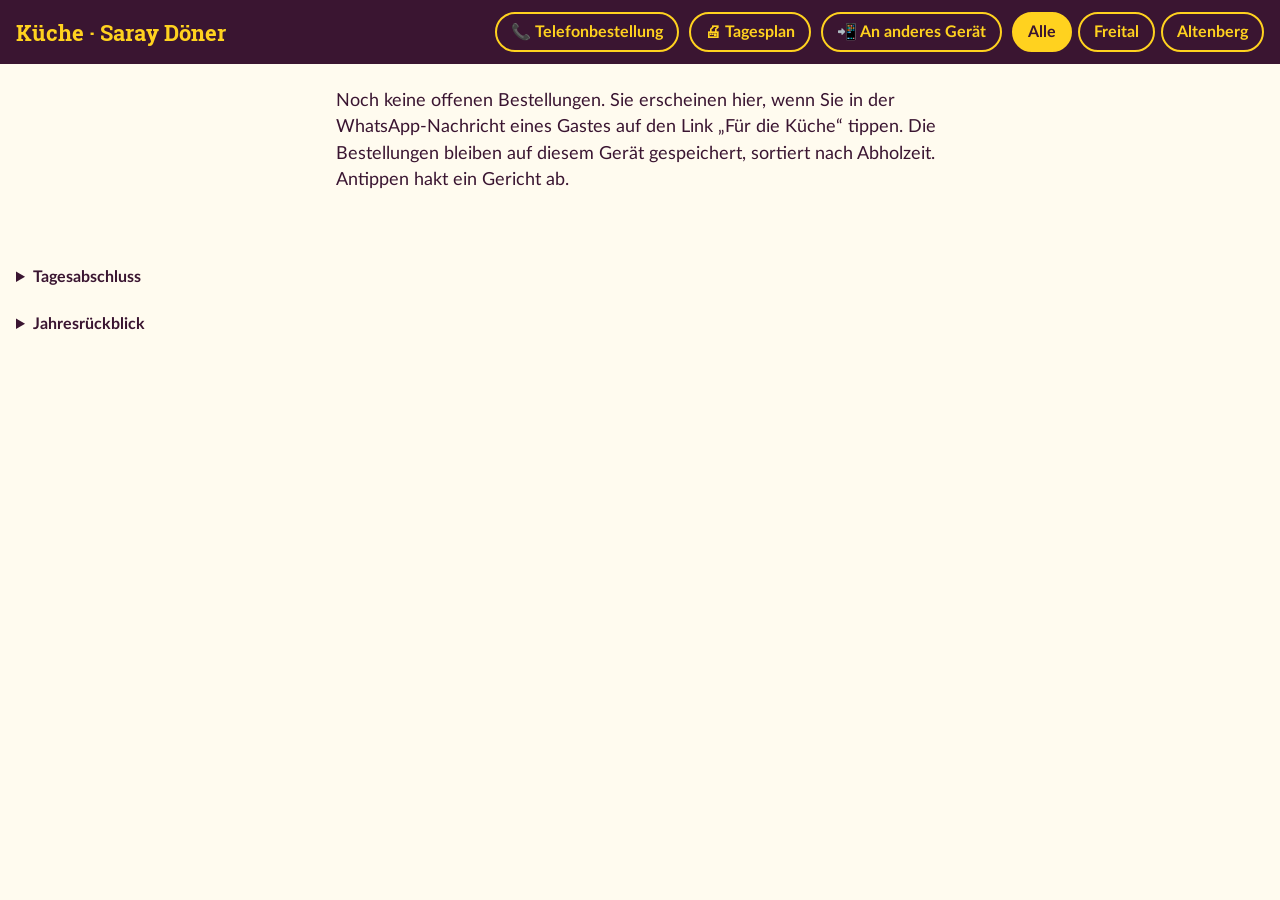
<file: docs/kueche/index.html>
<!doctype html>
<html lang="de">
<head>
<meta charset="utf-8">
<meta name="viewport" content="width=device-width, initial-scale=1, viewport-fit=cover">
<meta name="robots" content="noindex">
<title>Saray Döner – Küche</title>
<link rel="icon" href="../img/favicon-96.png">
<style>
@font-face{font-family:"Saray Slab";src:url(../fonts/Roboto-Slab-Bold.sub.woff) format("woff");font-weight:700}
@font-face{font-family:"Saray Text";src:url(../fonts/lato-normal.sub.woff) format("woff");font-weight:400}
@font-face{font-family:"Saray Text";src:url(../fonts/lato-bold.sub.woff) format("woff");font-weight:700}
:root{--gelb:#FFD21F;--gelb-blass:#FFF1B8;--tinte:#3A1531;--tinte-weich:#6B4A63;--paprika:#C8381E;--gruen:#2E7D32;--linie:#E7DCC0}
*{box-sizing:border-box}
html,body{margin:0}
body{font-family:"Saray Text",system-ui,sans-serif;color:var(--tinte);background:#FFFBEF}
h1,h2,h3{font-family:"Saray Slab",Georgia,serif;margin:0}
button{font:inherit}

body{padding:0 0 40px}
.kopf{position:sticky;top:0;z-index:5;display:flex;flex-wrap:wrap;align-items:center;gap:10px;padding:12px 16px;background:var(--tinte);color:var(--gelb)}
.kopf h1{font-size:1.4rem;flex:1}
.chips{display:flex;gap:6px}
.chip{min-height:40px;padding:0 14px;border-radius:99px;border:2px solid var(--gelb);background:none;color:var(--gelb);font-weight:700;cursor:pointer}
.chip[aria-pressed=true]{background:var(--gelb);color:var(--tinte)}
.leer{max-width:640px;margin:24px auto;padding:0 16px;font-size:1.1rem;line-height:1.5}
.liste{display:grid;grid-template-columns:repeat(auto-fill,minmax(320px,1fr));gap:14px;padding:16px;align-items:start}
.bon{background:#fff;border:3px solid var(--tinte);border-radius:18px;padding:14px 16px;display:flex;flex-direction:column;gap:8px}
.bon.bald{border-color:var(--paprika);box-shadow:0 0 0 3px var(--paprika)}
.bon.spaet{background:#FFE9E3}
.bon.neu{animation:neu 1.2s ease 3}
@keyframes neu{50%{box-shadow:0 0 0 8px var(--gelb)}}
.bon-kopf{display:flex;justify-content:space-between;align-items:baseline;gap:8px}
.bnr{font:700 2.2rem "Saray Slab",serif;line-height:1}
.zeit{font:700 1.5rem "Saray Slab",serif;text-align:right}
.zeit small{display:block;font:700 .95rem "Saray Text";color:var(--tinte-weich)}
.bon.spaet .zeit small,.bon.bald .zeit small{color:var(--paprika)}
.meta{font-weight:700;color:var(--tinte-weich)}
.test{display:inline-block;background:var(--paprika);color:#fff;border-radius:99px;padding:1px 8px;font-size:.8rem;margin-left:6px}
.pos{list-style:none;margin:0;padding:0;border-top:2px dashed var(--linie)}
.pos li{display:flex;gap:10px;padding:10px 0;border-bottom:1px solid var(--linie);cursor:pointer;font-size:1.15rem;line-height:1.3}
.pos li .m{font:700 1.4rem "Saray Slab",serif;min-width:2.2em}
.pos li .w{display:block;font-size:.95rem;color:var(--tinte-weich)}
.pos li .n{display:block;font-size:.95rem;font-weight:700;color:var(--paprika)}
.pos li.ok{opacity:.4;text-decoration:line-through}
.pos li .hk{margin-left:auto;width:30px;height:30px;flex:none;border:3px solid var(--tinte);border-radius:8px;display:grid;place-items:center;font-weight:700}
.pos li.ok .hk::after{content:"✓"}
.summe{display:flex;justify-content:space-between;font-weight:700;font-size:1.1rem}.summe.rabatt{font-size:.95rem;color:var(--gruen)}
.knoepfe{display:flex;gap:8px}
.knopf{flex:1;min-height:48px;border-radius:12px;border:2px solid var(--tinte);background:#fff;color:var(--tinte);font-weight:700;cursor:pointer}
.knopf.voll{background:var(--tinte);color:var(--gelb)}
details.erledigt{margin:8px 16px}
.chips.hell .chip{border-color:var(--tinte);color:var(--tinte)}.chips.hell .chip[aria-pressed=true]{background:var(--tinte);color:var(--gelb)}
.abschluss table{border-collapse:collapse;width:100%;max-width:560px;margin:10px 0;background:#fff;border-radius:12px;overflow:hidden}
.abschluss td,.abschluss th{padding:8px 12px;border-bottom:1px solid var(--linie);text-align:left}.abschluss td.z{text-align:right;font-weight:700;font-variant-numeric:tabular-nums}
.zahlen{display:flex;flex-wrap:wrap;gap:10px;margin:10px 0}.zahlen div{background:#fff;border:2px solid var(--tinte);border-radius:14px;padding:10px 14px;min-width:130px}
.zahlen b{display:block;font:700 1.6rem "Saray Slab",serif}.zahlen span{font-size:.9rem;color:var(--tinte-weich)}
.klein{font-size:.85rem;color:var(--tinte-weich)}
.allergie-band{background:var(--paprika);color:#fff;font-weight:700;border-radius:10px;padding:8px 10px;font-size:1.05rem}
.bon.allergie{border-color:var(--paprika);border-width:4px}.pos li .n.al{background:#FFE1D9;padding:2px 6px;border-radius:6px}
#plan table{border-collapse:collapse;width:100%}#plan th,#plan td{border-bottom:1px solid #999;padding:4px 6px;text-align:left;vertical-align:top;font-size:11pt}
#plan h1{font:700 18pt "Saray Slab",serif;margin:0 0 8px}#plan .al{color:#C8381E;font-weight:700}
body.plan-druck>*:not(#plan){display:none!important}body.plan-druck #plan{display:block!important}
.tel{margin:12px 16px;padding:14px 16px;background:#fff;border:3px solid var(--tinte);border-radius:18px;max-width:640px}
.tel h2{font:700 1.3rem "Saray Slab",serif;margin:0 0 10px}.tel label{display:block;font-weight:700;margin:8px 0 4px}
.tel input{display:block;width:100%;min-height:46px;border:2px solid var(--tinte);border-radius:12px;padding:0 12px;font:inherit;margin-top:4px}
.tel-reihe{display:flex;gap:10px}.tel-reihe label{flex:1}
#tel-treffer button{display:flex;width:100%;justify-content:space-between;gap:10px;min-height:44px;padding:0 12px;margin:4px 0;border:1px solid var(--linie);border-radius:10px;background:var(--gelb-blass);font:inherit;cursor:pointer;text-align:left}
.tel .pos li{cursor:default;align-items:center}.tel .pos input{min-height:38px;margin:4px 0 0;font-size:.95rem}
.tel .menge{display:flex;gap:6px;align-items:center}.tel .menge button{width:36px;height:36px;border-radius:50%;border:2px solid var(--tinte);background:#fff;font-weight:700;cursor:pointer}
.fehler{color:var(--paprika);font-weight:700}
.tel-marke.stamm{background:#E8A317;color:var(--tinte)}.tel-marke{display:inline-block;background:var(--tinte);color:var(--gelb);border-radius:99px;padding:1px 8px;font-size:.8rem;margin-left:6px}
.monat{background:#fff;border:2px solid var(--tinte);border-radius:14px;padding:12px 14px;margin:10px 0;max-width:620px}
body.monat-druck>*:not(#jahr){display:none!important}
.warte-vorschlag{margin:12px 16px 0;padding:12px 14px;border-radius:14px;background:var(--paprika);color:#fff;display:flex;flex-wrap:wrap;gap:10px;align-items:center;font-weight:700}
.warte-vorschlag[hidden]{display:none}.warte-vorschlag span{flex:1 1 240px}.warte-vorschlag button{min-height:44px;padding:0 16px;border-radius:12px;border:2px solid #fff;background:#fff;color:var(--paprika);font-weight:700;cursor:pointer}
.warte-vorschlag button.zweit{background:none;color:#fff}
.slot-info{margin:10px 16px 0;padding:10px 14px;border-radius:12px;background:#fff;border:2px solid var(--paprika);font-weight:700}.slot-info[hidden]{display:none}
.balken{display:grid;grid-template-columns:4.5em 1fr 4em;gap:6px 10px;align-items:center;max-width:560px;margin:10px 0}
.balken i{display:block;height:16px;border-radius:8px;background:var(--tinte);min-width:2px}
.balken span:nth-child(3n){text-align:right;font-weight:700;font-variant-numeric:tabular-nums}
.bedarf table{border-collapse:collapse;margin:8px 0;background:#fff;border-radius:12px;overflow:hidden;min-width:280px}
.bedarf td{padding:8px 12px;border-bottom:1px solid var(--linie);font-size:1.1rem}.bedarf td.z{text-align:right;font:700 1.3rem "Saray Slab",serif}
body.jahr-druck>*:not(#jahr){display:none!important}
.knoepfe.zwei{margin-top:-2px}
.knopf.ok{border-color:var(--gruen);color:var(--gruen)}
.gesendet{position:fixed;left:50%;bottom:16px;transform:translateX(-50%);background:var(--tinte);color:#fff;padding:10px 16px;border-radius:12px;font-weight:700;z-index:9;max-width:90vw}
details.erledigt summary{cursor:pointer;font-weight:700;padding:10px 0}
details.erledigt .liste{padding:8px 0}
details.erledigt .bon{opacity:.6}
@media print{
  body{background:#fff;padding:0}
  .kopf,.leer,details.erledigt,.knoepfe,.bon:not(.druck),.gesendet{display:none!important}
  .liste{display:block;padding:0}
  .bon.druck{border:0;box-shadow:none;width:72mm;padding:0;font-size:12pt;break-after:page}
  .pos li.ok{opacity:1;text-decoration:none}.pos li .hk{display:none}
  body.jahr-druck .bon.druck,body.monat-druck .bon.druck{display:none}
  body.monat-druck #jahr{display:block!important;margin:0}body.monat-druck #jahr>*:not(#monat-box){display:none!important}body.monat-druck #monat-box .knoepfe,body.monat-druck #monat-wahl{display:none}
  body.jahr-druck #jahr{display:block!important;margin:0}body.jahr-druck #jahr summary,body.jahr-druck .knoepfe,body.jahr-druck #jahr-wahl{display:none}
  .bon.druck{page:bon}
  @page bon{size:80mm auto;margin:4mm}
  @page{size:A4;margin:15mm}
}
</style>
</head>
<body>
<header class="kopf"><h1>Küche · Saray Döner</h1><button class="chip" type="button" id="tel-neu">📞 Telefonbestellung</button><button class="chip" type="button" id="plan-knopf">🖨 Tagesplan</button><button class="chip" type="button" id="sync-knopf">📲 An anderes Gerät</button><div class="chips" id="filter"></div></header>
<section class="tel" id="tel" hidden aria-label="Telefonbestellung"><h2>📞 Telefonbestellung</h2>
<div class="chips hell" id="tel-laden"></div>
<div class="tel-reihe"><label>Name<input id="tel-name" type="text" maxlength="40" autocomplete="off"></label><label>Abholung<input id="tel-zeit" type="time" step="300"></label></div>
<label>Gericht suchen<input id="tel-such" type="search" placeholder="Name oder Nummer" autocomplete="off"></label><div id="tel-treffer"></div>
<ul class="pos" id="tel-pos"></ul><div class="summe"><span>Summe (bar)</span><span id="tel-summe">0,00 €</span></div>
<p class="fehler" id="tel-fehler" hidden></p>
<div class="knoepfe"><button class="knopf" type="button" id="tel-ab">Abbrechen</button><button class="knopf voll" type="button" id="tel-ok">Bestellung anlegen</button></div></section>
<p class="leer" id="leer" hidden>Noch keine offenen Bestellungen. Sie erscheinen hier, wenn Sie in der WhatsApp-Nachricht eines Gastes auf den Link
„Für die Küche“ tippen. Die Bestellungen bleiben auf diesem Gerät gespeichert, sortiert nach Abholzeit. Antippen hakt ein Gericht ab.</p>
<div class="warte-vorschlag" id="warte-vorschlag" hidden></div>
<p class="slot-info" id="slot-info" hidden></p>
<details class="erledigt bedarf" id="bedarf" hidden><summary id="bedarf-titel">Was brauchen wir?</summary>
<div class="chips hell" id="bedarf-wahl"></div><table id="bedarf-liste"></table></details>
<div class="liste" id="offen"></div>
<details class="erledigt" id="erledigt-box" hidden><summary id="erledigt-titel">Erledigt</summary><div class="liste" id="erledigt"></div></details>
<details class="erledigt abschluss" id="abschluss"><summary>Tagesabschluss</summary>
<div class="chips hell" id="abschluss-tag"></div><div id="abschluss-inhalt"></div>
<p class="klein">Nur Bestellungen, die auf diesem Gerät geöffnet wurden (die letzten 7 Tage). Ersetzt keine Kasse und kein Kassenbuch.</p></details>
<details class="erledigt abschluss" id="jahr"><summary>Jahresrückblick</summary>
<div id="monat-box"><h3>Monatsbericht</h3><div class="chips hell" id="monat-wahl"></div><div id="monat-inhalt"></div>
<div class="knoepfe" style="max-width:420px"><button class="knopf" type="button" id="monat-drucken">Drucken</button><button class="knopf voll" type="button" id="monat-teilen">Per WhatsApp schicken</button></div></div>
<div class="chips hell" id="jahr-wahl"></div><div id="jahr-inhalt"></div>
<p class="klein">Zählt jede Bestellung, die auf diesem Gerät geöffnet wurde (ohne Testbestellungen), ab dem ersten Öffnen. Bleibt gut ein Jahr auf dem Gerät.</p>
<div class="knoepfe" style="max-width:320px"><button class="knopf" type="button" id="jahr-drucken">Rückblick drucken</button></div></details>
<section id="plan" hidden></section>
<p class="gesendet" id="gesendet" role="status" hidden></p>
<script>
(function(){
'use strict';
var LAEDEN={"freital": "Freital", "altenberg": "Altenberg"},K='saray-kueche',F='saray-kueche-filter',liste=[],filter='';
try{liste=JSON.parse(localStorage.getItem(K)||'[]');if(!Array.isArray(liste))liste=[];}catch(e){liste=[];}
try{filter=localStorage.getItem(F)||'';}catch(e){}
function speichern(){try{localStorage.setItem(K,JSON.stringify(liste));}catch(e){}}
function el(t,c,x){var e=document.createElement(t);if(c)e.className=c;if(x!=null)e.textContent=x;return e;}
function euro(c){return (c/100).toFixed(2).replace('.',',')+' €';}
function lesen(b){try{var t=decodeURIComponent(escape(atob(b.replace(/-/g,'+').replace(/_/g,'/'))));var o=JSON.parse(t);
  if(!o||typeof o.nr!=='string'||!Array.isArray(o.p))return null;
  o.p=o.p.filter(Array.isArray).slice(0,60).map(function(x){return {q:Math.max(1,Math.min(99,+x[0]||1)),n:String(x[1]||'').slice(0,120),w:String(x[2]||'').slice(0,300),f:String(x[3]||'').slice(0,40),x:String(x[4]||'').slice(0,200),c:+x[5]||0,ok:false};});
  return {id:o.nr+'-'+(+o.a||0),nr:o.nr.slice(0,8),l:LAEDEN[o.l]?o.l:'',z:String(o.z||'').slice(0,60),t:/^\d{4}-\d{2}-\d{2}T\d{2}:\d{2}$/.test(o.t||'')?o.t:'',
    m:String(o.m||'').slice(0,40),s:+o.s||0,r:+o.r||0,rc:String(o.rc||'').slice(0,60),p:o.p,w:Array.isArray(o.w)?o.w.slice(0,60):[],g:String(o.g||'').slice(0,12),c:Math.max(0,Math.min(9999,+o.c||0)),sp:/^(de|en|cs|tr|ru|ar)$/.test(o.sp||'')?o.sp:'de',zug:String(o.zug||'').slice(0,5),f:String(o.f||'').replace(/[^a-z0-9]/g,'').slice(0,24),test:!!o.test,a:+o.a||Date.now(),fertig:0,neu:1};}catch(e){return null;}}
/* Link aus WhatsApp: Bestellung übernehmen (doppelt geöffnet = einmal gespeichert) */
var m=/[#&]b=([A-Za-z0-9_-]+)/.exec(location.hash);
/* Jahresstatistik: pro Tag Bestellungen, Summe, Gerichte, Uhrzeiten, Sprachen, Laden (ohne Tests) */
var JK='saray-kueche-jahr',JAHR={};try{JAHR=JSON.parse(localStorage.getItem(JK)||'{}')||{};}catch(e){JAHR={};}
function jahrZaehlen(x){if(x.test)return;var d=x.t?x.t.slice(0,10):new Date(x.a).toISOString().slice(0,10),j=JAHR[d]=JAHR[d]||{n:0,s:0,g:{},h:{},sp:{},l:{}};if(x.tel)j.tel=(j.tel||0)+1;
  j.n++;j.s+=x.s;x.p.forEach(function(p){var n=p.n.replace(/\s*\(.*\)$/,'');j.g[n]=(j.g[n]||0)+p.q;});
  if(x.t){var h=x.t.slice(11,13);j.h[h]=(j.h[h]||0)+1;}j.sp[x.sp]=(j.sp[x.sp]||0)+1;if(x.l)j.l[x.l]=(j.l[x.l]||0)+1;
  var grenze=new Date(Date.now()-400*864e5).toISOString().slice(0,10);Object.keys(JAHR).forEach(function(k){if(k<grenze)delete JAHR[k];});
  try{localStorage.setItem(JK,JSON.stringify(JAHR));}catch(e){}}
function aufnehmen(o){if(o&&!liste.some(function(x){return x.id===o.id;})){liste.push(o);jahrZaehlen(o);}}
if(m){aufnehmen(lesen(m[1]));speichern();history.replaceState(null,'',location.pathname+location.search);}
/* Bestellungen von einem anderen Gerät übernehmen (#sync=…): doppelte werden erkannt */
function syncLesen(){var s2=/[#&]sync=([A-Za-z0-9_-]+)/.exec(location.hash);if(!s2)return 0;var n=0;
  try{var d=JSON.parse(decodeURIComponent(escape(atob(s2[1].replace(/-/g,'+').replace(/_/g,'/')))));(d.o||[]).forEach(function(o){
    if(!o||typeof o.id!=='string'||!Array.isArray(o.p)||liste.some(function(x){return x.id===o.id;}))return;o.neu=0;aufnehmen(o);n++;});}catch(e){}
  speichern();history.replaceState(null,'',location.pathname+location.search);return n;}
var syncN=syncLesen();
/* alte Bestellungen (älter als 3 Tage) aufräumen */
liste=liste.filter(function(x){return x&&Array.isArray(x.p)&&Date.now()-x.a<7*864e5;});speichern();
/* Antworten an den Gast in seiner Sprache (Sprache der Website beim Bestellen) */
var TEXTE={
  de:{nochmal:'Nächstes Mal mit einem Tipp genau so bestellen:',hallo:'Hallo',heute:'heute um {z} Uhr',tag:'am {d} um {z} Uhr',ok:'{hallo}, danke für Ihre Bestellung {nr}! Sie ist {wann} in {ort} abholbereit. Bitte bar bezahlen: {summe}. Ihr Saray Döner',fertig:'Ihre Bestellung {nr} ist fertig und liegt in {ort} für Sie bereit. Bis gleich! Ihr Saray Döner'},
  en:{nochmal:'Order exactly the same again next time:',hallo:'Hello',heute:'today at {z}',tag:'on {d} at {z}',ok:'{hallo}, thank you for your order {nr}! It will be ready for pickup {wann} in {ort}. Please pay in cash: {summe}. Saray Döner',fertig:'Your order {nr} is ready for you in {ort}. See you soon! Saray Döner'},
  tr:{nochmal:'Bir dahaki sefere tek dokunuşla aynısını sipariş edin:',hallo:'Merhaba',heute:'bugün saat {z}',tag:'{d} saat {z}',ok:'{hallo}, {nr} numaralı siparişiniz için teşekkürler! Siparişiniz {wann} {ort} şubemizde hazır olacak. Lütfen nakit ödeyin: {summe}. Saray Döner',fertig:'{nr} numaralı siparişiniz {ort} şubemizde hazır. Görüşmek üzere! Saray Döner'},
  cs:{nochmal:'Příště objednáte totéž jedním klepnutím:',hallo:'Dobrý den',heute:'dnes v {z}',tag:'{d} v {z}',ok:'{hallo}, děkujeme za objednávku {nr}! Bude připravena k vyzvednutí {wann} v provozovně {ort}. Platba v hotovosti: {summe}. Saray Döner',fertig:'Vaše objednávka {nr} je hotová a čeká na vás v provozovně {ort}. Brzy na viděnou! Saray Döner'},
  ru:{nochmal:'В следующий раз закажите то же самое одним нажатием:',hallo:'Здравствуйте',heute:'сегодня в {z}',tag:'{d} в {z}',ok:'{hallo}! Спасибо за заказ {nr}! Его можно забрать {wann} в кафе {ort}. Оплата наличными: {summe}. Saray Döner',fertig:'Ваш заказ {nr} готов и ждёт вас в кафе {ort}. До встречи! Saray Döner'},
  ar:{nochmal:'في المرة القادمة اطلب الطلب نفسه بلمسة واحدة:',hallo:'مرحبًا',heute:'اليوم الساعة {z}',tag:'يوم {d} الساعة {z}',ok:'{hallo}، شكرًا لطلبك {nr}! سيكون جاهزًا للاستلام {wann} في فرع {ort}. الدفع نقدًا: {summe}. Saray Döner',fertig:'طلبك {nr} جاهز وبانتظارك في فرع {ort}. نراك قريبًا! Saray Döner'}};
var SP_NAME={de:'Deutsch',en:'Englisch',tr:'Türkisch',cs:'Tschechisch',ru:'Russisch',ar:'Arabisch'};
function fuell(t,w){return t.replace(/\{(\w+)\}/g,function(_,k){return w[k]!=null?w[k]:'';});}
function heuteISO(){var d=new Date();return d.getFullYear()+'-'+('0'+(d.getMonth()+1)).slice(-2)+'-'+('0'+d.getDate()).slice(-2);}
function antwort(x,art){var T=TEXTE[x.sp]||TEXTE.de,wann='';
  if(x.t){var d=x.t.slice(0,10),z=x.t.slice(11);wann=d===heuteISO()?fuell(T.heute,{z:z}):fuell(T.tag,{z:z,d:d.slice(8)+'.'+d.slice(5,7)+'.'});}
  var t=fuell(T[art],{hallo:T.hallo+(x.m?' '+x.m:''),nr:x.nr,wann:wann,ort:LAEDEN[x.l]||'',summe:euro(x.s)});
  if(art==='ok'&&x.w&&x.w.length)t+='\n\n'+T.nochmal+' '+nochmalLink(x);
  return t;}
function b64url(t){return btoa(unescape(encodeURIComponent(t))).replace(/\+/g,'-').replace(/\//g,'_').replace(/=+$/,'');}
function nochmalLink(x){return location.origin+location.pathname.replace(/kueche\/?(index\.html)?$/,'')+'#nochmal='+b64url(JSON.stringify({l:x.l,p:x.w}));}
function melden(t){var g=document.getElementById('gesendet');g.textContent=t;g.hidden=false;clearTimeout(melden.t);melden.t=setTimeout(function(){g.hidden=true;},4000);}
/* WhatsApp öffnet die Kontaktauswahl: den Chat des Gastes antippen, senden */
/* „Abholbereit per Ton“: kurze Meldung an die offene Seite des Gastes (nur ok/fertig/zurueck, keine Bestelldaten) */
var NTFY="https://ntfy.sh";
function tonMelden(x,art){if(!x.f||!NTFY)return;try{fetch(NTFY+'/saray-'+x.f,{method:'POST',body:art}).catch(function(){});}catch(e){}}
function senden(x,art){var t=antwort(x,art);x[art==='ok'?'bestaetigt':'gemeldet']=Date.now();x.neu=0;speichern();zeichnen();if(art==='ok')tonMelden(x,'ok');
  window.open('https://wa.me/?text='+encodeURIComponent(t),'_blank');
  melden((art==='ok'?'Bestätigung':'Fertig-Meldung')+(x.sp!=='de'?' auf '+SP_NAME[x.sp]:'')+' – in WhatsApp den Chat von '+(x.m||'dem Gast')+' wählen.');}
function zeitpunkt(x){return x.t?new Date(x.t+':00').getTime():x.a+20*60000;}
function rest(x){return Math.round((zeitpunkt(x)-Date.now())/60000);}
function filterZeigen(){var f=document.getElementById('filter');f.textContent='';[['','Alle']].concat(Object.keys(LAEDEN).map(function(k){return [k,LAEDEN[k]];})).forEach(function(o){
  var b=el('button','chip',o[1]);b.type='button';b.setAttribute('aria-pressed',String(filter===o[0]));
  b.addEventListener('click',function(){filter=o[0];try{localStorage.setItem(F,filter);}catch(e){}filterZeigen();zeichnen();});f.appendChild(b);});}
var ALLERGIE=new RegExp("allerg|unvertr[\u00e4a]g|intoleran|z[\u00f6o]liakie|gluten|laktose|lactose|milcheiwei|nuss|n[\u00fcu]sse|erdnuss|mandel|cashew|pistazie|sesam|soja|\\bei\\b|\\beier|eiwei|fisch|krebs|garnele|schalentier|weichtier|muschel|sellerie|senf|lupine|sulfit|schwefel|histamin|fru[ck]tose|glutamat|halal|schwein|celiac|coeliac|dairy|\\bnuts?\\b|peanut|almond|sesame|\\bsoy|\\begg|shellfish|mustard|celery|sulphite|sulfite|alerji|laktoz|f[\u0131i]st[\u0131i]k|f[\u0131i]nd[\u0131i]k|ceviz|susam|soya|yumurta|helal|domuz|alergi|lepek|lakt[\u00f3o]z|o[\u0159r]ech|ara[\u0161s][\u00edi]d|sezam|s[\u00f3o]ja|vejce|\u0430\u043b\u043b\u0435\u0440\u0433|\u0433\u043b\u044e\u0442\u0435\u043d|\u043b\u0430\u043a\u0442\u043e\u0437|\u043e\u0440\u0435\u0445|\u0430\u0440\u0430\u0445\u0438\u0441|\u043a\u0443\u043d\u0436\u0443\u0442|\u0441\u043e\u044f|\u044f\u0439\u0446|\u062d\u0633\u0627\u0633\u064a\u0629|\u062c\u0644\u0648\u062a\u064a\u0646|\u0644\u0627\u0643\u062a\u0648\u0632|\u0645\u0643\u0633\u0631\u0627\u062a|\u0633\u0645\u0633\u0645|\u0635\u0648\u064a\u0627|\u0628\u064a\u0636|\u062d\u0644\u0627\u0644",'i');
function allergien(x){return x.p.map(function(p){return p.x;}).filter(function(t){return t&&ALLERGIE.test(t);});}
function bon(x){
  var b=el('article','bon'),r=rest(x),al=allergien(x);if(al.length)b.classList.add('allergie');if(!x.fertig){if(r<0)b.classList.add('spaet');else if(r<=15)b.classList.add('bald');}if(x.neu)b.classList.add('neu');
  b.dataset.id=x.id;
  var k=el('div','bon-kopf'),nr=el('span','bnr',x.nr);if(x.test)nr.appendChild(el('span','test','TEST'));k.appendChild(nr);
  var z=el('span','zeit',x.t?x.t.slice(11):'sofort');
  z.appendChild(el('small',null,x.fertig?'erledigt':r<0?'seit '+(-r)+' Min. fällig':r===0?'jetzt':'in '+(r>=120?Math.round(r/60)+' Std.':r+' Min.')));k.appendChild(z);b.appendChild(k);
  if(x.tel)nr.appendChild(el('span','tel-marke','📞 Telefon'));
  if(x.c>1)nr.appendChild(el('span','tel-marke'+(x.c>=5?' stamm':''),(x.c>=5?'⭐ Stammgast · ':'')+x.c+'. Bestellung'));
  if(al.length)b.appendChild(el('div','allergie-band','⚠ Allergie / Unverträglichkeit beachten: '+al.join(' · ')));
  b.appendChild(el('div','meta',[x.m||'ohne Name',LAEDEN[x.l]||'',x.zug?'Zug '+x.zug:'',x.z].filter(Boolean).join(' · ')));
  var ul=el('ul','pos');x.p.forEach(function(p){var li=el('li',p.ok?'ok':'');li.appendChild(el('span','m',p.q+'×'));
    var t=el('span',null,p.n);if(p.w)t.appendChild(el('span','w',p.w));if(p.f)t.appendChild(el('span','w','für '+p.f));if(p.x)t.appendChild(el('span','n'+(ALLERGIE.test(p.x)?' al':''),(ALLERGIE.test(p.x)?'⚠ ':'')+'Wunsch: '+p.x));li.appendChild(t);
    li.appendChild(el('span','hk'));li.setAttribute('role','checkbox');li.setAttribute('aria-checked',String(p.ok));li.tabIndex=0;
    function um(){p.ok=!p.ok;x.neu=0;speichern();zeichnen();}
    li.addEventListener('click',um);li.addEventListener('keydown',function(ev){if(ev.key===' '||ev.key==='Enter'){ev.preventDefault();um();}});ul.appendChild(li);});
  b.appendChild(ul);
  if(x.r){var rz=el('div','summe rabatt');rz.appendChild(el('span',null,'Firmen-Rabatt'+(x.rc?' ('+x.rc+')':'')));rz.appendChild(el('span',null,'−'+euro(x.r)));b.appendChild(rz);}
  var s=el('div','summe');s.appendChild(el('span',null,'Summe (bar)'));s.appendChild(el('span',null,euro(x.s)));b.appendChild(s);
  var kn=el('div','knoepfe'),dr=el('button','knopf','Bon drucken'),fe=el('button','knopf voll',x.fertig?'Zurückholen':'Fertig ✓');dr.type=fe.type='button';
  dr.addEventListener('click',function(){document.querySelectorAll('.bon.druck').forEach(function(y){y.classList.remove('druck');});b.classList.add('druck');window.print();});
  fe.addEventListener('click',function(){x.fertig=x.fertig?0:Date.now();x.neu=0;speichern();zeichnen();tonMelden(x,x.fertig?'fertig':'zurueck');
    if(x.fertig)melden(x.f?'Erledigt. Hat der Gast die Seite offen, hört er jetzt einen Ton. Unter „Erledigt“ können Sie ihm zusätzlich per WhatsApp Bescheid geben.':'Erledigt. Unter „Erledigt“ können Sie dem Gast Bescheid geben.');});
  kn.appendChild(dr);kn.appendChild(fe);b.appendChild(kn);
  var k2=el('div','knoepfe zwei');
  if(!x.fertig&&!x.tel){var be=el('button','knopf'+(x.bestaetigt?' ok':''),x.bestaetigt?'✓ Bestätigt':'Bestätigen');be.type='button';be.dataset.bestaetigen='';
    be.addEventListener('click',function(){senden(x,'ok');});k2.appendChild(be);}
  else if(!x.tel){var me=el('button','knopf'+(x.gemeldet?' ok':''),x.gemeldet?'✓ Gast Bescheid gegeben':'Gast: „Ist fertig“');me.type='button';me.dataset.melden='';
    me.addEventListener('click',function(){senden(x,'fertig');});k2.appendChild(me);}
  b.appendChild(k2);return b;}
function zeichnen(){
  var sicht=liste.filter(function(x){return !filter||x.l===filter;}),offen=sicht.filter(function(x){return !x.fertig;}).sort(function(a,b){return zeitpunkt(a)-zeitpunkt(b);}),
    fertig=sicht.filter(function(x){return x.fertig;}).sort(function(a,b){return b.fertig-a.fertig;});
  var o=document.getElementById('offen');o.textContent='';offen.forEach(function(x){o.appendChild(bon(x));});
  document.getElementById('leer').hidden=offen.length>0;
  var e=document.getElementById('erledigt');e.textContent='';fertig.forEach(function(x){e.appendChild(bon(x));});
  document.getElementById('erledigt-box').hidden=!fertig.length;document.getElementById('erledigt-titel').textContent='Erledigt ('+fertig.length+')';
  document.title=(offen.length?'('+offen.length+') ':'')+'Küche · Saray Döner';
  abschluss(sicht);bedarf(offen);jahrZeigen();monatZeigen();warteVorschlag();slotsPruefen();}
/* ---------- Telefonbestellung erfassen: landet in derselben Liste, im Tagesabschluss und im Jahresrückblick ---------- */
var KARTE=[["Nr. 1 Döner Kebap", 700], ["Nr. 2 Döner mit Käse", 800], ["Nr. 3 Döner vegetarisch", 600], ["Nr. 4 Döner vegetarisch mit Käse", 700], ["Nr. 5 Halloumi-Döner, vegetarisch", 700], ["Nr. 6 Super Döner", 850], ["Nr. 7 Super Döner mit Käse", 950], ["Nr. 8 Döner Hawaii", 800], ["Nr. 9 Schnitzel-Döner", 700], ["Nr. 10 Schnitzel-Döner mit Käse", 800], ["Nr. 11 Falafel-Döner vegetarisch", 700], ["Nr. 12 Falafel-Döner vegetarisch mit Käse", 800], ["Nr. 30 Hähnchen-Döner", 700], ["Nr. 31 Hähnchen-Döner mit Käse", 800], ["Nr. 32 Hähnchen Super Döner", 850], ["Nr. 33 Hähnchen Super Döner mit Käse", 950], ["Nr. 34 Hähnchen-Döner-Teller", 1000], ["Nr. 35 Hähnchen-Döner-Teller", 1000], ["Nr. 36 Hähnchen-Döner-Teller", 1100], ["Nr. 37 Hähnchen-Döner-Teller", 1200], ["Nr. 38 Hähnchen-Döner überbacken", 1000], ["Nr. 50 Dürüm", 800], ["Nr. 51 Dürüm mit Käse", 900], ["Nr. 52 Dürüm vegetarisch", 700], ["Nr. 53 Dürüm vegetarisch mit Käse", 800], ["Nr. 54 Super Dürüm", 950], ["Nr. 55 Super Dürüm mit Käse", 1050], ["Nr. 56 Dürüm Hawaii", 900], ["Nr. 57 Halloumi-Dürüm vegetarisch", 800], ["Nr. 58 Falafel-Dürüm vegetarisch", 800], ["Nr. 40 Hähnchen-Dürüm", 800], ["Nr. 41 Hähnchen-Dürüm mit Käse", 900], ["Nr. 42 Super Hähnchen-Dürüm", 950], ["Nr. 43 Super Hähnchen-Dürüm mit Käse", 1050], ["Nr. 13 Döner-Box", 700], ["Nr. 14 Döner-Box mit Käse", 800], ["Nr. 15 Döner-Box Hähnchen", 700], ["Nr. 16 Döner-Box Hähnchen mit Käse", 800], ["Nr. 21 Döner-Teller", 1000], ["Nr. 22 Döner-Teller", 1000], ["Nr. 23 Döner-Teller", 1100], ["Nr. 24 Döner-Teller vegetarisch", 1100], ["Nr. 25 Döner-Teller", 1200], ["Nr. 26 Saray-Teller", 1500], ["Nr. 28 Döner überbacken", 1000], ["Peperoni, Oliven oder Ananas", 200], ["Pommes, Salat, Halloumikäse, Käse oder Reis", 250], ["Nr. 80 Pizza Margherita (24 cm)", 650], ["Nr. 80 Pizza Margherita (30 cm)", 750], ["Nr. 81 Pizza Funghi (24 cm)", 750], ["Nr. 81 Pizza Funghi (30 cm)", 850], ["Nr. 82 Pizza Salami (24 cm)", 850], ["Nr. 82 Pizza Salami (30 cm)", 950], ["Nr. 83 Pizza Schinken (24 cm)", 850], ["Nr. 83 Pizza Schinken (30 cm)", 950], ["Nr. 84 Pizza vegetarisch (24 cm)", 850], ["Nr. 84 Pizza vegetarisch (30 cm)", 950], ["Nr. 85 Pizza Primavera (24 cm)", 850], ["Nr. 85 Pizza Primavera (30 cm)", 950], ["Nr. 86 Pizza Toscana (24 cm)", 850], ["Nr. 86 Pizza Toscana (30 cm)", 950], ["Nr. 87 Pizza Tonno (24 cm)", 850], ["Nr. 87 Pizza Tonno (30 cm)", 950], ["Nr. 88 Pizza Salami-Schinken (24 cm)", 850], ["Nr. 88 Pizza Salami-Schinken (30 cm)", 950], ["Nr. 89 Pizza Hawaii (24 cm)", 850], ["Nr. 89 Pizza Hawaii (30 cm)", 950], ["Nr. 90 Pizza Döner (24 cm)", 950], ["Nr. 90 Pizza Döner (30 cm)", 1050], ["Nr. 91 Pizza Saray (24 cm)", 900], ["Nr. 91 Pizza Saray (30 cm)", 1000], ["Nr. 92 Pizza Solino (24 cm)", 900], ["Nr. 92 Pizza Solino (30 cm)", 1000], ["Nr. 93 Pizza 4 Käse (24 cm)", 900], ["Nr. 93 Pizza 4 Käse (30 cm)", 1000], ["Nr. 94 Pizza Frühling (24 cm)", 900], ["Nr. 94 Pizza Frühling (30 cm)", 1000], ["Nr. 95 Pizza Döner-Tasche (24 cm)", 950], ["Nr. 95 Pizza Döner-Tasche (30 cm)", 1050], ["Nr. 96 Pizza Freital (24 cm)", 950], ["Nr. 96 Pizza Freital (30 cm)", 1050], ["Nr. 97 Pizza Spezial (24 cm)", 950], ["Nr. 97 Pizza Spezial (30 cm)", 1050], ["Nr. 98 Pizza Halloumi (24 cm)", 850], ["Nr. 98 Pizza Halloumi (30 cm)", 950], ["Nr. 99 Pizza Potschappel (24 cm)", 950], ["Nr. 99 Pizza Potschappel (30 cm)", 1050], ["Nr. 100 Pizza Dynamo (24 cm)", 950], ["Nr. 100 Pizza Dynamo (30 cm)", 1050], ["Nr. 101 Pizza 4 Jahreszeiten (24 cm)", 950], ["Nr. 101 Pizza 4 Jahreszeiten (30 cm)", 1050], ["Nr. 102 Pizza America (24 cm)", 950], ["Nr. 102 Pizza America (30 cm)", 1050], ["Nr. 103 Pizza Calzone (24 cm)", 950], ["Nr. 103 Pizza Calzone (30 cm)", 1050], ["Nr. 104 Pizza Mozzarella (24 cm)", 800], ["Nr. 104 Pizza Mozzarella (30 cm)", 900], ["Nr. 105 Pizza Rana (24 cm)", 950], ["Nr. 105 Pizza Rana (30 cm)", 1050], ["Paprika, Zwiebel, Champignon, Tomate, Peperoni, Ananas, Oliven, Brokkoli oder Mais", 150], ["Schinken, Salami, Dönerfleisch oder Hähnchen-Dönerfleisch", 200], ["Käse, Halloumikäse oder Fetakäse", 200], ["Nr. 125 Pizzabrötchen", 750], ["Nr. 120 Lahmacun", 400], ["Nr. 121 Lahmacun", 600], ["Nr. 122 Lahmacun", 700], ["Nr. 123 Lahmacun", 800], ["Nr. 124 Lahmacun", 900], ["Nr. 150 Baguette Margherita", 600], ["Nr. 151 Baguette Salami", 750], ["Nr. 152 Baguette Schinken", 750], ["Nr. 153 Baguette Hawaii", 800], ["Nr. 154 Baguette Tonno", 800], ["Nr. 156 Baguette Schinken-Salami", 750], ["Nr. 157 Baguette Dönerfleisch", 800], ["Nr. 158 Baguette Halloumi", 700], ["Nr. 159 Baguette Schnitzel", 700], ["Nr. 160 Baguette vegetarisch", 700], ["Fladenbrot mit Soße oder ganz", 250], ["Fladenbrot mit Soße und Käse", 350], ["Nr. 130 Salat", 500], ["Nr. 131 Salat mit Fleisch", 700], ["Nr. 132 Salat mit Käse", 650], ["Nr. 133 Salat mit Fleisch und Käse", 800], ["Nr. 134 Salat mit Hähnchenfleisch", 700], ["Nr. 135 Salat mit Hähnchenfleisch und Käse", 800], ["Nr. 136 Salat Tonno", 700], ["Nr. 137 Salat Hawaii", 650], ["Nr. 138 Salat mit Schinken", 650], ["Nr. 139 Salat mit Schinken und Ananas", 750], ["Nr. 140 Bauernsalat", 750], ["Nr. 141 Salat mit Halloumi", 700], ["Nr. 142 Salat mit Falafel", 700], ["Nr. 143 Salat mit Mozzarella", 700], ["Nr. 70 Schnitzel", 1000], ["Nr. 71 Fischfilet (Seelachs)", 1000], ["Nr. 72 Pommes, klein", 300], ["Nr. 73 Pommes, groß", 400], ["Nr. 60 Nuggets-Döner", 700], ["Nr. 61 Nuggets-Döner mit Käse", 800], ["Nr. 62 Nuggets-Teller", 1000], ["Nr. 63 Nuggets-Teller", 1000], ["Nr. 64 Nuggets-Teller", 1100], ["Nr. 65 Nuggets-Box", 700], ["Nr. 17 Kindermenü", 700], ["Nr. 18 Kinderdöner", 600], ["Nr. 19 Kinder-Hähnchendöner", 600], ["Nr. 20 Kindermenü Nuggets", 700], ["Tasse Kaffee", 250], ["Kännchen Kaffee", 450], ["Cappuccino", 300], ["Espresso", 250], ["Milchkaffee", 300], ["Latte macchiato", 350], ["Heiße Milch", 220], ["Heiße Schokolade", 300], ["Apfeltee (türkisch)", 220], ["Früchtetee", 220], ["Zimttee (türkisch)", 220], ["Schwarzer Tee (türkisch)", 220], ["Orangentee (türkisch)", 220], ["Pfefferminztee", 220], ["Kamillentee", 220], ["Cola, Fanta, Sprite oder Wasser", 250], ["Apfelschorle oder Mezzo Mix", 250], ["Apfelsaft, Multivitaminsaft oder Orangensaft", 250]],telPos=[],telLaden='';
function telOeffnen(){var t=document.getElementById('tel');t.hidden=false;telPos=[];telLaden=filter||Object.keys(LAEDEN)[0];
  var d=new Date(Date.now()+20*60000),m=Math.ceil(d.getMinutes()/5)*5;d.setMinutes(m,0,0);
  document.getElementById('tel-zeit').value=('0'+d.getHours()).slice(-2)+':'+('0'+d.getMinutes()).slice(-2);
  document.getElementById('tel-name').value='';document.getElementById('tel-such').value='';document.getElementById('tel-treffer').textContent='';
  document.getElementById('tel-fehler').hidden=true;telZeichnen();document.getElementById('tel-name').focus();}
function telZeichnen(){
  var lb=document.getElementById('tel-laden');lb.textContent='';Object.keys(LAEDEN).forEach(function(id){var b=el('button','chip',LAEDEN[id]);b.type='button';
    b.setAttribute('aria-pressed',String(telLaden===id));b.addEventListener('click',function(){telLaden=id;telZeichnen();});lb.appendChild(b);});
  var ul=document.getElementById('tel-pos');ul.textContent='';var sum=0;
  telPos.forEach(function(p,i){sum+=p.c*p.q;var li=el('li');var mg=el('span','menge'),mi=el('button',null,'−'),pl=el('button',null,'+');mi.type=pl.type='button';
    mi.addEventListener('click',function(){if(p.q>1)p.q--;else telPos.splice(i,1);telZeichnen();});pl.addEventListener('click',function(){p.q++;telZeichnen();});
    mg.appendChild(mi);mg.appendChild(el('b',null,p.q+'×'));mg.appendChild(pl);li.appendChild(mg);
    var t=el('span');t.style.flex='1';t.appendChild(el('span',null,p.n));var no=el('input');no.placeholder='Wunsch (optional)';no.value=p.x;no.addEventListener('input',function(){p.x=no.value;});t.appendChild(no);li.appendChild(t);
    li.appendChild(el('b',null,euro(p.c*p.q)));ul.appendChild(li);});
  document.getElementById('tel-summe').textContent=euro(sum);}
document.getElementById('tel-neu').addEventListener('click',telOeffnen);
document.getElementById('tel-ab').addEventListener('click',function(){document.getElementById('tel').hidden=true;});
document.getElementById('tel-such').addEventListener('input',function(ev){var q=ev.target.value.trim().toLowerCase(),tr=document.getElementById('tel-treffer');tr.textContent='';if(!q)return;
  KARTE.filter(function(g){return g[0].toLowerCase().indexOf(q)>-1;}).slice(0,8).forEach(function(g){var b=el('button');b.type='button';b.appendChild(el('span',null,g[0]));b.appendChild(el('b',null,euro(g[1])));
    b.addEventListener('click',function(){var da=telPos.filter(function(p){return p.n===g[0]&&!p.x;})[0];if(da)da.q++;else telPos.push({n:g[0],c:g[1],q:1,x:''});
      ev.target.value='';tr.textContent='';telZeichnen();ev.target.focus();});tr.appendChild(b);});});
document.getElementById('tel-ok').addEventListener('click',function(){
  var f=document.getElementById('tel-fehler'),zeit=document.getElementById('tel-zeit').value,name=document.getElementById('tel-name').value.trim();
  if(!telPos.length){f.textContent='Bitte mindestens ein Gericht hinzufügen.';f.hidden=false;return;}
  if(!/^\d{2}:\d{2}$/.test(zeit)){f.textContent='Bitte die Abholzeit eintragen.';f.hidden=false;return;}
  var nr='T'+(10+Math.floor(Math.random()*90)),a=Date.now(),sum=telPos.reduce(function(s2,p){return s2+p.c*p.q;},0);
  var o={id:nr+'-'+a,nr:nr,l:telLaden,z:'Telefon, '+zeit+' Uhr',t:heuteISO()+'T'+zeit,m:name.slice(0,40),s:sum,r:0,rc:'',sp:'de',w:[],test:false,tel:1,a:a,fertig:0,neu:1,
    p:telPos.map(function(p){return {q:p.q,n:p.n,w:'',f:'',x:p.x.slice(0,200),c:p.c*p.q,ok:false};})};
  aufnehmen(o);speichern();document.getElementById('tel').hidden=true;zeichnen();melden('Telefonbestellung '+nr+' angelegt.');});
/* ---------- Monatsbericht: Zahlen eines Monats zum Drucken oder Weiterschicken (Besucher, falls GoatCounter-Schlüssel auf dem Gerät) ---------- */
var ZAEHLER="saraymicana",monatWahl=heuteISO().slice(0,7),besucher={};
function monatDaten(m){var r={n:0,s:0,tel:0,g:{},wt:{},sp:{}};Object.keys(JAHR).forEach(function(d){if(d.slice(0,7)!==m)return;var j=JAHR[d];r.n+=j.n;r.s+=j.s;r.tel+=j.tel||0;
  var w=new Date(d+'T12:00:00').getDay();r.wt[w]=(r.wt[w]||0)+j.n;Object.keys(j.g).forEach(function(k){r.g[k]=(r.g[k]||0)+j.g[k];});Object.keys(j.sp).forEach(function(k){r.sp[k]=(r.sp[k]||0)+j.sp[k];});});return r;}
var MONATE=['Januar','Februar','März','April','Mai','Juni','Juli','August','September','Oktober','November','Dezember'],WTAG=['Sonntag','Montag','Dienstag','Mittwoch','Donnerstag','Freitag','Samstag'];
function monatName(m){return MONATE[+m.slice(5)-1]+' '+m.slice(0,4);}
function monatText(m){var r=monatDaten(m),top=Object.keys(r.g).sort(function(a,b){return r.g[b]-r.g[a];}).slice(0,5),wt=Object.keys(r.wt).sort(function(a,b){return r.wt[b]-r.wt[a];})[0];
  var z=['Saray Döner – Monatsbericht '+monatName(m),'','Bestellungen: '+r.n+' (davon '+r.tel+' per Telefon, '+(r.n-r.tel)+' online)','Summe (bar): '+euro(r.s)+(r.n?' · pro Bestellung '+euro(Math.round(r.s/r.n)):'')];
  if(besucher[m]!=null)z.push('Besuche auf der Website: '+besucher[m]);
  if(wt!=null)z.push('Stärkster Tag: '+WTAG[wt]);
  if(top.length){z.push('','Am meisten bestellt:');top.forEach(function(k,i){z.push((i+1)+'. '+k.replace(/^Nr\. \S+ /,'')+' – '+r.g[k]+'×');});}
  z.push('','Nur Bestellungen, die in der Küchenansicht geöffnet oder erfasst wurden.');return z.join('\n');}
function monatZeigen(){
  var ms=[];Object.keys(JAHR).forEach(function(d){var m=d.slice(0,7);if(ms.indexOf(m)<0)ms.push(m);});if(ms.indexOf(heuteISO().slice(0,7))<0)ms.push(heuteISO().slice(0,7));ms.sort().reverse();
  if(ms.indexOf(monatWahl)<0)monatWahl=ms[0];
  var w=document.getElementById('monat-wahl');w.textContent='';ms.slice(0,12).forEach(function(m){var b=el('button','chip',monatName(m));b.type='button';b.setAttribute('aria-pressed',String(m===monatWahl));
    b.addEventListener('click',function(){monatWahl=m;zeichnen();});w.appendChild(b);});
  var inh=document.getElementById('monat-inhalt');inh.textContent='';var pre=el('div','monat');pre.style.whiteSpace='pre-line';pre.textContent=monatText(monatWahl);inh.appendChild(pre);
  besucherHolen(monatWahl);}
function besucherHolen(m){var key='';try{key=localStorage.getItem('saray-chef-goatcounter')||'';}catch(e){}
  if(!key||!ZAEHLER||besucher[m]!=null||besucherHolen.laeuft)return;besucherHolen.laeuft=1;
  var start=m+'-01T00:00:00Z',e2=new Date(Date.UTC(+m.slice(0,4),+m.slice(5),1)).toISOString().replace('.000','');
  fetch('https://'+ZAEHLER+'.goatcounter.com/api/v0/stats/hits?limit=100&start='+encodeURIComponent(start)+'&end='+encodeURIComponent(e2),{headers:{'Authorization':'Bearer '+key,'Accept':'application/json'}})
    .then(function(r){return r.ok?r.json():null;}).then(function(d){besucherHolen.laeuft=0;if(!d)return;var n=0;(d.hits||[]).forEach(function(h){if(!h.event)n+=h.count;});besucher[m]=n;monatZeigen();},function(){besucherHolen.laeuft=0;});}
document.getElementById('monat-drucken').addEventListener('click',function(){document.body.classList.add('monat-druck');
  function weg(){document.body.classList.remove('monat-druck');window.removeEventListener('afterprint',weg);}window.addEventListener('afterprint',weg);window.print();});
document.getElementById('monat-teilen').addEventListener('click',function(){window.open('https://wa.me/?text='+encodeURIComponent(monatText(monatWahl)),'_blank');});
/* Viel los? Ab 8 offenen Bestellungen in der nächsten Stunde (je Laden) +15 Min. Wartezeit vorschlagen.
   Mit Chef-App-Zugang auf diesem Gerät wird direkt gespeichert (GitHub), sonst führt der Knopf in die Chef-App. */
var REPO="michael-linuxdev/saray-doener",SCHWELLE=8,warteWeg={},warteGesetzt={};
function chefToken(){try{return localStorage.getItem('saray-chef-token')||'';}catch(e){return '';}}
function warteVorschlag(){
  var box=document.getElementById('warte-vorschlag'),h=heuteISO();box.textContent='';
  var l=Object.keys(LAEDEN).filter(function(id){return (!filter||filter===id)&&!warteWeg[id+h]&&!warteGesetzt[id+h]&&
    liste.filter(function(x){return !x.fertig&&x.l===id&&rest(x)<=60;}).length>=SCHWELLE;})[0];
  box.hidden=!l;if(!l)return;
  var n=liste.filter(function(x){return !x.fertig&&x.l===l&&rest(x)<=60;}).length;
  box.appendChild(el('span',null,'Viel los in '+LAEDEN[l]+': '+n+' Bestellungen in der nächsten Stunde. +15 Min. Wartezeit für Online-Bestellungen?'));
  var ja=el('button',null,'+15 Min.'),nein=el('button','zweit','Nein');ja.type=nein.type='button';ja.id='warte-ja';
  nein.addEventListener('click',function(){warteWeg[l+h]=1;warteVorschlag();});
  ja.addEventListener('click',function(){
    if(!chefToken()){location.href='../chef/';return;}
    ja.disabled=true;ja.textContent='Speichert …';
    warteSetzen(l,15).then(function(min){warteGesetzt[l+h]=1;warteVorschlag();melden('Wartezeit '+LAEDEN[l]+': +'+min+' Min. – in 2–3 Minuten auf der Seite.');},
      function(e){ja.disabled=false;ja.textContent='+15 Min.';melden('Speichern hat nicht geklappt ('+e.message+'). Bitte in der Chef-App einstellen.');});});
  box.appendChild(ja);box.appendChild(nein);
}
function warteSetzen(laden,plus){
  var api='https://api.github.com/repos/'+REPO+'/contents/daten/anpassungen.json',kopf={'Accept':'application/vnd.github+json','Authorization':'Bearer '+chefToken()};
  return fetch(api+'?ref=main',{headers:kopf,cache:'no-store'}).then(function(r){if(!r.ok&&r.status!==404)throw new Error(String(r.status));return r.status===404?{}:r.json();}).then(function(d){
    var anp=d.content?JSON.parse(decodeURIComponent(escape(atob(d.content.replace(/\s/g,'')))))||{}:{},h=heuteISO(),w=(anp.wartezeit=anp.wartezeit||{}),alt=w[laden]&&w[laden].datum===h?w[laden].min:0,min=Math.min(120,alt+plus);
    w[laden]={datum:h,min:min};
    return fetch(api,{method:'PUT',headers:kopf,body:JSON.stringify({message:'Küche: Wartezeit '+LAEDEN[laden]+' +'+min+' Min.',branch:'main',
      content:btoa(unescape(encodeURIComponent(JSON.stringify(anp,null,2)+'\n'))),sha:d.sha})}).then(function(r){if(!r.ok)throw new Error(String(r.status));return min;});});
}
/* Abholzeit-Slots: Sind für eine Viertelstunde so viele Bestellungen da wie in der Chef-App eingestellt (Standard 5),
   sperrt die Küche diese Zeit auf der Seite (mit Chef-App-Zugang auf diesem Gerät, sonst nur Hinweis). Die Seite schlägt dann die nächste freie Zeit vor. */
var SLOTS={"max": {"freital": 5, "altenberg": 5}, "voll": {}},vollBekannt={},vollLaeuft=0,vollFehler=0;
try{vollBekannt=JSON.parse(localStorage.getItem('saray-kueche-voll')||'{}')||{};}catch(e){}
Object.keys(SLOTS.voll||{}).forEach(function(l){Object.keys(SLOTS.voll[l]).forEach(function(d){SLOTS.voll[l][d].forEach(function(z){vollBekannt[l+'|'+d+'|'+z]=1;});});});
function slotVon(t){var m=Math.floor((+t.slice(11,13)*60+ +t.slice(14,16))/15)*15;return t.slice(0,10)+'|'+('0'+Math.floor(m/60)).slice(-2)+':'+('0'+m%60).slice(-2);}
function slotsPruefen(){
  var box=document.getElementById('slot-info'),h=heuteISO(),zahl={},neu=[];
  liste.forEach(function(x){if(x.test||!x.t||!x.l||x.t.slice(0,10)<h)return;var k=x.l+'|'+slotVon(x.t);zahl[k]=(zahl[k]||0)+1;});
  Object.keys(zahl).forEach(function(k){var l=k.split('|')[0],mx=(SLOTS.max||{})[l];if(mx&&zahl[k]>=mx&&!vollBekannt[k])neu.push(k);});
  var gesperrt=Object.keys(vollBekannt).filter(function(k){return k.split('|')[1]>=h&&(!filter||k.split('|')[0]===filter);}).sort();
  box.textContent='';
  if(neu.length&&!chefToken()){box.textContent='⚠ Ausgebucht: '+neu.map(function(k){var p=k.split('|');return LAEDEN[p[0]]+' '+(p[1]===h?'':p[1].slice(8,10)+'.'+p[1].slice(5,7)+'. ')+p[2];}).join(', ')+
    ' – ohne Chef-App-Zugang auf diesem Gerät kann die Küche die Zeit nicht online sperren.';box.hidden=false;return;}
  if(gesperrt.length){box.textContent='🔒 Online ausgebucht: '+gesperrt.map(function(k){var p=k.split('|');return LAEDEN[p[0]]+' '+(p[1]===h?'':p[1].slice(8,10)+'.'+p[1].slice(5,7)+'. ')+p[2];}).join(', ');box.hidden=false;}
  else box.hidden=true;
  if(!neu.length||vollLaeuft||Date.now()<vollFehler)return;
  vollLaeuft=1;
  anpAendern(function(anp){var v=anp.voll=anp.voll||{};Object.keys(v).forEach(function(l){Object.keys(v[l]||{}).forEach(function(d){if(d<h)delete v[l][d];});});
    neu.forEach(function(k){var p=k.split('|'),t=(v[p[0]]=v[p[0]]||{}),z=(t[p[1]]=t[p[1]]||[]);if(z.indexOf(p[2])<0)z.push(p[2]);z.sort();});},
    'Küche: ausgebucht '+neu.map(function(k){return k.replace(/\|/g,' ');}).join(', ')).then(function(){
    neu.forEach(function(k){vollBekannt[k]=1;});try{localStorage.setItem('saray-kueche-voll',JSON.stringify(vollBekannt));}catch(e){}
    vollLaeuft=0;melden('Ausgebucht gemeldet – in 2–3 Minuten bietet die Seite die nächste freie Zeit an.');slotsPruefen();},
    function(){vollLaeuft=0;vollFehler=Date.now()+60000;});
}
/* daten/anpassungen.json lesen, ändern, zurückschreiben (Chef-App-Zugang auf diesem Gerät) */
function anpAendern(aendern,nachricht){
  var api='https://api.github.com/repos/'+REPO+'/contents/daten/anpassungen.json',kopf={'Accept':'application/vnd.github+json','Authorization':'Bearer '+chefToken()};
  return fetch(api+'?ref=main',{headers:kopf,cache:'no-store'}).then(function(r){if(!r.ok&&r.status!==404)throw new Error(String(r.status));return r.status===404?{}:r.json();}).then(function(d){
    var anp=d.content?JSON.parse(decodeURIComponent(escape(atob(d.content.replace(/\s/g,'')))))||{}:{};aendern(anp);
    var body={message:nachricht,branch:'main',content:btoa(unescape(encodeURIComponent(JSON.stringify(anp,null,2)+'\n')))};if(d.sha)body.sha=d.sha;
    return fetch(api,{method:'PUT',headers:kopf,body:JSON.stringify(body)}).then(function(r){if(!r.ok)throw new Error(String(r.status));});});
}
var bedarfWahl='60';
function bedarf(offen){
  var box=document.getElementById('bedarf');box.hidden=!offen.length;if(!offen.length)return;
  var w=document.getElementById('bedarf-wahl');w.textContent='';
  [['60','Nächste Stunde'],['alle','Alle offenen']].forEach(function(o){var b=el('button','chip',o[1]);b.type='button';b.setAttribute('aria-pressed',String(bedarfWahl===o[0]));
    b.addEventListener('click',function(){bedarfWahl=o[0];zeichnen();});w.appendChild(b);});
  var zahl={};offen.filter(function(x){return bedarfWahl==='alle'||rest(x)<=60;}).forEach(function(x){x.p.forEach(function(p){if(!p.ok)zahl[p.n]=(zahl[p.n]||0)+p.q;});});
  var t=document.getElementById('bedarf-liste');t.textContent='';
  var ks=Object.keys(zahl).sort(function(a,b){return zahl[b]-zahl[a]||a.localeCompare(b);});
  ks.forEach(function(n){var tr=el('tr');tr.appendChild(el('td','z',zahl[n]+'×'));tr.appendChild(el('td',null,n));t.appendChild(tr);});
  if(!ks.length){var tr=el('tr');tr.appendChild(el('td',null,'Nichts mehr offen.'));t.appendChild(tr);}
  document.getElementById('bedarf-titel').textContent='Was brauchen wir? ('+ks.reduce(function(s,n){return s+zahl[n];},0)+' Gerichte)';}
var jahrWahl=String(new Date().getFullYear());
function balken(box,paare,format){var max=Math.max.apply(null,paare.map(function(p){return p[1];}).concat([1])),g=el('div','balken');
  paare.forEach(function(p){g.appendChild(el('span',null,p[0]));var i=el('i');i.style.width=(100*p[1]/max)+'%';var s2=el('span');s2.appendChild(i);g.appendChild(s2);g.appendChild(el('span',null,format?format(p[1]):String(p[1])));});box.appendChild(g);}
function jahrZeigen(){
  var jahre=[];Object.keys(JAHR).forEach(function(d){var y=d.slice(0,4);if(jahre.indexOf(y)<0)jahre.push(y);});
  if(jahre.indexOf(jahrWahl)<0)jahre.push(jahrWahl);jahre.sort().reverse();
  var w=document.getElementById('jahr-wahl');w.textContent='';jahre.forEach(function(y){var b=el('button','chip',y);b.type='button';b.setAttribute('aria-pressed',String(y===jahrWahl));
    b.addEventListener('click',function(){jahrWahl=y;zeichnen();});w.appendChild(b);});
  var inh=document.getElementById('jahr-inhalt');inh.textContent='';
  var tage=Object.keys(JAHR).filter(function(d){return d.slice(0,4)===jahrWahl;}),n=0,sum=0,g={},h={},sp={},l={},mon={},wt={};
  tage.forEach(function(d){var j=JAHR[d];n+=j.n;sum+=j.s;mon[d.slice(5,7)]=(mon[d.slice(5,7)]||0)+j.n;var w2=new Date(d+'T12:00:00').getDay();wt[w2]=(wt[w2]||0)+j.n;
    [[g,j.g],[h,j.h],[sp,j.sp],[l,j.l]].forEach(function(q){Object.keys(q[1]).forEach(function(k){q[0][k]=(q[0][k]||0)+q[1][k];});});});
  inh.appendChild(el('h3',null,'Saray Döner '+jahrWahl));
  if(!n){inh.appendChild(el('p','klein','Für '+jahrWahl+' noch keine Bestellungen auf diesem Gerät.'));return;}
  var gerichte=Object.keys(g).reduce(function(s,k){return s+g[k];},0),zahlen=el('div','zahlen');
  [[n,'Bestellungen'],[euro(sum),'Summe (bar)'],[gerichte,'Gerichte'],[euro(Math.round(sum/n)),'pro Bestellung']].forEach(function(z){var d=el('div');d.appendChild(el('b',null,String(z[0])));d.appendChild(el('span',null,z[1]));zahlen.appendChild(d);});
  inh.appendChild(zahlen);
  var MON=['Jan','Feb','Mär','Apr','Mai','Jun','Jul','Aug','Sep','Okt','Nov','Dez'],WT=['So','Mo','Di','Mi','Do','Fr','Sa'];
  inh.appendChild(el('h4',null,'Bestellungen je Monat'));balken(inh,MON.map(function(m2,i){return [m2,mon[('0'+(i+1)).slice(-2)]||0];}));
  inh.appendChild(el('h4',null,'Am meisten bestellt'));balken(inh,Object.keys(g).sort(function(a,b){return g[b]-g[a];}).slice(0,10).map(function(k){return [k.replace(/^Nr\. \S+ /,''),g[k]];}),function(v){return v+'×';});
  inh.querySelectorAll('.balken')[1].style.gridTemplateColumns='minmax(8em,14em) 1fr 4em';
  inh.appendChild(el('h4',null,'Wochentage'));balken(inh,[1,2,3,4,5,6,0].map(function(d){return [WT[d],wt[d]||0];}));
  var hs=Object.keys(h).sort();if(hs.length){inh.appendChild(el('h4',null,'Abholzeiten'));balken(inh,hs.map(function(k){return [(+k)+' Uhr',h[k]];}));}
  var SPN={de:'Deutsch',en:'Englisch',tr:'Türkisch',cs:'Tschechisch',ru:'Russisch',ar:'Arabisch'};
  inh.appendChild(el('h4',null,'Sprache der Gäste'));balken(inh,Object.keys(sp).sort(function(a,b){return sp[b]-sp[a];}).map(function(k){return [SPN[k]||k,sp[k]];}));
  if(!filter&&Object.keys(l).length>1){inh.appendChild(el('h4',null,'Läden'));balken(inh,Object.keys(l).map(function(k){return [LAEDEN[k]||k,l[k]];}));}
}
document.getElementById('jahr-drucken').addEventListener('click',function(){document.body.classList.add('jahr-druck');
  function weg(){document.body.classList.remove('jahr-druck');window.removeEventListener('afterprint',weg);}window.addEventListener('afterprint',weg);window.print();});
var abTag='';
function tagVon(x){return x.t?x.t.slice(0,10):new Date(x.a).toISOString().slice(0,10);}
function abschluss(sicht){
  var tage=[],box=document.getElementById('abschluss-tag'),inh=document.getElementById('abschluss-inhalt');
  sicht.forEach(function(x){var d=tagVon(x);if(tage.indexOf(d)<0)tage.push(d);});tage.sort().reverse();
  if(tage.indexOf(heuteISO())<0)tage.unshift(heuteISO());
  if(tage.indexOf(abTag)<0)abTag=tage[0];
  box.textContent='';tage.slice(0,7).forEach(function(d){var b=el('button','chip',d===heuteISO()?'Heute':d.slice(8)+'.'+d.slice(5,7)+'.');b.type='button';
    b.setAttribute('aria-pressed',String(d===abTag));b.addEventListener('click',function(){abTag=d;zeichnen();});box.appendChild(b);});
  var tag=sicht.filter(function(x){return tagVon(x)===abTag;}),echt=tag.filter(function(x){return !x.test;}),test=tag.length-echt.length;
  inh.textContent='';
  var umsatz=echt.reduce(function(s,x){return s+x.s;},0),stueck=0,gerichte={},stunden={};
  echt.forEach(function(x){x.p.forEach(function(p){stueck+=p.q;var n=p.n.replace(/\s*\(.*\)$/,'');gerichte[n]=(gerichte[n]||0)+p.q;});
    if(x.t){var h=x.t.slice(11,13);stunden[h]=(stunden[h]||0)+1;}});
  var zahlen=el('div','zahlen');
  [[echt.length,'Bestellungen'],[euro(umsatz),'Summe (bar)'],[stueck,'Gerichte'],[echt.length?euro(Math.round(umsatz/echt.length)):'–','pro Bestellung']].forEach(function(z){
    var d=el('div');d.appendChild(el('b',null,String(z[0])));d.appendChild(el('span',null,z[1]));zahlen.appendChild(d);});
  inh.appendChild(zahlen);
  if(test)inh.appendChild(el('p','klein','Dazu '+test+' Test-Bestellung'+(test===1?'':'en')+' (nicht mitgezählt).'));
  var top=Object.keys(gerichte).sort(function(a,b){return gerichte[b]-gerichte[a]||a.localeCompare(b);}).slice(0,10);
  if(top.length){var tb=el('table'),hd=el('tr');hd.appendChild(el('th',null,'Am meisten bestellt'));hd.appendChild(el('th',null,''));tb.appendChild(hd);
    top.forEach(function(n){var tr=el('tr');tr.appendChild(el('td',null,n));tr.appendChild(el('td','z',gerichte[n]+'×'));tb.appendChild(tr);});inh.appendChild(tb);}
  var hs=Object.keys(stunden).sort(function(a,b){return stunden[b]-stunden[a];});
  if(hs.length)inh.appendChild(el('p',null,'Meiste Abholungen: '+(+hs[0])+'–'+(+hs[0]+1)+' Uhr ('+stunden[hs[0]]+')'));
  if(!echt.length&&!test)inh.appendChild(el('p','klein','An diesem Tag noch keine Bestellungen.'));
}
window.addEventListener('storage',function(ev){if(ev.key===K){try{liste=JSON.parse(ev.newValue||'[]');}catch(e){}zeichnen();}});
window.addEventListener('hashchange',function(){var m2=/[#&]b=([A-Za-z0-9_-]+)/.exec(location.hash);if(!m2)return;var o2=lesen(m2[1]);
  aufnehmen(o2);speichern();history.replaceState(null,'',location.pathname+location.search);zeichnen();});
setInterval(zeichnen,30000);
setTimeout(function(){var neu=liste.some(function(x){return x.neu;});liste.forEach(function(x){x.neu=0;});if(neu)speichern();},4000);
filterZeigen();zeichnen();if(syncN)melden(syncN+' Bestellung'+(syncN===1?'':'en')+' vom anderen Gerät übernommen.');
document.getElementById('sync-knopf').addEventListener('click',function(){
  var o=liste.map(function(x){var y=JSON.parse(JSON.stringify(x));delete y.neu;delete y.w;return y;});
  if(!o.length){melden('Keine Bestellungen auf diesem Gerät.');return;}
  var link=location.origin+location.pathname+'#sync='+b64url(JSON.stringify({o:o}));
  var t='Bestellungen der letzten 7 Tage aus der Küchenansicht ('+o.length+'). Auf dem anderen Gerät öffnen:\n'+link;
  window._syncText=t;
  if(navigator.share&&matchMedia('(pointer:coarse)').matches)navigator.share({text:t}).catch(function(){});else window.open('https://wa.me/?text='+encodeURIComponent(t),'_blank');});
window.addEventListener('hashchange',function(){var n=syncLesen();if(n){zeichnen();melden(n+' Bestellung'+(n===1?'':'en')+' vom anderen Gerät übernommen.');}});
/* Tagesplan: alle Bestellungen für heute nach Uhrzeit, zum Aufhängen in der Küche */
document.getElementById('plan-knopf').addEventListener('click',function(){
  var h=heuteISO(),pl=document.getElementById('plan'),heute=liste.filter(function(x){return tagVon(x)===h&&(!filter||x.l===filter);}).sort(function(a,b){return zeitpunkt(a)-zeitpunkt(b);});
  pl.textContent='';pl.appendChild(el('h1',null,'Tagesplan '+h.slice(8)+'.'+h.slice(5,7)+'.'+h.slice(0,4)+(filter?' · '+LAEDEN[filter]:'')+' · '+heute.length+' Bestellungen'));
  var tb=el('table'),kopf=el('tr');['Zeit','Nr.','Name','Laden','Gerichte','Summe'].forEach(function(t){kopf.appendChild(el('th',null,t));});tb.appendChild(kopf);
  heute.forEach(function(x){var tr=el('tr');tr.appendChild(el('td',null,x.t?x.t.slice(11):'sofort'));tr.appendChild(el('td',null,x.nr+(x.tel?' 📞':'')+(x.fertig?' ✓':'')));
    tr.appendChild(el('td',null,x.m||''));tr.appendChild(el('td',null,LAEDEN[x.l]||''));
    var g=el('td');x.p.forEach(function(p){var d=el('div',null,p.q+'× '+p.n+(p.w?' – '+p.w:''));if(p.x){d.appendChild(el('span',ALLERGIE.test(p.x)?'al':'',' · '+(ALLERGIE.test(p.x)?'⚠ ':'')+p.x));}g.appendChild(d);});tr.appendChild(g);
    tr.appendChild(el('td',null,euro(x.s)));tb.appendChild(tr);});
  pl.appendChild(tb);if(!heute.length)pl.appendChild(el('p',null,'Für heute noch keine Bestellungen.'));
  pl.hidden=false;document.body.classList.add('plan-druck');function weg(){document.body.classList.remove('plan-druck');pl.hidden=true;window.removeEventListener('afterprint',weg);}
  window.addEventListener('afterprint',weg);window.print();});
})();
</script>
</body>
</html>
</file>
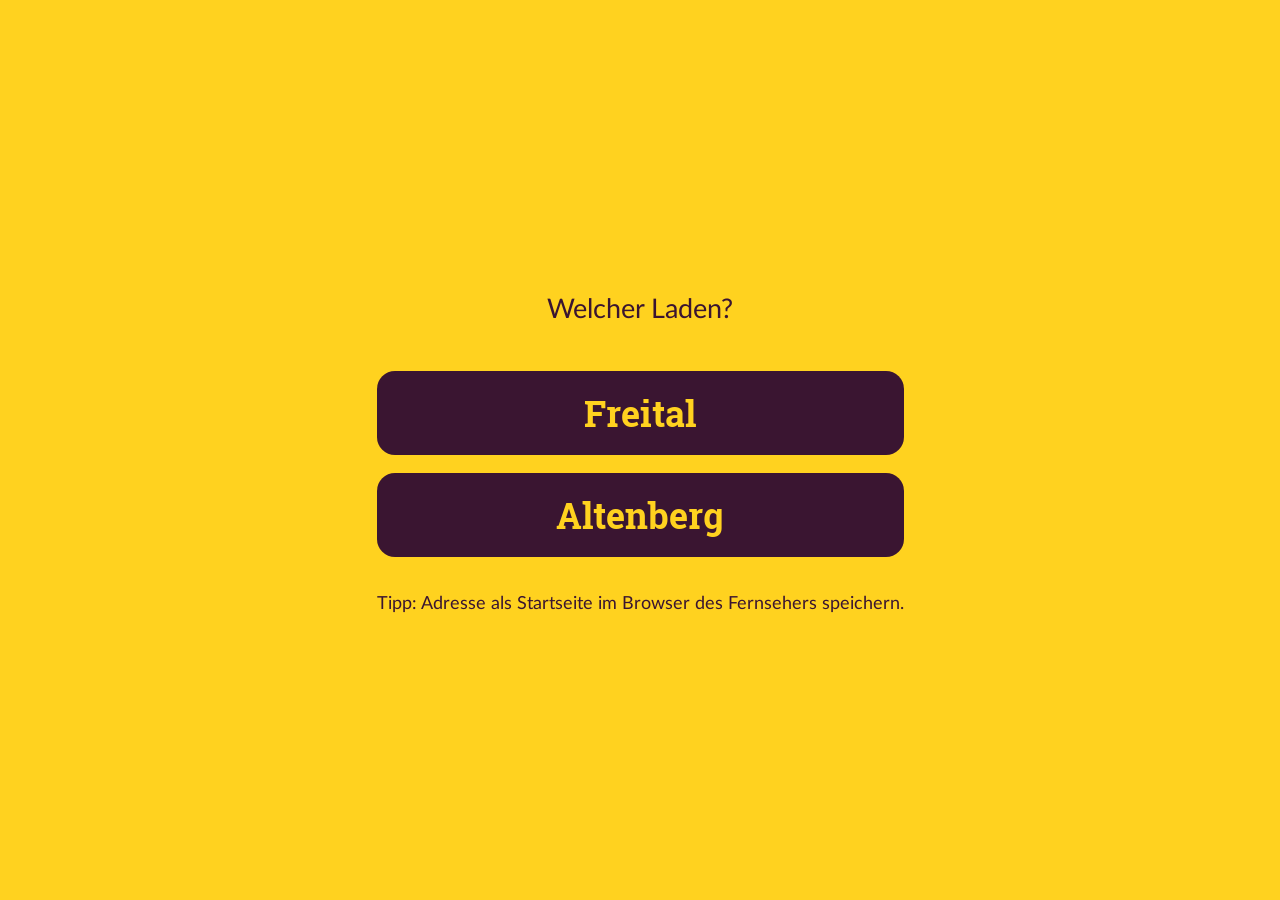
<file: docs/tv/index.html>
<!doctype html>
<html lang="de">
<head>
<meta charset="utf-8">
<meta name="viewport" content="width=device-width, initial-scale=1, viewport-fit=cover">
<meta name="robots" content="noindex">
<title>Saray Döner – Bildschirm</title>
<link rel="icon" href="../img/favicon-96.png">
<style>
@font-face{font-family:"Saray Slab";src:url(../fonts/Roboto-Slab-Bold.sub.woff) format("woff");font-weight:700}
@font-face{font-family:"Saray Text";src:url(../fonts/lato-normal.sub.woff) format("woff");font-weight:400}
@font-face{font-family:"Saray Text";src:url(../fonts/lato-bold.sub.woff) format("woff");font-weight:700}
:root{--gelb:#FFD21F;--gelb-blass:#FFF1B8;--tinte:#3A1531;--tinte-weich:#6B4A63;--paprika:#C8381E;--gruen:#2E7D32;--linie:#E7DCC0}
*{box-sizing:border-box}
html,body{margin:0}
body{font-family:"Saray Text",system-ui,sans-serif;color:var(--tinte);background:#FFFBEF}
h1,h2,h3{font-family:"Saray Slab",Georgia,serif;margin:0}
button{font:inherit}

html,body{height:100%;overflow:hidden}
body{display:grid;grid-template-rows:auto 1fr auto;background:var(--gelb)}
.kopf{display:flex;align-items:center;gap:1.4vw;padding:1.2vh 2vw;background:var(--tinte);color:var(--gelb)}
.kopf img{height:6.5vh;width:auto}
.kopf h1{font-size:4.2vh;flex:1}
.kopf h1 small{font:700 2.4vh "Saray Text",sans-serif;color:#fff;margin-left:1vw}
.uhr{font:700 4.2vh "Saray Slab",serif;color:#fff}
.status{font:700 2.3vh "Saray Text";padding:.6vh 1.2vw;border-radius:99px;background:#fff;color:var(--tinte)}
.status.zu{background:var(--paprika);color:#fff}
.baender:empty{display:none}
.band{padding:1vh 2vw;background:var(--paprika);color:#fff;font:700 2.6vh "Saray Text";text-align:center}
.band.blau{background:#1E5B8C}
main{position:relative;overflow:hidden;padding:2vh 2vw 1vh}
.seite{position:absolute;inset:2vh 2vw 1vh;opacity:0;transition:opacity .8s;display:flex;flex-direction:column;--g:1}
.seite.an{opacity:1}
.spalten{columns:3;column-gap:2.4vw;column-fill:auto;flex:1;min-height:0;overflow:hidden;font-size:calc(2.35vh * var(--g))}
@media (orientation:portrait){.spalten{columns:2}}
.gruppe{margin:0 0 1.2em}
.gruppe>h2{font-size:2em;line-height:1.05;margin:0 0 .25em;padding:.15em .45em;background:var(--tinte);color:var(--gelb);border-radius:.4em;break-after:avoid}
.abschnitt{margin:0 0 .8em}
.abschnitt>h3{break-after:avoid;font-size:1.15em;margin:.4em 0 .2em;display:flex;justify-content:space-between;gap:1em;border-bottom:.12em solid var(--tinte)}
.abschnitt>h3 span{font:700 .8em "Saray Text";align-self:flex-end}
.g{display:grid;grid-template-columns:2.6em 1fr auto;column-gap:.5em;align-items:baseline;padding:.16em 0;break-inside:avoid}
.g .nr{font-weight:700;color:var(--tinte-weich);text-align:right}
.g .nm{font-weight:700;line-height:1.15}
.g .ds{display:block;font-weight:400;font-size:.78em;color:var(--tinte-weich);line-height:1.2}
.g .pr{font:700 1.1em "Saray Slab",serif;white-space:nowrap;color:var(--paprika)}
.g .alt{text-decoration:line-through;color:var(--tinte-weich);font-size:.8em;margin-right:.4em}
.g .marke{display:inline-block;font:700 .72em "Saray Text";padding:.05em .5em;border-radius:99px;background:var(--paprika);color:#fff;margin-left:.4em;vertical-align:.1em}
.g.aus{opacity:.38}
.g.aus .marke{background:var(--tinte)}
.heute{display:grid;grid-template-columns:repeat(3,1fr);gap:2vh 2vw;flex:1;align-content:start}
@media (orientation:portrait){.heute{grid-template-columns:repeat(2,1fr)}}
.heute>h2{grid-column:1/-1;font-size:5vh}
.karte{background:#fff;border:.35vh solid var(--tinte);border-radius:2.2vh;padding:2vh 1.4vw;display:flex;flex-direction:column;gap:.6vh;min-height:0}
.karte.rot{background:var(--paprika);color:#fff;border-color:var(--paprika)}
.karte .kl{font:700 2vh "Saray Text";text-transform:uppercase;letter-spacing:.06em}
.karte b{font:700 3.6vh "Saray Slab",serif;line-height:1.1}
.karte span{font-size:2.2vh}
.karte .gp{font:700 4.6vh "Saray Slab",serif;margin-top:auto}
.karte .gp s{font-size:.55em;opacity:.7;margin-right:.6vw}
.karte img{width:100%;aspect-ratio:4/3;object-fit:cover;border-radius:1.2vh}
.fuss{display:flex;align-items:center;gap:2vw;padding:1vh 2vw;background:var(--tinte);color:#fff;font:700 2.3vh "Saray Text"}
.fuss .qr{background:#fff;padding:.4vh;border-radius:.6vh;height:9vh;width:9vh}
.fuss .qr svg{width:100%;height:100%;display:block}
.fuss .text{flex:1}
.fuss .text small{display:block;font-weight:400;color:var(--gelb-blass)}
.punkte{display:flex;gap:.6vw}
.punkte i{width:1.2vh;height:1.2vh;border-radius:50%;background:rgba(255,255,255,.35)}
.punkte i.an{background:var(--gelb)}
.fenster .fuss{display:none}
.fenster .heute{grid-template-columns:repeat(3,1fr);grid-template-rows:auto;grid-auto-rows:minmax(0,1fr);height:100%;align-content:stretch}
.fenster .karte{overflow:hidden}
.fenster .heute>h2{font-size:6vh;line-height:1.1}
.fenster .karte b{font-size:4.2vh}.fenster .karte span{font-size:2.6vh}.fenster .karte .gp{font-size:6vh}
.fenster .qr-gross{grid-row:span 2;align-items:center;justify-content:center;text-align:center;background:var(--tinte);color:#fff;border-color:var(--tinte)}
.fenster .qr-gross .kl{color:var(--gelb);font-size:3vh}
.qr-bild{background:#fff;padding:1.2vh;border-radius:1.6vh;width:min(100%,38vh);aspect-ratio:1;flex:none}.qr-bild svg{width:100%;height:100%;display:block}
.fenster .kopf h1{font-size:5.4vh}.fenster .status{font-size:3.4vh}.fenster .uhr{font-size:5vh}
@media (orientation:portrait){.fenster .heute{grid-template-columns:repeat(2,1fr)}}
.wahl{display:grid;place-content:center;gap:2vh;height:100vh;text-align:center;font-size:3vh}
.wahl a{display:block;padding:2vh 4vw;border-radius:2vh;background:var(--tinte);color:var(--gelb);font:700 4vh "Saray Slab",serif;text-decoration:none}
</style>
</head>
<body>
<header class="kopf"><img src="../img/saray-koch-kopf.svg" alt=""><h1>Saray Döner <small id="ort"></small></h1>
<span class="status" id="status"></span><span class="uhr" id="uhr"></span></header>
<main id="main"><div class="baender" id="baender"></div></main>
<footer class="fuss"><span class="qr"><svg xmlns="http://www.w3.org/2000/svg" viewBox="0 0 27 27" shape-rendering="crispEdges"><rect width="27" height="27" fill="#fff"/><path d="M1,1h1v1h-1zM2,1h1v1h-1zM3,1h1v1h-1zM4,1h1v1h-1zM5,1h1v1h-1zM6,1h1v1h-1zM7,1h1v1h-1zM10,1h1v1h-1zM17,1h1v1h-1zM19,1h1v1h-1zM20,1h1v1h-1zM21,1h1v1h-1zM22,1h1v1h-1zM23,1h1v1h-1zM24,1h1v1h-1zM25,1h1v1h-1zM1,2h1v1h-1zM7,2h1v1h-1zM11,2h1v1h-1zM13,2h1v1h-1zM16,2h1v1h-1zM17,2h1v1h-1zM19,2h1v1h-1zM25,2h1v1h-1zM1,3h1v1h-1zM3,3h1v1h-1zM4,3h1v1h-1zM5,3h1v1h-1zM7,3h1v1h-1zM9,3h1v1h-1zM10,3h1v1h-1zM12,3h1v1h-1zM15,3h1v1h-1zM19,3h1v1h-1zM21,3h1v1h-1zM22,3h1v1h-1zM23,3h1v1h-1zM25,3h1v1h-1zM1,4h1v1h-1zM3,4h1v1h-1zM4,4h1v1h-1zM5,4h1v1h-1zM7,4h1v1h-1zM9,4h1v1h-1zM10,4h1v1h-1zM14,4h1v1h-1zM15,4h1v1h-1zM16,4h1v1h-1zM19,4h1v1h-1zM21,4h1v1h-1zM22,4h1v1h-1zM23,4h1v1h-1zM25,4h1v1h-1zM1,5h1v1h-1zM3,5h1v1h-1zM4,5h1v1h-1zM5,5h1v1h-1zM7,5h1v1h-1zM9,5h1v1h-1zM10,5h1v1h-1zM11,5h1v1h-1zM12,5h1v1h-1zM14,5h1v1h-1zM17,5h1v1h-1zM19,5h1v1h-1zM21,5h1v1h-1zM22,5h1v1h-1zM23,5h1v1h-1zM25,5h1v1h-1zM1,6h1v1h-1zM7,6h1v1h-1zM9,6h1v1h-1zM10,6h1v1h-1zM12,6h1v1h-1zM14,6h1v1h-1zM15,6h1v1h-1zM16,6h1v1h-1zM17,6h1v1h-1zM19,6h1v1h-1zM25,6h1v1h-1zM1,7h1v1h-1zM2,7h1v1h-1zM3,7h1v1h-1zM4,7h1v1h-1zM5,7h1v1h-1zM6,7h1v1h-1zM7,7h1v1h-1zM9,7h1v1h-1zM11,7h1v1h-1zM13,7h1v1h-1zM15,7h1v1h-1zM17,7h1v1h-1zM19,7h1v1h-1zM20,7h1v1h-1zM21,7h1v1h-1zM22,7h1v1h-1zM23,7h1v1h-1zM24,7h1v1h-1zM25,7h1v1h-1zM9,8h1v1h-1zM11,8h1v1h-1zM16,8h1v1h-1zM1,9h1v1h-1zM3,9h1v1h-1zM4,9h1v1h-1zM5,9h1v1h-1zM6,9h1v1h-1zM7,9h1v1h-1zM10,9h1v1h-1zM11,9h1v1h-1zM14,9h1v1h-1zM15,9h1v1h-1zM19,9h1v1h-1zM20,9h1v1h-1zM21,9h1v1h-1zM22,9h1v1h-1zM23,9h1v1h-1zM1,10h1v1h-1zM2,10h1v1h-1zM3,10h1v1h-1zM4,10h1v1h-1zM9,10h1v1h-1zM11,10h1v1h-1zM13,10h1v1h-1zM17,10h1v1h-1zM20,10h1v1h-1zM24,10h1v1h-1zM1,11h1v1h-1zM2,11h1v1h-1zM3,11h1v1h-1zM4,11h1v1h-1zM6,11h1v1h-1zM7,11h1v1h-1zM8,11h1v1h-1zM10,11h1v1h-1zM12,11h1v1h-1zM13,11h1v1h-1zM16,11h1v1h-1zM17,11h1v1h-1zM19,11h1v1h-1zM20,11h1v1h-1zM21,11h1v1h-1zM22,11h1v1h-1zM24,11h1v1h-1zM25,11h1v1h-1zM1,12h1v1h-1zM4,12h1v1h-1zM11,12h1v1h-1zM13,12h1v1h-1zM15,12h1v1h-1zM16,12h1v1h-1zM17,12h1v1h-1zM18,12h1v1h-1zM19,12h1v1h-1zM25,12h1v1h-1zM3,13h1v1h-1zM5,13h1v1h-1zM6,13h1v1h-1zM7,13h1v1h-1zM9,13h1v1h-1zM12,13h1v1h-1zM14,13h1v1h-1zM18,13h1v1h-1zM19,13h1v1h-1zM20,13h1v1h-1zM21,13h1v1h-1zM23,13h1v1h-1zM24,13h1v1h-1zM25,13h1v1h-1zM1,14h1v1h-1zM2,14h1v1h-1zM3,14h1v1h-1zM8,14h1v1h-1zM9,14h1v1h-1zM13,14h1v1h-1zM14,14h1v1h-1zM17,14h1v1h-1zM18,14h1v1h-1zM20,14h1v1h-1zM22,14h1v1h-1zM24,14h1v1h-1zM1,15h1v1h-1zM3,15h1v1h-1zM6,15h1v1h-1zM7,15h1v1h-1zM10,15h1v1h-1zM14,15h1v1h-1zM15,15h1v1h-1zM16,15h1v1h-1zM19,15h1v1h-1zM20,15h1v1h-1zM21,15h1v1h-1zM22,15h1v1h-1zM24,15h1v1h-1zM25,15h1v1h-1zM1,16h1v1h-1zM3,16h1v1h-1zM10,16h1v1h-1zM11,16h1v1h-1zM13,16h1v1h-1zM17,16h1v1h-1zM20,16h1v1h-1zM21,16h1v1h-1zM25,16h1v1h-1zM1,17h1v1h-1zM4,17h1v1h-1zM7,17h1v1h-1zM9,17h1v1h-1zM10,17h1v1h-1zM13,17h1v1h-1zM14,17h1v1h-1zM15,17h1v1h-1zM17,17h1v1h-1zM18,17h1v1h-1zM19,17h1v1h-1zM20,17h1v1h-1zM21,17h1v1h-1zM23,17h1v1h-1zM9,18h1v1h-1zM10,18h1v1h-1zM11,18h1v1h-1zM16,18h1v1h-1zM17,18h1v1h-1zM21,18h1v1h-1zM22,18h1v1h-1zM1,19h1v1h-1zM2,19h1v1h-1zM3,19h1v1h-1zM4,19h1v1h-1zM5,19h1v1h-1zM6,19h1v1h-1zM7,19h1v1h-1zM11,19h1v1h-1zM12,19h1v1h-1zM13,19h1v1h-1zM15,19h1v1h-1zM17,19h1v1h-1zM19,19h1v1h-1zM21,19h1v1h-1zM23,19h1v1h-1zM24,19h1v1h-1zM25,19h1v1h-1zM1,20h1v1h-1zM7,20h1v1h-1zM9,20h1v1h-1zM10,20h1v1h-1zM12,20h1v1h-1zM16,20h1v1h-1zM17,20h1v1h-1zM21,20h1v1h-1zM22,20h1v1h-1zM25,20h1v1h-1zM1,21h1v1h-1zM3,21h1v1h-1zM4,21h1v1h-1zM5,21h1v1h-1zM7,21h1v1h-1zM9,21h1v1h-1zM10,21h1v1h-1zM12,21h1v1h-1zM13,21h1v1h-1zM14,21h1v1h-1zM15,21h1v1h-1zM16,21h1v1h-1zM17,21h1v1h-1zM18,21h1v1h-1zM19,21h1v1h-1zM20,21h1v1h-1zM21,21h1v1h-1zM23,21h1v1h-1zM1,22h1v1h-1zM3,22h1v1h-1zM4,22h1v1h-1zM5,22h1v1h-1zM7,22h1v1h-1zM9,22h1v1h-1zM13,22h1v1h-1zM18,22h1v1h-1zM19,22h1v1h-1zM21,22h1v1h-1zM22,22h1v1h-1zM23,22h1v1h-1zM24,22h1v1h-1zM25,22h1v1h-1zM1,23h1v1h-1zM3,23h1v1h-1zM4,23h1v1h-1zM5,23h1v1h-1zM7,23h1v1h-1zM9,23h1v1h-1zM10,23h1v1h-1zM11,23h1v1h-1zM15,23h1v1h-1zM16,23h1v1h-1zM17,23h1v1h-1zM22,23h1v1h-1zM23,23h1v1h-1zM25,23h1v1h-1zM1,24h1v1h-1zM7,24h1v1h-1zM10,24h1v1h-1zM12,24h1v1h-1zM15,24h1v1h-1zM17,24h1v1h-1zM19,24h1v1h-1zM20,24h1v1h-1zM21,24h1v1h-1zM22,24h1v1h-1zM25,24h1v1h-1zM1,25h1v1h-1zM2,25h1v1h-1zM3,25h1v1h-1zM4,25h1v1h-1zM5,25h1v1h-1zM6,25h1v1h-1zM7,25h1v1h-1zM9,25h1v1h-1zM12,25h1v1h-1zM13,25h1v1h-1zM14,25h1v1h-1zM18,25h1v1h-1zM19,25h1v1h-1zM20,25h1v1h-1zM21,25h1v1h-1zM22,25h1v1h-1zM23,25h1v1h-1zM24,25h1v1h-1zM25,25h1v1h-1z" fill="#3A1531"/></svg></span><span class="text">Vorbestellen per WhatsApp: saray.micana.de<small>Handy-Kamera auf den Code halten · Nur Barzahlung · Alle Preise in Euro inkl. MwSt.</small></span><span class="punkte" id="punkte"></span></footer>
<script>
(function(){
'use strict';
var D={"gruppen":[{"id":"doener","titel":"Döner","abschnitte":[{"titel":"Döner","groessen":[],"gerichte":[{"k":"1","nr":"1","name":"Döner Kebap","desc":"Fladenbrot, Fleisch, Salat","p":[700]},{"k":"2","nr":"2","name":"Döner mit Käse","desc":"Fladenbrot, Fleisch, Salat, Käse, Soße","p":[800]},{"k":"3","nr":"3","name":"Döner vegetarisch","desc":"Fladenbrot, Salat","p":[600]},{"k":"4","nr":"4","name":"Döner vegetarisch mit Käse","desc":"Fladenbrot, Salat, Soße","p":[700]},{"k":"5","nr":"5","name":"Halloumi-Döner, vegetarisch","desc":"Fladenbrot, Salat, Soße","p":[700]},{"k":"6","nr":"6","name":"Super Döner","desc":"Fladenbrot, extra viel Fleisch, Salat, Soße","p":[850]},{"k":"7","nr":"7","name":"Super Döner mit Käse","desc":"Fladenbrot, extra viel Fleisch, Salat, Soße, Käse","p":[950]},{"k":"8","nr":"8","name":"Döner Hawaii","desc":"Fleisch, Ananas, Salat","p":[800]},{"k":"9","nr":"9","name":"Schnitzel-Döner","desc":"Fladenbrot, Salat","p":[700]},{"k":"10","nr":"10","name":"Schnitzel-Döner mit Käse","desc":"Fladenbrot, Salat, Soße","p":[800]},{"k":"11","nr":"11","name":"Falafel-Döner vegetarisch","desc":"","p":[700]},{"k":"12","nr":"12","name":"Falafel-Döner vegetarisch mit Käse","desc":"","p":[800]}]},{"titel":"Hähnchen-Döner","groessen":[],"gerichte":[{"k":"30","nr":"30","name":"Hähnchen-Döner","desc":"Fladenbrot, Hähnchenfleisch, Salat, Soße","p":[700]},{"k":"31","nr":"31","name":"Hähnchen-Döner mit Käse","desc":"Fladenbrot, Hähnchenfleisch, Salat, Käse","p":[800]},{"k":"32","nr":"32","name":"Hähnchen Super Döner","desc":"Fladenbrot, extra viel Hähnchenfleisch, Salat, Soße","p":[850]},{"k":"33","nr":"33","name":"Hähnchen Super Döner mit Käse","desc":"Fladenbrot, extra viel Hähnchenfleisch, Salat, Soße, Käse","p":[950]},{"k":"34","nr":"34","name":"Hähnchen-Döner-Teller","desc":"Salat, Soße","p":[1000]},{"k":"35","nr":"35","name":"Hähnchen-Döner-Teller","desc":"Pommes, Soße","p":[1000]},{"k":"36","nr":"36","name":"Hähnchen-Döner-Teller","desc":"Salat, Pommes, Soße","p":[1100]},{"k":"37","nr":"37","name":"Hähnchen-Döner-Teller","desc":"Salat, Pommes, Käse, Soße","p":[1200]},{"k":"38","nr":"38","name":"Hähnchen-Döner überbacken","desc":"Hähnchendöner, Nudeln, Soße, Käse","p":[1000]}]}]},{"id":"duerum","titel":"Dürüm","abschnitte":[{"titel":"Dürüm","groessen":[],"gerichte":[{"k":"50","nr":"50","name":"Dürüm","desc":"Teigrolle, Fleisch, Salat, Soße","p":[800]},{"k":"51","nr":"51","name":"Dürüm mit Käse","desc":"Teigrolle, Fleisch, Salat, Soße, Käse","p":[900]},{"k":"52","nr":"52","name":"Dürüm vegetarisch","desc":"Teigrolle, Salat","p":[700]},{"k":"53","nr":"53","name":"Dürüm vegetarisch mit Käse","desc":"Teigrolle, Salat, Soße","p":[800]},{"k":"54","nr":"54","name":"Super Dürüm","desc":"Teigrolle, viel Fleisch, Salat, Soße","p":[950]},{"k":"55","nr":"55","name":"Super Dürüm mit Käse","desc":"Teigrolle, viel Fleisch, Salat, Soße, Käse","p":[1050]},{"k":"56","nr":"56","name":"Dürüm Hawaii","desc":"Teigrolle, Fleisch, Ananas, Salat, Soße","p":[900]},{"k":"57","nr":"57","name":"Halloumi-Dürüm vegetarisch","desc":"Teigrolle, Halloumikäse, Salat, Soße","p":[800]},{"k":"58","nr":"58","name":"Falafel-Dürüm vegetarisch","desc":"Teigrolle, Falafel, Salat, Soße","p":[800]}]},{"titel":"Hähnchen-Dürüm","groessen":[],"gerichte":[{"k":"40","nr":"40","name":"Hähnchen-Dürüm","desc":"Teigrolle, Hähnchenfleisch, Salat, Soße","p":[800]},{"k":"41","nr":"41","name":"Hähnchen-Dürüm mit Käse","desc":"Teigrolle, Hähnchenfleisch, Salat, Soße, Käse","p":[900]},{"k":"42","nr":"42","name":"Super Hähnchen-Dürüm","desc":"Teigrolle, viel Hähnchenfleisch, Salat, Soße","p":[950]},{"k":"43","nr":"43","name":"Super Hähnchen-Dürüm mit Käse","desc":"Teigrolle, Hähnchenfleisch, Salat, Soße, Käse","p":[1050]}]}]},{"id":"teller","titel":"Box & Teller","abschnitte":[{"titel":"Dönerbox","groessen":[],"gerichte":[{"k":"13","nr":"13","name":"Döner-Box","desc":"Dönerfleisch, Salat, Pommes","p":[700]},{"k":"14","nr":"14","name":"Döner-Box mit Käse","desc":"Dönerfleisch, Salat, Pommes und Käse","p":[800]},{"k":"15","nr":"15","name":"Döner-Box Hähnchen","desc":"Hähnchenfleisch, Salat, Pommes","p":[700]},{"k":"16","nr":"16","name":"Döner-Box Hähnchen mit Käse","desc":"Hähnchenfleisch, Salat, Pommes und Käse","p":[800]}]},{"titel":"Dönerteller","groessen":[],"gerichte":[{"k":"21","nr":"21","name":"Döner-Teller","desc":"Salat","p":[1000]},{"k":"22","nr":"22","name":"Döner-Teller","desc":"Pommes","p":[1000]},{"k":"23","nr":"23","name":"Döner-Teller","desc":"Salat, Pommes","p":[1100]},{"k":"24","nr":"24","name":"Döner-Teller vegetarisch","desc":"Salat, Pommes, Halloumi, Falafel, Peperoni, Oliven","p":[1100]},{"k":"25","nr":"25","name":"Döner-Teller","desc":"Salat, Pommes, Käse","p":[1200]},{"k":"26","nr":"26","name":"Saray-Teller","desc":"Döner- und Hähnchendöner, Reis, Pommes, Salat, Halloumikäse, Beilage","p":[1500]},{"k":"28","nr":"28","name":"Döner überbacken","desc":"Dönerfleisch, Nudeln, Käse, Soße","p":[1000]}]},{"titel":"Extra-Portion","groessen":[],"gerichte":[{"k":"Peperoni, Oliven oder Ananas","nr":"","name":"Peperoni, Oliven oder Ananas","desc":"","p":[200]},{"k":"Pommes, Salat, Halloumikäse, Käse oder Reis","nr":"","name":"Pommes, Salat, Halloumikäse, Käse oder Reis","desc":"","p":[250]}]}]},{"id":"pizza","titel":"Pizza","abschnitte":[{"titel":"Pizza","groessen":["24 cm","30 cm"],"gerichte":[{"k":"80","nr":"80","name":"Pizza Margherita","desc":"Tomate, Käse","p":[650,750]},{"k":"81","nr":"81","name":"Pizza Funghi","desc":"Champignon","p":[750,850]},{"k":"82","nr":"82","name":"Pizza Salami","desc":"","p":[850,950]},{"k":"83","nr":"83","name":"Pizza Schinken","desc":"","p":[850,950]},{"k":"84","nr":"84","name":"Pizza vegetarisch","desc":"Paprika, Brokkoli, Champignon, Zwiebel","p":[850,950]},{"k":"85","nr":"85","name":"Pizza Primavera","desc":"Schinken, Champignon","p":[850,950]},{"k":"86","nr":"86","name":"Pizza Toscana","desc":"Salami, Champignon","p":[850,950]},{"k":"87","nr":"87","name":"Pizza Tonno","desc":"Thunfisch, Zwiebel","p":[850,950]},{"k":"88","nr":"88","name":"Pizza Salami-Schinken","desc":"","p":[850,950]},{"k":"89","nr":"89","name":"Pizza Hawaii","desc":"Schinken, Ananas","p":[850,950]},{"k":"90","nr":"90","name":"Pizza Döner","desc":"Dönerfleisch, Zwiebel, Tomate, Oliven","p":[950,1050]},{"k":"91","nr":"91","name":"Pizza Saray","desc":"mit 3 Zutaten Ihrer Wahl","p":[900,1000]},{"k":"92","nr":"92","name":"Pizza Solino","desc":"Salami, Schinken, Champignon","p":[900,1000]},{"k":"93","nr":"93","name":"Pizza 4 Käse","desc":"mit 4 verschiedenen Käsesorten","p":[900,1000]},{"k":"94","nr":"94","name":"Pizza Frühling","desc":"Schinken, frischer Paprika, Champignon","p":[900,1000]},{"k":"95","nr":"95","name":"Pizza Döner-Tasche","desc":"Calzone, gefüllt mit Dönerfleisch, Fetakäse, Zwiebel","p":[950,1050]},{"k":"96","nr":"96","name":"Pizza Freital","desc":"Salami, Schinken, Champignon, Paprika, Zwiebel, Peperoni","p":[950,1050]},{"k":"97","nr":"97","name":"Pizza Spezial","desc":"Salami, Schinken, Champignon, Thunfisch","p":[950,1050]},{"k":"98","nr":"98","name":"Pizza Halloumi","desc":"Fetakäse, Pizzakäse, Halloumikäse","p":[850,950]},{"k":"99","nr":"99","name":"Pizza Potschappel","desc":"Salami, Schinken, Champignon, Halloumi","p":[950,1050]},{"k":"100","nr":"100","name":"Pizza Dynamo","desc":"Salami, Schinken, Oliven, Peperoni, Champignon, Zwiebeln","p":[950,1050]},{"k":"101","nr":"101","name":"Pizza 4 Jahreszeiten","desc":"Salami, Schinken, Paprika, Champignon","p":[950,1050]},{"k":"102","nr":"102","name":"Pizza America","desc":"Hähnchendönerfleisch, Paprika, Mais, Knoblauch","p":[950,1050]},{"k":"103","nr":"103","name":"Pizza Calzone","desc":"Salami, Schinken, Käse","p":[950,1050]},{"k":"104","nr":"104","name":"Pizza Mozzarella","desc":"Tomaten","p":[800,900]},{"k":"105","nr":"105","name":"Pizza Rana","desc":"Döner- oder Hähnchenfleisch, dazu eine dieser Varianten","p":[950,1050]}]},{"titel":"Extras auf die Pizza","groessen":[],"gerichte":[{"k":"Paprika, Zwiebel, Champignon, Tomate, Peperoni, Ananas, Oliven, Brokkoli oder Mais","nr":"","name":"Paprika, Zwiebel, Champignon, Tomate, Peperoni, Ananas, Oliven, Brokkoli oder Mais","desc":"","p":[150]},{"k":"Schinken, Salami, Dönerfleisch oder Hähnchen-Dönerfleisch","nr":"","name":"Schinken, Salami, Dönerfleisch oder Hähnchen-Dönerfleisch","desc":"","p":[200]},{"k":"Käse, Halloumikäse oder Fetakäse","nr":"","name":"Käse, Halloumikäse oder Fetakäse","desc":"","p":[200]}]},{"titel":"Pizzabrötchen","groessen":[],"gerichte":[{"k":"125","nr":"125","name":"Pizzabrötchen","desc":"mit Salami, Schinken, Dönerfleisch oder nach Wahl","p":[750]}]}]},{"id":"lahmacun","titel":"Lahmacun","abschnitte":[{"titel":"Türkische Pizza","groessen":[],"gerichte":[{"k":"120","nr":"120","name":"Lahmacun","desc":"mit Hackfleisch","p":[400]},{"k":"121","nr":"121","name":"Lahmacun","desc":"mit Hackfleisch, Salat","p":[600]},{"k":"122","nr":"122","name":"Lahmacun","desc":"mit Dönerfleisch","p":[700]},{"k":"123","nr":"123","name":"Lahmacun","desc":"mit Salat, Dönerfleisch","p":[800]},{"k":"124","nr":"124","name":"Lahmacun","desc":"mit Salat, Dönerfleisch, Käse","p":[900]}]}]},{"id":"baguette","titel":"Baguette","abschnitte":[{"titel":"Baguette","groessen":[],"gerichte":[{"k":"150","nr":"150","name":"Baguette Margherita","desc":"","p":[600]},{"k":"151","nr":"151","name":"Baguette Salami","desc":"","p":[750]},{"k":"152","nr":"152","name":"Baguette Schinken","desc":"","p":[750]},{"k":"153","nr":"153","name":"Baguette Hawaii","desc":"Schinken, Ananas","p":[800]},{"k":"154","nr":"154","name":"Baguette Tonno","desc":"Thunfisch, Zwiebel","p":[800]},{"k":"156","nr":"156","name":"Baguette Schinken-Salami","desc":"","p":[750]},{"k":"157","nr":"157","name":"Baguette Dönerfleisch","desc":"mit Zwiebel","p":[800]},{"k":"158","nr":"158","name":"Baguette Halloumi","desc":"","p":[700]},{"k":"159","nr":"159","name":"Baguette Schnitzel","desc":"","p":[700]},{"k":"160","nr":"160","name":"Baguette vegetarisch","desc":"Paprika, Peperoni, Oliven","p":[700]}]},{"titel":"Fladenbrot","groessen":[],"gerichte":[{"k":"Fladenbrot mit Soße oder ganz","nr":"","name":"Fladenbrot mit Soße oder ganz","desc":"","p":[250]},{"k":"Fladenbrot mit Soße und Käse","nr":"","name":"Fladenbrot mit Soße und Käse","desc":"","p":[350]}]}]},{"id":"salate","titel":"Salate","abschnitte":[{"titel":"Gemischte Salate","groessen":[],"gerichte":[{"k":"130","nr":"130","name":"Salat","desc":"","p":[500]},{"k":"131","nr":"131","name":"Salat mit Fleisch","desc":"","p":[700]},{"k":"132","nr":"132","name":"Salat mit Käse","desc":"","p":[650]},{"k":"133","nr":"133","name":"Salat mit Fleisch und Käse","desc":"","p":[800]},{"k":"134","nr":"134","name":"Salat mit Hähnchenfleisch","desc":"","p":[700]},{"k":"135","nr":"135","name":"Salat mit Hähnchenfleisch und Käse","desc":"","p":[800]},{"k":"136","nr":"136","name":"Salat Tonno","desc":"mit Thunfisch","p":[700]},{"k":"137","nr":"137","name":"Salat Hawaii","desc":"mit Ananas","p":[650]},{"k":"138","nr":"138","name":"Salat mit Schinken","desc":"","p":[650]},{"k":"139","nr":"139","name":"Salat mit Schinken und Ananas","desc":"","p":[750]},{"k":"140","nr":"140","name":"Bauernsalat","desc":"Käse, Oliven, Peperoni","p":[750]},{"k":"141","nr":"141","name":"Salat mit Halloumi","desc":"","p":[700]},{"k":"142","nr":"142","name":"Salat mit Falafel","desc":"","p":[700]},{"k":"143","nr":"143","name":"Salat mit Mozzarella","desc":"","p":[700]}]}]},{"id":"schnitzel","titel":"Schnitzel & Nuggets","abschnitte":[{"titel":"Schnitzel, Fisch und Pommes","groessen":[],"gerichte":[{"k":"70","nr":"70","name":"Schnitzel","desc":"mit Pommes und Salat","p":[1000]},{"k":"71","nr":"71","name":"Fischfilet (Seelachs)","desc":"mit Pommes und Salat","p":[1000]},{"k":"72","nr":"72","name":"Pommes, klein","desc":"","p":[300]},{"k":"73","nr":"73","name":"Pommes, groß","desc":"","p":[400]}]},{"titel":"Chicken Nuggets","groessen":[],"gerichte":[{"k":"60","nr":"60","name":"Nuggets-Döner","desc":"5 Stück, mit Salat und Soße","p":[700]},{"k":"61","nr":"61","name":"Nuggets-Döner mit Käse","desc":"5 Stück, mit Salat und Soße","p":[800]},{"k":"62","nr":"62","name":"Nuggets-Teller","desc":"7 Stück, mit Pommes","p":[1000]},{"k":"63","nr":"63","name":"Nuggets-Teller","desc":"7 Stück, mit Salat","p":[1000]},{"k":"64","nr":"64","name":"Nuggets-Teller","desc":"7 Stück, mit Pommes und Salat","p":[1100]},{"k":"65","nr":"65","name":"Nuggets-Box","desc":"5 Stück, mit Pommes und Salat","p":[700]}]}]},{"id":"kinder","titel":"Für Kinder","abschnitte":[{"titel":"Kindermenü","groessen":[],"gerichte":[{"k":"17","nr":"17","name":"Kindermenü","desc":"Döner- oder Hähnchenfleisch, Pommes und Capri-Sonne","p":[700]},{"k":"18","nr":"18","name":"Kinderdöner","desc":"Fladenbrot, Dönerfleisch, Salat, Soße","p":[600]},{"k":"19","nr":"19","name":"Kinder-Hähnchendöner","desc":"Fladenbrot, Hähnchenfleisch, Salat, Soße","p":[600]},{"k":"20","nr":"20","name":"Kindermenü Nuggets","desc":"4 Stück, mit Pommes und Capri-Sonne","p":[700]}]}]},{"id":"getraenke","titel":"Getränke","abschnitte":[{"titel":"Heiße Getränke","groessen":[],"gerichte":[{"k":"Tasse Kaffee","nr":"","name":"Tasse Kaffee","desc":"","p":[250]},{"k":"Kännchen Kaffee","nr":"","name":"Kännchen Kaffee","desc":"","p":[450]},{"k":"Cappuccino","nr":"","name":"Cappuccino","desc":"","p":[300]},{"k":"Espresso","nr":"","name":"Espresso","desc":"","p":[250]},{"k":"Milchkaffee","nr":"","name":"Milchkaffee","desc":"","p":[300]},{"k":"Latte macchiato","nr":"","name":"Latte macchiato","desc":"","p":[350]},{"k":"Heiße Milch","nr":"","name":"Heiße Milch","desc":"","p":[220]},{"k":"Heiße Schokolade","nr":"","name":"Heiße Schokolade","desc":"","p":[300]}]},{"titel":"Tee","groessen":[],"gerichte":[{"k":"Apfeltee (türkisch)","nr":"","name":"Apfeltee (türkisch)","desc":"","p":[220]},{"k":"Früchtetee","nr":"","name":"Früchtetee","desc":"","p":[220]},{"k":"Zimttee (türkisch)","nr":"","name":"Zimttee (türkisch)","desc":"","p":[220]},{"k":"Schwarzer Tee (türkisch)","nr":"","name":"Schwarzer Tee (türkisch)","desc":"","p":[220]},{"k":"Orangentee (türkisch)","nr":"","name":"Orangentee (türkisch)","desc":"","p":[220]},{"k":"Pfefferminztee","nr":"","name":"Pfefferminztee","desc":"","p":[220]},{"k":"Kamillentee","nr":"","name":"Kamillentee","desc":"","p":[220]}]},{"titel":"Kalte Getränke","groessen":[],"gerichte":[{"k":"Cola, Fanta, Sprite oder Wasser","nr":"","name":"Cola, Fanta, Sprite oder Wasser","desc":"0,5 l","p":[250]},{"k":"Apfelschorle oder Mezzo Mix","nr":"","name":"Apfelschorle oder Mezzo Mix","desc":"0,5 l","p":[250]},{"k":"Apfelsaft, Multivitaminsaft oder Orangensaft","nr":"","name":"Apfelsaft, Multivitaminsaft oder Orangensaft","desc":"","p":[250]}]}]}],"index":{"1":{"k":"1","nr":"1","name":"Döner Kebap","desc":"Fladenbrot, Fleisch, Salat","p":[700]},"2":{"k":"2","nr":"2","name":"Döner mit Käse","desc":"Fladenbrot, Fleisch, Salat, Käse, Soße","p":[800]},"3":{"k":"3","nr":"3","name":"Döner vegetarisch","desc":"Fladenbrot, Salat","p":[600]},"4":{"k":"4","nr":"4","name":"Döner vegetarisch mit Käse","desc":"Fladenbrot, Salat, Soße","p":[700]},"5":{"k":"5","nr":"5","name":"Halloumi-Döner, vegetarisch","desc":"Fladenbrot, Salat, Soße","p":[700]},"6":{"k":"6","nr":"6","name":"Super Döner","desc":"Fladenbrot, extra viel Fleisch, Salat, Soße","p":[850]},"7":{"k":"7","nr":"7","name":"Super Döner mit Käse","desc":"Fladenbrot, extra viel Fleisch, Salat, Soße, Käse","p":[950]},"8":{"k":"8","nr":"8","name":"Döner Hawaii","desc":"Fleisch, Ananas, Salat","p":[800]},"9":{"k":"9","nr":"9","name":"Schnitzel-Döner","desc":"Fladenbrot, Salat","p":[700]},"10":{"k":"10","nr":"10","name":"Schnitzel-Döner mit Käse","desc":"Fladenbrot, Salat, Soße","p":[800]},"11":{"k":"11","nr":"11","name":"Falafel-Döner vegetarisch","desc":"","p":[700]},"12":{"k":"12","nr":"12","name":"Falafel-Döner vegetarisch mit Käse","desc":"","p":[800]},"30":{"k":"30","nr":"30","name":"Hähnchen-Döner","desc":"Fladenbrot, Hähnchenfleisch, Salat, Soße","p":[700]},"31":{"k":"31","nr":"31","name":"Hähnchen-Döner mit Käse","desc":"Fladenbrot, Hähnchenfleisch, Salat, Käse","p":[800]},"32":{"k":"32","nr":"32","name":"Hähnchen Super Döner","desc":"Fladenbrot, extra viel Hähnchenfleisch, Salat, Soße","p":[850]},"33":{"k":"33","nr":"33","name":"Hähnchen Super Döner mit Käse","desc":"Fladenbrot, extra viel Hähnchenfleisch, Salat, Soße, Käse","p":[950]},"34":{"k":"34","nr":"34","name":"Hähnchen-Döner-Teller","desc":"Salat, Soße","p":[1000]},"35":{"k":"35","nr":"35","name":"Hähnchen-Döner-Teller","desc":"Pommes, Soße","p":[1000]},"36":{"k":"36","nr":"36","name":"Hähnchen-Döner-Teller","desc":"Salat, Pommes, Soße","p":[1100]},"37":{"k":"37","nr":"37","name":"Hähnchen-Döner-Teller","desc":"Salat, Pommes, Käse, Soße","p":[1200]},"38":{"k":"38","nr":"38","name":"Hähnchen-Döner überbacken","desc":"Hähnchendöner, Nudeln, Soße, Käse","p":[1000]},"50":{"k":"50","nr":"50","name":"Dürüm","desc":"Teigrolle, Fleisch, Salat, Soße","p":[800]},"51":{"k":"51","nr":"51","name":"Dürüm mit Käse","desc":"Teigrolle, Fleisch, Salat, Soße, Käse","p":[900]},"52":{"k":"52","nr":"52","name":"Dürüm vegetarisch","desc":"Teigrolle, Salat","p":[700]},"53":{"k":"53","nr":"53","name":"Dürüm vegetarisch mit Käse","desc":"Teigrolle, Salat, Soße","p":[800]},"54":{"k":"54","nr":"54","name":"Super Dürüm","desc":"Teigrolle, viel Fleisch, Salat, Soße","p":[950]},"55":{"k":"55","nr":"55","name":"Super Dürüm mit Käse","desc":"Teigrolle, viel Fleisch, Salat, Soße, Käse","p":[1050]},"56":{"k":"56","nr":"56","name":"Dürüm Hawaii","desc":"Teigrolle, Fleisch, Ananas, Salat, Soße","p":[900]},"57":{"k":"57","nr":"57","name":"Halloumi-Dürüm vegetarisch","desc":"Teigrolle, Halloumikäse, Salat, Soße","p":[800]},"58":{"k":"58","nr":"58","name":"Falafel-Dürüm vegetarisch","desc":"Teigrolle, Falafel, Salat, Soße","p":[800]},"40":{"k":"40","nr":"40","name":"Hähnchen-Dürüm","desc":"Teigrolle, Hähnchenfleisch, Salat, Soße","p":[800]},"41":{"k":"41","nr":"41","name":"Hähnchen-Dürüm mit Käse","desc":"Teigrolle, Hähnchenfleisch, Salat, Soße, Käse","p":[900]},"42":{"k":"42","nr":"42","name":"Super Hähnchen-Dürüm","desc":"Teigrolle, viel Hähnchenfleisch, Salat, Soße","p":[950]},"43":{"k":"43","nr":"43","name":"Super Hähnchen-Dürüm mit Käse","desc":"Teigrolle, Hähnchenfleisch, Salat, Soße, Käse","p":[1050]},"13":{"k":"13","nr":"13","name":"Döner-Box","desc":"Dönerfleisch, Salat, Pommes","p":[700]},"14":{"k":"14","nr":"14","name":"Döner-Box mit Käse","desc":"Dönerfleisch, Salat, Pommes und Käse","p":[800]},"15":{"k":"15","nr":"15","name":"Döner-Box Hähnchen","desc":"Hähnchenfleisch, Salat, Pommes","p":[700]},"16":{"k":"16","nr":"16","name":"Döner-Box Hähnchen mit Käse","desc":"Hähnchenfleisch, Salat, Pommes und Käse","p":[800]},"21":{"k":"21","nr":"21","name":"Döner-Teller","desc":"Salat","p":[1000]},"22":{"k":"22","nr":"22","name":"Döner-Teller","desc":"Pommes","p":[1000]},"23":{"k":"23","nr":"23","name":"Döner-Teller","desc":"Salat, Pommes","p":[1100]},"24":{"k":"24","nr":"24","name":"Döner-Teller vegetarisch","desc":"Salat, Pommes, Halloumi, Falafel, Peperoni, Oliven","p":[1100]},"25":{"k":"25","nr":"25","name":"Döner-Teller","desc":"Salat, Pommes, Käse","p":[1200]},"26":{"k":"26","nr":"26","name":"Saray-Teller","desc":"Döner- und Hähnchendöner, Reis, Pommes, Salat, Halloumikäse, Beilage","p":[1500]},"28":{"k":"28","nr":"28","name":"Döner überbacken","desc":"Dönerfleisch, Nudeln, Käse, Soße","p":[1000]},"Peperoni, Oliven oder Ananas":{"k":"Peperoni, Oliven oder Ananas","nr":"","name":"Peperoni, Oliven oder Ananas","desc":"","p":[200]},"Pommes, Salat, Halloumikäse, Käse oder Reis":{"k":"Pommes, Salat, Halloumikäse, Käse oder Reis","nr":"","name":"Pommes, Salat, Halloumikäse, Käse oder Reis","desc":"","p":[250]},"80":{"k":"80","nr":"80","name":"Pizza Margherita","desc":"Tomate, Käse","p":[650,750]},"81":{"k":"81","nr":"81","name":"Pizza Funghi","desc":"Champignon","p":[750,850]},"82":{"k":"82","nr":"82","name":"Pizza Salami","desc":"","p":[850,950]},"83":{"k":"83","nr":"83","name":"Pizza Schinken","desc":"","p":[850,950]},"84":{"k":"84","nr":"84","name":"Pizza vegetarisch","desc":"Paprika, Brokkoli, Champignon, Zwiebel","p":[850,950]},"85":{"k":"85","nr":"85","name":"Pizza Primavera","desc":"Schinken, Champignon","p":[850,950]},"86":{"k":"86","nr":"86","name":"Pizza Toscana","desc":"Salami, Champignon","p":[850,950]},"87":{"k":"87","nr":"87","name":"Pizza Tonno","desc":"Thunfisch, Zwiebel","p":[850,950]},"88":{"k":"88","nr":"88","name":"Pizza Salami-Schinken","desc":"","p":[850,950]},"89":{"k":"89","nr":"89","name":"Pizza Hawaii","desc":"Schinken, Ananas","p":[850,950]},"90":{"k":"90","nr":"90","name":"Pizza Döner","desc":"Dönerfleisch, Zwiebel, Tomate, Oliven","p":[950,1050]},"91":{"k":"91","nr":"91","name":"Pizza Saray","desc":"mit 3 Zutaten Ihrer Wahl","p":[900,1000]},"92":{"k":"92","nr":"92","name":"Pizza Solino","desc":"Salami, Schinken, Champignon","p":[900,1000]},"93":{"k":"93","nr":"93","name":"Pizza 4 Käse","desc":"mit 4 verschiedenen Käsesorten","p":[900,1000]},"94":{"k":"94","nr":"94","name":"Pizza Frühling","desc":"Schinken, frischer Paprika, Champignon","p":[900,1000]},"95":{"k":"95","nr":"95","name":"Pizza Döner-Tasche","desc":"Calzone, gefüllt mit Dönerfleisch, Fetakäse, Zwiebel","p":[950,1050]},"96":{"k":"96","nr":"96","name":"Pizza Freital","desc":"Salami, Schinken, Champignon, Paprika, Zwiebel, Peperoni","p":[950,1050]},"97":{"k":"97","nr":"97","name":"Pizza Spezial","desc":"Salami, Schinken, Champignon, Thunfisch","p":[950,1050]},"98":{"k":"98","nr":"98","name":"Pizza Halloumi","desc":"Fetakäse, Pizzakäse, Halloumikäse","p":[850,950]},"99":{"k":"99","nr":"99","name":"Pizza Potschappel","desc":"Salami, Schinken, Champignon, Halloumi","p":[950,1050]},"100":{"k":"100","nr":"100","name":"Pizza Dynamo","desc":"Salami, Schinken, Oliven, Peperoni, Champignon, Zwiebeln","p":[950,1050]},"101":{"k":"101","nr":"101","name":"Pizza 4 Jahreszeiten","desc":"Salami, Schinken, Paprika, Champignon","p":[950,1050]},"102":{"k":"102","nr":"102","name":"Pizza America","desc":"Hähnchendönerfleisch, Paprika, Mais, Knoblauch","p":[950,1050]},"103":{"k":"103","nr":"103","name":"Pizza Calzone","desc":"Salami, Schinken, Käse","p":[950,1050]},"104":{"k":"104","nr":"104","name":"Pizza Mozzarella","desc":"Tomaten","p":[800,900]},"105":{"k":"105","nr":"105","name":"Pizza Rana","desc":"Döner- oder Hähnchenfleisch, dazu eine dieser Varianten","p":[950,1050]},"Paprika, Zwiebel, Champignon, Tomate, Peperoni, Ananas, Oliven, Brokkoli oder Mais":{"k":"Paprika, Zwiebel, Champignon, Tomate, Peperoni, Ananas, Oliven, Brokkoli oder Mais","nr":"","name":"Paprika, Zwiebel, Champignon, Tomate, Peperoni, Ananas, Oliven, Brokkoli oder Mais","desc":"","p":[150]},"Schinken, Salami, Dönerfleisch oder Hähnchen-Dönerfleisch":{"k":"Schinken, Salami, Dönerfleisch oder Hähnchen-Dönerfleisch","nr":"","name":"Schinken, Salami, Dönerfleisch oder Hähnchen-Dönerfleisch","desc":"","p":[200]},"Käse, Halloumikäse oder Fetakäse":{"k":"Käse, Halloumikäse oder Fetakäse","nr":"","name":"Käse, Halloumikäse oder Fetakäse","desc":"","p":[200]},"125":{"k":"125","nr":"125","name":"Pizzabrötchen","desc":"mit Salami, Schinken, Dönerfleisch oder nach Wahl","p":[750]},"120":{"k":"120","nr":"120","name":"Lahmacun","desc":"mit Hackfleisch","p":[400]},"121":{"k":"121","nr":"121","name":"Lahmacun","desc":"mit Hackfleisch, Salat","p":[600]},"122":{"k":"122","nr":"122","name":"Lahmacun","desc":"mit Dönerfleisch","p":[700]},"123":{"k":"123","nr":"123","name":"Lahmacun","desc":"mit Salat, Dönerfleisch","p":[800]},"124":{"k":"124","nr":"124","name":"Lahmacun","desc":"mit Salat, Dönerfleisch, Käse","p":[900]},"150":{"k":"150","nr":"150","name":"Baguette Margherita","desc":"","p":[600]},"151":{"k":"151","nr":"151","name":"Baguette Salami","desc":"","p":[750]},"152":{"k":"152","nr":"152","name":"Baguette Schinken","desc":"","p":[750]},"153":{"k":"153","nr":"153","name":"Baguette Hawaii","desc":"Schinken, Ananas","p":[800]},"154":{"k":"154","nr":"154","name":"Baguette Tonno","desc":"Thunfisch, Zwiebel","p":[800]},"156":{"k":"156","nr":"156","name":"Baguette Schinken-Salami","desc":"","p":[750]},"157":{"k":"157","nr":"157","name":"Baguette Dönerfleisch","desc":"mit Zwiebel","p":[800]},"158":{"k":"158","nr":"158","name":"Baguette Halloumi","desc":"","p":[700]},"159":{"k":"159","nr":"159","name":"Baguette Schnitzel","desc":"","p":[700]},"160":{"k":"160","nr":"160","name":"Baguette vegetarisch","desc":"Paprika, Peperoni, Oliven","p":[700]},"Fladenbrot mit Soße oder ganz":{"k":"Fladenbrot mit Soße oder ganz","nr":"","name":"Fladenbrot mit Soße oder ganz","desc":"","p":[250]},"Fladenbrot mit Soße und Käse":{"k":"Fladenbrot mit Soße und Käse","nr":"","name":"Fladenbrot mit Soße und Käse","desc":"","p":[350]},"130":{"k":"130","nr":"130","name":"Salat","desc":"","p":[500]},"131":{"k":"131","nr":"131","name":"Salat mit Fleisch","desc":"","p":[700]},"132":{"k":"132","nr":"132","name":"Salat mit Käse","desc":"","p":[650]},"133":{"k":"133","nr":"133","name":"Salat mit Fleisch und Käse","desc":"","p":[800]},"134":{"k":"134","nr":"134","name":"Salat mit Hähnchenfleisch","desc":"","p":[700]},"135":{"k":"135","nr":"135","name":"Salat mit Hähnchenfleisch und Käse","desc":"","p":[800]},"136":{"k":"136","nr":"136","name":"Salat Tonno","desc":"mit Thunfisch","p":[700]},"137":{"k":"137","nr":"137","name":"Salat Hawaii","desc":"mit Ananas","p":[650]},"138":{"k":"138","nr":"138","name":"Salat mit Schinken","desc":"","p":[650]},"139":{"k":"139","nr":"139","name":"Salat mit Schinken und Ananas","desc":"","p":[750]},"140":{"k":"140","nr":"140","name":"Bauernsalat","desc":"Käse, Oliven, Peperoni","p":[750]},"141":{"k":"141","nr":"141","name":"Salat mit Halloumi","desc":"","p":[700]},"142":{"k":"142","nr":"142","name":"Salat mit Falafel","desc":"","p":[700]},"143":{"k":"143","nr":"143","name":"Salat mit Mozzarella","desc":"","p":[700]},"70":{"k":"70","nr":"70","name":"Schnitzel","desc":"mit Pommes und Salat","p":[1000]},"71":{"k":"71","nr":"71","name":"Fischfilet (Seelachs)","desc":"mit Pommes und Salat","p":[1000]},"72":{"k":"72","nr":"72","name":"Pommes, klein","desc":"","p":[300]},"73":{"k":"73","nr":"73","name":"Pommes, groß","desc":"","p":[400]},"60":{"k":"60","nr":"60","name":"Nuggets-Döner","desc":"5 Stück, mit Salat und Soße","p":[700]},"61":{"k":"61","nr":"61","name":"Nuggets-Döner mit Käse","desc":"5 Stück, mit Salat und Soße","p":[800]},"62":{"k":"62","nr":"62","name":"Nuggets-Teller","desc":"7 Stück, mit Pommes","p":[1000]},"63":{"k":"63","nr":"63","name":"Nuggets-Teller","desc":"7 Stück, mit Salat","p":[1000]},"64":{"k":"64","nr":"64","name":"Nuggets-Teller","desc":"7 Stück, mit Pommes und Salat","p":[1100]},"65":{"k":"65","nr":"65","name":"Nuggets-Box","desc":"5 Stück, mit Pommes und Salat","p":[700]},"17":{"k":"17","nr":"17","name":"Kindermenü","desc":"Döner- oder Hähnchenfleisch, Pommes und Capri-Sonne","p":[700]},"18":{"k":"18","nr":"18","name":"Kinderdöner","desc":"Fladenbrot, Dönerfleisch, Salat, Soße","p":[600]},"19":{"k":"19","nr":"19","name":"Kinder-Hähnchendöner","desc":"Fladenbrot, Hähnchenfleisch, Salat, Soße","p":[600]},"20":{"k":"20","nr":"20","name":"Kindermenü Nuggets","desc":"4 Stück, mit Pommes und Capri-Sonne","p":[700]},"Tasse Kaffee":{"k":"Tasse Kaffee","nr":"","name":"Tasse Kaffee","desc":"","p":[250]},"Kännchen Kaffee":{"k":"Kännchen Kaffee","nr":"","name":"Kännchen Kaffee","desc":"","p":[450]},"Cappuccino":{"k":"Cappuccino","nr":"","name":"Cappuccino","desc":"","p":[300]},"Espresso":{"k":"Espresso","nr":"","name":"Espresso","desc":"","p":[250]},"Milchkaffee":{"k":"Milchkaffee","nr":"","name":"Milchkaffee","desc":"","p":[300]},"Latte macchiato":{"k":"Latte macchiato","nr":"","name":"Latte macchiato","desc":"","p":[350]},"Heiße Milch":{"k":"Heiße Milch","nr":"","name":"Heiße Milch","desc":"","p":[220]},"Heiße Schokolade":{"k":"Heiße Schokolade","nr":"","name":"Heiße Schokolade","desc":"","p":[300]},"Apfeltee (türkisch)":{"k":"Apfeltee (türkisch)","nr":"","name":"Apfeltee (türkisch)","desc":"","p":[220]},"Früchtetee":{"k":"Früchtetee","nr":"","name":"Früchtetee","desc":"","p":[220]},"Zimttee (türkisch)":{"k":"Zimttee (türkisch)","nr":"","name":"Zimttee (türkisch)","desc":"","p":[220]},"Schwarzer Tee (türkisch)":{"k":"Schwarzer Tee (türkisch)","nr":"","name":"Schwarzer Tee (türkisch)","desc":"","p":[220]},"Orangentee (türkisch)":{"k":"Orangentee (türkisch)","nr":"","name":"Orangentee (türkisch)","desc":"","p":[220]},"Pfefferminztee":{"k":"Pfefferminztee","nr":"","name":"Pfefferminztee","desc":"","p":[220]},"Kamillentee":{"k":"Kamillentee","nr":"","name":"Kamillentee","desc":"","p":[220]},"Cola, Fanta, Sprite oder Wasser":{"k":"Cola, Fanta, Sprite oder Wasser","nr":"","name":"Cola, Fanta, Sprite oder Wasser","desc":"0,5 l","p":[250]},"Apfelschorle oder Mezzo Mix":{"k":"Apfelschorle oder Mezzo Mix","nr":"","name":"Apfelschorle oder Mezzo Mix","desc":"0,5 l","p":[250]},"Apfelsaft, Multivitaminsaft oder Orangensaft":{"k":"Apfelsaft, Multivitaminsaft oder Orangensaft","nr":"","name":"Apfelsaft, Multivitaminsaft oder Orangensaft","desc":"","p":[250]}},"empf":["1","26","91","125"],"fotos":{"1":"../img/gerichte/nr-1-800.webp","50":"../img/gerichte/nr-50-800.webp"},"aktionen":[],"sperr":{"doener":{"de":"Döner","en":"Döner","nr":["1","2","3","4","5","6","7","8","9","10","11","12","30","31","32","33","34","35","36","37","38"]},"duerum":{"de":"Dürüm","en":"Dürüm","nr":["50","51","52","53","54","55","56","57","58","40","41","42","43"]},"teller":{"de":"Box & Teller","en":"Boxes & plates","nr":["13","14","15","16","21","22","23","24","25","26","28"]},"pizza":{"de":"Pizza","en":"Pizza","nr":["80","81","82","83","84","85","86","87","88","89","90","91","92","93","94","95","96","97","98","99","100","101","102","103","104","105","125"]},"lahmacun":{"de":"Lahmacun","en":"Lahmacun","nr":["120","121","122","123","124"]},"baguette":{"de":"Baguette","en":"Baguette","nr":["150","151","152","153","154","156","157","158","159","160"]},"salate":{"de":"Salate","en":"Salads","nr":["130","131","132","133","134","135","136","137","138","139","140","141","142","143"]},"schnitzel":{"de":"Schnitzel & Nuggets","en":"Schnitzel & nuggets","nr":["70","71","72","73","60","61","62","63","64","65"]},"kinder":{"de":"Für Kinder","en":"For kids","nr":["17","18","19","20"]},"getraenke":{"de":"Getränke","en":"Drinks","nr":[]},"huhn":{"de":"Hähnchen","en":"Chicken","nr":["30","31","32","33","34","35","36","37","38","40","41","42","43","15","16","26","102","105","134","135","19"]},"nuggets":{"de":"Nuggets","en":"Nuggets","nr":["60","61","62","63","64","65","20"]},"falafel":{"de":"Falafel","en":"Falafel","nr":["11","12","58","24","142"]},"halloumi":{"de":"Halloumi","en":"Halloumi","nr":["5","57","24","26","98","99","158","141"]},"schnitzel-fleisch":{"de":"Schnitzel","en":"Schnitzel","nr":["9","10","159","70"]},"fisch":{"de":"Fisch","en":"Fish","nr":["71"]},"z:Pommes":{"de":"Pommes","en":"Fries","nr":["72","73"]}},"regeln":[],"beilagen":["Pommes","Reis"],"rabatt":50,"laeden":{"freital":{"name":"Freital","zeiten":{"1":[600,1320],"2":[600,1320],"3":[600,1320],"4":[600,1320],"5":[600,1320],"6":[660,1320],"0":[660,1320]},"sonder":{},"warte":null},"altenberg":{"name":"Altenberg","zeiten":{"1":[600,1260],"2":[600,1260],"3":[600,1260],"4":[600,1260],"5":[600,1260],"6":[600,1260],"0":[660,1260]},"sonder":{},"warte":null}},"version":"2cd1a40e10"};
var q=new URLSearchParams(location.search),LADEN=q.get('laden'),FENSTER=q.get('modus')==='fenster',SEK=Math.max(6,Math.min(120,+q.get('sek')||14)),NUR=(q.get('seiten')||'').split(',').filter(Boolean);
if(!D.laeden[LADEN]){
  document.body.innerHTML='<div class="wahl"><p>Welcher Laden?</p>'+Object.keys(D.laeden).map(function(k){return '<a href="?laden='+k+'">'+D.laeden[k].name+'</a>';}).join('')+'<p style="font-size:2vh">Tipp: Adresse als Startseite im Browser des Fernsehers speichern.</p></div>';
  return;
}
document.getElementById('ort').textContent=D.laeden[LADEN].name;if(FENSTER)document.body.classList.add('fenster');
var REGELN=D.regeln.slice();
function el(t,c,x){var e=document.createElement(t);if(c)e.className=c;if(x!=null)e.textContent=x;return e;}
function teile(){var f=new Intl.DateTimeFormat('en-CA',{timeZone:'Europe/Berlin',year:'numeric',month:'2-digit',day:'2-digit',hour:'2-digit',minute:'2-digit',hourCycle:'h23',weekday:'short'}).formatToParts(new Date()),o={};
  f.forEach(function(p){o[p.type]=p.value;});var wt=['Sun','Mon','Tue','Wed','Thu','Fri','Sat'].indexOf(o.weekday);
  return {iso:o.year+'-'+o.month+'-'+o.day,min:(+o.hour)*60+(+o.minute),tag:wt,hh:o.hour,mm:o.minute};}
function minAus(t){var x=String(t).split(':');return (+x[0])*60+(+x[1]||0);}
function euro(c){return (c/100).toFixed(2).replace('.',',');}
function uhr(m){var h=Math.floor(m/60),r=m%60;return r?h+':'+(r<10?'0':'')+r+' Uhr':h+' Uhr';}
function trifft(r,k){return [].concat(r.was||[]).some(function(v){v=String(v);return v===k||(D.sperr[v]&&D.sperr[v].nr.indexOf(k)>-1);});}
function gilt(r,n){
  if(r.laden&&r.laden!=='alle'&&r.laden!==LADEN)return false;
  if(r.datum&&[].concat(r.datum).indexOf(n.iso)<0)return false;
  if(r.tage&&r.tage.indexOf(n.tag)<0)return false;return true;}
function sperre(k,n){var res=null;REGELN.forEach(function(r){if(res&&res.art==='aus')return;if(!trifft(r,k)||!gilt(r,n))return;
  if(r.ab&&n.min<minAus(r.ab))res={art:'ab',t:'ab '+uhr(minAus(r.ab))};else if(r.bis&&n.min>=minAus(r.bis))res={art:'aus',t:'heute aus'};
  else if(!r.ab&&!r.bis)res={art:'aus',t:r.datum?'heute aus':'zurzeit aus'};});return res;}
function aktion(k,i,n){var best=null;D.aktionen.forEach(function(a){
  if(n.iso<a.von||n.iso>a.bis||(a.tage&&a.tage.indexOf(n.tag)<0)||(a.laden&&a.laden!==LADEN)||!a.p[k])return;
  if(a.za!=null&&(n.min<a.za||n.min>=a.zb))return;var c=a.p[k][i]!=null?a.p[k][i]:a.p[k][0];if(best==null||c<best.c)best={c:c,a:a};});return best;}
function oeffnung(n){var s=(D.laeden[LADEN].sonder||{})[n.iso],h=(n.iso in (D.laeden[LADEN].sonder||{}))?s:D.laeden[LADEN].zeiten[n.tag];
  var st=document.getElementById('status');
  if(h&&n.min>=h[0]&&n.min<h[1]){st.textContent='Geöffnet bis '+uhr(h[1]);st.className='status';}
  else{st.textContent=h&&n.min<h[0]?'Öffnet heute '+uhr(h[0]):'Geschlossen';st.className='status zu';}}
/* Seiten: „Heute bei Saray“ + Speisekarte, Gruppen so gepackt, dass jede Seite voll, aber nicht überfüllt ist */
function gruppeEl(g,n){
  var box=el('section','gruppe');box.appendChild(el('h2',null,g.titel));
  g.abschnitte.forEach(function(ab){var a=el('div','abschnitt');
    if(g.abschnitte.length>1||ab.groessen.length){var h=el('h3',null,g.abschnitte.length>1?ab.titel:'');if(ab.groessen.length)h.appendChild(el('span',null,ab.groessen.join(' / ')));a.appendChild(h);}
    ab.gerichte.forEach(function(x){var r=el('div','g'),sp=sperre(x.k,n);
      r.appendChild(el('span','nr',x.nr));var nm=el('span','nm',x.name);if(x.desc)nm.appendChild(el('span','ds',x.desc));
      var pr=el('span','pr'),ak=null;x.p.forEach(function(c,i){var a=aktion(x.k,i,n);if(a)ak=a;
        if(i)pr.appendChild(document.createTextNode(' / '));if(a&&a.c<c){pr.appendChild(el('span','alt',euro(c)));pr.appendChild(document.createTextNode(euro(a.c)));}else pr.appendChild(document.createTextNode(euro(c)));});
      if(sp){r.classList.toggle('aus',sp.art==='aus');nm.appendChild(el('span','marke',sp.t));}
      else if(ak)nm.appendChild(el('span','marke',ak.a.m?'Mittag':'Aktion'));
      r.appendChild(nm);r.appendChild(pr);a.appendChild(r);});
    box.appendChild(a);});
  return box;}
function zeilen(g){return g.abschnitte.reduce(function(s,a){return s+1.2+a.gerichte.length;},2);}
function heuteSeite(n){
  var s=el('div','seite'),h=el('div','heute');h.appendChild(el('h2',null,'Heute bei Saray'));var karten=FENSTER?2:0;
  if(FENSTER){var qk=el('div','karte qr-gross');qk.appendChild(el('span','kl','Jetzt vorbestellen'));
    var qb=el('div','qr-bild');qb.innerHTML=document.querySelector('.fuss .qr').innerHTML;qk.appendChild(qb);
    qk.appendChild(el('b',null,'Handy-Kamera drauf'));qk.appendChild(el('span',null,'Per WhatsApp bestellen, ohne Warten abholen. Nur Barzahlung.'));h.appendChild(qk);}
  D.aktionen.forEach(function(a){if(n.iso<a.von||n.iso>a.bis||(a.tage&&a.tage.indexOf(n.tag)<0)||(a.laden&&a.laden!==LADEN))return;
    if(a.zb!=null&&n.min>=a.zb)return;
    Object.keys(a.p).forEach(function(k){var x=D.index[k];if(!x||karten>=6)return;karten++;
      var c=el('div','karte rot');c.appendChild(el('span','kl',(a.m?'Mittagstisch':'Aktion')+(a.za!=null?' · '+uhr(a.za).replace(' Uhr','')+'–'+uhr(a.zb):'')));
      if(D.fotos[k])c.appendChild(Object.assign(el('img'),{src:D.fotos[k],alt:''}));
      c.appendChild(el('b',null,(x.nr?x.nr+' · ':'')+x.name));if(x.desc)c.appendChild(el('span',null,x.desc));
      var gp=el('span','gp');gp.appendChild(el('s',null,euro(x.p[0])));gp.appendChild(document.createTextNode(euro(a.p[k][0])+' €'));c.appendChild(gp);h.appendChild(c);});});
  D.empf.forEach(function(k){var x=D.index[k];if(!x||karten>=6||sperre(k,n))return;karten++;
    var c=el('div','karte');c.appendChild(el('span','kl','Wir empfehlen'));
    if(D.fotos[k])c.appendChild(Object.assign(el('img'),{src:D.fotos[k],alt:''}));
    c.appendChild(el('b',null,(x.nr?x.nr+' · ':'')+x.name));if(x.desc)c.appendChild(el('span',null,x.desc));
    var ak=aktion(k,0,n);c.appendChild(el('span','gp',euro(ak?ak.c:x.p[0])+' €'));h.appendChild(c);});
  s.appendChild(h);return s;}
var seiten=[],jetztI=0,timer=null;
function aufbauen(){
  var n=teile(),main=document.getElementById('main');
  main.querySelectorAll('.seite').forEach(function(x){x.remove();});seiten=[];
  if(FENSTER||!NUR.length||NUR.indexOf('heute')>-1)seiten.push(heuteSeite(n));
  var gs=FENSTER?[]:D.gruppen.filter(function(g){return !NUR.length||NUR.indexOf(g.id)>-1;}),grenze=window.innerWidth>window.innerHeight?44:30,akt=null,summe=0;
  gs.forEach(function(g){var z=zeilen(g);if(!akt||summe+z>grenze){akt=el('div','seite');akt.appendChild(el('div','spalten'));seiten.push(akt);summe=0;}
    akt.firstChild.appendChild(gruppeEl(g,n));summe+=z;});
  seiten.forEach(function(s){main.appendChild(s);});
  /* zu voll? Schrift verkleinern, bis alles passt */
  seiten.forEach(function(s){s.classList.add('an');var sp=s.querySelector('.spalten');if(sp){var g=1;
    function zuViel(){var r=sp.getBoundingClientRect(),l=sp.lastElementChild&&sp.lastElementChild.lastElementChild;
      return [].some.call(sp.querySelectorAll('.g'),function(x){var q=x.getBoundingClientRect();return q.right>r.right+2||q.bottom>r.bottom+2;});}
    while(g>.5&&zuViel()){g-=.03;s.style.setProperty('--g',g.toFixed(2));}}
    s.classList.remove('an');});
  var pk=document.getElementById('punkte');pk.textContent='';seiten.forEach(function(){pk.appendChild(el('i'));});
  if(jetztI>=seiten.length)jetztI=0;zeigen();
  var b=document.getElementById('baender');b.textContent='';
  var aus=[];REGELN.forEach(function(r){[].concat(r.was||[]).forEach(function(v){v=String(v);if(v.indexOf('z:')===0&&!r.ab&&!r.bis&&gilt(r,n)&&aus.indexOf(v.slice(2))<0)aus.push(v.slice(2));});});
  if(aus.length){var t='Heute leider ohne: '+aus.join(', '),bl=aus.filter(function(z){return D.beilagen.indexOf(z)>-1;});
    if(bl.length)t+=' – Gerichte mit '+bl.join(' oder ')+' '+euro(D.rabatt)+' € günstiger';b.appendChild(el('div','band',t));}
  if(D.laeden[LADEN].warte&&D.laeden[LADEN].warte.datum===n.iso)b.appendChild(el('div','band blau','Gerade viel los – Wartezeit ca. '+D.laeden[LADEN].warte.min+' Minuten'));
  oeffnung(n);}
function zeigen(){seiten.forEach(function(s,i){s.classList.toggle('an',i===jetztI);});
  [].forEach.call(document.querySelectorAll('#punkte i'),function(p,i){p.classList.toggle('an',i===jetztI);});}
function weiter(){if(seiten.length>1){jetztI=(jetztI+1)%seiten.length;zeigen();}}
function uhrZeigen(){var n=teile();document.getElementById('uhr').textContent=n.hh+':'+n.mm;}
var letzteMin=-1;
setInterval(function(){uhrZeigen();var n=teile();if(n.min!==letzteMin){letzteMin=n.min;if(n.min%5===0)aufbauen();else oeffnung(n);}},1000);
timer=setInterval(weiter,SEK*1000);
function statusLaden(){fetch('../status.json',{cache:'no-store'}).then(function(r){return r.ok?r.json():{};}).then(function(d){
  var neu=D.regeln.concat(Array.isArray(d.regeln)?d.regeln:[]);if(JSON.stringify(neu)!==JSON.stringify(REGELN)){REGELN=neu;aufbauen();}}).catch(function(){});}
function versionPruefen(){fetch('../version.json',{cache:'no-store'}).then(function(r){return r.ok?r.json():null;}).then(function(v){
  if(v&&v.v&&v.v!==D.version)location.reload();}).catch(function(){});}
setInterval(statusLaden,60000);setInterval(versionPruefen,300000);
window.addEventListener('resize',function(){clearTimeout(window._rz);window._rz=setTimeout(aufbauen,300);});
/* Bildschirm nicht abdunkeln (wo der Browser es kann) */
function wach(){try{if(navigator.wakeLock)navigator.wakeLock.request('screen').catch(function(){});}catch(e){}}
document.addEventListener('visibilitychange',function(){if(!document.hidden)wach();});wach();
uhrZeigen();aufbauen();statusLaden();if(document.fonts&&document.fonts.ready)document.fonts.ready.then(aufbauen);
window.TV={aufbauen:aufbauen,weiter:weiter,seiten:function(){return seiten.length;}};
})();
</script>
</body>
</html>
</file>
<file: docs/css/style.css>
@font-face{font-family:"Saray Slab";src:url(../fonts/Roboto-Slab-Bold.sub.woff) format("woff");font-weight:700;font-display:swap}
@font-face{font-family:"Saray Slab";src:url(../fonts/Roboto-Slab-Regular.sub.woff) format("woff");font-weight:400;font-display:swap}
@font-face{font-family:"Saray Text";src:url(../fonts/lato-normal.sub.woff) format("woff");font-weight:400;font-display:swap}
@font-face{font-family:"Saray Text";src:url(../fonts/lato-bold.sub.woff) format("woff");font-weight:700;font-display:swap}

:root{
  --gelb:#FFD21F; --gelb-blass:#FFF3C2;
  --tinte:#3A1531; --tinte-weich:#6B4A62; --tinte-tief:#2A0E23;
  --paprika:#C8371A; --gruen:#1E7B3C; --weiss:#fff;
  --linie:rgba(58,21,49,.16);
  --slab:"Saray Slab","Roboto Slab",Rockwell,Georgia,serif;
  --text:"Saray Text",Lato,system-ui,-apple-system,"Segoe UI",Roboto,sans-serif;
  --breite:1160px; --rand:16px;
}
@media (min-width:720px){:root{--rand:28px}}
@media (min-width:1100px){:root{--rand:40px}}

*,*::before,*::after{box-sizing:border-box}
[hidden]{display:none!important}
html{scroll-behavior:smooth;-webkit-text-size-adjust:100%}
.ton-box{position:fixed;left:12px;right:12px;bottom:calc(12px + env(safe-area-inset-bottom));z-index:60;background:var(--aubergine,#3A1531);color:#fff;border-radius:16px;padding:14px 16px;
  box-shadow:0 8px 30px rgba(0,0,0,.3);display:flex;gap:12px;align-items:center;font-weight:700;max-width:560px;margin:0 auto}
.ton-box[hidden]{display:none}.ton-box p{margin:0;flex:1}.ton-box button{min-height:44px;padding:0 14px;border-radius:12px;border:2px solid #fff;background:none;color:#fff;font-weight:700;cursor:pointer}
.ton-box.fertig{background:#1E7B3C;font-size:1.15rem;animation:ton-puls 1s ease-in-out 3}
@keyframes ton-puls{50%{transform:scale(1.03)}}@media (prefers-reduced-motion:reduce){.ton-box.fertig{animation:none}}
html.gross{font-size:120%}html.gross #zettel-titel{font-size:1.45rem}html.gross .z-notiz,html.gross .chip{font-size:1.05rem}
body{margin:0;background:var(--weiss);color:var(--tinte);font:400 1.0625rem/1.55 var(--text);
  -webkit-font-smoothing:antialiased;text-rendering:optimizeLegibility}
img{display:block;max-width:100%;height:auto}
a{color:inherit}
h1,h2,h3,h4{font-family:var(--slab);font-weight:700;line-height:1.1;margin:0}
p{margin:0}
.wrap{max-width:var(--breite);margin-inline:auto;padding-inline:var(--rand)}
.sr-only{position:absolute;width:1px;height:1px;padding:0;margin:-1px;overflow:hidden;clip:rect(0,0,0,0);white-space:nowrap;border:0}
.tuete{margin-right:2px}
.zettel-kopf h2{display:flex;align-items:center;gap:8px}
.zettel-kopf h2 .tuete{width:.9em;height:.9em;stroke-width:2.4}
.ico{width:1.15em;height:1.15em;flex:none;fill:none;stroke:currentColor;stroke-width:2.2;stroke-linecap:round;stroke-linejoin:round}
:focus-visible{outline:3px solid var(--tinte);outline-offset:3px;border-radius:6px}
.skip{position:absolute;left:12px;top:-80px;z-index:50;background:var(--tinte);color:var(--gelb);padding:10px 16px;border-radius:10px;font-weight:700}
.skip:focus{top:12px}

/* Knöpfe */
.knopf{display:inline-flex;align-items:center;justify-content:center;gap:.5em;min-height:50px;padding:0 22px;border-radius:999px;
  font:700 1.02rem/1.1 var(--text);text-decoration:none;border:2px solid transparent;transition:background-color .15s}
.knopf-dunkel{background:var(--tinte);color:var(--gelb)}
.knopf-dunkel:hover{background:var(--tinte-tief)}
.knopf-linie{border-color:var(--tinte);color:var(--tinte);background:transparent}
.knopf-linie:hover{background:var(--gelb-blass)}

/* ---------- Leuchtkasten (Kopf + Bühne) ---------- */
.kopf-band{background:var(--gelb)}
.buehne-band{background-color:var(--gelb);
  background-image:radial-gradient(ellipse 60% 58% at 27% 54%,rgba(255,255,255,.45),rgba(255,255,255,0) 70%);
  border-bottom:6px solid var(--tinte);overflow:hidden}
.seitenkopf{display:flex;align-items:center;justify-content:space-between;gap:16px;padding-block:14px}
.marke{display:flex;align-items:center;gap:10px;text-decoration:none}
.logo{display:block;flex:none;width:58px;height:58px}
.marke-text{display:flex;flex-direction:column}
.marke-text b{font:700 1.12rem/1.1 var(--slab)}
.marke-text small{font-size:.85rem;color:var(--tinte-weich)}
.kopf-nav{display:flex;gap:4px}
.kopf-nav a{font-weight:700;text-decoration:none;padding:10px 12px;border-radius:999px}
.kopf-nav a:hover{background:rgba(255,255,255,.55)}
@media (max-width:479px){.kopf-nav a+a{display:none}}
.kopf-nav{align-items:center}
.sprache-wahl{position:relative;display:inline-block}
.sprachen-menu{position:absolute;right:0;top:calc(100% + 6px);z-index:70;list-style:none;margin:0;padding:6px;min-width:150px;background:#fff;border:2px solid var(--tinte);border-radius:14px;box-shadow:0 10px 24px -10px rgba(58,21,49,.5)}
[dir=rtl] .sprachen-menu{right:auto;left:0}
.sprachen-menu button{display:block;width:100%;min-height:42px;padding:0 12px;border:0;border-radius:10px;background:none;color:var(--tinte);font:700 1rem var(--text);text-align:start;cursor:pointer}
.sprachen-menu button[aria-current=true]{background:var(--gelb)}
.sprachen-menu button:hover{background:var(--gelb-blass)}
.sprache{min-width:44px;min-height:40px;margin-left:4px;border:2px solid var(--tinte);border-radius:999px;background:transparent;color:var(--tinte);
  font:700 .85rem var(--text);letter-spacing:.06em;cursor:pointer}
.sprache:hover{background:rgba(255,255,255,.55)}
.sprache{display:inline-flex;align-items:center;gap:5px;padding:0 10px}.sprache .globus{width:18px;height:18px}.sp-pfeil{font-size:.7rem}
.hinweis-band{background:var(--paprika);color:#fff;font-weight:700;text-align:center}
.hinweis-band p{margin:0 auto;padding:10px 16px;line-height:1.4}
.letzte{margin:0 0 22px;padding:18px 20px;border:2px dashed var(--tinte);border-radius:14px;background:var(--gelb-blass)}
.letzte h3{margin:0 0 6px;font:700 1.15rem var(--slab)}
.letzte-liste{margin:0 0 12px;line-height:1.5}

.buehne{display:grid;gap:32px;padding-block:8px 44px}
.buehne h1{font-size:clamp(2.75rem,1.45rem + 6.2vw,5.6rem);line-height:.98;letter-spacing:-.025em;text-wrap:balance;margin-bottom:18px}
.lead{font-size:clamp(1.1rem,1rem + .45vw,1.32rem);line-height:1.45;max-width:34ch;margin-bottom:24px}

.schilder{list-style:none;margin:0 0 24px;padding:0;display:grid;gap:12px}
@media (min-width:560px){.schilder{grid-template-columns:1fr 1fr}}
.schild{display:grid;grid-template-columns:minmax(0,1fr) auto;grid-template-areas:"ort tel" "adr tel" "status status";
  column-gap:12px;background:#fff;border:2px solid var(--tinte);border-radius:16px;padding:14px 14px 14px 16px}
.schild-ort{grid-area:ort;font:700 1.3rem/1.15 var(--slab)}
/* ganze Karte führt zu Öffnungszeiten und Anfahrt (Telefon-Knopf bleibt eigener Link) */
.schild{position:relative;cursor:pointer}
.schild-link{color:inherit;text-decoration:none}
.schild-link::after{content:"";position:absolute;inset:0;border-radius:inherit}
.schild-link:focus-visible{outline:none}
.schild:has(.schild-link:focus-visible){outline:3px solid var(--paprika);outline-offset:3px}
@media (hover:hover){.schild:has(.schild-link:hover){box-shadow:0 8px 20px -10px rgba(58,21,49,.45)}}
.schild-tel{position:relative;z-index:1}
.ort{scroll-margin-top:16px}
.schild-adresse{grid-area:adr;color:var(--tinte-weich);font-size:.98rem}
.schild .status{grid-area:status;margin-top:8px}
.schild-tel{grid-area:tel;align-self:center;display:grid;place-items:center;width:52px;height:52px;border-radius:50%;
  background:var(--tinte);color:var(--gelb);font-size:1.15rem}
.schild-tel:hover{background:var(--tinte-tief)}

.status{display:flex;align-items:center;gap:8px;font-weight:700;font-size:.97rem;line-height:1.3}
.punkt{width:10px;height:10px;border-radius:50%;flex:none;background:var(--tinte-weich)}
.status[data-offen="ja"] .punkt{background:var(--gruen);box-shadow:0 0 0 3px rgba(30,123,60,.22)}
.status[data-offen="nein"] .punkt{background:var(--paprika)}
.status[data-offen="bald"] .punkt{background:#E8A317;box-shadow:0 0 0 3px rgba(232,163,23,.25)}

/* Foto mit Koch */
.bilder{position:relative;max-width:540px;margin:4px 0 30px}
.foto{margin:0;background:#fff;border:5px solid #fff;border-radius:16px;overflow:hidden;
  box-shadow:0 18px 30px -18px rgba(58,21,49,.55),0 0 0 1px rgba(58,21,49,.12)}
.foto img{width:100%;border-radius:11px}
.koch{position:absolute;z-index:2;right:-10px;bottom:-30px;width:40%;filter:drop-shadow(0 8px 9px rgba(58,21,49,.3))}
.sticker{position:absolute;z-index:3;top:-16px;left:-8px;width:92px;height:92px;border-radius:50%;background:var(--paprika);color:#fff;
  display:grid;place-content:center;text-align:center;transform:rotate(-10deg);box-shadow:0 8px 16px -8px rgba(58,21,49,.6);
  animation:klatsch .55s .35s cubic-bezier(.2,.9,.25,1.2) both}
.sticker small{font:700 .72rem/1.1 var(--text);letter-spacing:.01em}
.sticker b{font:700 2.3rem/1 var(--slab);letter-spacing:-.02em}
.sticker .ct{font-size:.46em;position:relative;top:-.95em;margin-left:.04em;text-decoration:underline;text-decoration-thickness:2px;text-underline-offset:2px}
@keyframes klatsch{0%{opacity:0;transform:rotate(-24deg) scale(1.7)}70%{opacity:1;transform:rotate(-8deg) scale(.95)}100%{transform:rotate(-10deg) scale(1)}}

@media (min-width:960px){
  .buehne{grid-template-columns:minmax(0,11fr) minmax(0,10fr);gap:48px;align-items:center;padding-block:28px 72px}
  .bilder{max-width:none;margin:0 0 20px}
  .koch{right:-24px;bottom:-40px;width:45%}
  .sticker{top:-28px;left:-28px;width:112px;height:112px}
  .sticker small{font-size:.8rem}
  .sticker b{font-size:2.85rem}
}

/* ---------- Speisekarte ---------- */
.band-icon{width:1.45em;height:1.45em;flex:none;margin:-4px 0}
.buehne-text{position:relative}
.koch-klein{position:absolute;right:-4px;top:40px;width:100px;filter:drop-shadow(0 6px 7px rgba(58,21,49,.25))}
@media (max-width:959px){.bilder .koch{display:none}}
@media (min-width:600px) and (max-width:959px){.koch-klein{width:150px;top:20px}}
@media (min-width:960px){.koch-klein{display:none}}
[dir=rtl] .koch-klein{right:auto;left:-4px}
@media (max-width:599px){[dir=rtl] .lead{padding-left:92px}}
@media (min-width:600px) and (max-width:959px){[dir=rtl] .lead{padding-left:140px}}
[dir=rtl] address{unicode-bidi:plaintext;text-align:right}
[dir=rtl] .preis,[dir=rtl] .z-preis,[dir=rtl] #zettel-summe,[dir=rtl] .zl-summe,[dir=rtl] a[href^="tel:"]:not(.knopf),[dir=rtl] time{unicode-bidi:isolate;direction:ltr}
[dir=rtl] .koch{right:auto;left:-10px}
[dir=rtl] .sticker{left:auto;right:-8px}
@media (min-width:960px){[dir=rtl] .koch{left:-24px}[dir=rtl] .sticker{right:-28px}}
.marke-beliebt{display:inline-block;vertical-align:2px;margin-left:6px;padding:1px 8px;border-radius:999px;background:var(--paprika);color:#fff;
  font:700 .7rem/1.5 var(--text);letter-spacing:.01em;white-space:nowrap}
.beliebt{margin-bottom:40px;min-width:0;max-width:100vw}
.mittag,.pakete{margin-bottom:28px;min-width:0;max-width:100vw}body.sucht .pakete{display:none}.paket-statt{font:400 .8rem var(--text);color:var(--tinte-weich);text-decoration:line-through;margin-left:4px}.mittag-zeit{margin:-6px 0 10px;color:var(--tinte-weich);font-weight:700}body.sucht .mittag{display:none}
.karte-inhalt{min-width:0}
.tipps{width:calc(100% + 2 * var(--rand));position:relative}
.beliebt-titel{font-size:1.35rem;margin-bottom:12px}
.tipps{list-style:none;margin:0 calc(-1 * var(--rand));padding:4px var(--rand) 12px;display:flex;gap:12px;overflow-x:auto;scroll-snap-type:x mandatory;scroll-padding-inline:var(--rand);scrollbar-width:thin}
.tipp{flex:0 0 200px;scroll-snap-align:start;display:flex;flex-direction:column;border:2px solid var(--tinte);border-radius:16px;background:#fff}
.tipp a{display:flex;flex-direction:column;gap:4px;flex:1;padding:14px 16px;border-radius:14px;text-decoration:none}
.tipp-foto{display:block;width:calc(100% + 32px);max-width:none;height:auto;aspect-ratio:4/3;object-fit:cover;margin:-14px -16px 6px;border-radius:13px 13px 0 0}
.tipps-empfehlung .ohne-koch .tipp-foto{width:calc(100% + 28px);margin:-14px -14px 6px}
.gericht-foto{float:right;width:84px;height:63px;object-fit:cover;border-radius:8px;margin:2px 0 4px 10px}
@media (hover:hover){.tipp:hover{background:var(--gelb-blass)}.tipp-gross:hover{background:#FFDB4D}}
.tipp-gross{flex-basis:100%}
.tipps-empfehlung{overflow:visible;margin-bottom:22px;flex-wrap:wrap}
.tipp-gross.ohne-koch a{padding-right:20px;min-height:0}
.tipps-empfehlung .ohne-koch{flex-basis:calc(50% - 6px);min-width:0}
.tipps-empfehlung .ohne-koch a{padding:14px 14px 16px}
.tipps-empfehlung .ohne-koch .tipp-name{font-size:1.2rem}
.tipps-empfehlung .ohne-koch .tipp-info{display:-webkit-box;-webkit-line-clamp:2;-webkit-box-orient:vertical;overflow:hidden;flex:none;max-height:2.7em;margin-bottom:auto}
.tipp-gross a{position:relative;padding:18px 120px 18px 20px;min-height:150px}
.tipp-koch{position:absolute;right:10px;bottom:6px;width:104px}
@media (min-width:700px){.tipp-gross a{padding-right:190px}.tipp-koch{width:150px;right:24px;bottom:4px}}
.tipp-gross .tipp-preis .preis{font-size:1.7rem}
.marke-empfehlung{background:var(--tinte);color:var(--gelb)}
.tipp-gross{background:var(--gelb)}

.tipp-nr{font-weight:700;font-size:.8rem;color:var(--tinte-weich)}
.tipp-name{font:700 1.1rem/1.2 var(--slab)}
.tipp-gross .tipp-name{font-size:1.6rem}
.tipp-info{font-size:.88rem;line-height:1.35;color:var(--tinte-weich);flex:1}
.tipp-preis .preis{font-size:1.35rem}
.gericht.ist-beliebt{scroll-margin-top:90px}
@media (min-width:1100px){.tipps{width:auto;margin:0;padding:4px 0 12px;display:grid;grid-template-columns:repeat(3,minmax(0,1fr));overflow:visible}
  .tipps-empfehlung{grid-template-columns:repeat(4,minmax(0,1fr))}
  .tipp-gross{grid-column:1/-1}.tipp-gross.ohne-koch{grid-column:auto}.gericht.ist-beliebt{scroll-margin-top:24px}}
@media (max-width:559px){
  .gericht{padding-block:5px}
  .info{font-size:.88rem;line-height:1.35;margin-top:1px}
  .zwei .punkte{display:none}
  .abschnitt+.abschnitt{margin-top:22px}
  .gruppe{margin-bottom:34px}
}
.karte{padding-block:52px 72px}
.abschnitt-kopf h2,.standorte h2{font-size:clamp(2.2rem,1.6rem + 2.4vw,3.4rem);letter-spacing:-.02em;margin-bottom:14px}
.karte-kopf p{max-width:62ch;color:var(--tinte-weich);margin-bottom:6px}
.karte-kopf a{font-weight:700;color:var(--tinte)}
.karte-layout{margin-top:28px}
.suche{margin-bottom:12px}
.suche label{display:block;font-weight:700;margin-bottom:6px}
.suche-feld{position:relative;max-width:520px}
.suche-feld .ico{position:absolute;left:16px;top:50%;transform:translateY(-50%);color:var(--tinte-weich);pointer-events:none}
.suche input{width:100%;min-height:50px;border:2px solid var(--tinte);border-radius:999px;padding:0 18px 0 46px;
  font:400 1.02rem var(--text);color:var(--tinte);background:#fff;-webkit-appearance:none;appearance:none}
.veg-schalter{display:inline-flex;align-items:center;gap:6px;margin-top:10px;min-height:44px;padding:0 16px;border-radius:999px;border:2px solid var(--tinte);
  background:#fff;color:var(--tinte);font:700 .95rem var(--text);cursor:pointer}
.veg-schalter svg{width:18px;height:18px}
.veg-schalter[aria-pressed=true]{background:#2E7D32;border-color:#2E7D32;color:#fff}.veg-schalter[aria-pressed=true] path{fill:#fff}.veg-schalter.pesc[aria-pressed=true]{background:#1565C0;border-color:#1565C0}.diaet{display:flex;flex-wrap:wrap;gap:8px}
@media (max-width:719px){.diaet{display:grid;grid-template-columns:1fr 1fr;gap:10px}.diaet .veg-schalter{justify-content:center;width:100%;min-width:0;padding:0 10px}}
svg.veg{width:.95em;height:.95em;vertical-align:-.1em;margin-left:2px}
.suche input::placeholder{color:#8d7486}
.suche input::-webkit-search-cancel-button{-webkit-appearance:none;appearance:none;width:20px;height:20px;cursor:pointer;background:url("data:image/svg+xml,%3Csvg xmlns='http://www.w3.org/2000/svg' viewBox='0 0 24 24' fill='none' stroke='%233A1531' stroke-width='2.6' stroke-linecap='round'%3E%3Cpath d='M6 6l12 12M18 6L6 18'/%3E%3C/svg%3E") center/contain no-repeat}
.suche input:focus-visible{outline:3px solid var(--tinte);outline-offset:2px;box-shadow:0 0 0 7px var(--gelb)}

.kategorien{position:sticky;top:0;z-index:20;background:#fff;margin-inline:calc(-1 * var(--rand));
  padding:10px 0;border-bottom:1px solid var(--linie);margin-bottom:24px}
/* iOS 26 Safari zeigt über dem Sichtbereich (unter der gläsernen Adressleiste) die Seite durchscheinend.
   Solange das Kategorie-Band oben klebt, deckt eine feste weiße Fläche direkt oberhalb des Sichtbereichs das ab;
   im oberen Teil der Seite (Bild, Läden) darf es durchscheinen. */
.kat-marke{height:0}
/* Safari 26 färbt den Bereich unter der gläsernen Adressleiste nach festen Elementen am oberen Rand ein.
   Solange das Band klebt, liegt deshalb eine feste weiße Fläche genau dahinter. */
.deckel-oben{position:fixed;top:0;left:0;right:0;background:#fff;z-index:19;pointer-events:none}
/* Gegenstück, solange das Band nicht klebt: bildschirmfüllende, praktisch unsichtbare Ebene (wie früher das Wasserzeichen).
   Ohne festes Element nimmt Safari 26 (große Adressleiste) die Hintergrundfarbe – Weiß statt Glas. */
.glas-oben{position:fixed;inset:0;z-index:90;pointer-events:none;opacity:.02;
  background:url("data:image/svg+xml,%3Csvg xmlns='http://www.w3.org/2000/svg' width='420' height='300'%3E%3Ctext x='210' y='160' text-anchor='middle' transform='rotate(-30 210 150)' font-family='Arial,sans-serif' font-weight='700' font-size='30' fill='%23C8371A'%3E%C2%B7%3C/text%3E%3C/svg%3E") repeat}
.app-tipp{opacity:.8}
/* Kontrast: Rot auf Gelb ist zu schwach (3,6:1) – auf gelben Karten dunkleres Rot (5,2:1) */
.tipp-gross .preis,.tipp-gross .tipp-preis{color:#9E2A10}
/* Linkshänder-Modus (nur Handy): Plus und Mengen-Regler der Speisekarte auf die linke Seite.
   Nach-oben-Pfeil ebenfalls links. Karten (Empfehlung/Beliebt) und Bestellzettel bleiben unverändert. */
.hand-knopf{background:none;border:0;padding:6px 0;min-height:32px;color:inherit;font:inherit;text-decoration:underline;text-underline-offset:3px;cursor:pointer}
.fuss-hand{margin:0}
/* Sammelbestellung */
.sammel-start{margin:12px 0 0;text-align:center}
.knopf-sammel{min-height:44px;padding:0 18px;font-size:.98rem;white-space:nowrap}
/* Teilnehmer einer Sammelbestellung: Laden, Tag und Uhrzeit wählt der Sammler */
.im-sammel .abholung legend,.im-sammel .abholung .z-chips,.im-sammel label[for=abhol-tag],.im-sammel #abhol-tag,
.im-sammel label[for=abhol-zeit],.im-sammel #abhol-zeit,.im-sammel #abhol-hinweis,.im-sammel #wa-hinweis,.im-sammel .zettel-hinweis,
.im-sammel #verf-hinweis,.im-sammel [data-anruf]{display:none!important}
.sammel-band{display:flex;gap:10px;align-items:center;justify-content:space-between;margin-top:12px;padding:10px 12px;border-radius:12px;background:var(--gelb-blass);border:2px solid var(--tinte)}
.sammel-band p{margin:0;font-weight:700;line-height:1.35}
.z-fuer{display:inline-block;margin-top:2px;padding:0 8px;border-radius:999px;background:var(--gelb-blass);font-size:.82rem;font-weight:700}
.sammel-dialog{position:fixed;inset:0;z-index:90;background:rgba(58,21,49,.5);display:flex;align-items:center;justify-content:center}
/* Handy: oben statt unten – so verdeckt die Tastatur das Feld nicht und nichts muss nachgeschoben werden */
@media (max-width:719px){.sammel-dialog{align-items:flex-start;padding:calc(12px + env(safe-area-inset-top)) 10px 0}.sammel-box{border-radius:20px!important;max-height:calc(100% - 24px)}}
.sammel-box:focus{outline:none}
.sammel-box{background:#fff;width:100%;max-width:520px;max-height:90%;overflow:auto;border-radius:20px 20px 0 0;padding:20px 18px calc(18px + env(safe-area-inset-bottom))}
@media (min-width:720px){.sammel-box{border-radius:20px}}
.sammel-box h2{margin:0 0 8px;font-size:1.3rem}
.sammel-box label{display:block;font-weight:700;margin:12px 0 4px}
.sammel-box input{width:100%;min-height:46px;border:2px solid var(--tinte);border-radius:12px;padding:0 12px;font:inherit}
.sammel-liste{margin:6px 0;padding-left:18px}
.sammel-summe{font-weight:700}
.sammel-knoepfe{display:flex;flex-wrap:wrap;gap:10px;margin-top:16px}
@media (min-width:720px){.fuss-hand{display:none}}
/* einmaliger Hinweis beim ersten „+“ (nur Handy) */
.hand-tipp{position:fixed;left:10px;right:10px;bottom:calc(80px + env(safe-area-inset-bottom));z-index:71;background:var(--tinte);color:#fff;
  border-radius:16px;padding:12px 14px;box-shadow:0 12px 28px -12px rgba(58,21,49,.7)}
.hand-tipp p{margin:0 0 10px;line-height:1.4}
.hand-tipp p b{color:var(--gelb)}
.hand-tipp div{display:flex;flex-wrap:wrap;gap:8px}
.hand-tipp button{min-height:42px;padding:0 16px;border-radius:999px;border:2px solid var(--gelb);background:var(--gelb);color:var(--tinte);font:700 .95rem var(--text);cursor:pointer}
.hand-tipp button.zweit{background:transparent;color:#fff;border-color:rgba(255,255,255,.55)}
@media (max-width:719px){
  html.links .gericht{grid-template-columns:2.6rem 2.2rem minmax(0,1fr) auto;grid-template-areas:"plus nr zeile p1" ". . info ."}
  html.links .ohne-nr .gericht{grid-template-columns:2.6rem minmax(0,1fr) auto;grid-template-areas:"plus zeile p1" ". info ."}
  html.links .zwei .gericht{grid-template-columns:2.6rem 2.2rem minmax(0,1fr) 3rem 3rem;grid-template-areas:"plus nr zeile p1 p2" ". . info . ."}
  html.links .zwei .groessen{grid-template-columns:2.6rem 2.2rem minmax(0,1fr) 3rem 3rem}
  html.links .plus{justify-self:start}
  html.links .mengen{justify-content:flex-start}
  html.links .nach-oben{right:auto;left:14px}
}
.vorschau-band .stand{opacity:.7;white-space:nowrap}
#debug-info{position:fixed;left:8px;bottom:90px;z-index:95;max-width:70vw;padding:6px 8px;border-radius:8px;background:rgba(0,0,0,.8);color:#0f0;font:11px/1.35 ui-monospace,Menlo,monospace;white-space:pre;pointer-events:none}
/* klebt das Band oben: Bereich darüber (Statusleiste/Notch) weiß statt durchscheinender Seite */

.kategorien ul{list-style:none;margin:0;padding:0 var(--rand);display:flex;gap:8px;overflow-x:auto;scrollbar-width:none;
  scroll-padding-inline:var(--rand);-webkit-mask-image:linear-gradient(90deg,#000 calc(100% - 36px),transparent);
  mask-image:linear-gradient(90deg,#000 calc(100% - 36px),transparent)}
.kategorien ul::-webkit-scrollbar{display:none}
.kategorien li{flex:none}
.kategorien a{display:block;padding:8px 15px;border:2px solid var(--tinte);border-radius:999px;font:700 .95rem/1.2 var(--text);
  text-decoration:none;white-space:nowrap;background:#fff}
.kategorien a[aria-current="true"]{background:var(--tinte);color:var(--gelb)}
.kategorien a.leer{opacity:.35}

.karte-seite{display:contents}
.treffer{font-weight:700;margin-bottom:16px}
.nichts{border:2px dashed var(--linie);border-radius:16px;padding:28px 20px;text-align:center;margin-bottom:24px}
.nichts p{margin-bottom:14px;font-weight:700}

.gruppe{scroll-margin-top:76px;margin-bottom:44px}
.band{display:flex;align-items:center;gap:12px;background:var(--gelb);font-size:clamp(1.5rem,1.3rem + .8vw,2rem);letter-spacing:-.01em;padding:11px 18px 12px;border-radius:12px;margin-bottom:18px}
.abschnitt+.abschnitt{margin-top:30px}
.abschnitt-titel{display:flex;flex-wrap:wrap;align-items:baseline;gap:2px 12px;font-size:1.22rem;margin-bottom:8px}
.abschnitt-titel.solo{margin-bottom:6px}
.abschnitt-info{font:400 .95rem/1.4 var(--text);color:var(--tinte-weich)}
.notiz{margin-top:12px;padding-left:12px;border-left:4px solid var(--gelb);color:var(--tinte-weich);font-size:.97rem}

.liste{list-style:none;margin:0;padding:0}
.gericht{display:grid;grid-template-columns:2.2rem minmax(0,1fr) auto 2.6rem;grid-template-areas:"nr zeile p1 plus" ". info . .";align-content:start;break-inside:avoid;
  column-gap:8px;align-items:baseline;padding-block:8px}
.nr{grid-area:nr;font:700 .82rem/1 var(--text);color:var(--tinte-weich);font-variant-numeric:tabular-nums}
.zeile{grid-area:zeile;display:flex;align-items:baseline;gap:8px;min-width:0}
.name{font:700 1.06rem/1.3 var(--slab)}
.punkte{flex:1 1 auto;min-width:14px;border-bottom:2px dotted rgba(58,21,49,.32);transform:translateY(-.3em)}
.preis{grid-area:p1;font:700 1.28rem/1 var(--slab);color:var(--paprika);white-space:nowrap;text-align:right;letter-spacing:-.01em}
.preis .ct{font-size:.56em;position:relative;top:-.62em;margin-left:.04em;text-decoration:underline;text-decoration-thickness:1.5px;text-underline-offset:2px}
.info{grid-area:info;font-size:.93rem;line-height:1.4;color:var(--tinte-weich);margin-top:3px}
.ohne-nr .gericht{grid-template-columns:minmax(0,1fr) auto 2.6rem;grid-template-areas:"zeile p1 plus" "info . ."}
.ohne-nr .nr{display:none}
.varianten{list-style:none;margin:4px 0 0;padding:0;display:grid;gap:2px}
.varianten b{display:inline-block;min-width:1.3em;font-family:var(--slab);color:var(--tinte)}

.zwei .gericht{grid-template-columns:2.2rem minmax(0,1fr) 3rem 3rem 2.6rem;grid-template-areas:"nr zeile p1 p2 plus" ". info . . ."}
.zwei .p2{grid-area:p2}
.groessen{display:grid;grid-template-columns:2.2rem minmax(0,1fr) 3rem 3rem 2.6rem;column-gap:8px;
  font-weight:700;font-size:.82rem;color:var(--tinte-weich);text-align:right;padding-bottom:6px;border-bottom:2px solid var(--tinte)}
.groessen-kopf .nur-breit{display:none}

.allergene{margin-top:8px;background:var(--gelb-blass);border-radius:14px;padding:4px 18px;max-width:70ch;font-size:.97rem;scroll-margin-top:90px}.allergene summary{cursor:pointer;font-weight:700;padding:12px 0;min-height:44px}.allergene h4{margin:14px 0 4px;font-size:1rem}.allergene ul{margin:0;padding-left:1.1em}.allergene .leg{list-style:none;padding:0;columns:2 14em}.allergene .zut li{margin:0 0 6px;font-size:.92rem}.kennz{margin:-6px 0 4px;font-size:.85rem;color:var(--tinte-weich)}.kennz a{color:inherit;text-decoration:none;border-bottom:1px dotted currentColor;display:inline-block;padding:5px 0;line-height:1.3}.kennz abbr{text-decoration:none}.allergen-zusatz{font-size:.85em;font-weight:700;color:var(--tinte-weich)}.marke-aktion{background:var(--paprika)!important;color:#fff!important}.preis-alt{text-decoration:line-through;text-decoration-thickness:2px;opacity:.55}.sonder{margin:10px 0 0;padding:10px 14px;border-radius:12px;background:var(--gelb-blass)}.sonder p{margin:0 0 4px;font-weight:700}.sonder ul{margin:0;padding:0;list-style:none}.sonder li.heute{font-weight:700}

@media (min-width:1100px){
  .karte-layout{display:grid;grid-template-columns:220px minmax(0,1fr);gap:52px;align-items:start}
  .karte-seite{display:block;position:sticky;top:24px}
  .suche{margin-bottom:18px}
  .kategorien{position:static;margin:0;padding:0;border:0;background:none}
  .kategorien ul{flex-direction:column;gap:2px;padding:0;overflow:visible;-webkit-mask-image:none;mask-image:none}
  .kategorien a{border-color:transparent;border-radius:10px;padding:8px 14px}
  .kategorien a:hover{background:var(--gelb-blass)}
  .gruppe{scroll-margin-top:24px}
  .liste{columns:2;column-gap:48px}
  .groessen-kopf{display:grid;grid-template-columns:1fr 1fr;column-gap:48px}
  .groessen-kopf .nur-breit{display:grid}
}

/* ---------- Bestellzettel ---------- */
.plus{grid-area:plus;justify-self:end;align-self:start;margin-top:-3px;width:32px;height:32px;padding:0;border-radius:50%;
  border:2px solid var(--tinte);background:#fff;color:var(--tinte);font:700 1.3rem/1 var(--text);cursor:pointer;display:grid;place-items:center}
.plus:hover{background:var(--gelb)}
.plus.ok{background:var(--tinte);color:var(--gelb)}
.mengen{grid-column:1/-1;display:flex;flex-wrap:wrap;gap:8px;justify-content:flex-end;padding-top:6px}
.stepper{display:inline-flex;align-items:center;gap:6px;padding:3px;border-radius:999px;background:var(--gelb);border:2px solid var(--tinte)}
.stepper button{width:30px;height:30px;padding:0;border-radius:50%;border:0;background:#fff;color:var(--tinte);font:700 1.15rem/1 var(--text);cursor:pointer}
.stepper button:hover{background:var(--gelb-blass)}
.st-q{min-width:1.6ch;text-align:center;font-weight:700;font-variant-numeric:tabular-nums}
.st-g{font-size:.82rem;font-weight:700;padding:0 4px 0 8px}
.gericht.im-zettel > .plus{visibility:hidden}
.tipp.im-zettel > .plus{display:none}
.tipp .mengen{position:absolute;right:10px;bottom:10px;padding:0}
.tipp-gross .mengen{right:auto;left:120px;bottom:18px}
.tipp-gross.ohne-koch .mengen{left:auto;right:10px;bottom:10px}
.tipp:has(> .wahl) > .plus{display:none}
.tipp:has(.mengen .st-g) .mengen{position:static;flex-direction:column;align-items:flex-start;gap:6px;padding:0 12px 12px}
.wahl{grid-column:1/-1;display:flex;flex-wrap:wrap;gap:8px;justify-content:flex-end;padding-top:8px}
.wahl button{min-height:40px;padding:0 14px;border-radius:999px;border:2px solid var(--tinte);background:var(--gelb);color:var(--tinte);font:700 .92rem var(--text);cursor:pointer}
.tipp{position:relative}
.tipp .plus{position:absolute;right:12px;bottom:12px;margin:0}
.tipp-gross .plus{right:auto;left:126px;bottom:22px}
.tipp .wahl{padding:0 12px 12px;justify-content:flex-start}
.tipp:has(.mengen .st-g) > .plus{bottom:auto;top:12px}
.zettel-leiste{position:fixed;z-index:35;left:10px;right:10px;bottom:calc(12px + env(safe-area-inset-bottom));display:flex;align-items:center;gap:10px;
  min-height:52px;padding:0 18px;border:2px solid var(--tinte);border-radius:999px;background:var(--gelb);color:var(--tinte);font:700 1rem var(--text);cursor:pointer;
  box-shadow:0 10px 24px -10px rgba(58,21,49,.5)}
.zl-anzahl{display:grid;place-items:center;min-width:28px;height:28px;padding:0 6px;border-radius:999px;background:var(--tinte);color:var(--gelb);font-size:.9rem}
.zl-summe{margin-left:auto}
@media (min-width:720px){.zettel-leiste{left:auto;right:24px;bottom:24px}.zl-summe{margin-left:12px}}
body.mit-zettel .fuss{padding-bottom:calc(100px + env(safe-area-inset-bottom))}
@media (min-width:720px){body.mit-zettel .fuss{padding-bottom:100px}}
/* „Nach oben“: unten rechts, über der Zettel-Leiste bzw. der Anrufleiste */
.nach-oben{position:fixed;z-index:36;right:14px;bottom:calc(16px + env(safe-area-inset-bottom));width:48px;height:48px;display:grid;place-items:center;
  border:2px solid var(--gelb);border-radius:50%;background:var(--tinte);color:var(--gelb);cursor:pointer;box-shadow:0 8px 20px -8px rgba(58,21,49,.55)}
.nach-oben svg{width:24px;height:24px;fill:none;stroke:currentColor;stroke-width:2.6;stroke-linecap:round;stroke-linejoin:round}
.nach-oben:focus-visible{outline:3px solid var(--paprika);outline-offset:3px}
body.mit-zettel .nach-oben{bottom:calc(80px + env(safe-area-inset-bottom))}
@media (min-width:720px){.nach-oben{right:24px;bottom:24px}body.mit-zettel .nach-oben{bottom:94px}}
@media (hover:hover){.nach-oben:hover{background:#56213f}}
@media print{.nach-oben{display:none!important}}
.zettel-huelle{position:fixed;inset:0;height:100vh;height:100dvh;z-index:60;display:flex;justify-content:flex-end;align-items:flex-end}
.zettel-hinter{position:absolute;inset:0;background:rgba(42,14,35,.45)}
/* Höhe am sichtbaren Bereich messen (iPhone: vh zählt die Adressleiste nicht ab) */
.zettel{position:relative;width:100%;max-height:calc(100% - 24px - env(safe-area-inset-top));display:flex;flex-direction:column;background:#fff;border-radius:20px 20px 0 0;
  border-top:6px solid var(--gelb);padding:0 18px calc(18px + env(safe-area-inset-bottom));overflow:auto;overscroll-behavior:contain}
@media (min-width:720px){.zettel-huelle{align-items:stretch}.zettel{width:430px;max-height:none;border-radius:0;border-top:0;border-left:6px solid var(--gelb)}}
/* Kopf mit dem X bleibt beim Scrollen im Zettel immer sichtbar */
.zettel-kopf{position:sticky;top:0;z-index:3;display:flex;align-items:center;justify-content:space-between;margin:0 -18px 10px;padding:14px 18px 10px;background:#fff;border-bottom:1px solid transparent}
.zettel-kopf h2{margin:0}
.zettel-kopf h2{font-size:1.7rem}
.zettel-zu{width:44px;height:44px;border-radius:50%;border:2px solid var(--tinte);background:#fff;color:var(--tinte);font:700 1.5rem/1 var(--text);cursor:pointer}
.zettel-leer{color:var(--tinte-weich);padding:12px 0 20px}
.zettel-liste{list-style:none;margin:0;padding:0}
.z-eintrag{display:grid;grid-template-columns:minmax(0,1fr) auto;gap:6px 12px;padding:12px 0;border-bottom:1px dashed var(--linie)}
.z-name{font:700 1.02rem/1.3 var(--slab)}
.z-info{display:block;font-size:.85rem;color:var(--tinte-weich)}
.z-preis{font:700 1.05rem var(--slab);color:var(--paprika);white-space:nowrap;text-align:right}
.z-steuer{grid-column:1/-1;display:flex;flex-wrap:wrap;align-items:center;gap:8px}
.z-steuer .z-anpassen.z-fertig{background:var(--tinte);color:var(--gelb);min-width:96px}
.z-steuer .z-anpassen{width:auto;height:auto;margin-left:auto;min-height:38px;padding:0 14px;border-radius:999px;border:2px solid var(--tinte);background:var(--gelb);color:var(--tinte);font:700 .9rem var(--text);cursor:pointer}
.z-fehlt{color:var(--paprika);font-weight:700}
.z-optionen{grid-column:1/-1;display:grid;gap:12px;padding:12px;border-radius:14px;background:var(--gelb-blass)}
.z-gruppe-titel{display:block;font-weight:700;font-size:.88rem;margin-bottom:6px}
.z-chips{display:flex;flex-wrap:wrap;gap:6px}
/* Entwurf: Band oben + Wasserzeichen über der ganzen Seite (nur solange VORSCHAU = True) */
.vorschau-band{position:relative;z-index:45;padding:10px 16px;text-align:center;font:400 .9rem/1.4 var(--text);color:#fff;
  background:repeating-linear-gradient(-45deg,#3A1531 0 18px,#5a2350 18px 36px);border-bottom:4px solid var(--paprika)}
.vorschau-band strong{display:inline-block;margin-right:6px;padding:1px 10px;border-radius:999px;background:var(--paprika);letter-spacing:.08em}
/* nicht position:fixed: Safari 26 richtet die Farbe der Adressleiste nach festen Elementen am Rand aus */
body.vorschau{position:relative}
.marke-verf{display:inline-block;margin-left:8px;padding:1px 8px;border-radius:999px;background:var(--paprika);color:#fff;font:700 .72rem/1.6 var(--text);vertical-align:middle;white-space:nowrap}
li.nicht-da .name,li.nicht-da .tipp-name{color:#7a6471}
li.nicht-da .preis,li.nicht-da .tipp-preis,li.nicht-da .beschreibung,li.nicht-da .tipp-info,li.nicht-da .marke-beliebt{opacity:.45}
li.nicht-da .plus{opacity:.35;cursor:not-allowed}
.verf-hinweis{color:var(--paprika);font-weight:700}
.z-gesperrt .z-name{text-decoration:line-through}
.chip:disabled{opacity:.5;cursor:not-allowed}
.chip[data-o=ohne][aria-pressed=false]{text-decoration:line-through;color:#8d7486;border-color:#c9b8c3}
.chip{min-height:36px;padding:0 12px;border-radius:999px;border:2px solid var(--tinte);background:#fff;color:var(--tinte);font:700 .88rem var(--text);cursor:pointer}
.chip[aria-pressed="true"]{background:var(--tinte);color:var(--gelb)}
.chip:disabled{opacity:.35;cursor:not-allowed}.chip.chip-aus:disabled{opacity:.6;border-style:dashed;font-weight:400}
.z-fertig{justify-self:start;min-height:42px}
.z-steuer button{width:36px;height:36px;border-radius:50%;border:2px solid var(--tinte);background:#fff;color:var(--tinte);font:700 1.2rem/1 var(--text);cursor:pointer}
.z-menge{min-width:2ch;text-align:center;font-weight:700;font-variant-numeric:tabular-nums}
.z-notiz{grid-column:1/-1;width:100%;min-height:38px;border:1px solid var(--linie);border-radius:10px;padding:0 10px;font:400 .92rem var(--text);color:var(--tinte)}
.zettel-summe-zeile{display:flex;justify-content:space-between;align-items:baseline;padding:14px 0 6px;font:700 1.3rem var(--slab)}
.zettel-summe-zeile b{color:var(--paprika)}
.abholung{border:0;margin:6px 0 14px;padding:14px;border-radius:14px;background:var(--gelb-blass);display:grid;gap:8px}
.abholung legend{float:left;font:700 1.15rem var(--slab);padding:0;margin-bottom:4px}
.abholung label{font-weight:700;font-size:.9rem;margin-top:4px}
.abholung select,.abholung input{width:100%;min-height:44px;border:2px solid var(--tinte);border-radius:12px;padding:0 12px;font:400 1rem var(--text);color:var(--tinte);background:#fff}
.knopf-whatsapp{background:#1E7B3C;color:#fff}
.knopf-whatsapp:hover{background:#17652F}
.abhol-hinweis{font-size:.88rem;color:var(--paprika);font-weight:700}
.winter{margin-top:16px;padding:14px 16px;border:2px solid var(--tinte);border-radius:18px;background:#EAF4FB;color:var(--tinte)}.winter p{margin:0 0 10px}.winter-titel{font:700 1.2rem var(--slab)}.winter-knoepfe{display:flex;flex-wrap:wrap;gap:8px}.winter-knoepfe .knopf{flex:1 1 200px}
.code-box{margin:-4px 0 12px;font-size:.95rem}.code-box summary{cursor:pointer;color:var(--tinte-weich);font-weight:700;min-height:36px;display:flex;align-items:center}.code-form{display:flex;gap:8px;margin:6px 0}.code-form input{flex:1;min-width:0;min-height:44px;border:2px solid var(--tinte);border-radius:12px;padding:0 12px;font:inherit}.code-info{margin:4px 0;font-weight:700;color:var(--gruen,#2E7D32)}.link-knopf{background:none;border:0;padding:4px 0;color:var(--tinte-weich);text-decoration:underline;font:inherit;cursor:pointer}
[data-offen=bald] .status-text{color:var(--paprika)}
.wahl-chips{display:flex;flex-wrap:wrap;gap:6px;margin:4px 0 10px}
.sammel-start .knopf+.knopf{margin-left:8px}
.letzte-mehr{margin-top:10px}.letzte-mehr summary{cursor:pointer;font-weight:700;min-height:40px;display:flex;align-items:center}
.letzte-mehr ul{list-style:none;margin:0;padding:0}.letzte-mehr li{display:flex;gap:10px;align-items:center;justify-content:space-between;padding:8px 0;border-top:1px solid var(--linie);font-size:.95rem}
.knopf.klein{min-height:38px;padding:0 14px;font-size:.92rem;flex:none}
.marke-neu{background:var(--gruen,#2E7D32)!important;color:#fff!important}
.zug-wahl{margin:12px 0 2px}.zug-titel{margin:0 0 6px;font-weight:700;font-size:.92rem}.zug-chips{display:flex;flex-wrap:wrap;gap:6px}.zug-chips .chip{font-size:.9rem}.zug-quelle{font-size:.78rem;color:var(--tinte-weich);margin:6px 0 0}.wa-nr{margin:0 0 6px;font-size:1.05rem}.wa-nr b{font-size:1.25rem;letter-spacing:.06em}.wa-kalender{margin-top:10px;width:100%}
.wa-gesendet{margin:0;padding:10px 12px;border-radius:12px;background:#E3F3E8;color:#14512A;font-size:.92rem;font-weight:700}.wa-gesendet a{color:inherit}.zettel-bar,.bar{display:flex;align-items:center;gap:8px;font-weight:700;font-size:.92rem}.zettel-bar{margin:6px 0 0}.bar{margin:8px 0 0}.zettel-bar .ico,.bar .ico{width:22px;height:22px;flex:none}
.zettel-hinweis{color:var(--tinte-weich);font-size:.92rem;margin-bottom:14px}
.zettel-knoepfe{display:grid;gap:10px}
.zettel-knoepfe .knopf{width:100%}
.knopf-klein{min-height:40px;font-size:.92rem;border:0;background:none;color:var(--tinte-weich);text-decoration:underline;cursor:pointer}
.zettel-meldung{position:fixed;z-index:70;left:50%;bottom:calc(80px + env(safe-area-inset-bottom));transform:translateX(-50%);max-width:calc(100% - 32px);
  padding:10px 16px;border-radius:12px;background:var(--tinte);color:#fff;font-weight:700;font-size:.95rem;text-align:center;box-shadow:0 8px 20px -8px rgba(0,0,0,.4)}
@media (min-width:720px){.zettel-meldung{bottom:92px;left:auto;right:24px;transform:none}}
@media print{.plus,.zettel-leiste{display:none!important}}

/* ---------- Für Firmen, Vereine und Feiern ---------- */
.gruppen{padding-block:56px 60px;border-top:6px solid var(--gelb)}
.gruppen-wrap{display:grid;gap:24px}
@media (min-width:860px){.gruppen-wrap{grid-template-columns:minmax(0,1.6fr) minmax(0,1fr);align-items:start}}
.gruppen .intro{color:var(--tinte-weich);max-width:60ch}
.schritte{list-style:none;counter-reset:s;margin:18px 0;padding:0;display:grid;gap:12px;max-width:60ch}
.schritte li{counter-increment:s;display:grid;grid-template-columns:2.2rem minmax(0,1fr);column-gap:10px}
.schritte li::before{content:counter(s);grid-row:1 / span 2;display:grid;place-items:center;width:2rem;height:2rem;border-radius:50%;background:var(--gelb);font:700 1rem var(--slab)}
.schritte b{font-family:var(--slab)}
.gruppen .sammel-start{text-align:left}
.gruppen-info{background:var(--gelb-blass);border-radius:16px;padding:18px 20px;display:grid;gap:10px}
.gruppen-info p{margin:0}
.gruppen-info .knopf{justify-content:flex-start}

/* ---------- Standorte ---------- */
.standorte{background:var(--gelb-blass);padding-block:60px 72px}
.standorte .intro{color:var(--tinte-weich);max-width:60ch;margin-bottom:28px}
.orte{display:grid;gap:20px}
@media (min-width:760px){.orte{grid-template-columns:1fr 1fr}}
.ort{background:#fff;border:2px solid var(--tinte);border-radius:18px;padding:22px 22px 24px}
.ort h3{font-size:2rem;letter-spacing:-.015em;margin-bottom:8px}
.ort address{font-style:normal;margin:14px 0 6px}
.ort address a{font-weight:700}
.zeiten{width:100%;border-collapse:collapse;margin:12px 0 10px}
.zeiten th,.zeiten td{padding:9px 0;border-top:1px solid var(--linie);vertical-align:baseline}
.zeiten th{text-align:start;font-weight:400;padding-inline-end:12px}
.zeiten td{text-align:end;font-weight:700;white-space:nowrap;font-variant-numeric:tabular-nums}
html[lang=en] .zeiten tr.heute th::after{content:"today"}
html[lang=cs] .zeiten tr.heute th::after{content:"dnes"}
html[lang=tr] .zeiten tr.heute th::after{content:"bugün"}
html[lang=ru] .zeiten tr.heute th::after{content:"сегодня"}
html[lang=ar] .zeiten tr.heute th::after{content:"اليوم"}
.zeiten tr.heute th::after{content:"heute";display:inline-block;margin-inline-start:8px;padding:1px 8px;border-radius:999px;background:var(--gelb);
  font-weight:700;font-size:.8rem;vertical-align:1px}
.karte-bild{margin:14px 0 4px}
.karte-bild > a{position:relative;display:block;border-radius:12px;overflow:hidden;border:2px solid var(--tinte)}
.karte-bild img{width:100%;display:block}
.pin{position:absolute;left:69.4%;top:64.2%;width:34px;transform:translate(-50%,-100%);filter:drop-shadow(0 3px 3px rgba(58,21,49,.35))}
.karte-bild figcaption{font-size:.8rem;color:var(--tinte-weich);margin-top:4px}
.karte-bild figcaption a{color:inherit}
.ort-extra{color:var(--tinte-weich);margin-bottom:16px}
.knoepfe{display:flex;flex-wrap:wrap;gap:10px}
.knoepfe .knopf{flex:1 1 auto}
.feiertage{margin-top:18px;color:var(--tinte-weich);font-size:.95rem}

/* ---------- Fuß ---------- */
.fuss{background:var(--tinte);color:#F3E6EE;padding-block:48px 28px}
.fuss a{color:var(--gelb)}
.fuss :focus-visible{outline-color:var(--gelb)}
.fuss-raster{display:grid;gap:28px}
@media (min-width:760px){.fuss-raster{grid-template-columns:1.4fr 1fr;align-items:end}}
.fuss .logo{width:76px;height:76px}
.motto{font:700 1.7rem/1.15 var(--slab);color:var(--gelb);margin:16px 0 6px}
.fuss-ort h2{font-size:1.25rem;color:#fff;margin-bottom:6px}
.fuss-ort p{margin-bottom:6px}
.klein{font-size:.9rem;color:#D9C3D2}
.recht{margin-top:36px;padding-top:18px;border-top:1px solid rgba(255,255,255,.18);display:grid;gap:6px}
.recht summary{cursor:pointer;font-weight:700;color:var(--gelb);padding:6px 0;width:fit-content;max-width:100%}.recht{min-width:0}.recht details{min-width:0}
.recht details[open]{background:rgba(255,255,255,.06);border-radius:12px;padding:4px 16px 16px}
.recht details p{margin-bottom:8px;max-width:70ch}
.recht details h3{margin:14px 0 4px;font-size:1rem;color:var(--gelb)}.recht details a{color:inherit}
.platzhalter{background:var(--gelb);color:var(--tinte);padding:0 4px;border-radius:3px}

/* ---------- Anrufleiste (nur Handy) ---------- */
@media (max-width:719px){.fuss{padding-bottom:calc(24px + env(safe-area-inset-bottom))}}

@media (prefers-reduced-motion:reduce){html{scroll-behavior:auto}.sticker{animation:none}*{transition:none!important}}
@media print{.kategorien,.suche,.bilder,.kopf-nav,.knoepfe{display:none!important}.kopf-band,.buehne-band{background:none;border:0}
  .gruppe{break-inside:avoid-page}}
</file>
